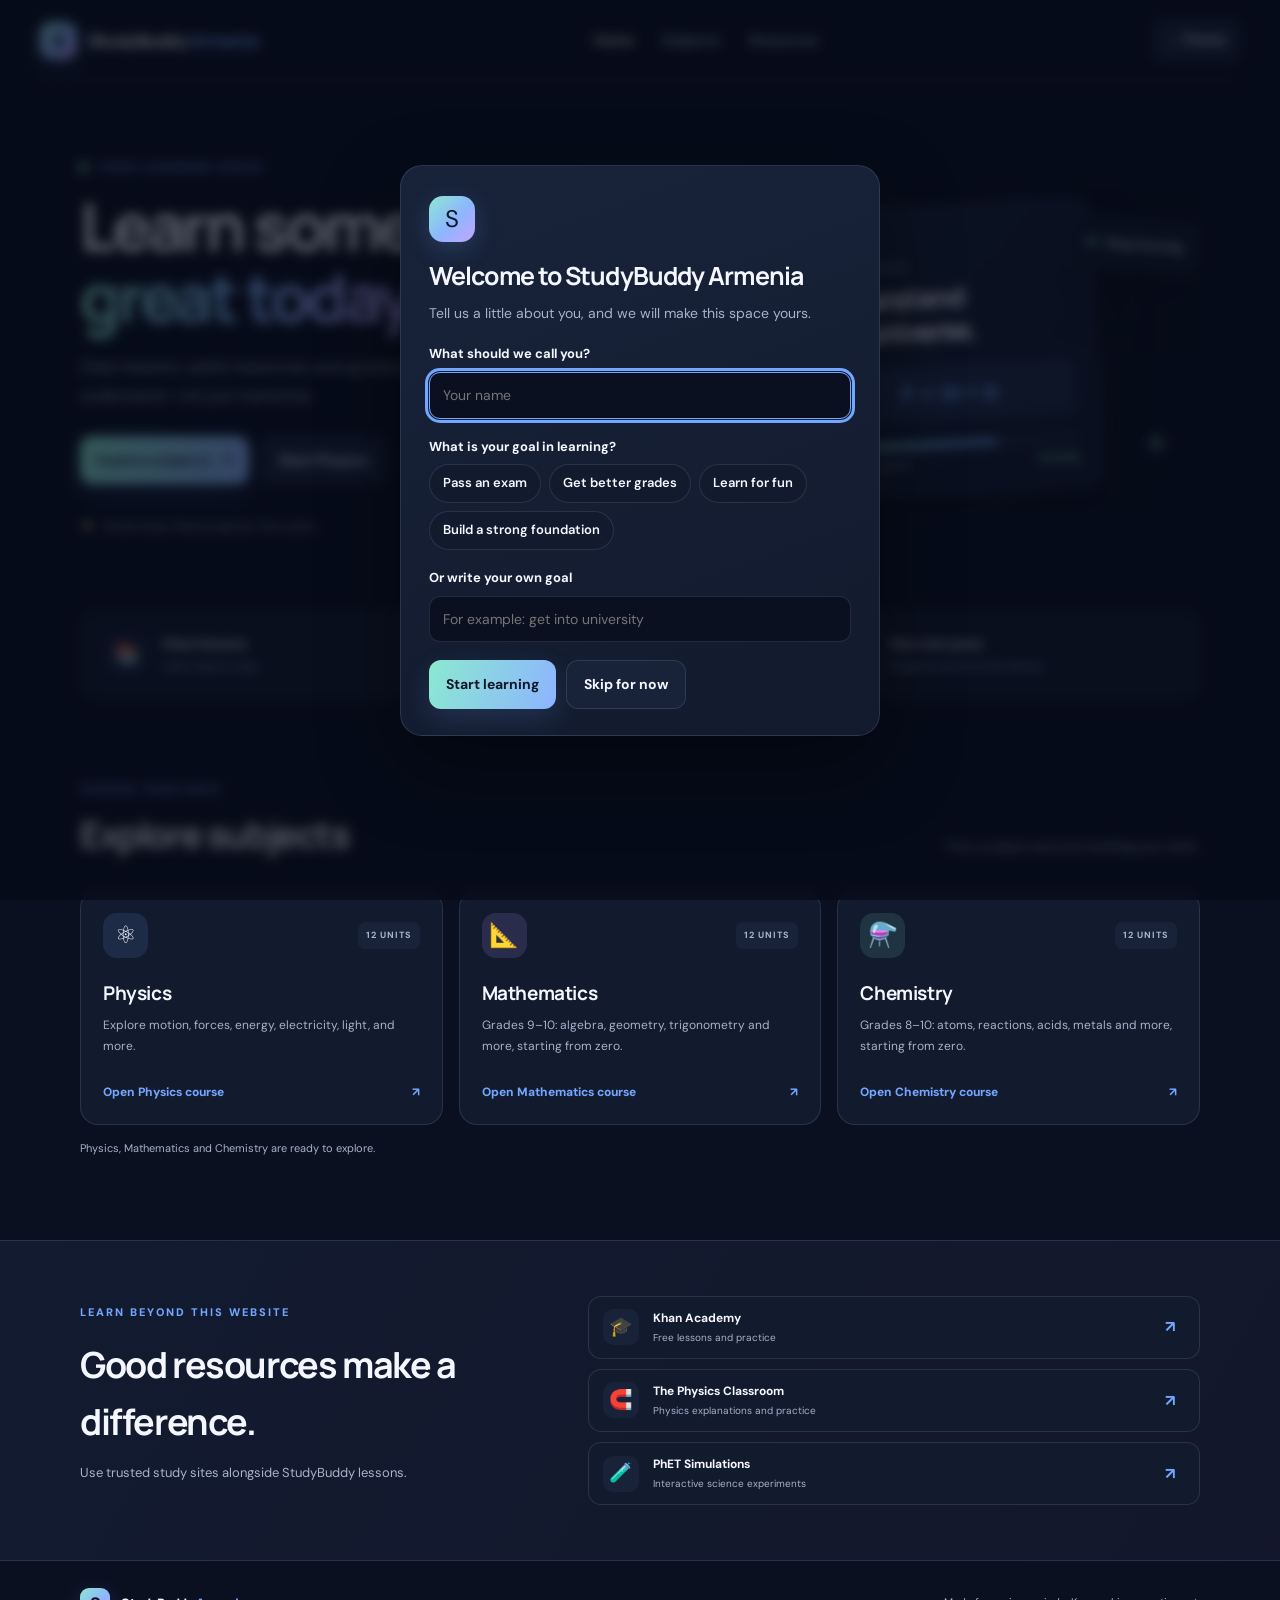
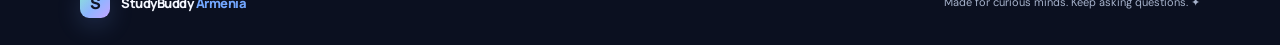
<file: index.html>
<!DOCTYPE html>
<html lang="en">
<head>
  <meta charset="UTF-8">
  <meta name="viewport" content="width=device-width, initial-scale=1.0">
  <meta name="description" content="StudyBuddy Armenia — learn smarter with lessons, practice and study resources.">
  <title>StudyBuddy Armenia | Learn Smarter</title>
  <link rel="stylesheet" href="style.css">
  <script src="script.js" defer></script>
</head>
<body>
  <header class="site-header">
    <a class="brand" href="index.html" aria-label="StudyBuddy Armenia home">
      <span class="brand-mark">S</span>
      <span>StudyBuddy <span class="brand-accent">Armenia</span></span>
    </a>
    <nav class="nav-links" aria-label="Main navigation">
      <a class="active" href="index.html">Home</a>
      <a href="#subjects">Subjects</a>
      <a href="#resources">Resources</a>
    </nav>
    <button class="theme-toggle" id="themeToggle" type="button" aria-label="Toggle light and dark theme">☼ Theme</button>
  </header>

  <main>
    <section class="hero container">
      <div class="hero-copy">
        <p class="welcome-line" id="welcomeLine" hidden><span id="welcomeText"></span> <button class="link-button" id="editProfile" type="button">Edit</button></p>
        <p class="eyebrow"><span class="eyebrow-dot"></span> YOUR LEARNING SPACE</p>
        <h1>Learn something<br><span class="gradient-text">great today.</span></h1>
        <p class="hero-description">Clear lessons, useful resources, and quizzes that help you understand—not just memorize.</p>
        <div class="hero-actions">
          <a class="button button-primary" href="#subjects">Explore subjects <span aria-hidden="true">↗</span></a>
          <a class="button button-secondary" href="physics.html">Start Physics</a>
        </div>
        <div class="hero-proof">
          <span class="proof-icon">✦</span>
          <span>Small steps. Real progress. Your pace.</span>
        </div>
      </div>
      <div class="hero-art" aria-label="Study illustration">
        <div class="orbit orbit-one"></div><div class="orbit orbit-two"></div>
        <div class="floating-note note-top"><span>✦</span> Keep learning</div>
        <div class="study-window">
          <div class="window-dots"><i></i><i></i><i></i></div>
          <div class="mini-label">TODAY'S FOCUS</div>
          <div class="mini-title">Understand<br>the universe.</div>
          <div class="mini-equation">F = m × a</div>
          <div class="mini-progress"><span></span></div>
          <div class="mini-progress-label"><span>Learning progress</span><strong>Growing</strong></div>
        </div>
        <div class="floating-note note-bottom"><span>✓</span> One question at a time</div>
        <div class="sparkle sparkle-one">✦</div><div class="sparkle sparkle-two">✧</div>
      </div>
    </section>

    <section class="stats container" aria-label="StudyBuddy features">
      <div class="stat"><span class="stat-icon">📚</span><div><strong>Clear lessons</strong><span>Learn step by step</span></div></div>
      <div class="stat"><span class="stat-icon">🧠</span><div><strong>Practice quizzes</strong><span>Check your understanding</span></div></div>
      <div class="stat"><span class="stat-icon">🌱</span><div><strong>Your own pace</strong><span>Progress saved on this device</span></div></div>
    </section>

    <section class="section container" id="subjects">
      <div class="section-heading">
        <div><p class="eyebrow">CHOOSE YOUR PATH</p><h2>Explore subjects</h2></div>
        <p class="section-subtitle">Pick a subject and start building your skills.</p>
      </div>
      <div class="subject-grid">
        <a class="subject-card physics-card" href="physics.html">
          <div class="subject-card-top"><span class="subject-icon">⚛</span><span class="subject-tag">12 UNITS</span></div>
          <h3>Physics</h3><p>Explore motion, forces, energy, electricity, light, and more.</p>
          <span class="card-link">Open Physics course <span>↗</span></span>
        </a>
        <a class="subject-card math-card" href="mathematics.html">
          <div class="subject-card-top"><span class="subject-icon">📐</span><span class="subject-tag">12 UNITS</span></div>
          <h3>Mathematics</h3><p>Grades 9–10: algebra, geometry, trigonometry and more, starting from zero.</p>
          <span class="card-link">Open Mathematics course <span>↗</span></span>
        </a>
        <a class="subject-card science-card" href="chemistry.html">
          <div class="subject-card-top"><span class="subject-icon">⚗️</span><span class="subject-tag">12 UNITS</span></div>
          <h3>Chemistry</h3><p>Grades 8–10: atoms, reactions, acids, metals and more, starting from zero.</p>
          <span class="card-link">Open Chemistry course <span>↗</span></span>
        </a>
      </div>
      <p class="small-note">Physics, Mathematics and Chemistry are ready to explore.</p>
    </section>

    <section class="resource-band" id="resources">
      <div class="container resource-band-inner">
        <div><p class="eyebrow">LEARN BEYOND THIS WEBSITE</p><h2>Good resources make a difference.</h2><p>Use trusted study sites alongside StudyBuddy lessons.</p></div>
        <div class="resource-links">
          <a href="https://www.khanacademy.org/science" target="_blank" rel="noopener noreferrer"><span>🎓</span><span><strong>Khan Academy</strong><small>Free lessons and practice</small></span><b>↗</b></a>
          <a href="https://www.physicsclassroom.com/class" target="_blank" rel="noopener noreferrer"><span>🧲</span><span><strong>The Physics Classroom</strong><small>Physics explanations and practice</small></span><b>↗</b></a>
          <a href="https://phet.colorado.edu/en/simulations/browse" target="_blank" rel="noopener noreferrer"><span>🧪</span><span><strong>PhET Simulations</strong><small>Interactive science experiments</small></span><b>↗</b></a>
        </div>
      </div>
    </section>
  </main>

  <footer class="site-footer container"><a class="brand footer-brand" href="index.html"><span class="brand-mark">S</span><span>StudyBuddy <span class="brand-accent">Armenia</span></span></a><p>Made for curious minds. Keep asking questions. ✦</p></footer>
  <dialog class="welcome-dialog" id="welcomeDialog" aria-labelledby="welcomeTitle">
    <form id="welcomeForm" novalidate>
      <span class="brand-mark welcome-mark" aria-hidden="true">S</span>
      <h2 id="welcomeTitle">Welcome to StudyBuddy Armenia</h2>
      <p class="welcome-sub">Tell us a little about you, and we will make this space yours.</p>
      <label class="field-label" for="learnerName">What should we call you?</label>
      <input class="field" id="learnerName" name="name" type="text" maxlength="30" autocomplete="given-name" placeholder="Your name">
      <fieldset class="goal-set"><legend class="field-label">What is your goal in learning?</legend><div class="goal-chips"><label class="goal-chip"><input type="radio" name="goal" value="Pass an exam"><span>Pass an exam</span></label><label class="goal-chip"><input type="radio" name="goal" value="Get better grades"><span>Get better grades</span></label><label class="goal-chip"><input type="radio" name="goal" value="Learn for fun"><span>Learn for fun</span></label><label class="goal-chip"><input type="radio" name="goal" value="Build a strong foundation"><span>Build a strong foundation</span></label></div></fieldset>
      <label class="field-label" for="goalOther">Or write your own goal</label>
      <input class="field" id="goalOther" name="goalOther" type="text" maxlength="80" placeholder="For example: get into university">
      <p class="form-error" id="welcomeError" role="alert" hidden></p>
      <div class="welcome-actions"><button class="button button-primary" type="submit">Start learning</button><button class="button button-secondary" id="skipWelcome" type="button">Skip for now</button></div>
    </form>
  </dialog>
</body>
</html>
</file>
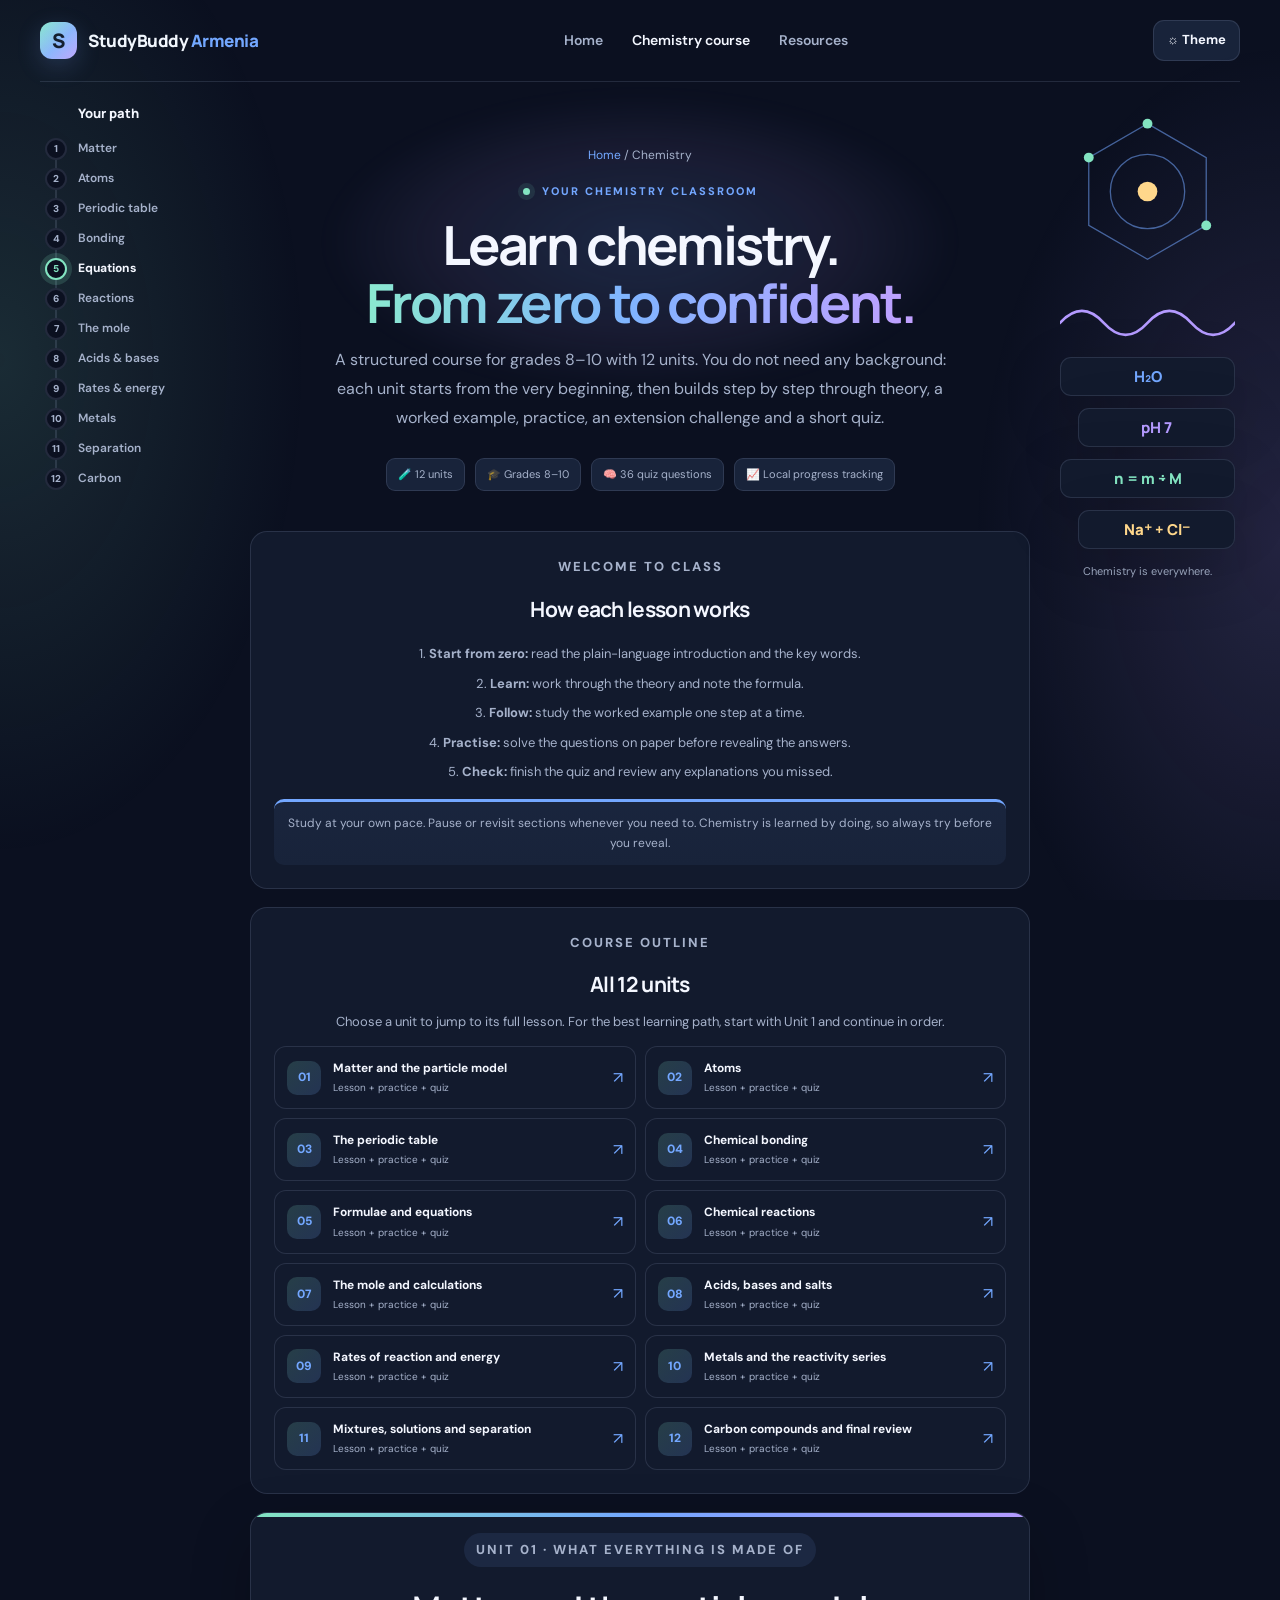
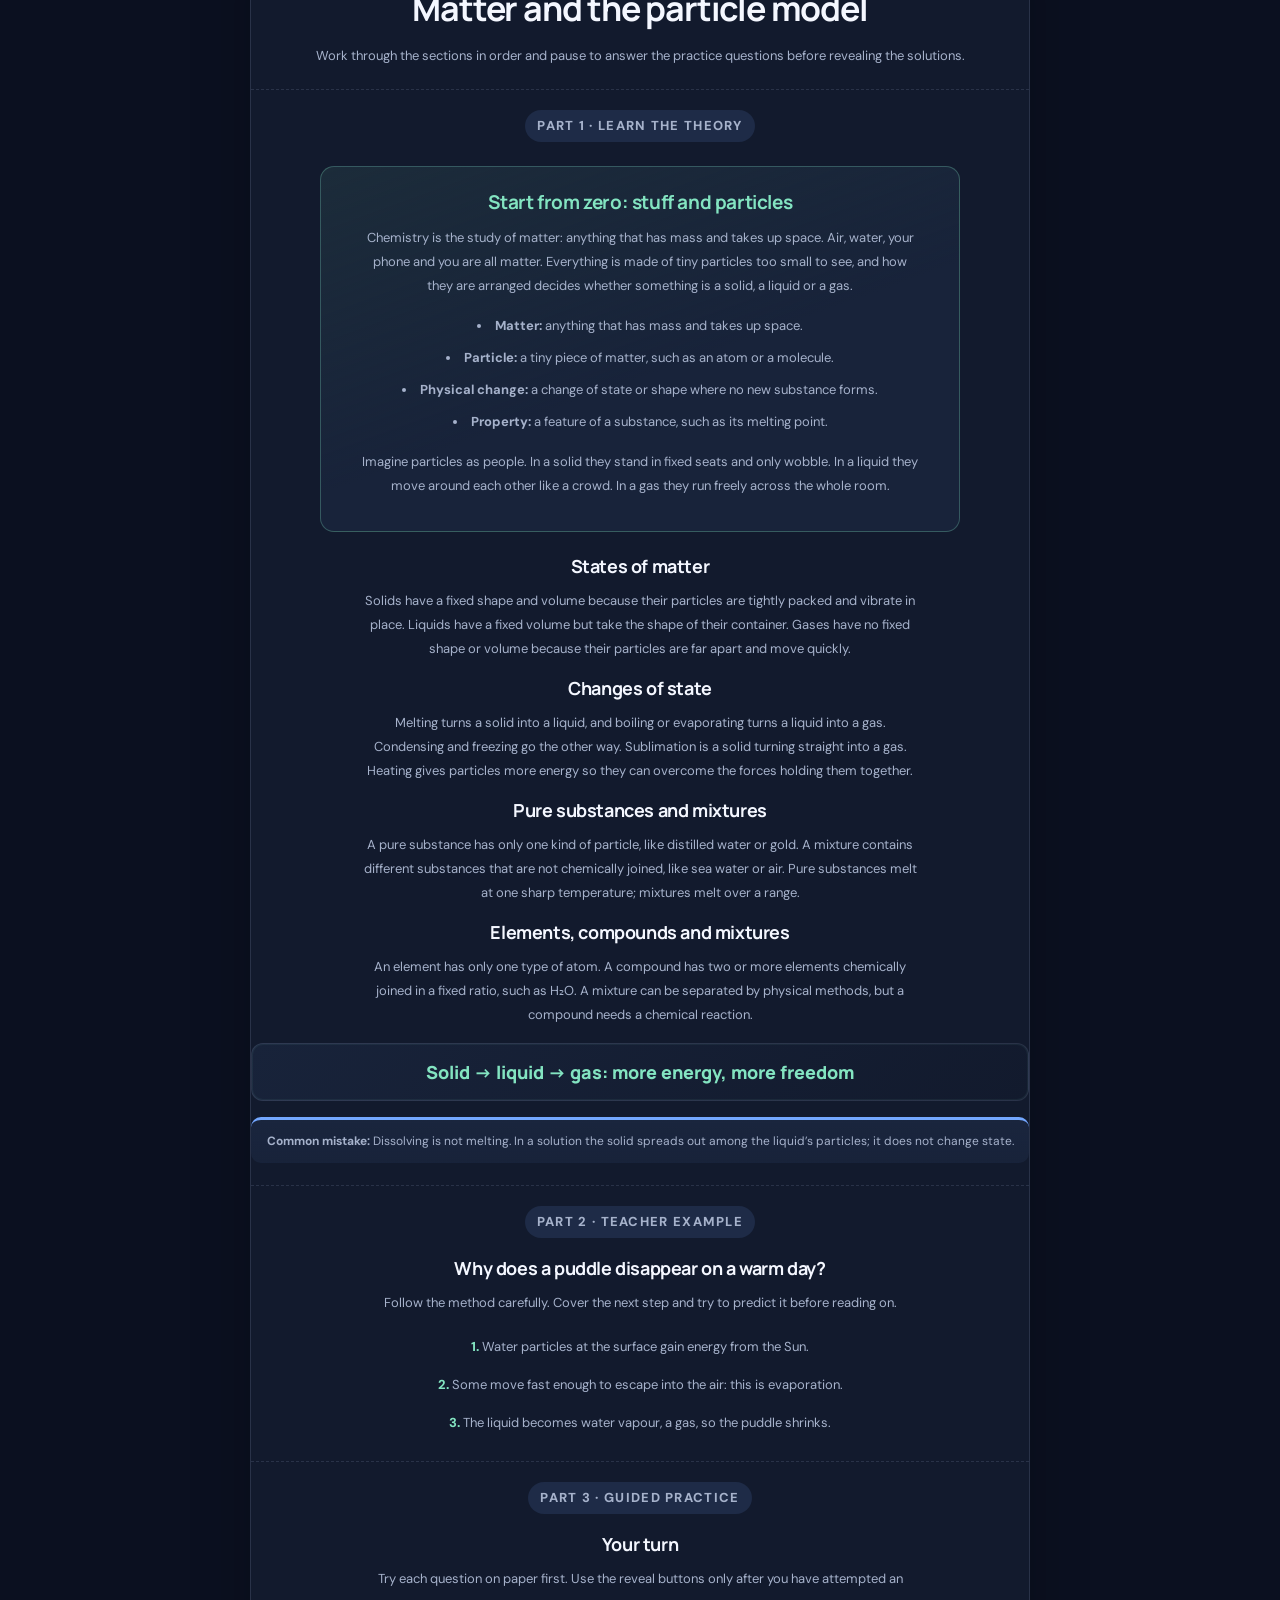
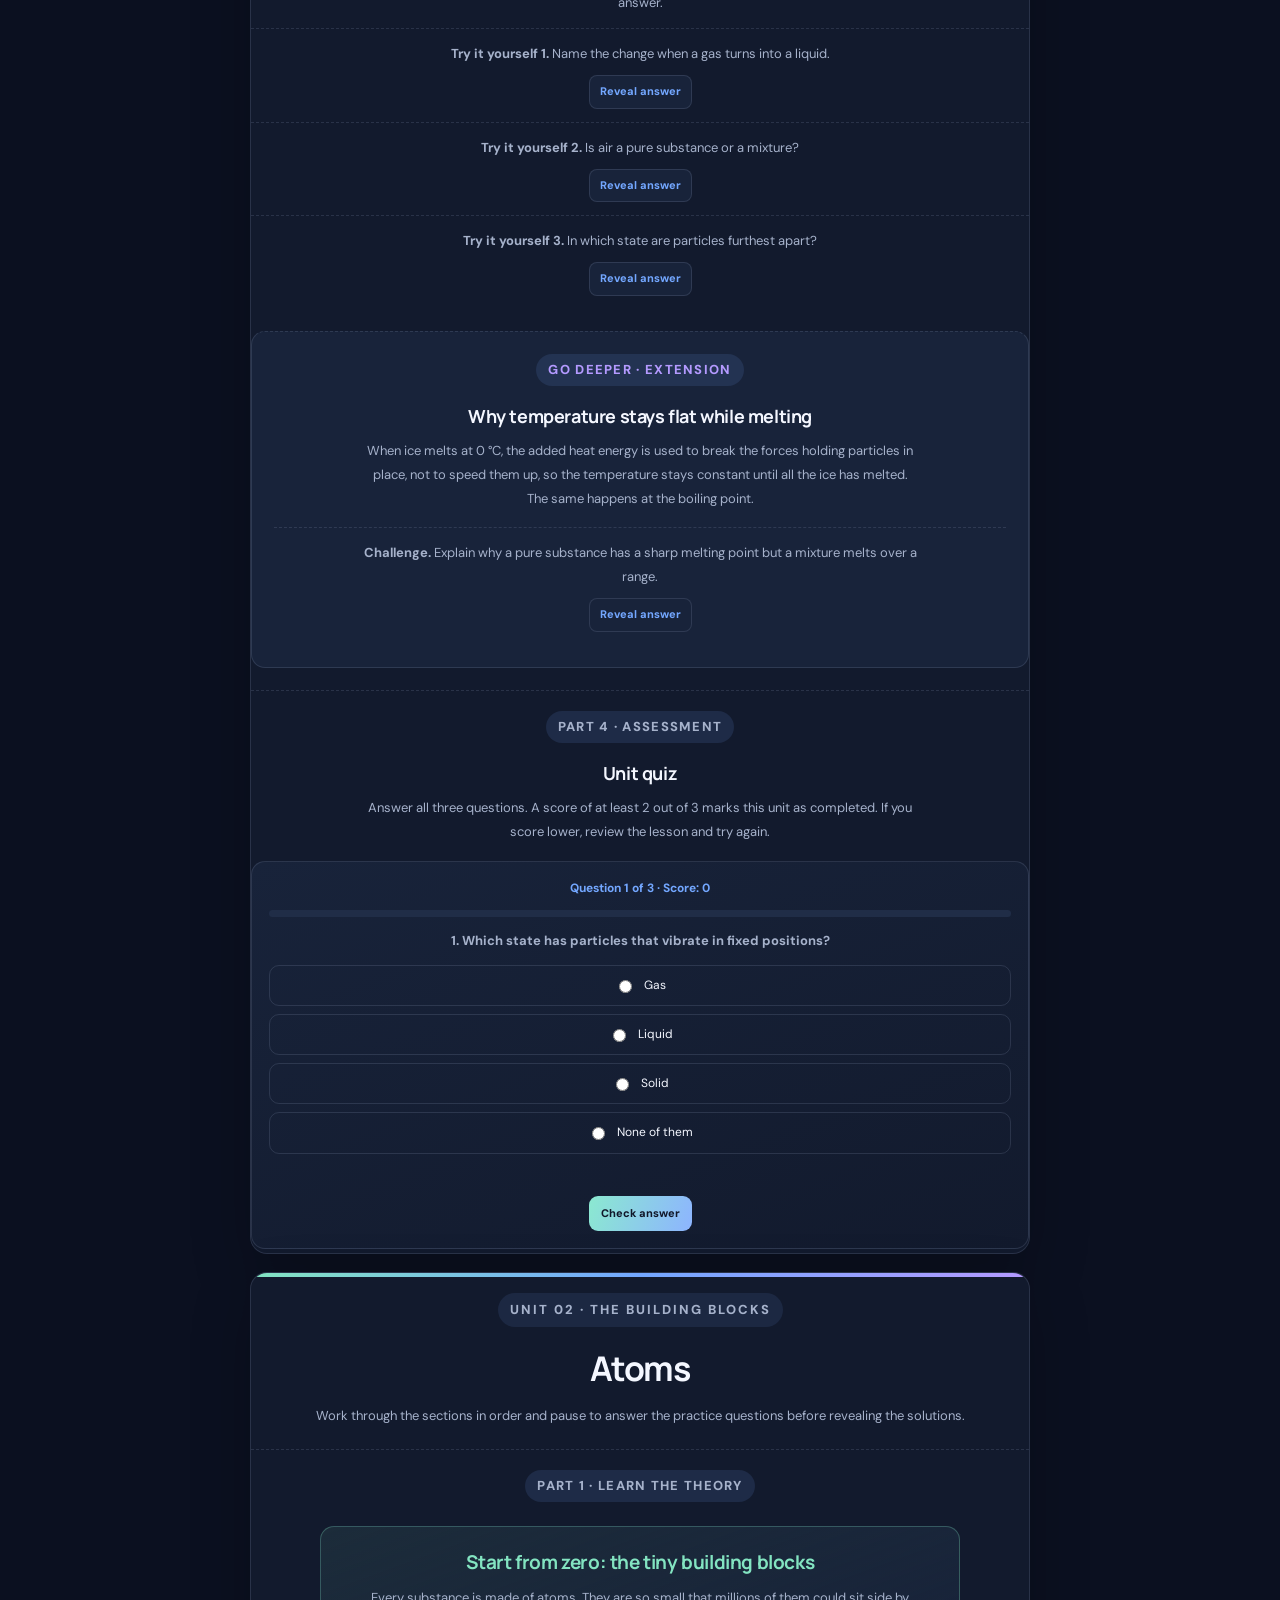
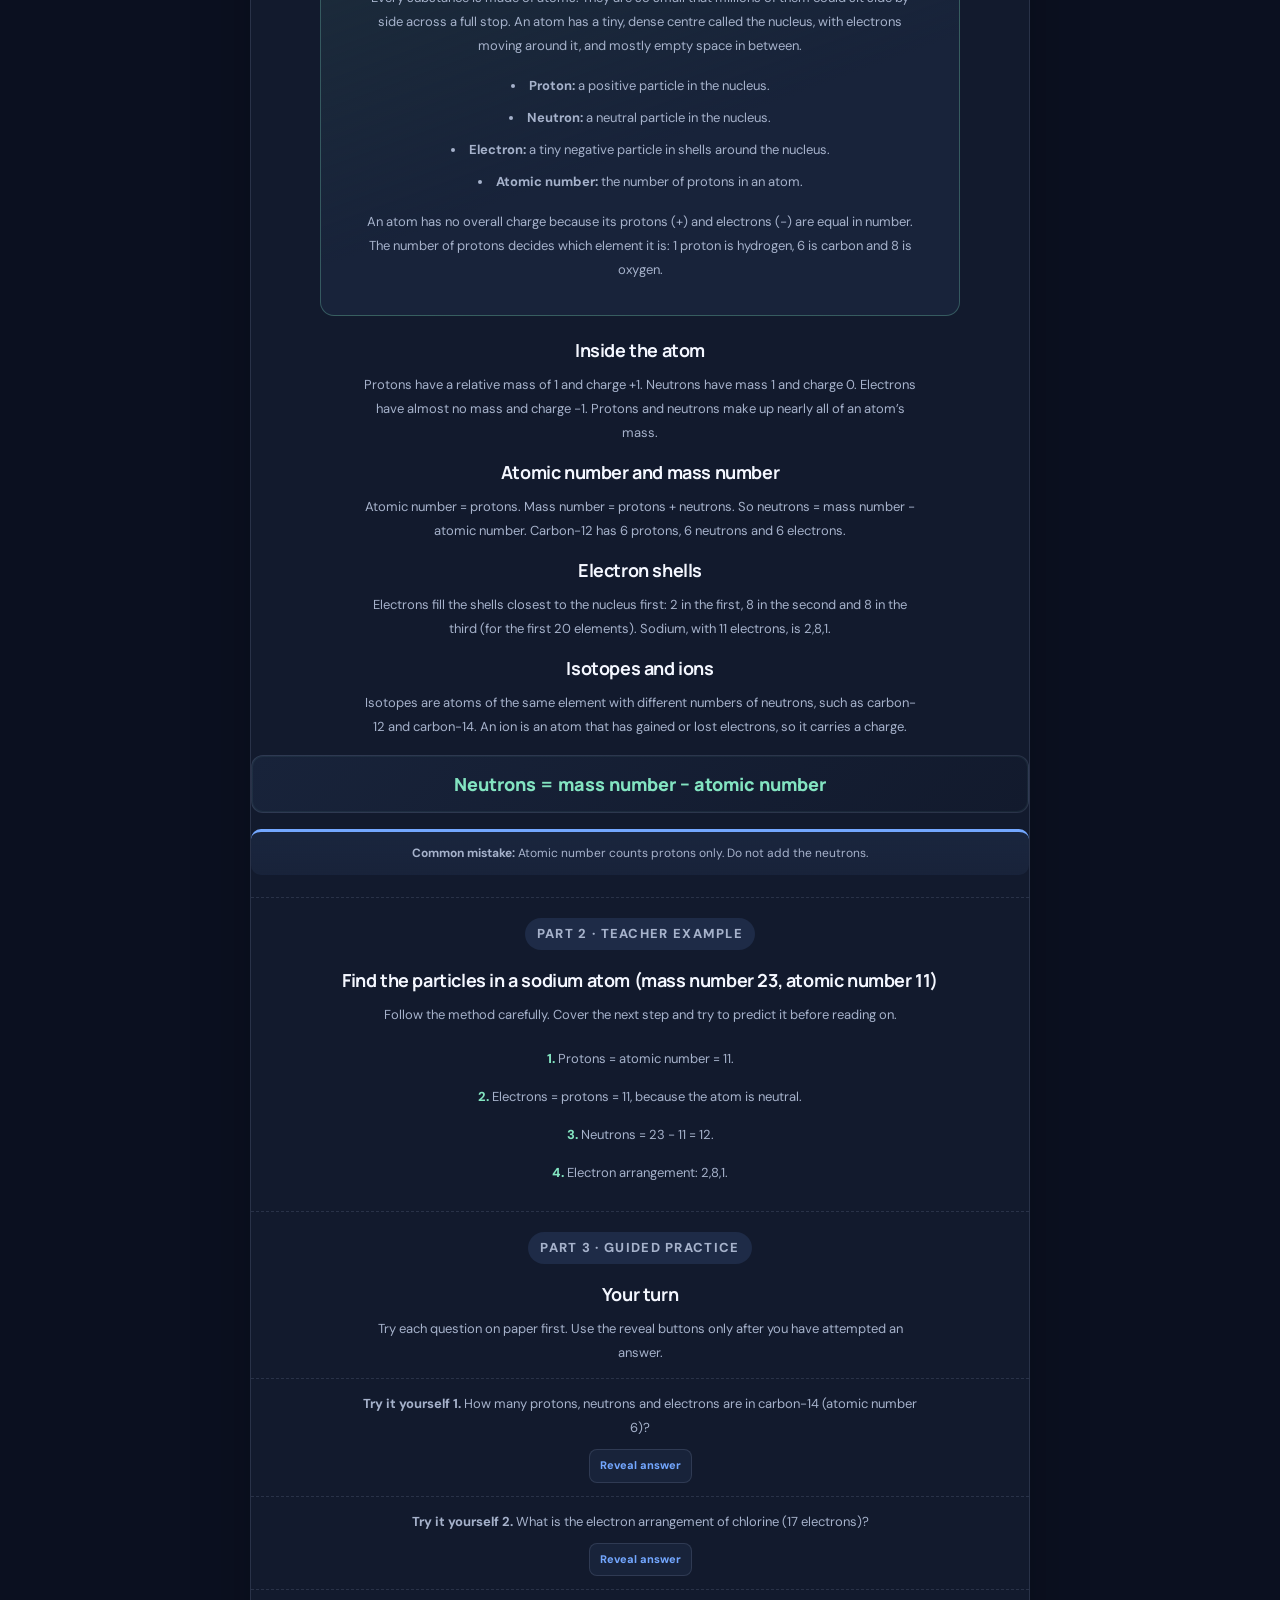
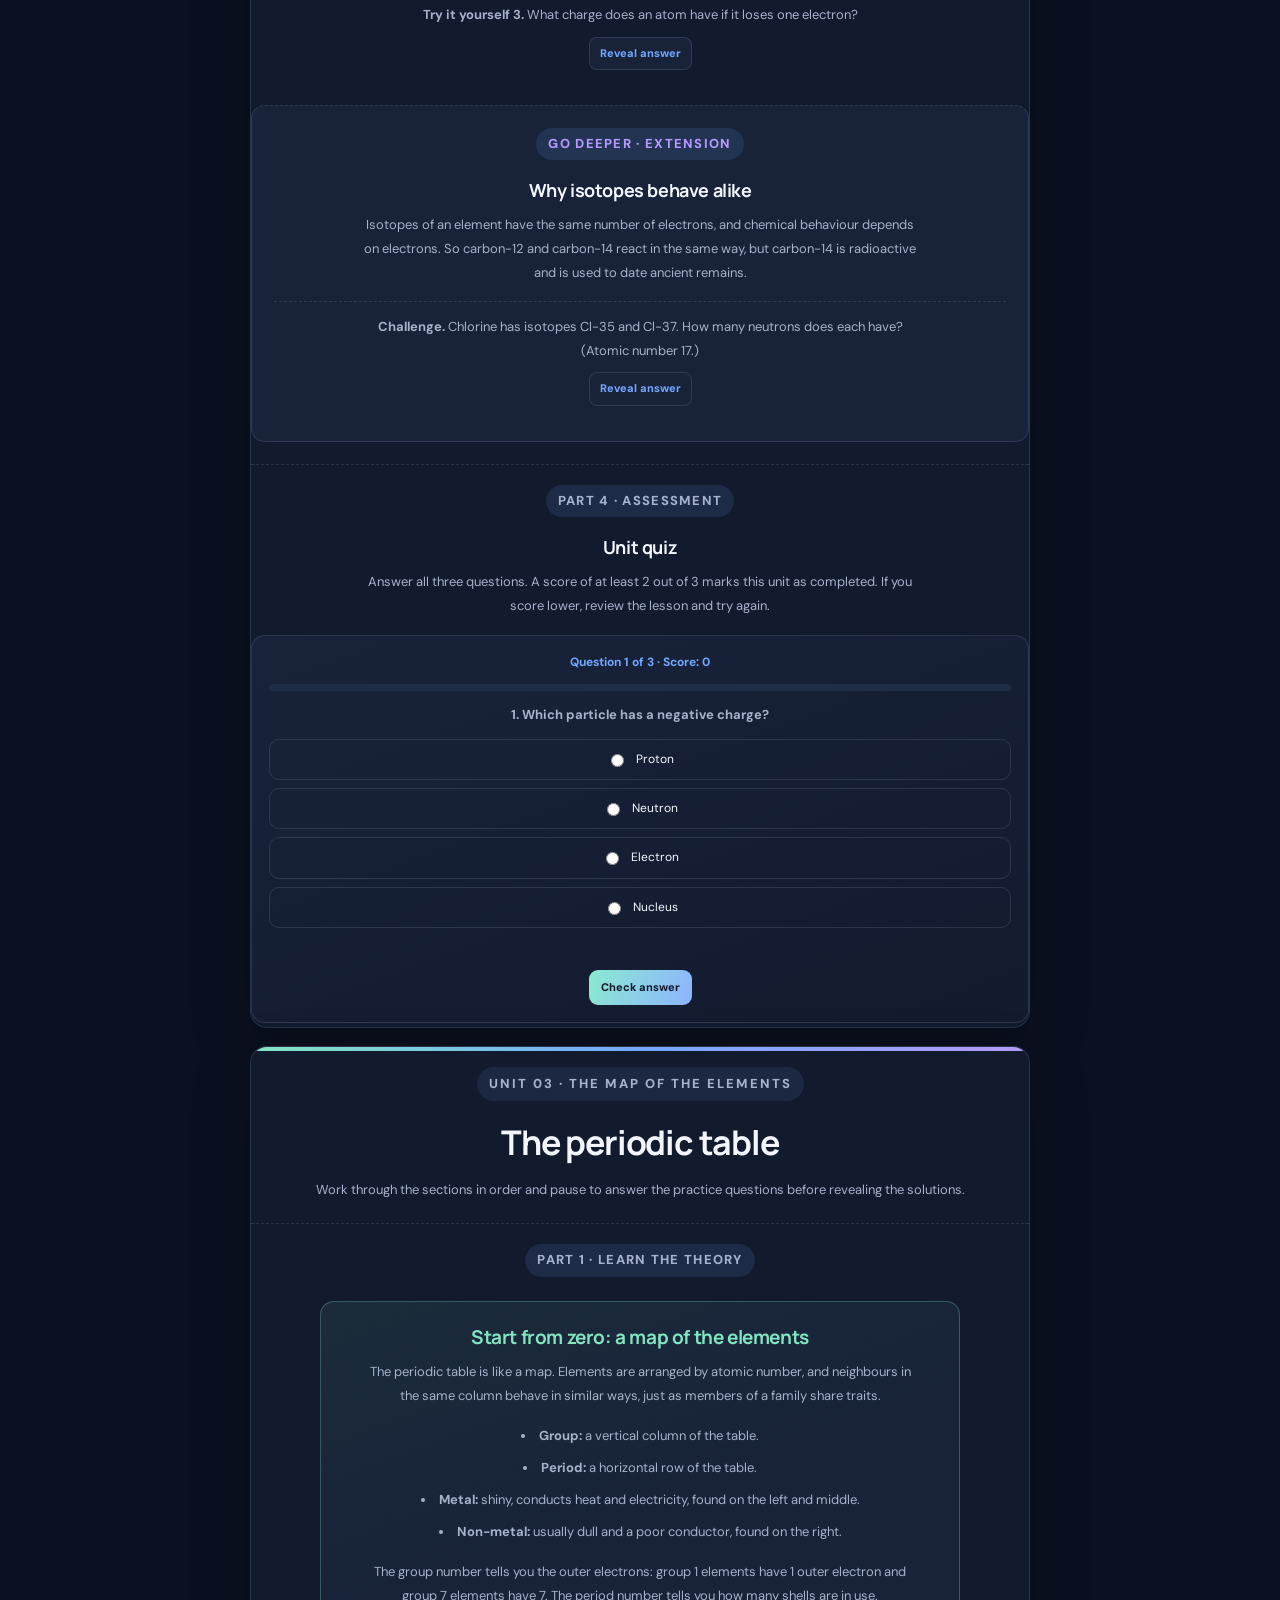
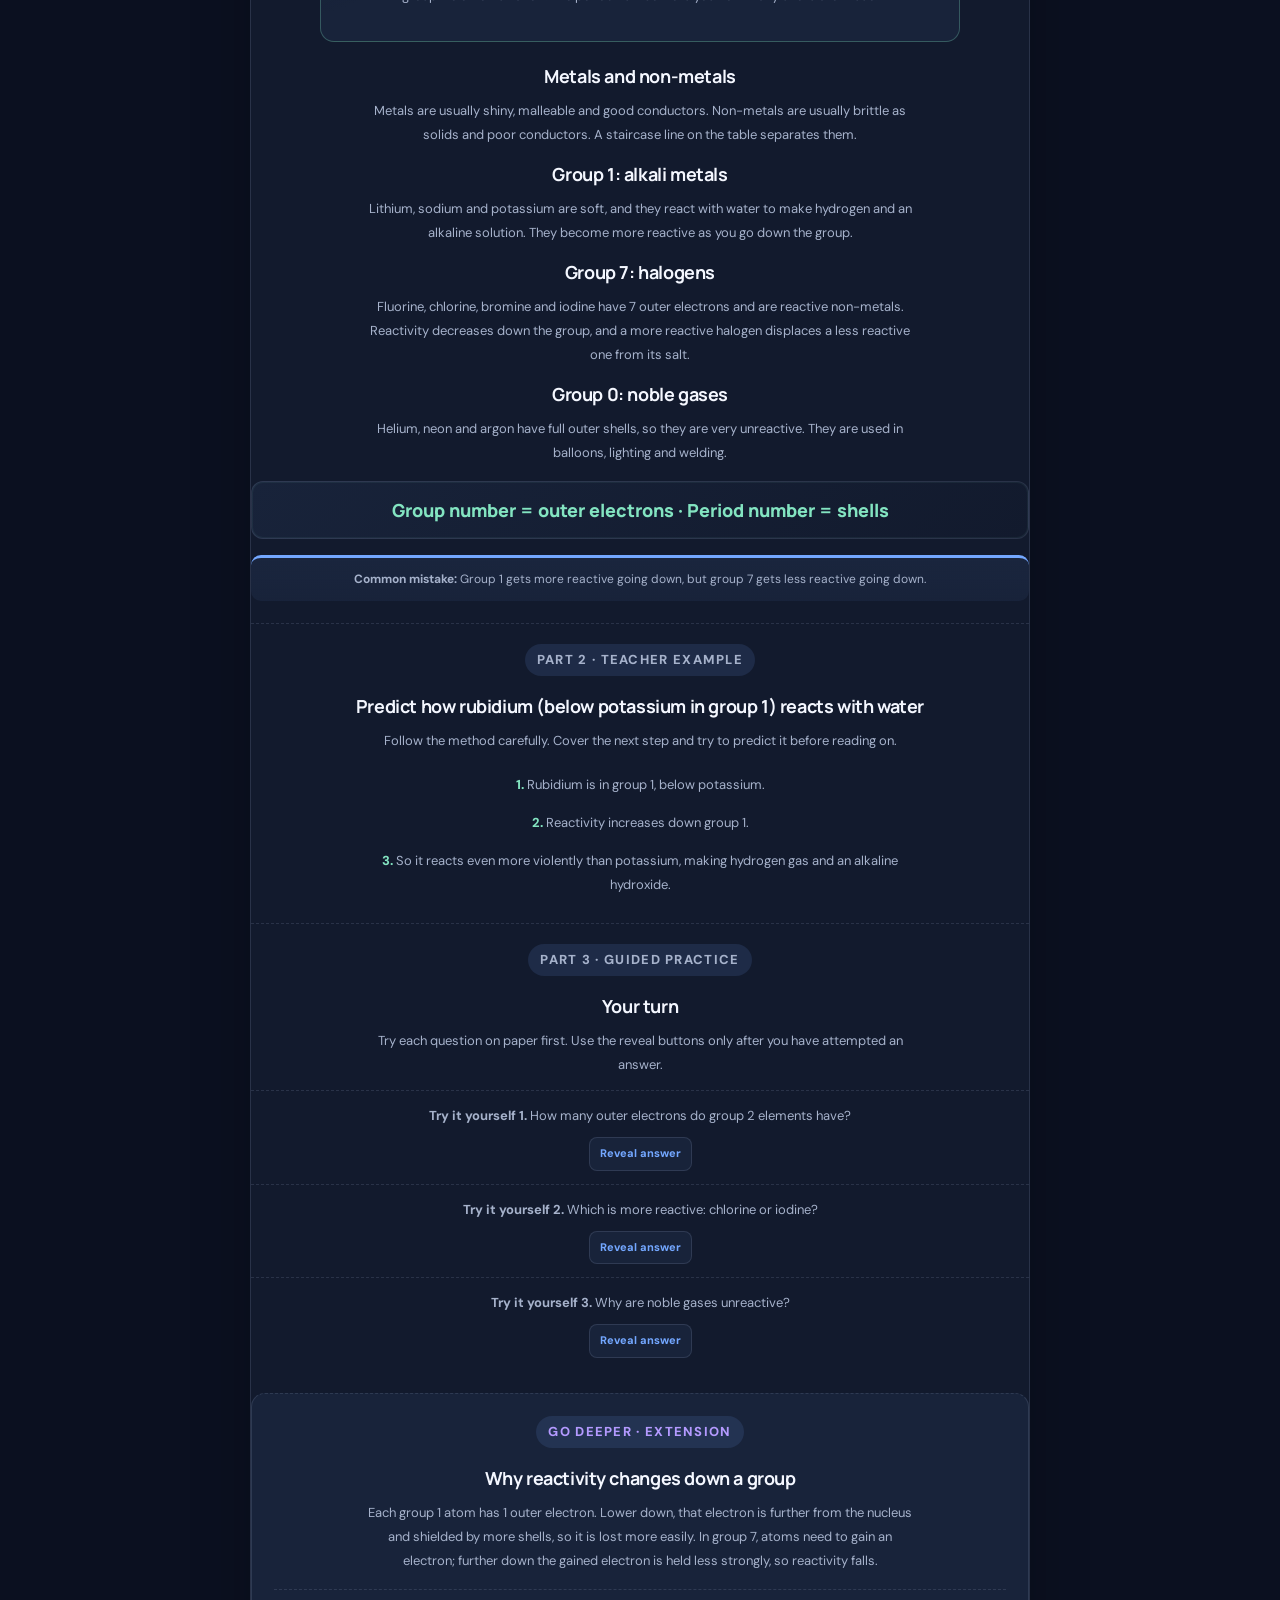
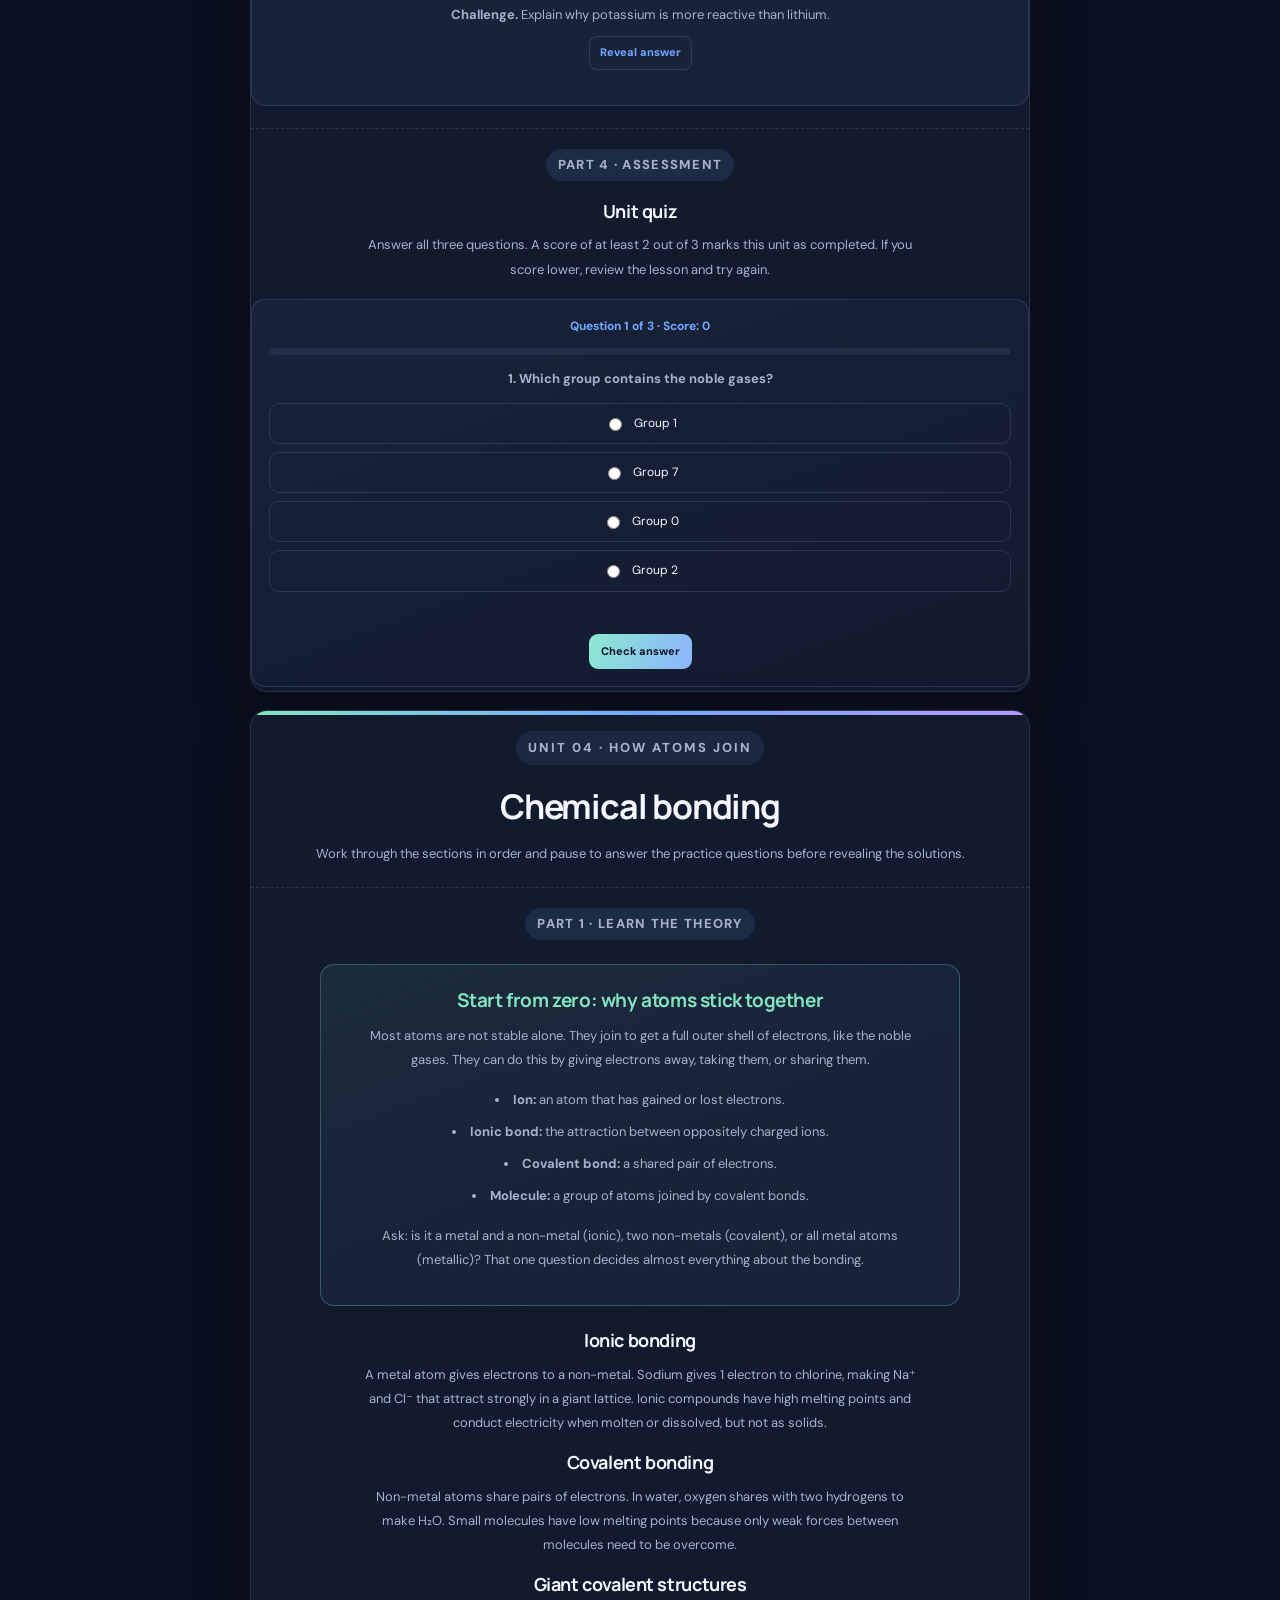
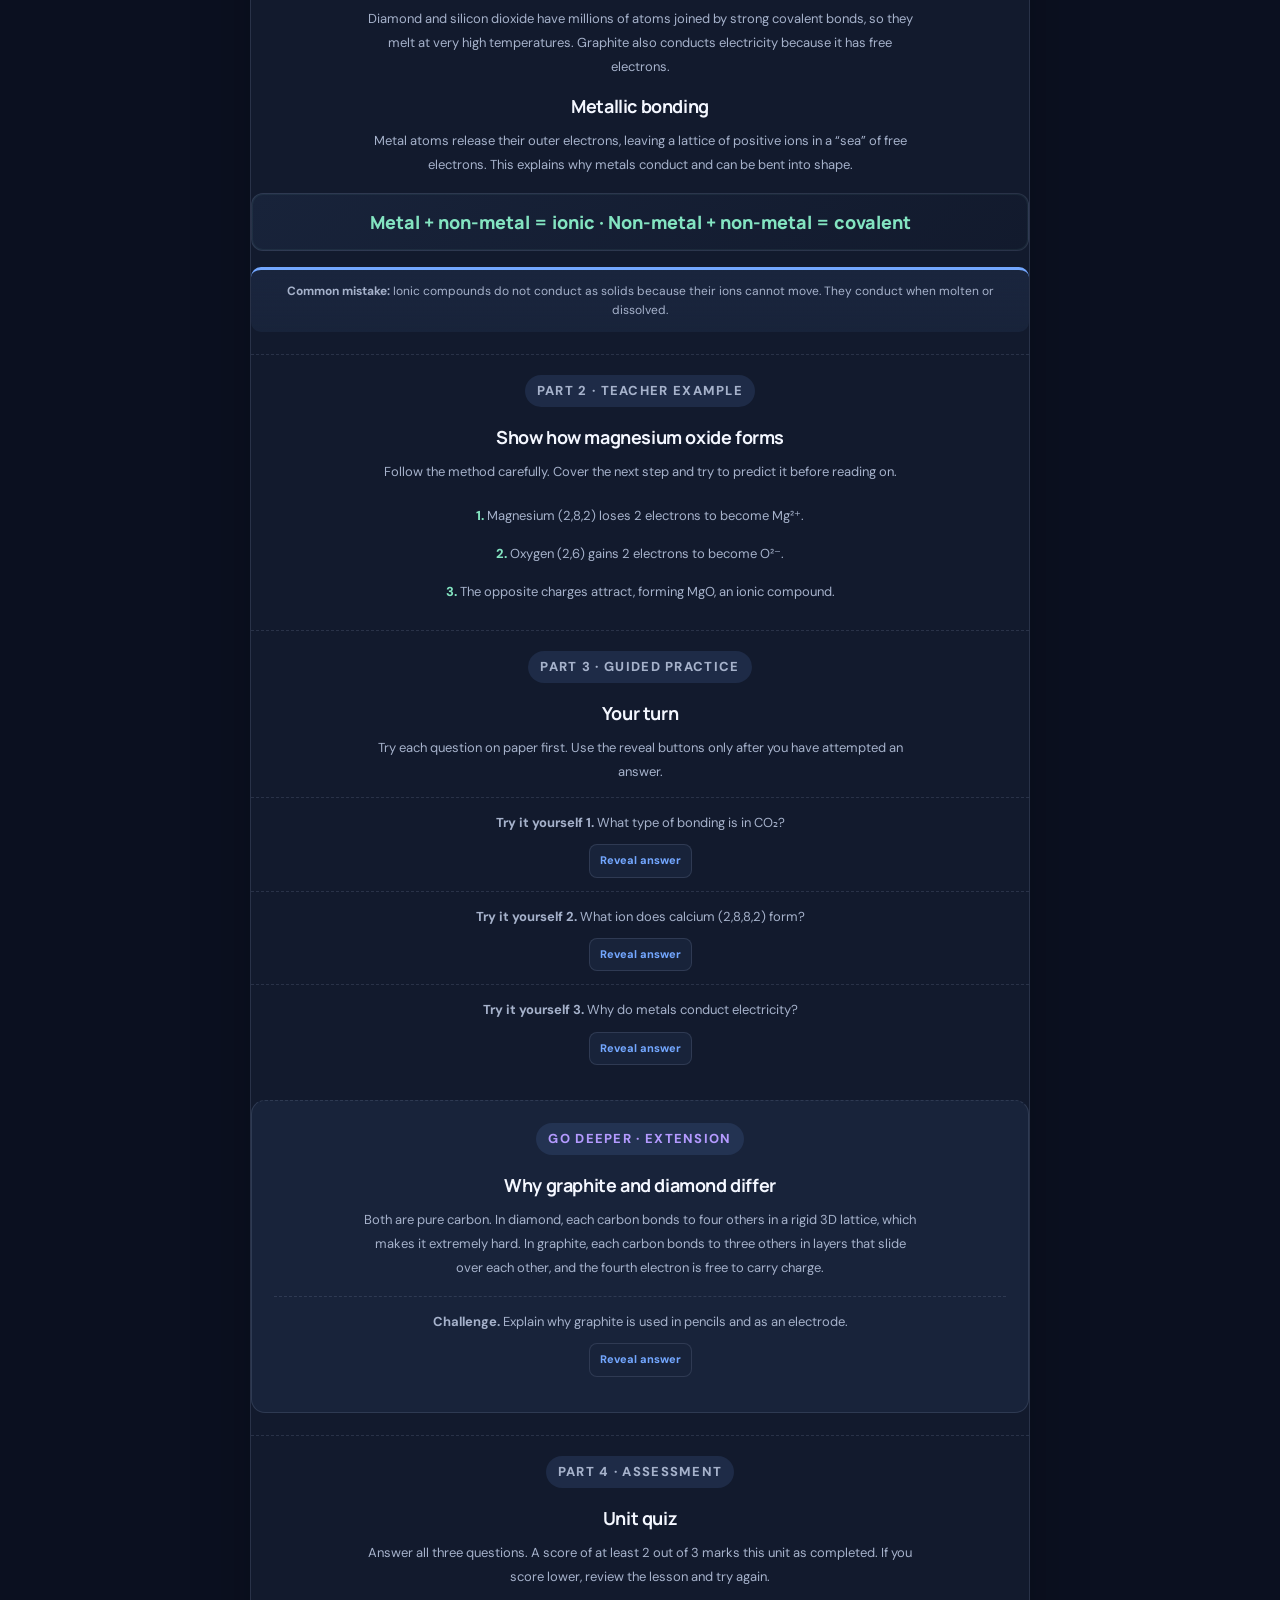
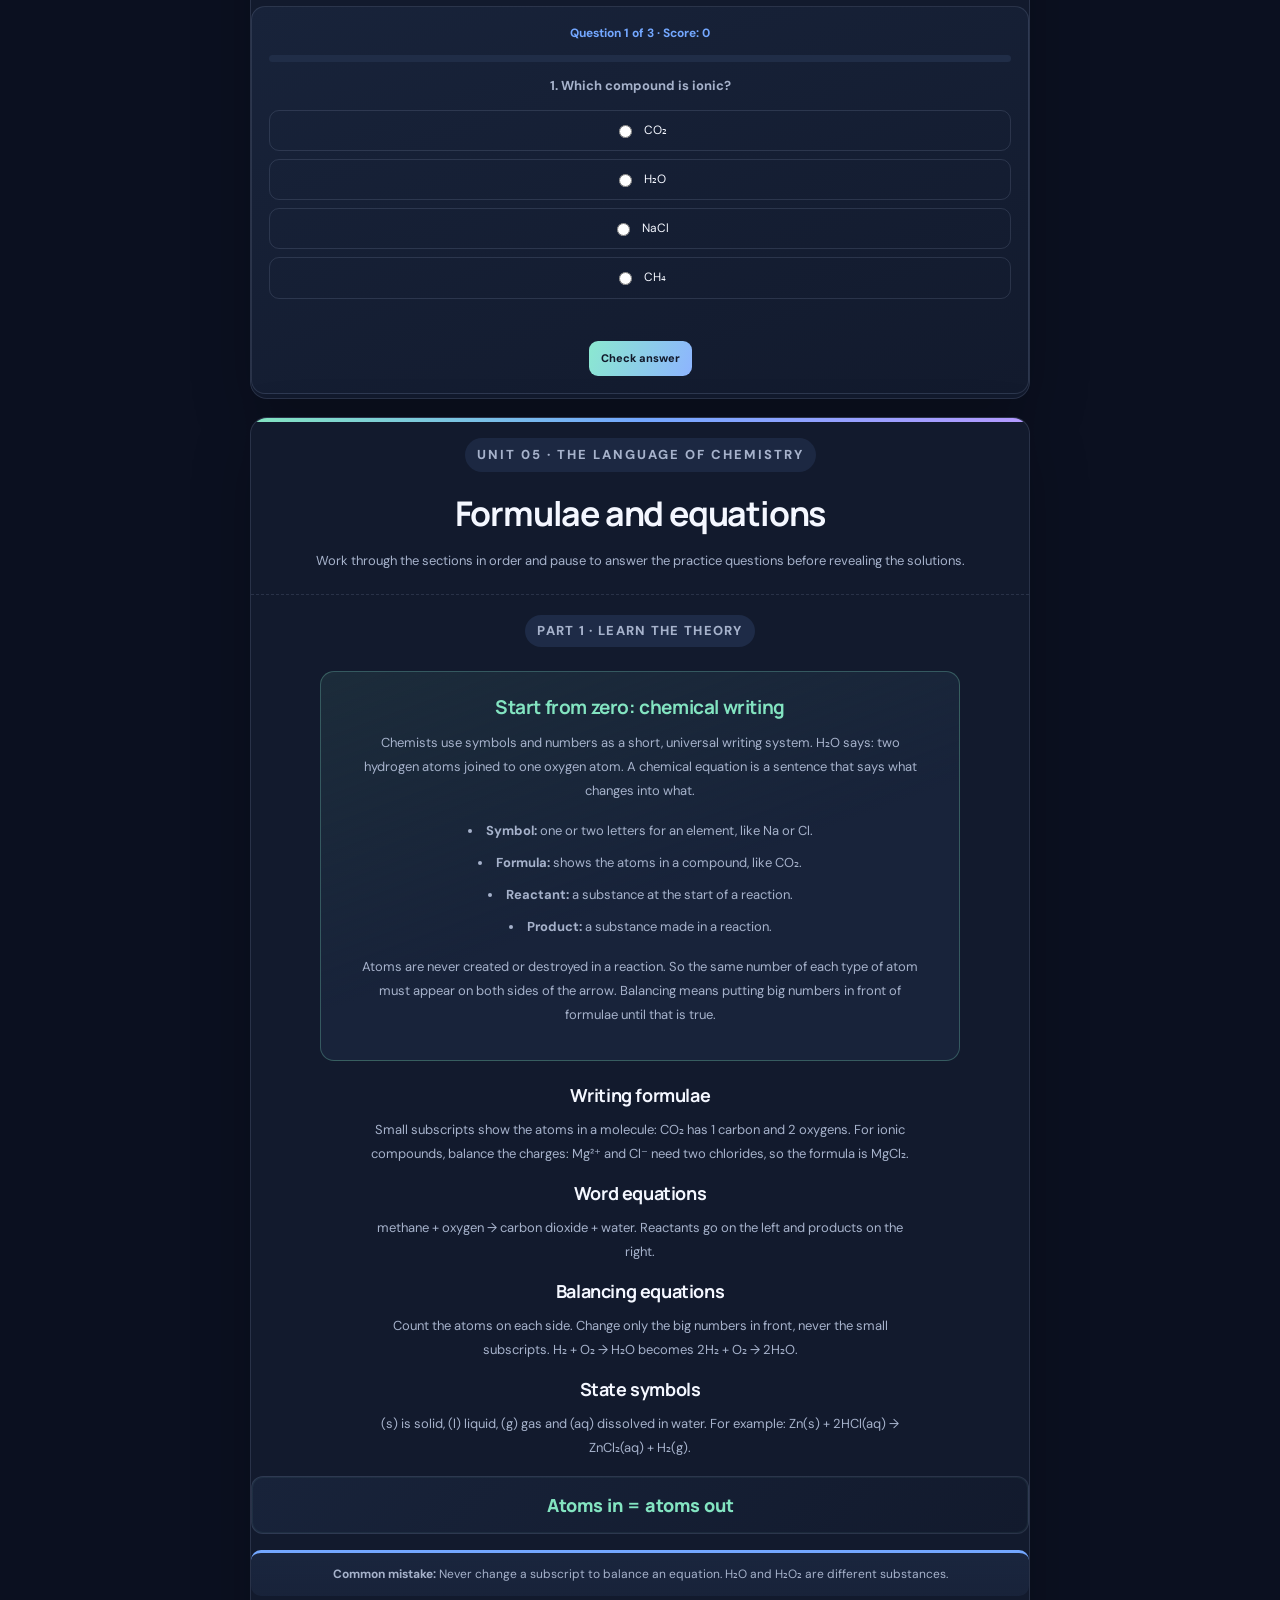
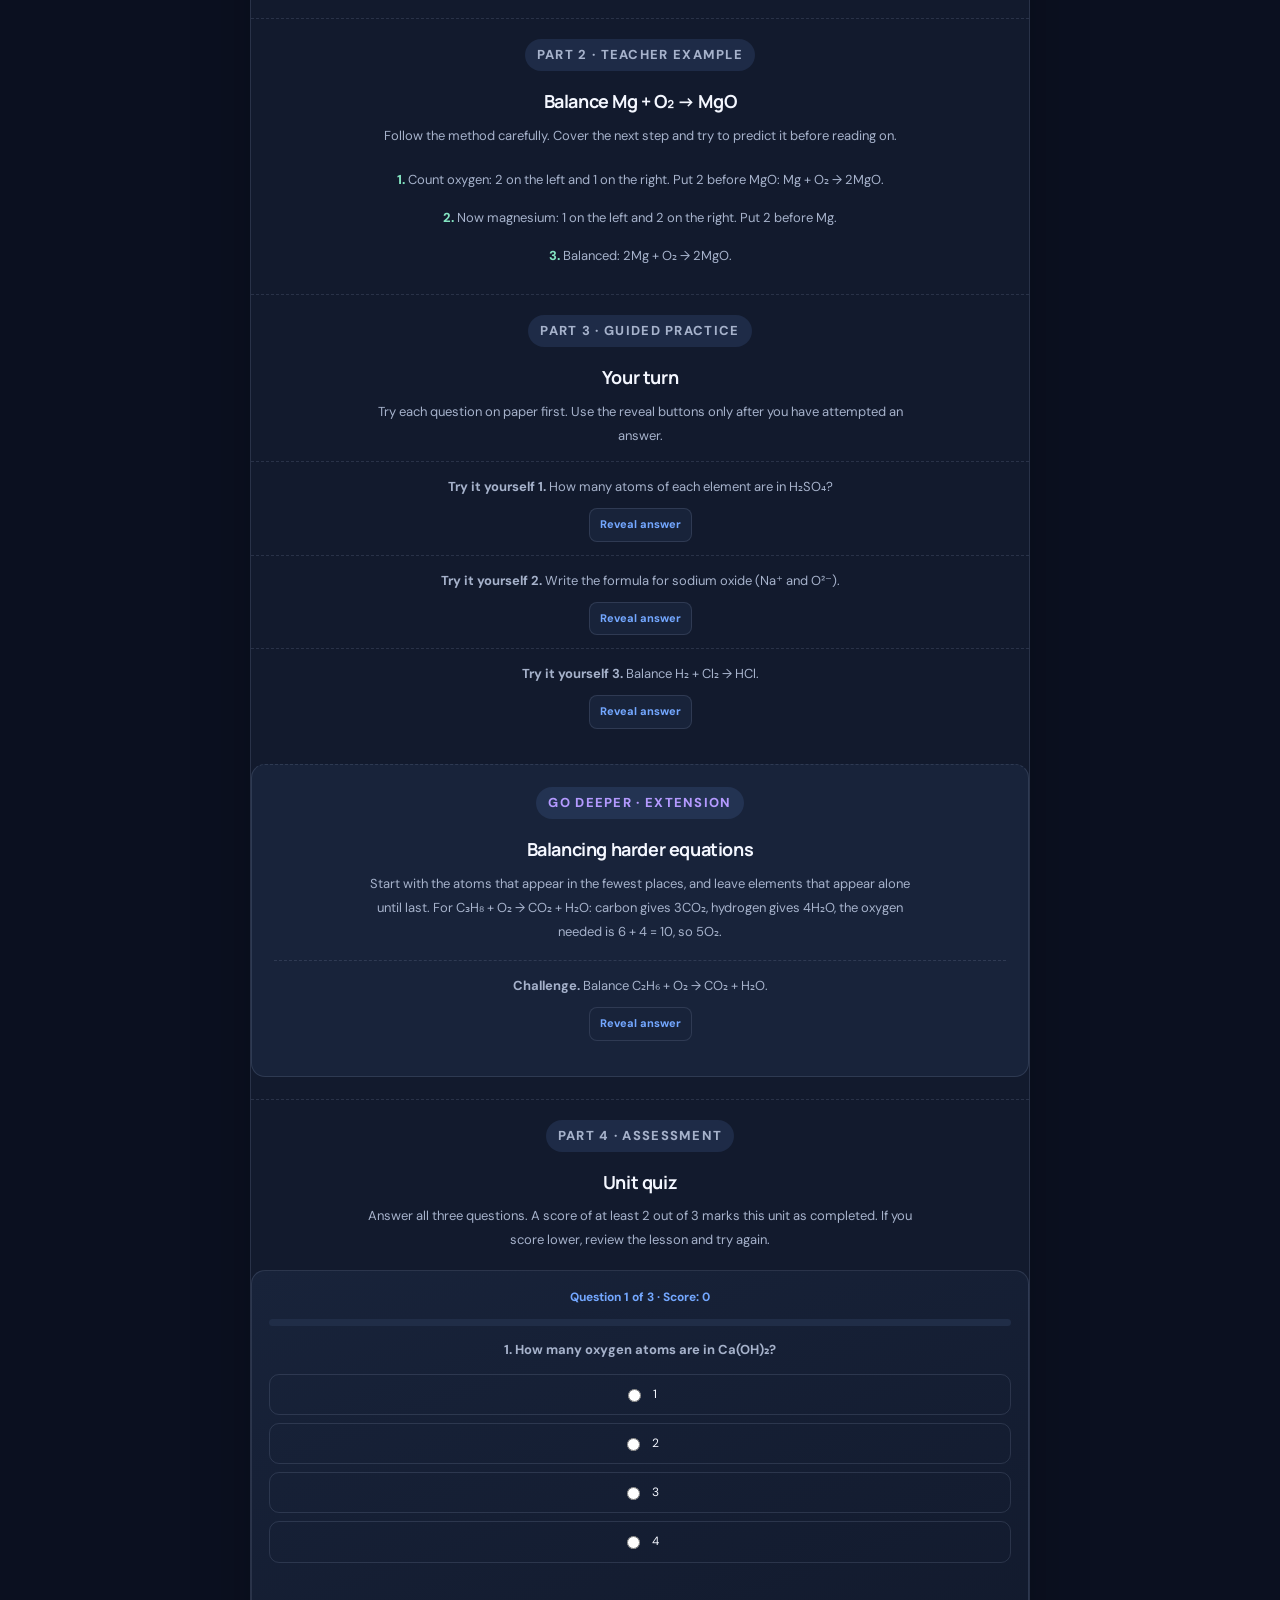
<file: chemistry.html>
<!DOCTYPE html>
<html lang="en">
<head>
  <meta charset="UTF-8">
  <meta name="viewport" content="width=device-width, initial-scale=1.0">
  <meta name="description" content="StudyBuddy Chemistry: a 12-unit grade 8–10 course that starts from zero, with examples, practice, quizzes and free resources.">
  <title>Chemistry Course | StudyBuddy Armenia</title>
  <link rel="stylesheet" href="style.css">
  <script src="script.js" defer></script>
  <script src="chem.js" defer></script>
</head>
<body>
  <div class="side-glow glow-left" aria-hidden="true"></div><div class="side-glow glow-right" aria-hidden="true"></div>
  <aside class="side-rail rail-left" aria-label="Unit tracker"><p class="rail-title">Your path</p><ol class="rail-units"><li><a class="rail-link" href="#lesson-1" data-u="1"><span>1</span>Matter</a></li><li><a class="rail-link" href="#lesson-2" data-u="2"><span>2</span>Atoms</a></li><li><a class="rail-link" href="#lesson-3" data-u="3"><span>3</span>Periodic table</a></li><li><a class="rail-link" href="#lesson-4" data-u="4"><span>4</span>Bonding</a></li><li><a class="rail-link" href="#lesson-5" data-u="5"><span>5</span>Equations</a></li><li><a class="rail-link" href="#lesson-6" data-u="6"><span>6</span>Reactions</a></li><li><a class="rail-link" href="#lesson-7" data-u="7"><span>7</span>The mole</a></li><li><a class="rail-link" href="#lesson-8" data-u="8"><span>8</span>Acids &amp; bases</a></li><li><a class="rail-link" href="#lesson-9" data-u="9"><span>9</span>Rates &amp; energy</a></li><li><a class="rail-link" href="#lesson-10" data-u="10"><span>10</span>Metals</a></li><li><a class="rail-link" href="#lesson-11" data-u="11"><span>11</span>Separation</a></li><li><a class="rail-link" href="#lesson-12" data-u="12"><span>12</span>Carbon</a></li></ol></aside>
  <aside class="side-rail rail-right" aria-hidden="true">
    <svg viewBox="0 0 160 160"><g class="atom-spin"><polygon class="atom-ring" points="80,18 133.7,49 133.7,111 80,142 26.3,111 26.3,49"/><circle class="atom-ring" cx="80" cy="80" r="34"/><circle class="atom-e" cx="80" cy="18" r="4.5"/><circle class="atom-e" cx="133.7" cy="111" r="4.5"/><circle class="atom-e" cx="26.3" cy="49" r="4.5"/></g><circle class="atom-core" cx="80" cy="80" r="9"/></svg>
    <svg viewBox="0 0 160 40" style="margin-top:22px"><defs><clipPath id="waveClip"><rect width="160" height="40"/></clipPath></defs><g clip-path="url(#waveClip)"><path class="wave-path" d="M0 20 Q20 -2 40 20 T80 20 T120 20 T160 20 T200 20 T240 20"/></g></svg>
    <span class="formula-chip">H₂O</span><span class="formula-chip">pH 7</span><span class="formula-chip">n = m ÷ M</span><span class="formula-chip">Na⁺ + Cl⁻</span>
    <p class="rail-caption">Chemistry is everywhere.</p>
  </aside>
  <header class="site-header">
    <a class="brand" href="index.html"><span class="brand-mark">S</span><span>StudyBuddy <span class="brand-accent">Armenia</span></span></a>
    <nav class="nav-links" aria-label="Main navigation"><a href="index.html">Home</a><a class="active" href="#units">Chemistry course</a><a href="#resources">Resources</a></nav>
    <button class="theme-toggle" id="themeToggle" type="button" aria-label="Toggle light and dark theme">☼ Theme</button>
  </header>
  <main class="container">
    <section class="course-hero">
      <div class="breadcrumbs"><a href="index.html">Home</a> / Chemistry</div>
      <p class="eyebrow"><span class="eyebrow-dot"></span> YOUR CHEMISTRY CLASSROOM</p>
      <h1>Learn chemistry.<br><span class="gradient-text">From zero to confident.</span></h1>
      <p class="hero-description">A structured course for grades 8–10 with 12 units. You do not need any background: each unit starts from the very beginning, then builds step by step through theory, a worked example, practice, an extension challenge and a short quiz.</p>
      <div class="course-meta"><span class="meta-pill">🧪 12 units</span><span class="meta-pill">🎓 Grades 8–10</span><span class="meta-pill">🧠 36 quiz questions</span><span class="meta-pill">📈 Local progress tracking</span></div>
    </section>
    <div class="course-layout">
      <div class="course-main">
        <section class="panel" id="start">
          <p class="eyebrow">WELCOME TO CLASS</p><h2>How each lesson works</h2>
          <ol>
            <li><strong>Start from zero:</strong> read the plain-language introduction and the key words.</li>
            <li><strong>Learn:</strong> work through the theory and note the formula.</li>
            <li><strong>Follow:</strong> study the worked example one step at a time.</li>
            <li><strong>Practise:</strong> solve the questions on paper before revealing the answers.</li>
            <li><strong>Check:</strong> finish the quiz and review any explanations you missed.</li>
          </ol>
          <div class="callout">Study at your own pace. Pause or revisit sections whenever you need to. Chemistry is learned by doing, so always try before you reveal.</div>
        </section>
        <section class="panel" id="units">
          <p class="eyebrow">COURSE OUTLINE</p><h2>All 12 units</h2>
          <p>Choose a unit to jump to its full lesson. For the best learning path, start with Unit 1 and continue in order.</p>
          <div class="unit-list"><a class="unit-link" href="#lesson-1"><span class="unit-number">01</span><span><strong>Matter and the particle model</strong><small>Lesson + practice + quiz</small></span><span class="unit-arrow">↗</span></a><a class="unit-link" href="#lesson-2"><span class="unit-number">02</span><span><strong>Atoms</strong><small>Lesson + practice + quiz</small></span><span class="unit-arrow">↗</span></a><a class="unit-link" href="#lesson-3"><span class="unit-number">03</span><span><strong>The periodic table</strong><small>Lesson + practice + quiz</small></span><span class="unit-arrow">↗</span></a><a class="unit-link" href="#lesson-4"><span class="unit-number">04</span><span><strong>Chemical bonding</strong><small>Lesson + practice + quiz</small></span><span class="unit-arrow">↗</span></a><a class="unit-link" href="#lesson-5"><span class="unit-number">05</span><span><strong>Formulae and equations</strong><small>Lesson + practice + quiz</small></span><span class="unit-arrow">↗</span></a><a class="unit-link" href="#lesson-6"><span class="unit-number">06</span><span><strong>Chemical reactions</strong><small>Lesson + practice + quiz</small></span><span class="unit-arrow">↗</span></a><a class="unit-link" href="#lesson-7"><span class="unit-number">07</span><span><strong>The mole and calculations</strong><small>Lesson + practice + quiz</small></span><span class="unit-arrow">↗</span></a><a class="unit-link" href="#lesson-8"><span class="unit-number">08</span><span><strong>Acids, bases and salts</strong><small>Lesson + practice + quiz</small></span><span class="unit-arrow">↗</span></a><a class="unit-link" href="#lesson-9"><span class="unit-number">09</span><span><strong>Rates of reaction and energy</strong><small>Lesson + practice + quiz</small></span><span class="unit-arrow">↗</span></a><a class="unit-link" href="#lesson-10"><span class="unit-number">10</span><span><strong>Metals and the reactivity series</strong><small>Lesson + practice + quiz</small></span><span class="unit-arrow">↗</span></a><a class="unit-link" href="#lesson-11"><span class="unit-number">11</span><span><strong>Mixtures, solutions and separation</strong><small>Lesson + practice + quiz</small></span><span class="unit-arrow">↗</span></a><a class="unit-link" href="#lesson-12"><span class="unit-number">12</span><span><strong>Carbon compounds and final review</strong><small>Lesson + practice + quiz</small></span><span class="unit-arrow">↗</span></a></div>
        </section>
        
    <section class="panel lesson-section full-lesson" id="lesson-1">
      <div class="lesson-topline"><p class="eyebrow">UNIT 01 · WHAT EVERYTHING IS MADE OF</p></div>
      <h2>Matter and the particle model</h2>
      <p class="lesson-intro">Work through the sections in order and pause to answer the practice questions before revealing the solutions.</p>
      <div class="lesson-part">
        <p class="part-label">PART 1 · LEARN THE THEORY</p>
        <div class="zero-start"><h3>Start from zero: stuff and particles</h3><p>Chemistry is the study of matter: anything that has mass and takes up space. Air, water, your phone and you are all matter. Everything is made of tiny particles too small to see, and how they are arranged decides whether something is a solid, a liquid or a gas.</p><ul><li><strong>Matter:</strong> anything that has mass and takes up space.</li><li><strong>Particle:</strong> a tiny piece of matter, such as an atom or a molecule.</li><li><strong>Physical change:</strong> a change of state or shape where no new substance forms.</li><li><strong>Property:</strong> a feature of a substance, such as its melting point.</li></ul><p>Imagine particles as people. In a solid they stand in fixed seats and only wobble. In a liquid they move around each other like a crowd. In a gas they run freely across the whole room.</p></div>
        <h3>States of matter</h3><p>Solids have a fixed shape and volume because their particles are tightly packed and vibrate in place. Liquids have a fixed volume but take the shape of their container. Gases have no fixed shape or volume because their particles are far apart and move quickly.</p><h3>Changes of state</h3><p>Melting turns a solid into a liquid, and boiling or evaporating turns a liquid into a gas. Condensing and freezing go the other way. Sublimation is a solid turning straight into a gas. Heating gives particles more energy so they can overcome the forces holding them together.</p><h3>Pure substances and mixtures</h3><p>A pure substance has only one kind of particle, like distilled water or gold. A mixture contains different substances that are not chemically joined, like sea water or air. Pure substances melt at one sharp temperature; mixtures melt over a range.</p><h3>Elements, compounds and mixtures</h3><p>An element has only one type of atom. A compound has two or more elements chemically joined in a fixed ratio, such as H₂O. A mixture can be separated by physical methods, but a compound needs a chemical reaction.</p>
        <div class="formula">Solid → liquid → gas: more energy, more freedom</div>
        <div class="callout"><strong>Common mistake:</strong> Dissolving is not melting. In a solution the solid spreads out among the liquid’s particles; it does not change state.</div>
      </div>
      <div class="lesson-part">
        <p class="part-label">PART 2 · TEACHER EXAMPLE</p>
        <h3>Why does a puddle disappear on a warm day?</h3>
        <p>Follow the method carefully. Cover the next step and try to predict it before reading on.</p>
        <ol class="worked-steps"><li>Water particles at the surface gain energy from the Sun.</li><li>Some move fast enough to escape into the air: this is evaporation.</li><li>The liquid becomes water vapour, a gas, so the puddle shrinks.</li></ol>
      </div>
      <div class="lesson-part">
        <p class="part-label">PART 3 · GUIDED PRACTICE</p>
        <h3>Your turn</h3>
        <p>Try each question on paper first. Use the reveal buttons only after you have attempted an answer.</p>
        <div class="practice-question"><p><strong>Try it yourself 1.</strong> Name the change when a gas turns into a liquid.</p><button class="reveal-answer" type="button" data-reveal="answer-m1-1" aria-expanded="false">Reveal answer</button><p class="revealed-answer" id="answer-m1-1" hidden>Condensation</p></div><div class="practice-question"><p><strong>Try it yourself 2.</strong> Is air a pure substance or a mixture?</p><button class="reveal-answer" type="button" data-reveal="answer-m1-2" aria-expanded="false">Reveal answer</button><p class="revealed-answer" id="answer-m1-2" hidden>A mixture (mostly nitrogen and oxygen)</p></div><div class="practice-question"><p><strong>Try it yourself 3.</strong> In which state are particles furthest apart?</p><button class="reveal-answer" type="button" data-reveal="answer-m1-3" aria-expanded="false">Reveal answer</button><p class="revealed-answer" id="answer-m1-3" hidden>Gas</p></div>
      </div>
      <div class="lesson-part deeper">
        <p class="part-label">GO DEEPER · EXTENSION</p>
        <h3>Why temperature stays flat while melting</h3><p>When ice melts at 0 °C, the added heat energy is used to break the forces holding particles in place, not to speed them up, so the temperature stays constant until all the ice has melted. The same happens at the boiling point.</p>
        <div class="practice-question challenge"><p><strong>Challenge.</strong> Explain why a pure substance has a sharp melting point but a mixture melts over a range.</p>
          <button class="reveal-answer" type="button" data-reveal="answer-md-1" aria-expanded="false">Reveal answer</button>
          <p class="revealed-answer" id="answer-md-1" hidden>A pure substance has one kind of particle, so all the forces break at the same temperature. In a mixture the particles are held differently, so melting starts and finishes at different temperatures.</p></div>
      </div>
      <div class="lesson-part">
        <p class="part-label">PART 4 · ASSESSMENT</p>
        <h3>Unit quiz</h3>
        <p>Answer all three questions. A score of at least 2 out of 3 marks this unit as completed. If you score lower, review the lesson and try again.</p>
        <div class="quiz-box" data-chem-quiz="1"><div class="quiz-content"></div></div>
      </div>
    </section>
    <section class="panel lesson-section full-lesson" id="lesson-2">
      <div class="lesson-topline"><p class="eyebrow">UNIT 02 · THE BUILDING BLOCKS</p></div>
      <h2>Atoms</h2>
      <p class="lesson-intro">Work through the sections in order and pause to answer the practice questions before revealing the solutions.</p>
      <div class="lesson-part">
        <p class="part-label">PART 1 · LEARN THE THEORY</p>
        <div class="zero-start"><h3>Start from zero: the tiny building blocks</h3><p>Every substance is made of atoms. They are so small that millions of them could sit side by side across a full stop. An atom has a tiny, dense centre called the nucleus, with electrons moving around it, and mostly empty space in between.</p><ul><li><strong>Proton:</strong> a positive particle in the nucleus.</li><li><strong>Neutron:</strong> a neutral particle in the nucleus.</li><li><strong>Electron:</strong> a tiny negative particle in shells around the nucleus.</li><li><strong>Atomic number:</strong> the number of protons in an atom.</li></ul><p>An atom has no overall charge because its protons (+) and electrons (−) are equal in number. The number of protons decides which element it is: 1 proton is hydrogen, 6 is carbon and 8 is oxygen.</p></div>
        <h3>Inside the atom</h3><p>Protons have a relative mass of 1 and charge +1. Neutrons have mass 1 and charge 0. Electrons have almost no mass and charge −1. Protons and neutrons make up nearly all of an atom’s mass.</p><h3>Atomic number and mass number</h3><p>Atomic number = protons. Mass number = protons + neutrons. So neutrons = mass number − atomic number. Carbon-12 has 6 protons, 6 neutrons and 6 electrons.</p><h3>Electron shells</h3><p>Electrons fill the shells closest to the nucleus first: 2 in the first, 8 in the second and 8 in the third (for the first 20 elements). Sodium, with 11 electrons, is 2,8,1.</p><h3>Isotopes and ions</h3><p>Isotopes are atoms of the same element with different numbers of neutrons, such as carbon-12 and carbon-14. An ion is an atom that has gained or lost electrons, so it carries a charge.</p>
        <div class="formula">Neutrons = mass number − atomic number</div>
        <div class="callout"><strong>Common mistake:</strong> Atomic number counts protons only. Do not add the neutrons.</div>
      </div>
      <div class="lesson-part">
        <p class="part-label">PART 2 · TEACHER EXAMPLE</p>
        <h3>Find the particles in a sodium atom (mass number 23, atomic number 11)</h3>
        <p>Follow the method carefully. Cover the next step and try to predict it before reading on.</p>
        <ol class="worked-steps"><li>Protons = atomic number = 11.</li><li>Electrons = protons = 11, because the atom is neutral.</li><li>Neutrons = 23 − 11 = 12.</li><li>Electron arrangement: 2,8,1.</li></ol>
      </div>
      <div class="lesson-part">
        <p class="part-label">PART 3 · GUIDED PRACTICE</p>
        <h3>Your turn</h3>
        <p>Try each question on paper first. Use the reveal buttons only after you have attempted an answer.</p>
        <div class="practice-question"><p><strong>Try it yourself 1.</strong> How many protons, neutrons and electrons are in carbon-14 (atomic number 6)?</p><button class="reveal-answer" type="button" data-reveal="answer-m2-1" aria-expanded="false">Reveal answer</button><p class="revealed-answer" id="answer-m2-1" hidden>6 protons, 8 neutrons, 6 electrons</p></div><div class="practice-question"><p><strong>Try it yourself 2.</strong> What is the electron arrangement of chlorine (17 electrons)?</p><button class="reveal-answer" type="button" data-reveal="answer-m2-2" aria-expanded="false">Reveal answer</button><p class="revealed-answer" id="answer-m2-2" hidden>2,8,7</p></div><div class="practice-question"><p><strong>Try it yourself 3.</strong> What charge does an atom have if it loses one electron?</p><button class="reveal-answer" type="button" data-reveal="answer-m2-3" aria-expanded="false">Reveal answer</button><p class="revealed-answer" id="answer-m2-3" hidden>+1</p></div>
      </div>
      <div class="lesson-part deeper">
        <p class="part-label">GO DEEPER · EXTENSION</p>
        <h3>Why isotopes behave alike</h3><p>Isotopes of an element have the same number of electrons, and chemical behaviour depends on electrons. So carbon-12 and carbon-14 react in the same way, but carbon-14 is radioactive and is used to date ancient remains.</p>
        <div class="practice-question challenge"><p><strong>Challenge.</strong> Chlorine has isotopes Cl-35 and Cl-37. How many neutrons does each have? (Atomic number 17.)</p>
          <button class="reveal-answer" type="button" data-reveal="answer-md-2" aria-expanded="false">Reveal answer</button>
          <p class="revealed-answer" id="answer-md-2" hidden>Cl-35: 35 − 17 = 18 neutrons. Cl-37: 37 − 17 = 20 neutrons.</p></div>
      </div>
      <div class="lesson-part">
        <p class="part-label">PART 4 · ASSESSMENT</p>
        <h3>Unit quiz</h3>
        <p>Answer all three questions. A score of at least 2 out of 3 marks this unit as completed. If you score lower, review the lesson and try again.</p>
        <div class="quiz-box" data-chem-quiz="2"><div class="quiz-content"></div></div>
      </div>
    </section>
    <section class="panel lesson-section full-lesson" id="lesson-3">
      <div class="lesson-topline"><p class="eyebrow">UNIT 03 · THE MAP OF THE ELEMENTS</p></div>
      <h2>The periodic table</h2>
      <p class="lesson-intro">Work through the sections in order and pause to answer the practice questions before revealing the solutions.</p>
      <div class="lesson-part">
        <p class="part-label">PART 1 · LEARN THE THEORY</p>
        <div class="zero-start"><h3>Start from zero: a map of the elements</h3><p>The periodic table is like a map. Elements are arranged by atomic number, and neighbours in the same column behave in similar ways, just as members of a family share traits.</p><ul><li><strong>Group:</strong> a vertical column of the table.</li><li><strong>Period:</strong> a horizontal row of the table.</li><li><strong>Metal:</strong> shiny, conducts heat and electricity, found on the left and middle.</li><li><strong>Non-metal:</strong> usually dull and a poor conductor, found on the right.</li></ul><p>The group number tells you the outer electrons: group 1 elements have 1 outer electron and group 7 elements have 7. The period number tells you how many shells are in use.</p></div>
        <h3>Metals and non-metals</h3><p>Metals are usually shiny, malleable and good conductors. Non-metals are usually brittle as solids and poor conductors. A staircase line on the table separates them.</p><h3>Group 1: alkali metals</h3><p>Lithium, sodium and potassium are soft, and they react with water to make hydrogen and an alkaline solution. They become more reactive as you go down the group.</p><h3>Group 7: halogens</h3><p>Fluorine, chlorine, bromine and iodine have 7 outer electrons and are reactive non-metals. Reactivity decreases down the group, and a more reactive halogen displaces a less reactive one from its salt.</p><h3>Group 0: noble gases</h3><p>Helium, neon and argon have full outer shells, so they are very unreactive. They are used in balloons, lighting and welding.</p>
        <div class="formula">Group number = outer electrons · Period number = shells</div>
        <div class="callout"><strong>Common mistake:</strong> Group 1 gets more reactive going down, but group 7 gets less reactive going down.</div>
      </div>
      <div class="lesson-part">
        <p class="part-label">PART 2 · TEACHER EXAMPLE</p>
        <h3>Predict how rubidium (below potassium in group 1) reacts with water</h3>
        <p>Follow the method carefully. Cover the next step and try to predict it before reading on.</p>
        <ol class="worked-steps"><li>Rubidium is in group 1, below potassium.</li><li>Reactivity increases down group 1.</li><li>So it reacts even more violently than potassium, making hydrogen gas and an alkaline hydroxide.</li></ol>
      </div>
      <div class="lesson-part">
        <p class="part-label">PART 3 · GUIDED PRACTICE</p>
        <h3>Your turn</h3>
        <p>Try each question on paper first. Use the reveal buttons only after you have attempted an answer.</p>
        <div class="practice-question"><p><strong>Try it yourself 1.</strong> How many outer electrons do group 2 elements have?</p><button class="reveal-answer" type="button" data-reveal="answer-m3-1" aria-expanded="false">Reveal answer</button><p class="revealed-answer" id="answer-m3-1" hidden>2</p></div><div class="practice-question"><p><strong>Try it yourself 2.</strong> Which is more reactive: chlorine or iodine?</p><button class="reveal-answer" type="button" data-reveal="answer-m3-2" aria-expanded="false">Reveal answer</button><p class="revealed-answer" id="answer-m3-2" hidden>Chlorine</p></div><div class="practice-question"><p><strong>Try it yourself 3.</strong> Why are noble gases unreactive?</p><button class="reveal-answer" type="button" data-reveal="answer-m3-3" aria-expanded="false">Reveal answer</button><p class="revealed-answer" id="answer-m3-3" hidden>Their outer shells are already full</p></div>
      </div>
      <div class="lesson-part deeper">
        <p class="part-label">GO DEEPER · EXTENSION</p>
        <h3>Why reactivity changes down a group</h3><p>Each group 1 atom has 1 outer electron. Lower down, that electron is further from the nucleus and shielded by more shells, so it is lost more easily. In group 7, atoms need to gain an electron; further down the gained electron is held less strongly, so reactivity falls.</p>
        <div class="practice-question challenge"><p><strong>Challenge.</strong> Explain why potassium is more reactive than lithium.</p>
          <button class="reveal-answer" type="button" data-reveal="answer-md-3" aria-expanded="false">Reveal answer</button>
          <p class="revealed-answer" id="answer-md-3" hidden>Potassium’s outer electron is further from the nucleus and more shielded, so it is lost more easily.</p></div>
      </div>
      <div class="lesson-part">
        <p class="part-label">PART 4 · ASSESSMENT</p>
        <h3>Unit quiz</h3>
        <p>Answer all three questions. A score of at least 2 out of 3 marks this unit as completed. If you score lower, review the lesson and try again.</p>
        <div class="quiz-box" data-chem-quiz="3"><div class="quiz-content"></div></div>
      </div>
    </section>
    <section class="panel lesson-section full-lesson" id="lesson-4">
      <div class="lesson-topline"><p class="eyebrow">UNIT 04 · HOW ATOMS JOIN</p></div>
      <h2>Chemical bonding</h2>
      <p class="lesson-intro">Work through the sections in order and pause to answer the practice questions before revealing the solutions.</p>
      <div class="lesson-part">
        <p class="part-label">PART 1 · LEARN THE THEORY</p>
        <div class="zero-start"><h3>Start from zero: why atoms stick together</h3><p>Most atoms are not stable alone. They join to get a full outer shell of electrons, like the noble gases. They can do this by giving electrons away, taking them, or sharing them.</p><ul><li><strong>Ion:</strong> an atom that has gained or lost electrons.</li><li><strong>Ionic bond:</strong> the attraction between oppositely charged ions.</li><li><strong>Covalent bond:</strong> a shared pair of electrons.</li><li><strong>Molecule:</strong> a group of atoms joined by covalent bonds.</li></ul><p>Ask: is it a metal and a non-metal (ionic), two non-metals (covalent), or all metal atoms (metallic)? That one question decides almost everything about the bonding.</p></div>
        <h3>Ionic bonding</h3><p>A metal atom gives electrons to a non-metal. Sodium gives 1 electron to chlorine, making Na⁺ and Cl⁻ that attract strongly in a giant lattice. Ionic compounds have high melting points and conduct electricity when molten or dissolved, but not as solids.</p><h3>Covalent bonding</h3><p>Non-metal atoms share pairs of electrons. In water, oxygen shares with two hydrogens to make H₂O. Small molecules have low melting points because only weak forces between molecules need to be overcome.</p><h3>Giant covalent structures</h3><p>Diamond and silicon dioxide have millions of atoms joined by strong covalent bonds, so they melt at very high temperatures. Graphite also conducts electricity because it has free electrons.</p><h3>Metallic bonding</h3><p>Metal atoms release their outer electrons, leaving a lattice of positive ions in a “sea” of free electrons. This explains why metals conduct and can be bent into shape.</p>
        <div class="formula">Metal + non-metal = ionic · Non-metal + non-metal = covalent</div>
        <div class="callout"><strong>Common mistake:</strong> Ionic compounds do not conduct as solids because their ions cannot move. They conduct when molten or dissolved.</div>
      </div>
      <div class="lesson-part">
        <p class="part-label">PART 2 · TEACHER EXAMPLE</p>
        <h3>Show how magnesium oxide forms</h3>
        <p>Follow the method carefully. Cover the next step and try to predict it before reading on.</p>
        <ol class="worked-steps"><li>Magnesium (2,8,2) loses 2 electrons to become Mg²⁺.</li><li>Oxygen (2,6) gains 2 electrons to become O²⁻.</li><li>The opposite charges attract, forming MgO, an ionic compound.</li></ol>
      </div>
      <div class="lesson-part">
        <p class="part-label">PART 3 · GUIDED PRACTICE</p>
        <h3>Your turn</h3>
        <p>Try each question on paper first. Use the reveal buttons only after you have attempted an answer.</p>
        <div class="practice-question"><p><strong>Try it yourself 1.</strong> What type of bonding is in CO₂?</p><button class="reveal-answer" type="button" data-reveal="answer-m4-1" aria-expanded="false">Reveal answer</button><p class="revealed-answer" id="answer-m4-1" hidden>Covalent</p></div><div class="practice-question"><p><strong>Try it yourself 2.</strong> What ion does calcium (2,8,8,2) form?</p><button class="reveal-answer" type="button" data-reveal="answer-m4-2" aria-expanded="false">Reveal answer</button><p class="revealed-answer" id="answer-m4-2" hidden>Ca²⁺</p></div><div class="practice-question"><p><strong>Try it yourself 3.</strong> Why do metals conduct electricity?</p><button class="reveal-answer" type="button" data-reveal="answer-m4-3" aria-expanded="false">Reveal answer</button><p class="revealed-answer" id="answer-m4-3" hidden>Their free electrons can move through the lattice</p></div>
      </div>
      <div class="lesson-part deeper">
        <p class="part-label">GO DEEPER · EXTENSION</p>
        <h3>Why graphite and diamond differ</h3><p>Both are pure carbon. In diamond, each carbon bonds to four others in a rigid 3D lattice, which makes it extremely hard. In graphite, each carbon bonds to three others in layers that slide over each other, and the fourth electron is free to carry charge.</p>
        <div class="practice-question challenge"><p><strong>Challenge.</strong> Explain why graphite is used in pencils and as an electrode.</p>
          <button class="reveal-answer" type="button" data-reveal="answer-md-4" aria-expanded="false">Reveal answer</button>
          <p class="revealed-answer" id="answer-md-4" hidden>Its layers slide easily so it leaves marks, and its free electrons let it conduct electricity.</p></div>
      </div>
      <div class="lesson-part">
        <p class="part-label">PART 4 · ASSESSMENT</p>
        <h3>Unit quiz</h3>
        <p>Answer all three questions. A score of at least 2 out of 3 marks this unit as completed. If you score lower, review the lesson and try again.</p>
        <div class="quiz-box" data-chem-quiz="4"><div class="quiz-content"></div></div>
      </div>
    </section>
    <section class="panel lesson-section full-lesson" id="lesson-5">
      <div class="lesson-topline"><p class="eyebrow">UNIT 05 · THE LANGUAGE OF CHEMISTRY</p></div>
      <h2>Formulae and equations</h2>
      <p class="lesson-intro">Work through the sections in order and pause to answer the practice questions before revealing the solutions.</p>
      <div class="lesson-part">
        <p class="part-label">PART 1 · LEARN THE THEORY</p>
        <div class="zero-start"><h3>Start from zero: chemical writing</h3><p>Chemists use symbols and numbers as a short, universal writing system. H₂O says: two hydrogen atoms joined to one oxygen atom. A chemical equation is a sentence that says what changes into what.</p><ul><li><strong>Symbol:</strong> one or two letters for an element, like Na or Cl.</li><li><strong>Formula:</strong> shows the atoms in a compound, like CO₂.</li><li><strong>Reactant:</strong> a substance at the start of a reaction.</li><li><strong>Product:</strong> a substance made in a reaction.</li></ul><p>Atoms are never created or destroyed in a reaction. So the same number of each type of atom must appear on both sides of the arrow. Balancing means putting big numbers in front of formulae until that is true.</p></div>
        <h3>Writing formulae</h3><p>Small subscripts show the atoms in a molecule: CO₂ has 1 carbon and 2 oxygens. For ionic compounds, balance the charges: Mg²⁺ and Cl⁻ need two chlorides, so the formula is MgCl₂.</p><h3>Word equations</h3><p>methane + oxygen → carbon dioxide + water. Reactants go on the left and products on the right.</p><h3>Balancing equations</h3><p>Count the atoms on each side. Change only the big numbers in front, never the small subscripts. H₂ + O₂ → H₂O becomes 2H₂ + O₂ → 2H₂O.</p><h3>State symbols</h3><p>(s) is solid, (l) liquid, (g) gas and (aq) dissolved in water. For example: Zn(s) + 2HCl(aq) → ZnCl₂(aq) + H₂(g).</p>
        <div class="formula">Atoms in = atoms out</div>
        <div class="callout"><strong>Common mistake:</strong> Never change a subscript to balance an equation. H₂O and H₂O₂ are different substances.</div>
      </div>
      <div class="lesson-part">
        <p class="part-label">PART 2 · TEACHER EXAMPLE</p>
        <h3>Balance Mg + O₂ → MgO</h3>
        <p>Follow the method carefully. Cover the next step and try to predict it before reading on.</p>
        <ol class="worked-steps"><li>Count oxygen: 2 on the left and 1 on the right. Put 2 before MgO: Mg + O₂ → 2MgO.</li><li>Now magnesium: 1 on the left and 2 on the right. Put 2 before Mg.</li><li>Balanced: 2Mg + O₂ → 2MgO.</li></ol>
      </div>
      <div class="lesson-part">
        <p class="part-label">PART 3 · GUIDED PRACTICE</p>
        <h3>Your turn</h3>
        <p>Try each question on paper first. Use the reveal buttons only after you have attempted an answer.</p>
        <div class="practice-question"><p><strong>Try it yourself 1.</strong> How many atoms of each element are in H₂SO₄?</p><button class="reveal-answer" type="button" data-reveal="answer-m5-1" aria-expanded="false">Reveal answer</button><p class="revealed-answer" id="answer-m5-1" hidden>2 hydrogen, 1 sulfur, 4 oxygen</p></div><div class="practice-question"><p><strong>Try it yourself 2.</strong> Write the formula for sodium oxide (Na⁺ and O²⁻).</p><button class="reveal-answer" type="button" data-reveal="answer-m5-2" aria-expanded="false">Reveal answer</button><p class="revealed-answer" id="answer-m5-2" hidden>Na₂O</p></div><div class="practice-question"><p><strong>Try it yourself 3.</strong> Balance H₂ + Cl₂ → HCl.</p><button class="reveal-answer" type="button" data-reveal="answer-m5-3" aria-expanded="false">Reveal answer</button><p class="revealed-answer" id="answer-m5-3" hidden>H₂ + Cl₂ → 2HCl</p></div>
      </div>
      <div class="lesson-part deeper">
        <p class="part-label">GO DEEPER · EXTENSION</p>
        <h3>Balancing harder equations</h3><p>Start with the atoms that appear in the fewest places, and leave elements that appear alone until last. For C₃H₈ + O₂ → CO₂ + H₂O: carbon gives 3CO₂, hydrogen gives 4H₂O, the oxygen needed is 6 + 4 = 10, so 5O₂.</p>
        <div class="practice-question challenge"><p><strong>Challenge.</strong> Balance C₂H₆ + O₂ → CO₂ + H₂O.</p>
          <button class="reveal-answer" type="button" data-reveal="answer-md-5" aria-expanded="false">Reveal answer</button>
          <p class="revealed-answer" id="answer-md-5" hidden>2C₂H₆ + 7O₂ → 4CO₂ + 6H₂O.</p></div>
      </div>
      <div class="lesson-part">
        <p class="part-label">PART 4 · ASSESSMENT</p>
        <h3>Unit quiz</h3>
        <p>Answer all three questions. A score of at least 2 out of 3 marks this unit as completed. If you score lower, review the lesson and try again.</p>
        <div class="quiz-box" data-chem-quiz="5"><div class="quiz-content"></div></div>
      </div>
    </section>
    <section class="panel lesson-section full-lesson" id="lesson-6">
      <div class="lesson-topline"><p class="eyebrow">UNIT 06 · WHEN SUBSTANCES CHANGE</p></div>
      <h2>Chemical reactions</h2>
      <p class="lesson-intro">Work through the sections in order and pause to answer the practice questions before revealing the solutions.</p>
      <div class="lesson-part">
        <p class="part-label">PART 1 · LEARN THE THEORY</p>
        <div class="zero-start"><h3>Start from zero: new substances</h3><p>In a chemical reaction, old substances disappear and new ones appear. Burning wood, rusting iron and baking a cake are chemical reactions. The atoms are the same, but they are rearranged.</p><ul><li><strong>Reaction:</strong> a change that makes new substances.</li><li><strong>Combustion:</strong> burning a fuel in oxygen.</li><li><strong>Oxidation:</strong> gaining oxygen.</li><li><strong>Catalyst:</strong> speeds up a reaction without being used up.</li></ul><p>Look for clues: gas bubbles, a colour change, a solid forming, a temperature change, or light. These suggest a new substance has formed, but only a chemical test can be sure.</p></div>
        <h3>Signs of a reaction</h3><p>Bubbles, a colour change, a solid appearing (a precipitate), a temperature change, light or a new smell. Physical changes like melting do not make new substances.</p><h3>Combustion</h3><p>A fuel burns in oxygen and releases energy. Complete combustion of a hydrocarbon makes carbon dioxide and water. With too little oxygen you get carbon monoxide or soot, and carbon monoxide is poisonous.</p><h3>Decomposition and displacement</h3><p>Heating can break a compound down: CaCO₃ → CaO + CO₂. In displacement, a more reactive element replaces a less reactive one: Zn + CuSO₄ → ZnSO₄ + Cu.</p><h3>Conservation of mass</h3><p>The total mass of reactants equals the total mass of products because no atoms are lost. In an open container a gas can escape, making it look as though mass disappeared.</p>
        <div class="formula">Mass of reactants = mass of products</div>
        <div class="callout"><strong>Common mistake:</strong> Mass is not lost when something burns. The gases formed escape into the air.</div>
      </div>
      <div class="lesson-part">
        <p class="part-label">PART 2 · TEACHER EXAMPLE</p>
        <h3>24 g of magnesium burns with 16 g of oxygen. What mass of magnesium oxide forms?</h3>
        <p>Follow the method carefully. Cover the next step and try to predict it before reading on.</p>
        <ol class="worked-steps"><li>Mass is conserved.</li><li>Reactants: 24 + 16 = 40 g.</li><li>Mass of magnesium oxide = 40 g.</li></ol>
      </div>
      <div class="lesson-part">
        <p class="part-label">PART 3 · GUIDED PRACTICE</p>
        <h3>Your turn</h3>
        <p>Try each question on paper first. Use the reveal buttons only after you have attempted an answer.</p>
        <div class="practice-question"><p><strong>Try it yourself 1.</strong> Name the products of complete combustion of methane.</p><button class="reveal-answer" type="button" data-reveal="answer-m6-1" aria-expanded="false">Reveal answer</button><p class="revealed-answer" id="answer-m6-1" hidden>Carbon dioxide and water</p></div><div class="practice-question"><p><strong>Try it yourself 2.</strong> Which is a chemical change: ice melting or wood burning?</p><button class="reveal-answer" type="button" data-reveal="answer-m6-2" aria-expanded="false">Reveal answer</button><p class="revealed-answer" id="answer-m6-2" hidden>Wood burning</p></div><div class="practice-question"><p><strong>Try it yourself 3.</strong> Why is incomplete combustion dangerous?</p><button class="reveal-answer" type="button" data-reveal="answer-m6-3" aria-expanded="false">Reveal answer</button><p class="revealed-answer" id="answer-m6-3" hidden>It makes carbon monoxide, a poisonous gas</p></div>
      </div>
      <div class="lesson-part deeper">
        <p class="part-label">GO DEEPER · EXTENSION</p>
        <h3>Oxidation and reduction</h3><p>Oxidation is gaining oxygen (or losing electrons) and reduction is losing oxygen (or gaining electrons). They always happen together and are called redox. In 2Mg + O₂ → 2MgO, magnesium is oxidised and oxygen is reduced.</p>
        <div class="practice-question challenge"><p><strong>Challenge.</strong> In CuO + H₂ → Cu + H₂O, which substance is reduced?</p>
          <button class="reveal-answer" type="button" data-reveal="answer-md-6" aria-expanded="false">Reveal answer</button>
          <p class="revealed-answer" id="answer-md-6" hidden>Copper oxide is reduced, because it loses oxygen to become copper.</p></div>
      </div>
      <div class="lesson-part">
        <p class="part-label">PART 4 · ASSESSMENT</p>
        <h3>Unit quiz</h3>
        <p>Answer all three questions. A score of at least 2 out of 3 marks this unit as completed. If you score lower, review the lesson and try again.</p>
        <div class="quiz-box" data-chem-quiz="6"><div class="quiz-content"></div></div>
      </div>
    </section>
    <section class="panel lesson-section full-lesson" id="lesson-7">
      <div class="lesson-topline"><p class="eyebrow">UNIT 07 · COUNTING ATOMS BY WEIGHING</p></div>
      <h2>The mole and calculations</h2>
      <p class="lesson-intro">Work through the sections in order and pause to answer the practice questions before revealing the solutions.</p>
      <div class="lesson-part">
        <p class="part-label">PART 1 · LEARN THE THEORY</p>
        <div class="zero-start"><h3>Start from zero: counting by weighing</h3><p>You cannot count atoms one by one, so chemists count them by weighing, like counting rice by weighing a bag. One mole is a huge fixed number of particles: 6.02 × 10²³, called Avogadro’s number. A dozen is 12; a mole is 6.02 × 10²³.</p><ul><li><strong>Mole:</strong> the amount containing 6.02 × 10²³ particles.</li><li><strong>Relative atomic mass (Aᵣ):</strong> the mass of an atom, found on the periodic table.</li><li><strong>Relative formula mass (Mᵣ):</strong> the sum of the Aᵣ values in a formula.</li><li><strong>Molar mass:</strong> the mass of 1 mole, in g/mol.</li></ul><p>The molar mass in g/mol is the same number as the Mᵣ. So 1 mole of carbon (Aᵣ = 12) weighs 12 g, and 1 mole of water (Mᵣ = 18) weighs 18 g.</p></div>
        <h3>Relative formula mass</h3><p>Add up the Aᵣ of every atom in the formula. For CO₂ with C = 12 and O = 16: 12 + 16 + 16 = 44.</p><h3>Moles and mass</h3><p>moles = mass ÷ molar mass. For 88 g of CO₂: 88 ÷ 44 = 2 mol.</p><h3>Rearranging</h3><p>mass = moles × molar mass, and molar mass = mass ÷ moles. A formula triangle helps you pick the right form.</p><h3>Percentage composition</h3><p>% of an element = (Aᵣ × number of atoms) ÷ Mᵣ × 100. In water, hydrogen is (2 × 1) ÷ 18 × 100 ≈ 11.1%.</p><h3>Reacting masses</h3><p>The equation shows mole ratios. 2H₂ + O₂ → 2H₂O means 2 mol of hydrogen reacts with 1 mol of oxygen.</p>
        <div class="formula">moles = mass ÷ molar mass</div>
        <div class="callout"><strong>Common mistake:</strong> Use the molar mass of the whole formula, not one element, and keep the unit g/mol.</div>
      </div>
      <div class="lesson-part">
        <p class="part-label">PART 2 · TEACHER EXAMPLE</p>
        <h3>How many moles are in 36 g of water? (H = 1, O = 16)</h3>
        <p>Follow the method carefully. Cover the next step and try to predict it before reading on.</p>
        <ol class="worked-steps"><li>Molar mass of H₂O = 2 × 1 + 16 = 18 g/mol.</li><li>moles = 36 ÷ 18.</li><li>Answer: 2 mol.</li></ol>
      </div>
      <div class="lesson-part">
        <p class="part-label">PART 3 · GUIDED PRACTICE</p>
        <h3>Your turn</h3>
        <p>Try each question on paper first. Use the reveal buttons only after you have attempted an answer.</p>
        <div class="practice-question"><p><strong>Try it yourself 1.</strong> Find the Mᵣ of NaOH (Na = 23, O = 16, H = 1).</p><button class="reveal-answer" type="button" data-reveal="answer-m7-1" aria-expanded="false">Reveal answer</button><p class="revealed-answer" id="answer-m7-1" hidden>40</p></div><div class="practice-question"><p><strong>Try it yourself 2.</strong> What is the mass of 3 mol of CO₂ (M = 44 g/mol)?</p><button class="reveal-answer" type="button" data-reveal="answer-m7-2" aria-expanded="false">Reveal answer</button><p class="revealed-answer" id="answer-m7-2" hidden>132 g</p></div><div class="practice-question"><p><strong>Try it yourself 3.</strong> How many moles are in 12 g of carbon (Aᵣ = 12)?</p><button class="reveal-answer" type="button" data-reveal="answer-m7-3" aria-expanded="false">Reveal answer</button><p class="revealed-answer" id="answer-m7-3" hidden>1 mol</p></div>
      </div>
      <div class="lesson-part deeper">
        <p class="part-label">GO DEEPER · EXTENSION</p>
        <h3>Predicting mass from an equation</h3><p>2Mg + O₂ → 2MgO. 2 mol of Mg (48 g) makes 2 mol of MgO (80 g). So 24 g of Mg makes 40 g of MgO. Scale the masses using the ratio from the balanced equation.</p>
        <div class="practice-question challenge"><p><strong>Challenge.</strong> What mass of MgO is made from 12 g of magnesium? (Mg = 24, O = 16.)</p>
          <button class="reveal-answer" type="button" data-reveal="answer-md-7" aria-expanded="false">Reveal answer</button>
          <p class="revealed-answer" id="answer-md-7" hidden>12 g Mg = 0.5 mol, which makes 0.5 mol MgO = 0.5 × 40 = 20 g.</p></div>
      </div>
      <div class="lesson-part">
        <p class="part-label">PART 4 · ASSESSMENT</p>
        <h3>Unit quiz</h3>
        <p>Answer all three questions. A score of at least 2 out of 3 marks this unit as completed. If you score lower, review the lesson and try again.</p>
        <div class="quiz-box" data-chem-quiz="7"><div class="quiz-content"></div></div>
      </div>
    </section>
    <section class="panel lesson-section full-lesson" id="lesson-8">
      <div class="lesson-topline"><p class="eyebrow">UNIT 08 · FROM LEMONS TO SOAP</p></div>
      <h2>Acids, bases and salts</h2>
      <p class="lesson-intro">Work through the sections in order and pause to answer the practice questions before revealing the solutions.</p>
      <div class="lesson-part">
        <p class="part-label">PART 1 · LEARN THE THEORY</p>
        <div class="zero-start"><h3>Start from zero: sour and slippery</h3><p>Acids taste sour, like lemon juice and vinegar. Bases and alkalis feel slippery, like soap. The pH scale measures how acidic or alkaline something is. Never taste chemicals in a lab; these are only everyday examples.</p><ul><li><strong>Acid:</strong> a substance that releases H⁺ ions in water.</li><li><strong>Alkali:</strong> a base that dissolves in water, releasing OH⁻ ions.</li><li><strong>Indicator:</strong> a dye that changes colour in acid or alkali.</li><li><strong>pH:</strong> a scale from 0 to 14 for acidity.</li></ul><p>pH 7 is neutral, like pure water. Below 7 is acidic, and the lower the number the stronger the acid. Above 7 is alkaline.</p></div>
        <h3>Indicators and pH</h3><p>Litmus is red in acid and blue in alkali. Universal indicator shows a rainbow: red for strong acid, green for neutral and purple for strong alkali.</p><h3>Neutralisation</h3><p>acid + alkali → salt + water. For example HCl + NaOH → NaCl + H₂O. The key change is H⁺ + OH⁻ → H₂O.</p><h3>Acids with metals and carbonates</h3><p>acid + metal → salt + hydrogen. acid + carbonate → salt + water + carbon dioxide. Carbon dioxide turns limewater cloudy.</p><h3>Naming salts</h3><p>Hydrochloric acid makes chlorides, sulfuric acid makes sulfates and nitric acid makes nitrates. Zinc and sulfuric acid make zinc sulfate.</p>
        <div class="formula">acid + base → salt + water</div>
        <div class="callout"><strong>Common mistake:</strong> pH 3 is not “slightly” acidic. Each pH step is ten times stronger, so pH 3 is far more acidic than pH 6.</div>
      </div>
      <div class="lesson-part">
        <p class="part-label">PART 2 · TEACHER EXAMPLE</p>
        <h3>Name the products when hydrochloric acid reacts with calcium carbonate</h3>
        <p>Follow the method carefully. Cover the next step and try to predict it before reading on.</p>
        <ol class="worked-steps"><li>Acid + carbonate → salt + water + carbon dioxide.</li><li>The salt from hydrochloric acid is a chloride: calcium chloride.</li><li>Products: calcium chloride, water and carbon dioxide.</li></ol>
      </div>
      <div class="lesson-part">
        <p class="part-label">PART 3 · GUIDED PRACTICE</p>
        <h3>Your turn</h3>
        <p>Try each question on paper first. Use the reveal buttons only after you have attempted an answer.</p>
        <div class="practice-question"><p><strong>Try it yourself 1.</strong> What colour does litmus turn in alkali?</p><button class="reveal-answer" type="button" data-reveal="answer-m8-1" aria-expanded="false">Reveal answer</button><p class="revealed-answer" id="answer-m8-1" hidden>Blue</p></div><div class="practice-question"><p><strong>Try it yourself 2.</strong> What salt forms from sulfuric acid and magnesium oxide?</p><button class="reveal-answer" type="button" data-reveal="answer-m8-2" aria-expanded="false">Reveal answer</button><p class="revealed-answer" id="answer-m8-2" hidden>Magnesium sulfate</p></div><div class="practice-question"><p><strong>Try it yourself 3.</strong> A solution has pH 12. Is it acidic or alkaline?</p><button class="reveal-answer" type="button" data-reveal="answer-m8-3" aria-expanded="false">Reveal answer</button><p class="revealed-answer" id="answer-m8-3" hidden>Strongly alkaline</p></div>
      </div>
      <div class="lesson-part deeper">
        <p class="part-label">GO DEEPER · EXTENSION</p>
        <h3>Strong and weak acids</h3><p>A strong acid, such as hydrochloric acid, ionises fully in water. A weak acid, such as the ethanoic acid in vinegar, ionises only partly. Strength is not concentration: concentration is how much acid is dissolved, and strength is how much of it ionises.</p>
        <div class="practice-question challenge"><p><strong>Challenge.</strong> Can a dilute strong acid and a concentrated weak acid exist? Explain.</p>
          <button class="reveal-answer" type="button" data-reveal="answer-md-8" aria-expanded="false">Reveal answer</button>
          <p class="revealed-answer" id="answer-md-8" hidden>Yes. Strength is about ionisation and concentration is about how much acid is present, so the two are independent.</p></div>
      </div>
      <div class="lesson-part">
        <p class="part-label">PART 4 · ASSESSMENT</p>
        <h3>Unit quiz</h3>
        <p>Answer all three questions. A score of at least 2 out of 3 marks this unit as completed. If you score lower, review the lesson and try again.</p>
        <div class="quiz-box" data-chem-quiz="8"><div class="quiz-content"></div></div>
      </div>
    </section>
    <section class="panel lesson-section full-lesson" id="lesson-9">
      <div class="lesson-topline"><p class="eyebrow">UNIT 09 · HOW FAST, HOW HOT</p></div>
      <h2>Rates of reaction and energy</h2>
      <p class="lesson-intro">Work through the sections in order and pause to answer the practice questions before revealing the solutions.</p>
      <div class="lesson-part">
        <p class="part-label">PART 1 · LEARN THE THEORY</p>
        <div class="zero-start"><h3>Start from zero: speed and heat of reactions</h3><p>Some reactions are explosive and some take years. A reaction cannot happen unless particles crash into each other with enough energy. The more often and the harder they collide, the faster the reaction.</p><ul><li><strong>Rate:</strong> how fast reactants are used up or products are made.</li><li><strong>Collision:</strong> two particles hitting each other.</li><li><strong>Catalyst:</strong> speeds up a reaction without being used up.</li><li><strong>Activation energy:</strong> the minimum energy needed to start a reaction.</li></ul><p>To speed up a reaction, increase the number of successful collisions per second. You can raise the temperature, increase the concentration, increase the surface area or add a catalyst.</p></div>
        <h3>Collision theory</h3><p>Particles must collide with at least the activation energy to react. Not every collision is successful.</p><h3>Factors affecting rate</h3><p>Higher temperature: particles move faster and collide harder and more often. Higher concentration or pressure: more particles in the same space. Smaller pieces: a larger surface area. A catalyst gives an easier route with a lower activation energy.</p><h3>Measuring rate</h3><p>rate = amount of product formed ÷ time. On a graph, a steeper line means a faster reaction, and the curve flattens when a reactant has run out.</p><h3>Energy changes</h3><p>Exothermic reactions release energy, so the temperature rises (combustion, neutralisation). Endothermic reactions absorb energy, so the temperature falls (thermal decomposition). Breaking bonds takes energy and making bonds releases it.</p>
        <div class="formula">rate = amount of product ÷ time</div>
        <div class="callout"><strong>Common mistake:</strong> A catalyst is not used up and does not change how much product forms. It only speeds up the reaction.</div>
      </div>
      <div class="lesson-part">
        <p class="part-label">PART 2 · TEACHER EXAMPLE</p>
        <h3>Why does powdered marble react faster than marble chips with acid?</h3>
        <p>Follow the method carefully. Cover the next step and try to predict it before reading on.</p>
        <ol class="worked-steps"><li>Powder has a much larger surface area.</li><li>More particles are exposed to the acid at once.</li><li>So there are more collisions per second and the rate increases.</li></ol>
      </div>
      <div class="lesson-part">
        <p class="part-label">PART 3 · GUIDED PRACTICE</p>
        <h3>Your turn</h3>
        <p>Try each question on paper first. Use the reveal buttons only after you have attempted an answer.</p>
        <div class="practice-question"><p><strong>Try it yourself 1.</strong> How does raising the temperature affect the rate?</p><button class="reveal-answer" type="button" data-reveal="answer-m9-1" aria-expanded="false">Reveal answer</button><p class="revealed-answer" id="answer-m9-1" hidden>It increases the rate</p></div><div class="practice-question"><p><strong>Try it yourself 2.</strong> A reaction gets hot. Is it exothermic or endothermic?</p><button class="reveal-answer" type="button" data-reveal="answer-m9-2" aria-expanded="false">Reveal answer</button><p class="revealed-answer" id="answer-m9-2" hidden>Exothermic</p></div><div class="practice-question"><p><strong>Try it yourself 3.</strong> What does a catalyst do to the activation energy?</p><button class="reveal-answer" type="button" data-reveal="answer-m9-3" aria-expanded="false">Reveal answer</button><p class="revealed-answer" id="answer-m9-3" hidden>Lowers it</p></div>
      </div>
      <div class="lesson-part deeper">
        <p class="part-label">GO DEEPER · EXTENSION</p>
        <h3>Reading a rate graph</h3><p>On a graph of gas volume against time, the gradient at any point is the rate. The reaction is fastest at the start when the reactant concentration is highest, so the curve is steepest there and levels off when one reactant is used up.</p>
        <div class="practice-question challenge"><p><strong>Challenge.</strong> At what point on the curve is the rate zero, and why?</p>
          <button class="reveal-answer" type="button" data-reveal="answer-md-9" aria-expanded="false">Reveal answer</button>
          <p class="revealed-answer" id="answer-md-9" hidden>Where the curve is flat, because one reactant has been used up and no more product forms.</p></div>
      </div>
      <div class="lesson-part">
        <p class="part-label">PART 4 · ASSESSMENT</p>
        <h3>Unit quiz</h3>
        <p>Answer all three questions. A score of at least 2 out of 3 marks this unit as completed. If you score lower, review the lesson and try again.</p>
        <div class="quiz-box" data-chem-quiz="9"><div class="quiz-content"></div></div>
      </div>
    </section>
    <section class="panel lesson-section full-lesson" id="lesson-10">
      <div class="lesson-topline"><p class="eyebrow">UNIT 10 · WHICH METAL WINS</p></div>
      <h2>Metals and the reactivity series</h2>
      <p class="lesson-intro">Work through the sections in order and pause to answer the practice questions before revealing the solutions.</p>
      <div class="lesson-part">
        <p class="part-label">PART 1 · LEARN THE THEORY</p>
        <div class="zero-start"><h3>Start from zero: ranking metals</h3><p>Some metals, like potassium, react violently with water, while gold stays shiny for thousands of years. The reactivity series ranks metals from most to least reactive, and it predicts which reactions will happen.</p><ul><li><strong>Reactivity series:</strong> a list of metals from most to least reactive.</li><li><strong>Displacement:</strong> a more reactive metal pushing a less reactive one out of its compound.</li><li><strong>Ore:</strong> rock containing enough metal to be worth extracting.</li><li><strong>Corrosion:</strong> slow damage to a metal by air and water.</li></ul><p>Learn the order: potassium, sodium, calcium, magnesium, aluminium, (carbon), zinc, iron, copper, silver, gold. Metals higher up lose electrons more easily and react more strongly.</p></div>
        <h3>Reactions of metals</h3><p>Very reactive metals react with water to give a hydroxide and hydrogen. Less reactive ones react with acids. Copper, silver and gold do not react with dilute acids.</p><h3>Displacement</h3><p>Iron + copper sulfate → iron sulfate + copper. The iron is more reactive, so it takes the place of copper. A less reactive metal cannot displace a more reactive one.</p><h3>Extracting metals</h3><p>Metals below carbon, such as iron, are extracted by heating the ore with carbon: Fe₂O₃ + 3CO → 2Fe + 3CO₂. Metals above carbon, such as aluminium, need electrolysis.</p><h3>Rusting</h3><p>Iron rusts when it is exposed to both oxygen and water. Prevent it with paint, oil, galvanising (a zinc coating) or sacrificial protection.</p>
        <div class="formula">More reactive metal displaces less reactive metal</div>
        <div class="callout"><strong>Common mistake:</strong> Carbon cannot extract metals above it in the series. Aluminium needs electrolysis.</div>
      </div>
      <div class="lesson-part">
        <p class="part-label">PART 2 · TEACHER EXAMPLE</p>
        <h3>Will zinc react with copper sulfate solution?</h3>
        <p>Follow the method carefully. Cover the next step and try to predict it before reading on.</p>
        <ol class="worked-steps"><li>Zinc is above copper in the reactivity series.</li><li>So zinc displaces copper.</li><li>Zn + CuSO₄ → ZnSO₄ + Cu: copper metal forms and the blue colour fades.</li></ol>
      </div>
      <div class="lesson-part">
        <p class="part-label">PART 3 · GUIDED PRACTICE</p>
        <h3>Your turn</h3>
        <p>Try each question on paper first. Use the reveal buttons only after you have attempted an answer.</p>
        <div class="practice-question"><p><strong>Try it yourself 1.</strong> Which is more reactive: magnesium or iron?</p><button class="reveal-answer" type="button" data-reveal="answer-m10-1" aria-expanded="false">Reveal answer</button><p class="revealed-answer" id="answer-m10-1" hidden>Magnesium</p></div><div class="practice-question"><p><strong>Try it yourself 2.</strong> Name two things iron needs to rust.</p><button class="reveal-answer" type="button" data-reveal="answer-m10-2" aria-expanded="false">Reveal answer</button><p class="revealed-answer" id="answer-m10-2" hidden>Oxygen and water</p></div><div class="practice-question"><p><strong>Try it yourself 3.</strong> How is iron extracted from its ore?</p><button class="reveal-answer" type="button" data-reveal="answer-m10-3" aria-expanded="false">Reveal answer</button><p class="revealed-answer" id="answer-m10-3" hidden>By heating with carbon (or carbon monoxide) in a blast furnace</p></div>
      </div>
      <div class="lesson-part deeper">
        <p class="part-label">GO DEEPER · EXTENSION</p>
        <h3>Electrolysis</h3><p>Electrolysis uses electricity to break down molten or dissolved ionic compounds. Positive ions go to the negative electrode (cathode) and gain electrons. Negative ions go to the positive electrode (anode) and lose electrons. Molten aluminium oxide gives aluminium at the cathode and oxygen at the anode.</p>
        <div class="practice-question challenge"><p><strong>Challenge.</strong> In molten sodium chloride, what forms at each electrode?</p>
          <button class="reveal-answer" type="button" data-reveal="answer-md-10" aria-expanded="false">Reveal answer</button>
          <p class="revealed-answer" id="answer-md-10" hidden>Sodium at the cathode (negative) and chlorine at the anode (positive).</p></div>
      </div>
      <div class="lesson-part">
        <p class="part-label">PART 4 · ASSESSMENT</p>
        <h3>Unit quiz</h3>
        <p>Answer all three questions. A score of at least 2 out of 3 marks this unit as completed. If you score lower, review the lesson and try again.</p>
        <div class="quiz-box" data-chem-quiz="10"><div class="quiz-content"></div></div>
      </div>
    </section>
    <section class="panel lesson-section full-lesson" id="lesson-11">
      <div class="lesson-topline"><p class="eyebrow">UNIT 11 · SEPARATE WHAT IS MIXED</p></div>
      <h2>Mixtures, solutions and separation</h2>
      <p class="lesson-intro">Work through the sections in order and pause to answer the practice questions before revealing the solutions.</p>
      <div class="lesson-part">
        <p class="part-label">PART 1 · LEARN THE THEORY</p>
        <div class="zero-start"><h3>Start from zero: sorting mixtures</h3><p>A mixture can be separated because its substances are not chemically joined. To choose a method, ask: what is different about the substances? Their size, their boiling point, or how well they dissolve?</p><ul><li><strong>Solute:</strong> the substance that dissolves.</li><li><strong>Solvent:</strong> the liquid it dissolves in.</li><li><strong>Solution:</strong> a solute dissolved in a solvent.</li><li><strong>Insoluble:</strong> does not dissolve.</li></ul><p>Match the method to the difference. An insoluble solid in a liquid: filtration. A dissolved solid: evaporation or crystallisation. Liquids with different boiling points: distillation. Different dyes: chromatography.</p></div>
        <h3>Filtration and evaporation</h3><p>Filtration removes an insoluble solid, like sand from water. Evaporating the liquid leaves a dissolved solid behind, like salt from sea water.</p><h3>Distillation</h3><p>Simple distillation separates a solvent from a solution: boil it, cool the vapour in a condenser and collect the pure liquid. Fractional distillation separates liquids with different boiling points, such as crude oil.</p><h3>Chromatography</h3><p>Dyes separate on paper because they dissolve in the solvent and stick to the paper by different amounts. Rf = distance moved by the substance ÷ distance moved by the solvent.</p><h3>Solubility and concentration</h3><p>Solubility is the maximum mass that dissolves in 100 g of solvent at a given temperature. Most solids dissolve more when it is hotter. Concentration = mass ÷ volume, in g/dm³.</p>
        <div class="formula">Rf = distance moved by substance ÷ distance moved by solvent</div>
        <div class="callout"><strong>Common mistake:</strong> Evaporation leaves the solute behind. Distillation collects the solvent.</div>
      </div>
      <div class="lesson-part">
        <p class="part-label">PART 2 · TEACHER EXAMPLE</p>
        <h3>Separate a mixture of sand, salt and water</h3>
        <p>Follow the method carefully. Cover the next step and try to predict it before reading on.</p>
        <ol class="worked-steps"><li>Filter it: the sand stays on the paper.</li><li>Evaporate the filtrate to leave the salt, or distil it to keep the pure water too.</li><li>Result: sand, salt and water are separated.</li></ol>
      </div>
      <div class="lesson-part">
        <p class="part-label">PART 3 · GUIDED PRACTICE</p>
        <h3>Your turn</h3>
        <p>Try each question on paper first. Use the reveal buttons only after you have attempted an answer.</p>
        <div class="practice-question"><p><strong>Try it yourself 1.</strong> Which method separates two liquids with different boiling points?</p><button class="reveal-answer" type="button" data-reveal="answer-m11-1" aria-expanded="false">Reveal answer</button><p class="revealed-answer" id="answer-m11-1" hidden>Fractional distillation</p></div><div class="practice-question"><p><strong>Try it yourself 2.</strong> A solution has 10 g of salt in 2 dm³. What is the concentration?</p><button class="reveal-answer" type="button" data-reveal="answer-m11-2" aria-expanded="false">Reveal answer</button><p class="revealed-answer" id="answer-m11-2" hidden>5 g/dm³</p></div><div class="practice-question"><p><strong>Try it yourself 3.</strong> A dye moved 3 cm and the solvent moved 6 cm. Find Rf.</p><button class="reveal-answer" type="button" data-reveal="answer-m11-3" aria-expanded="false">Reveal answer</button><p class="revealed-answer" id="answer-m11-3" hidden>0.5</p></div>
      </div>
      <div class="lesson-part deeper">
        <p class="part-label">GO DEEPER · EXTENSION</p>
        <h3>Pure or not? Using chromatography</h3><p>A pure substance gives one spot in chromatography, while a mixture gives several. Comparing Rf values with known substances helps identify them, because each substance has a characteristic Rf in a given solvent.</p>
        <div class="practice-question challenge"><p><strong>Challenge.</strong> A sample gives three spots. Is it pure, and how can you identify the substances?</p>
          <button class="reveal-answer" type="button" data-reveal="answer-md-11" aria-expanded="false">Reveal answer</button>
          <p class="revealed-answer" id="answer-md-11" hidden>It is a mixture of at least three substances. Compare each spot’s Rf value with known substances run in the same solvent.</p></div>
      </div>
      <div class="lesson-part">
        <p class="part-label">PART 4 · ASSESSMENT</p>
        <h3>Unit quiz</h3>
        <p>Answer all three questions. A score of at least 2 out of 3 marks this unit as completed. If you score lower, review the lesson and try again.</p>
        <div class="quiz-box" data-chem-quiz="11"><div class="quiz-content"></div></div>
      </div>
    </section>
    <section class="panel lesson-section full-lesson" id="lesson-12">
      <div class="lesson-topline"><p class="eyebrow">UNIT 12 · THE CHEMISTRY OF FUELS AND PLASTICS</p></div>
      <h2>Carbon compounds and final review</h2>
      <p class="lesson-intro">Work through the sections in order and pause to answer the practice questions before revealing the solutions.</p>
      <div class="lesson-part">
        <p class="part-label">PART 1 · LEARN THE THEORY</p>
        <div class="zero-start"><h3>Start from zero: why carbon is special</h3><p>Carbon atoms can join to each other in long chains and rings, which makes millions of different compounds, from petrol to plastics to molecules in your body. Compounds of only carbon and hydrogen are called hydrocarbons.</p><ul><li><strong>Hydrocarbon:</strong> a compound of only carbon and hydrogen.</li><li><strong>Alkane:</strong> a hydrocarbon with only single bonds.</li><li><strong>Alkene:</strong> a hydrocarbon with a C=C double bond.</li><li><strong>Polymer:</strong> a very long molecule made of many repeating units.</li></ul><p>Alkanes follow CₙH₂ₙ₊₂: methane CH₄, ethane C₂H₆, propane C₃H₈, butane C₄H₁₀. Alkenes follow CₙH₂ₙ: ethene C₂H₄, propene C₃H₆.</p></div>
        <h3>Crude oil and fractions</h3><p>Crude oil is a mixture of hydrocarbons separated by fractional distillation. Short chains have low boiling points and are used as fuels like petrol. Long chains are thick and are used for bitumen.</p><h3>Cracking</h3><p>Large hydrocarbons are broken into smaller, more useful ones, producing alkenes: C₁₀H₂₂ → C₈H₁₈ + C₂H₄.</p><h3>Alkenes and polymers</h3><p>Alkenes are unsaturated and turn bromine water colourless, but alkanes do not. Many ethene molecules join to form poly(ethene) by addition polymerisation.</p><h3>Your revision toolkit</h3><p>Learn formulae and ionic charges, check that equations balance, show units in calculations, and link every explanation to particles and electrons.</p>
        <div class="formula">Alkanes: CₙH₂ₙ₊₂ · Alkenes: CₙH₂ₙ</div>
        <div class="callout"><strong>Common mistake:</strong> In the bromine water test, alkenes turn it colourless but alkanes leave it orange.</div>
      </div>
      <div class="lesson-part">
        <p class="part-label">PART 2 · TEACHER EXAMPLE</p>
        <h3>Write the formula of the alkane with 5 carbon atoms</h3>
        <p>Follow the method carefully. Cover the next step and try to predict it before reading on.</p>
        <ol class="worked-steps"><li>Use CₙH₂ₙ₊₂ with n = 5.</li><li>Hydrogens = 2 × 5 + 2 = 12.</li><li>Formula: C₅H₁₂ (pentane).</li></ol>
      </div>
      <div class="lesson-part">
        <p class="part-label">PART 3 · GUIDED PRACTICE</p>
        <h3>Your turn</h3>
        <p>Try each question on paper first. Use the reveal buttons only after you have attempted an answer.</p>
        <div class="practice-question"><p><strong>Try it yourself 1.</strong> What is the formula of propane?</p><button class="reveal-answer" type="button" data-reveal="answer-m12-1" aria-expanded="false">Reveal answer</button><p class="revealed-answer" id="answer-m12-1" hidden>C₃H₈</p></div><div class="practice-question"><p><strong>Try it yourself 2.</strong> How do you test for an alkene?</p><button class="reveal-answer" type="button" data-reveal="answer-m12-2" aria-expanded="false">Reveal answer</button><p class="revealed-answer" id="answer-m12-2" hidden>Shake with bromine water: it turns from orange to colourless</p></div><div class="practice-question"><p><strong>Try it yourself 3.</strong> Give one reason why cracking is useful.</p><button class="reveal-answer" type="button" data-reveal="answer-m12-3" aria-expanded="false">Reveal answer</button><p class="revealed-answer" id="answer-m12-3" hidden>It turns long, less useful hydrocarbons into short, more useful ones and alkenes</p></div>
      </div>
      <div class="lesson-part deeper">
        <p class="part-label">GO DEEPER · EXTENSION</p>
        <h3>Problems with plastics</h3><p>Most plastics are made from crude oil and do not rot, because microbes cannot break their strong C–C bonds. They stay in the environment for a very long time, so recycling, reusing and developing biodegradable polymers all matter.</p>
        <div class="practice-question challenge"><p><strong>Challenge.</strong> Why do plastics cause waste problems?</p>
          <button class="reveal-answer" type="button" data-reveal="answer-md-12" aria-expanded="false">Reveal answer</button>
          <p class="revealed-answer" id="answer-md-12" hidden>They are not biodegradable, so they remain in the environment for hundreds of years.</p></div>
      </div>
      <div class="lesson-part">
        <p class="part-label">PART 4 · ASSESSMENT</p>
        <h3>Unit quiz</h3>
        <p>Answer all three questions. A score of at least 2 out of 3 marks this unit as completed. If you score lower, review the lesson and try again.</p>
        <div class="quiz-box" data-chem-quiz="12"><div class="quiz-content"></div></div>
      </div>
    </section>
        <section class="panel" id="overall-progress">
          <p class="eyebrow">YOUR PROGRESS</p><h2>Chemistry course progress</h2>
          <p>Complete a unit quiz with at least 2 correct answers out of 3 to mark it complete. Your progress is stored in this browser on this device only.</p>
          <div class="progress-track"><div class="progress-fill" id="chemProgressFill"></div></div>
          <p class="quiz-score" id="chemProgressText">0 of 12 units completed</p>
          <button class="button button-secondary" type="button" id="resetChemProgress">Reset chemistry progress</button>
        </section>
      </div>
      <aside class="course-sidebar">
        <section class="panel" id="resources">
          <p class="eyebrow">EXTRA LEARNING</p><h2>Study resources</h2>
          <p>Use these free resources to see another explanation or practise more.</p>
          <a class="resource-card" href="https://www.khanacademy.org/science/chemistry" target="_blank" rel="noopener noreferrer"><strong>🎓 Khan Academy Chemistry</strong><span>Free lessons and practice for every topic</span></a>
          <a class="resource-card" href="https://phet.colorado.edu/en/simulations/filter?subjects=chemistry&type=html" target="_blank" rel="noopener noreferrer"><strong>🧪 PhET chemistry simulations</strong><span>Build atoms and molecules and watch reactions</span></a>
          <a class="resource-card" href="https://ptable.com/" target="_blank" rel="noopener noreferrer"><strong>⚛ Interactive periodic table</strong><span>Explore every element</span></a>
          <a class="resource-card" href="https://www.chemguide.co.uk/" target="_blank" rel="noopener noreferrer"><strong>📘 Chemguide</strong><span>Clear explanations at school level</span></a>
          <div class="callout">To find help for a unit, search the resource for its topic, for example “balancing equations” or “reactivity series”.</div>
        </section>
        <section class="panel">
          <p class="eyebrow">STUDY SKILL</p><h2>Make your own mistakes</h2>
          <p>When you get a question wrong, do not just read the answer. Find the exact line where your working went off track, then redo the question without looking.</p>
        </section>
      </aside>
    </div>
    <div class="page-bottom"><a class="back-home" href="index.html">← Back to the homepage</a></div>
  </main>
  <footer class="site-footer container"><a class="brand footer-brand" href="index.html"><span class="brand-mark">S</span><span>StudyBuddy <span class="brand-accent">Armenia</span></span></a><p>Made for curious minds. Keep asking questions. ✦</p></footer>
</body>
</html>
</file>
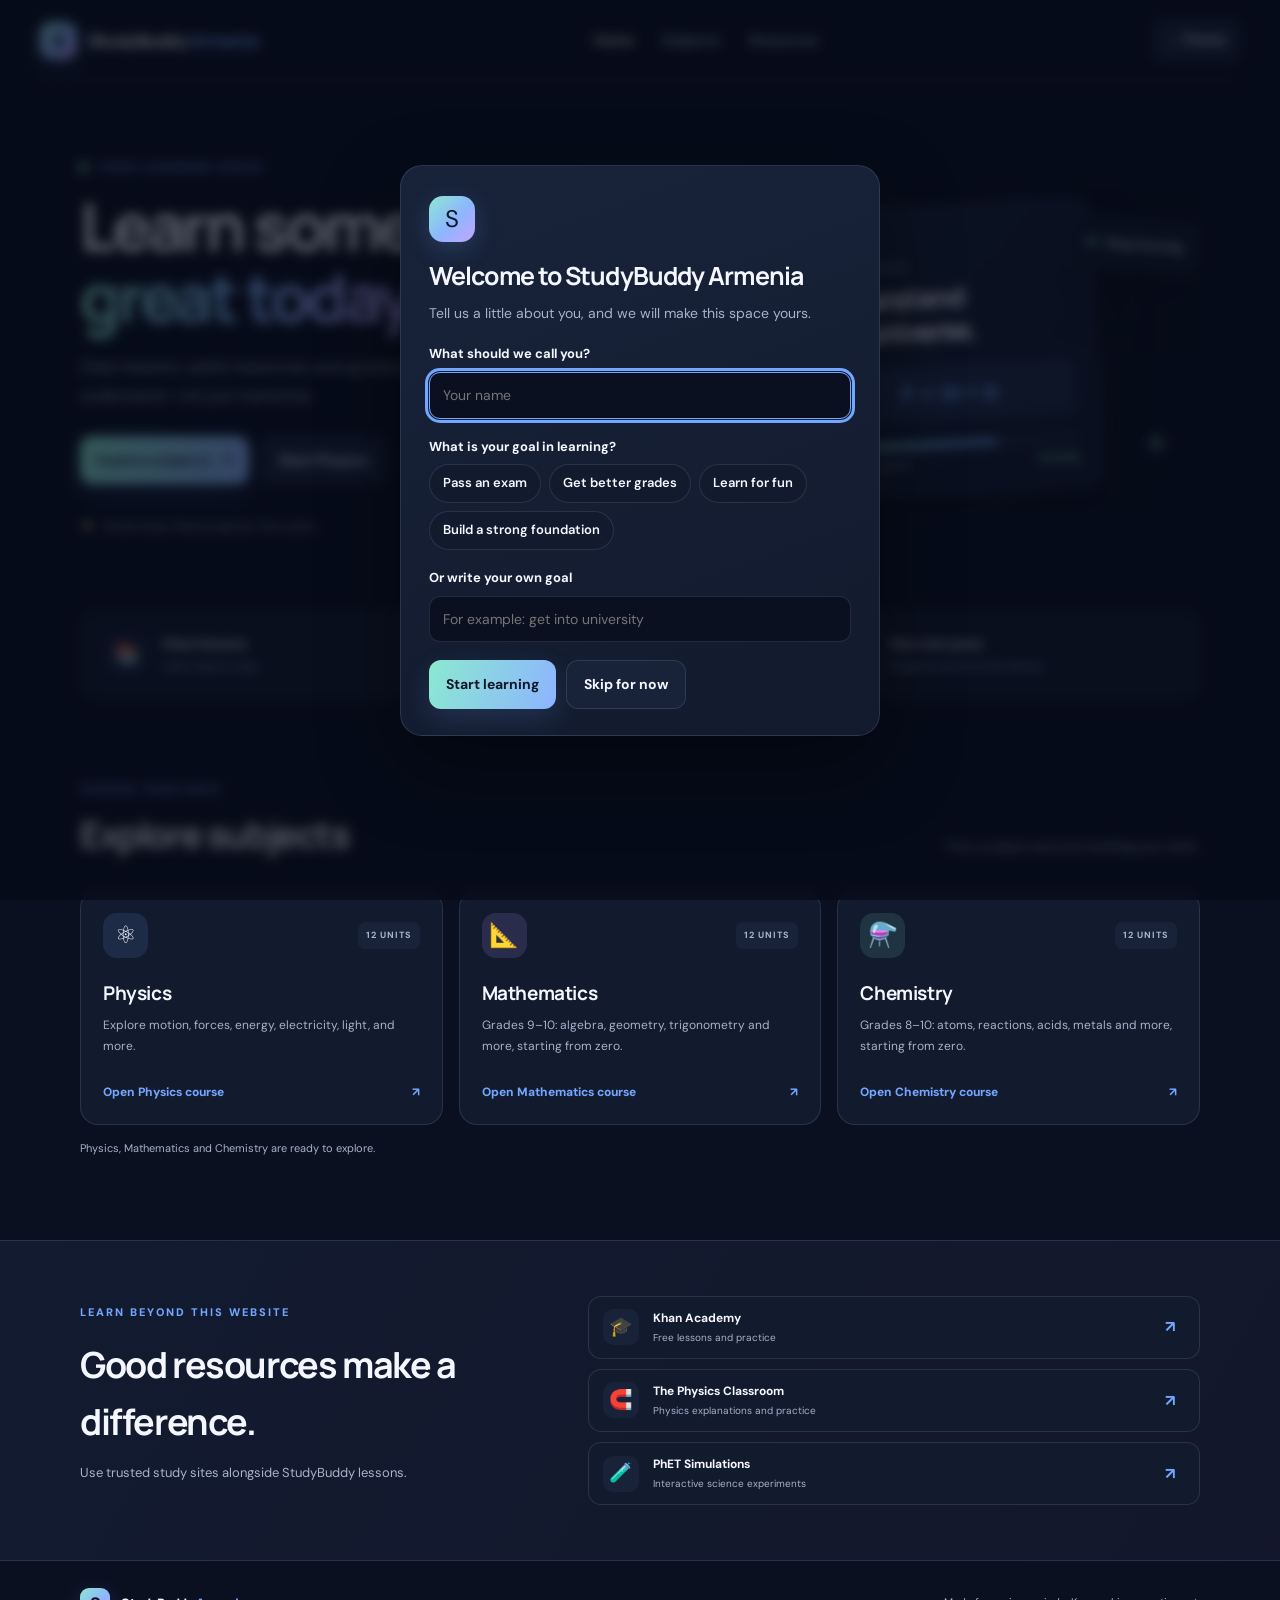
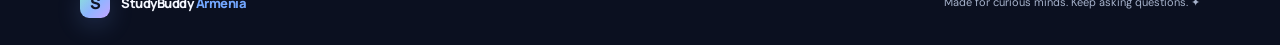
<file: main.html>
<!DOCTYPE html>
<html lang="en">
<head>
  <meta charset="UTF-8">
  <meta name="viewport" content="width=device-width, initial-scale=1.0">
  <meta name="description" content="StudyBuddy Armenia — learn smarter with lessons, practice and study resources.">
  <title>StudyBuddy Armenia | Learn Smarter</title>
  <link rel="stylesheet" href="main.css">
  <script src="main.js" defer></script>
</head>
<body>
  <header class="site-header">
    <a class="brand" href="main.html" aria-label="StudyBuddy Armenia home">
      <span class="brand-mark">S</span>
      <span>StudyBuddy <span class="brand-accent">Armenia</span></span>
    </a>
    <nav class="nav-links" aria-label="Main navigation">
      <a class="active" href="main.html">Home</a>
      <a href="#subjects">Subjects</a>
      <a href="#resources">Resources</a>
    </nav>
    <button class="theme-toggle" id="themeToggle" type="button" aria-label="Toggle light and dark theme">☼ Theme</button>
  </header>

  <main>
    <section class="hero container">
      <div class="hero-copy">
        <p class="welcome-line" id="welcomeLine" hidden><span id="welcomeText"></span> <button class="link-button" id="editProfile" type="button">Edit</button></p>
        <p class="eyebrow"><span class="eyebrow-dot"></span> YOUR LEARNING SPACE</p>
        <h1>Learn something<br><span class="gradient-text">great today.</span></h1>
        <p class="hero-description">Clear lessons, useful resources, and quizzes that help you understand—not just memorize.</p>
        <div class="hero-actions">
          <a class="button button-primary" href="#subjects">Explore subjects <span aria-hidden="true">↗</span></a>
          <a class="button button-secondary" href="physics.html">Start Physics</a>
        </div>
        <div class="hero-proof">
          <span class="proof-icon">✦</span>
          <span>Small steps. Real progress. Your pace.</span>
        </div>
      </div>
      <div class="hero-art" aria-label="Study illustration">
        <div class="orbit orbit-one"></div><div class="orbit orbit-two"></div>
        <div class="floating-note note-top"><span>✦</span> Keep learning</div>
        <div class="study-window">
          <div class="window-dots"><i></i><i></i><i></i></div>
          <div class="mini-label">TODAY'S FOCUS</div>
          <div class="mini-title">Understand<br>the universe.</div>
          <div class="mini-equation">F = m × a</div>
          <div class="mini-progress"><span></span></div>
          <div class="mini-progress-label"><span>Learning progress</span><strong>Growing</strong></div>
        </div>
        <div class="floating-note note-bottom"><span>✓</span> One question at a time</div>
        <div class="sparkle sparkle-one">✦</div><div class="sparkle sparkle-two">✧</div>
      </div>
    </section>

    <section class="stats container" aria-label="StudyBuddy features">
      <div class="stat"><span class="stat-icon">📚</span><div><strong>Clear lessons</strong><span>Learn step by step</span></div></div>
      <div class="stat"><span class="stat-icon">🧠</span><div><strong>Practice quizzes</strong><span>Check your understanding</span></div></div>
      <div class="stat"><span class="stat-icon">🌱</span><div><strong>Your own pace</strong><span>Progress saved on this device</span></div></div>
    </section>

    <section class="section container" id="subjects">
      <div class="section-heading">
        <div><p class="eyebrow">CHOOSE YOUR PATH</p><h2>Explore subjects</h2></div>
        <p class="section-subtitle">Pick a subject and start building your skills.</p>
      </div>
      <div class="subject-grid">
        <a class="subject-card physics-card" href="physics.html">
          <div class="subject-card-top"><span class="subject-icon">⚛</span><span class="subject-tag">12 UNITS</span></div>
          <h3>Physics</h3><p>Explore motion, forces, energy, electricity, light, and more.</p>
          <span class="card-link">Open Physics course <span>↗</span></span>
        </a>
        <a class="subject-card math-card" href="mathematics.html">
          <div class="subject-card-top"><span class="subject-icon">📐</span><span class="subject-tag">12 UNITS</span></div>
          <h3>Mathematics</h3><p>Grades 9–10: algebra, geometry, trigonometry and more, starting from zero.</p>
          <span class="card-link">Open Mathematics course <span>↗</span></span>
        </a>
        <a class="subject-card science-card" href="chemistry.html">
          <div class="subject-card-top"><span class="subject-icon">⚗️</span><span class="subject-tag">12 UNITS</span></div>
          <h3>Chemistry</h3><p>Grades 8–10: atoms, reactions, acids, metals and more, starting from zero.</p>
          <span class="card-link">Open Chemistry course <span>↗</span></span>
        </a>
      </div>
      <p class="small-note">Physics, Mathematics and Chemistry are ready to explore.</p>
    </section>

    <section class="resource-band" id="resources">
      <div class="container resource-band-inner">
        <div><p class="eyebrow">LEARN BEYOND THIS WEBSITE</p><h2>Good resources make a difference.</h2><p>Use trusted study sites alongside StudyBuddy lessons.</p></div>
        <div class="resource-links">
          <a href="https://www.khanacademy.org/science" target="_blank" rel="noopener noreferrer"><span>🎓</span><span><strong>Khan Academy</strong><small>Free lessons and practice</small></span><b>↗</b></a>
          <a href="https://www.physicsclassroom.com/class" target="_blank" rel="noopener noreferrer"><span>🧲</span><span><strong>The Physics Classroom</strong><small>Physics explanations and practice</small></span><b>↗</b></a>
          <a href="https://phet.colorado.edu/en/simulations/browse" target="_blank" rel="noopener noreferrer"><span>🧪</span><span><strong>PhET Simulations</strong><small>Interactive science experiments</small></span><b>↗</b></a>
        </div>
      </div>
    </section>
  </main>

  <footer class="site-footer container"><a class="brand footer-brand" href="main.html"><span class="brand-mark">S</span><span>StudyBuddy <span class="brand-accent">Armenia</span></span></a><p>Made for curious minds. Keep asking questions. ✦</p></footer>
  <dialog class="welcome-dialog" id="welcomeDialog" aria-labelledby="welcomeTitle">
    <form id="welcomeForm" novalidate>
      <span class="brand-mark welcome-mark" aria-hidden="true">S</span>
      <h2 id="welcomeTitle">Welcome to StudyBuddy Armenia</h2>
      <p class="welcome-sub">Tell us a little about you, and we will make this space yours.</p>
      <label class="field-label" for="learnerName">What should we call you?</label>
      <input class="field" id="learnerName" name="name" type="text" maxlength="30" autocomplete="given-name" placeholder="Your name">
      <fieldset class="goal-set"><legend class="field-label">What is your goal in learning?</legend><div class="goal-chips"><label class="goal-chip"><input type="radio" name="goal" value="Pass an exam"><span>Pass an exam</span></label><label class="goal-chip"><input type="radio" name="goal" value="Get better grades"><span>Get better grades</span></label><label class="goal-chip"><input type="radio" name="goal" value="Learn for fun"><span>Learn for fun</span></label><label class="goal-chip"><input type="radio" name="goal" value="Build a strong foundation"><span>Build a strong foundation</span></label></div></fieldset>
      <label class="field-label" for="goalOther">Or write your own goal</label>
      <input class="field" id="goalOther" name="goalOther" type="text" maxlength="80" placeholder="For example: get into university">
      <p class="form-error" id="welcomeError" role="alert" hidden></p>
      <div class="welcome-actions"><button class="button button-primary" type="submit">Start learning</button><button class="button button-secondary" id="skipWelcome" type="button">Skip for now</button></div>
    </form>
  </dialog>
</body>
</html>
</file>
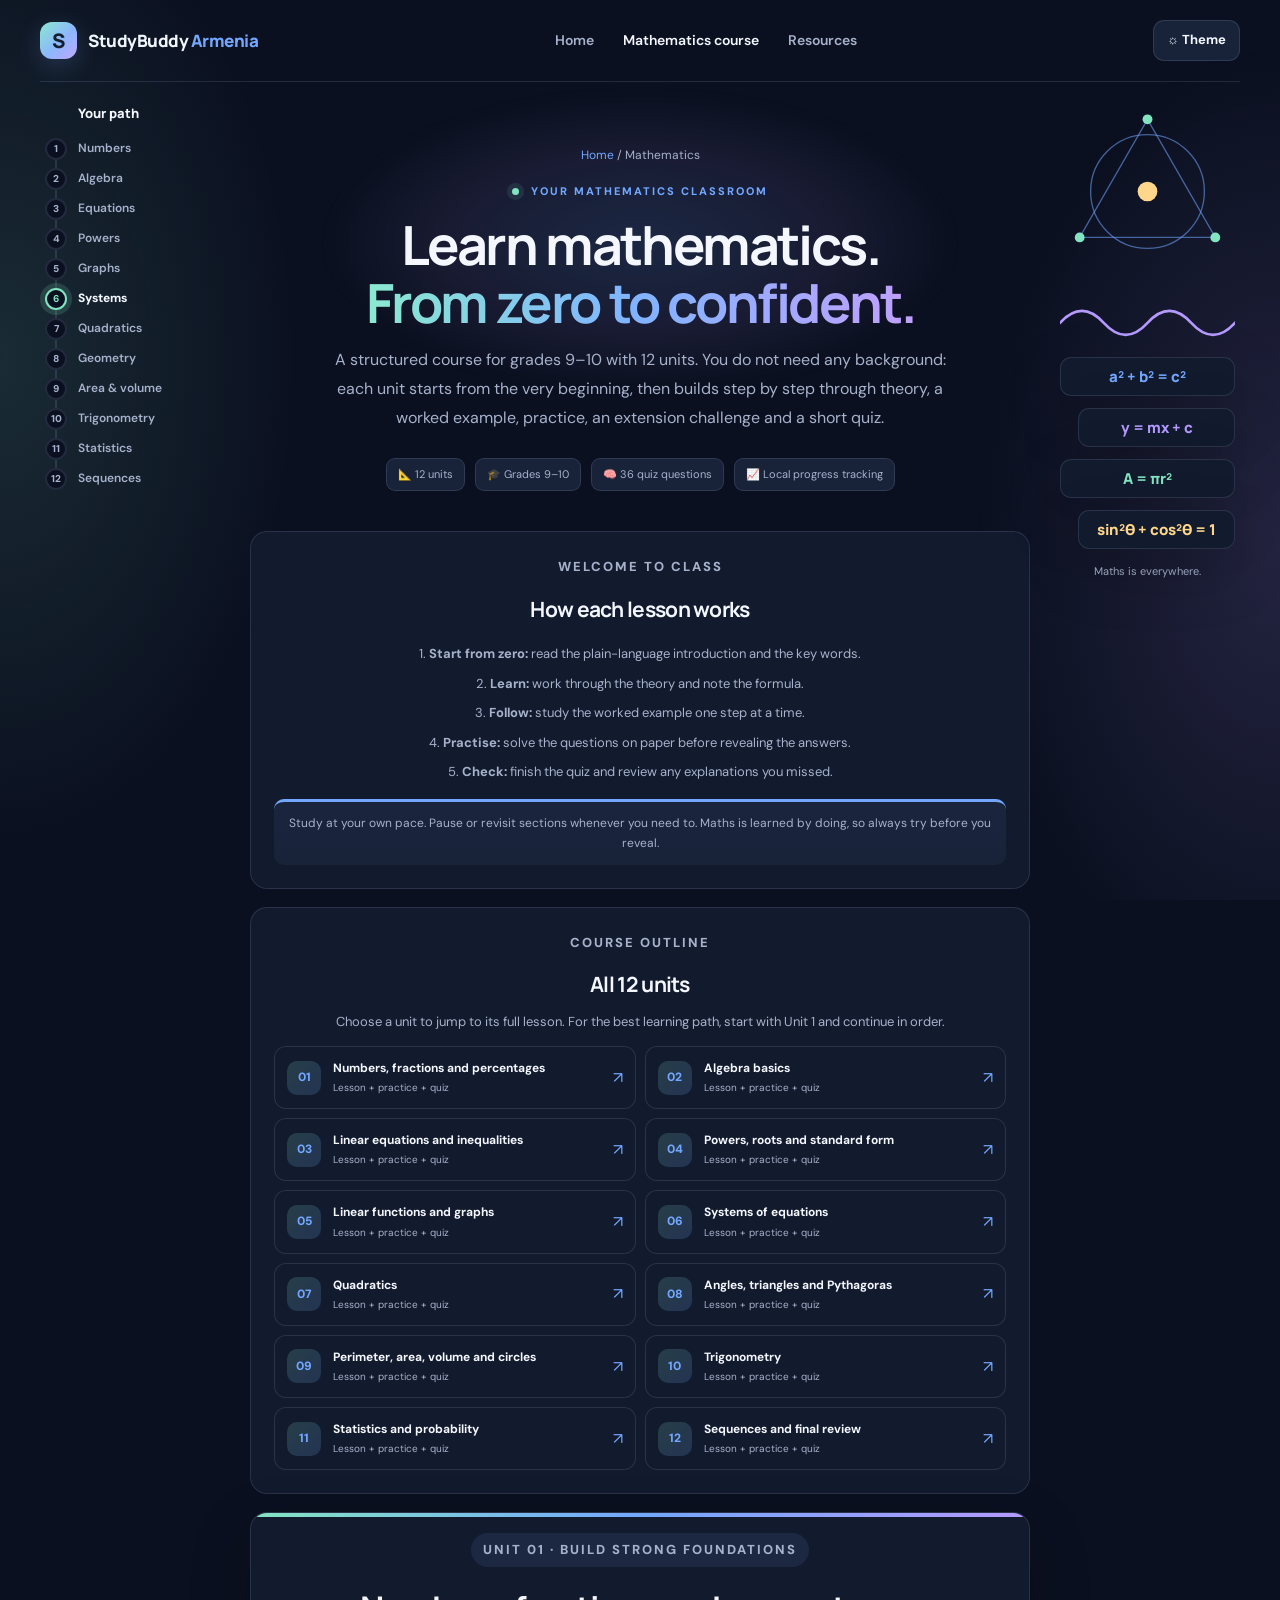
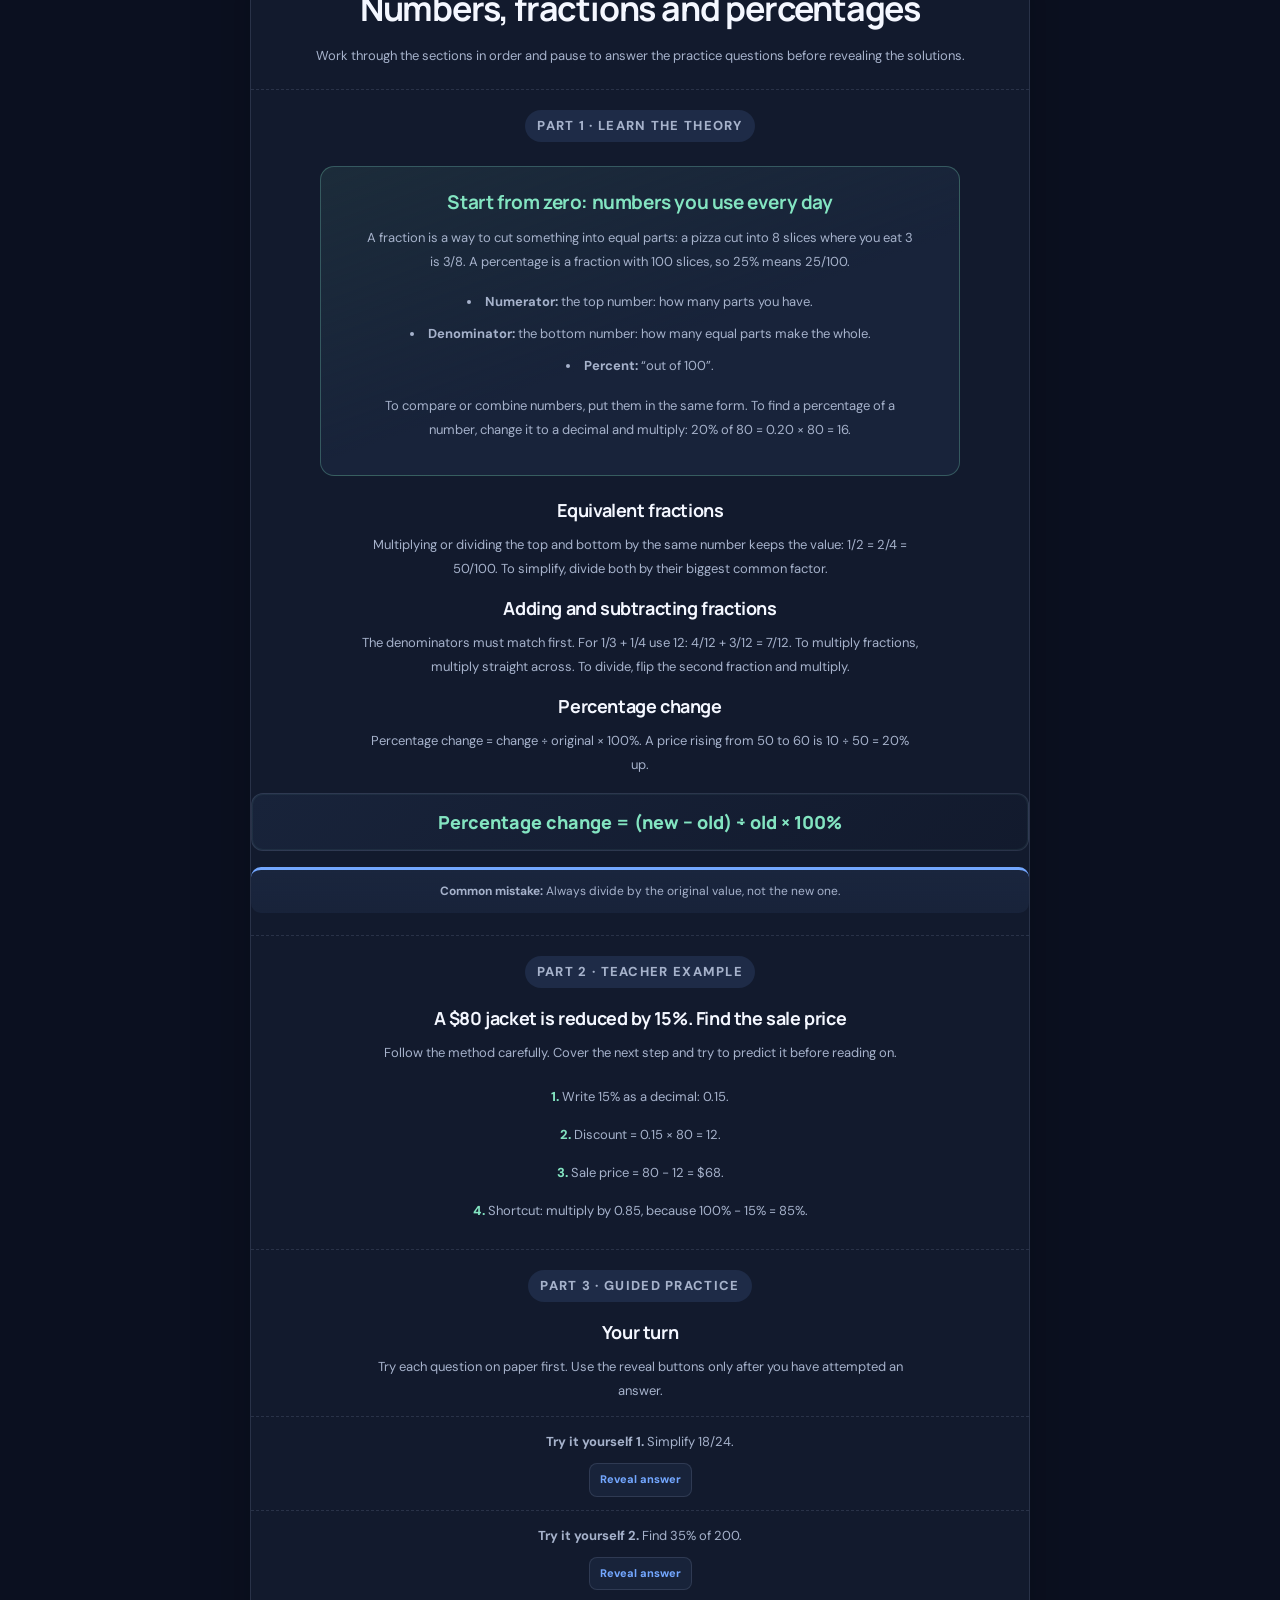
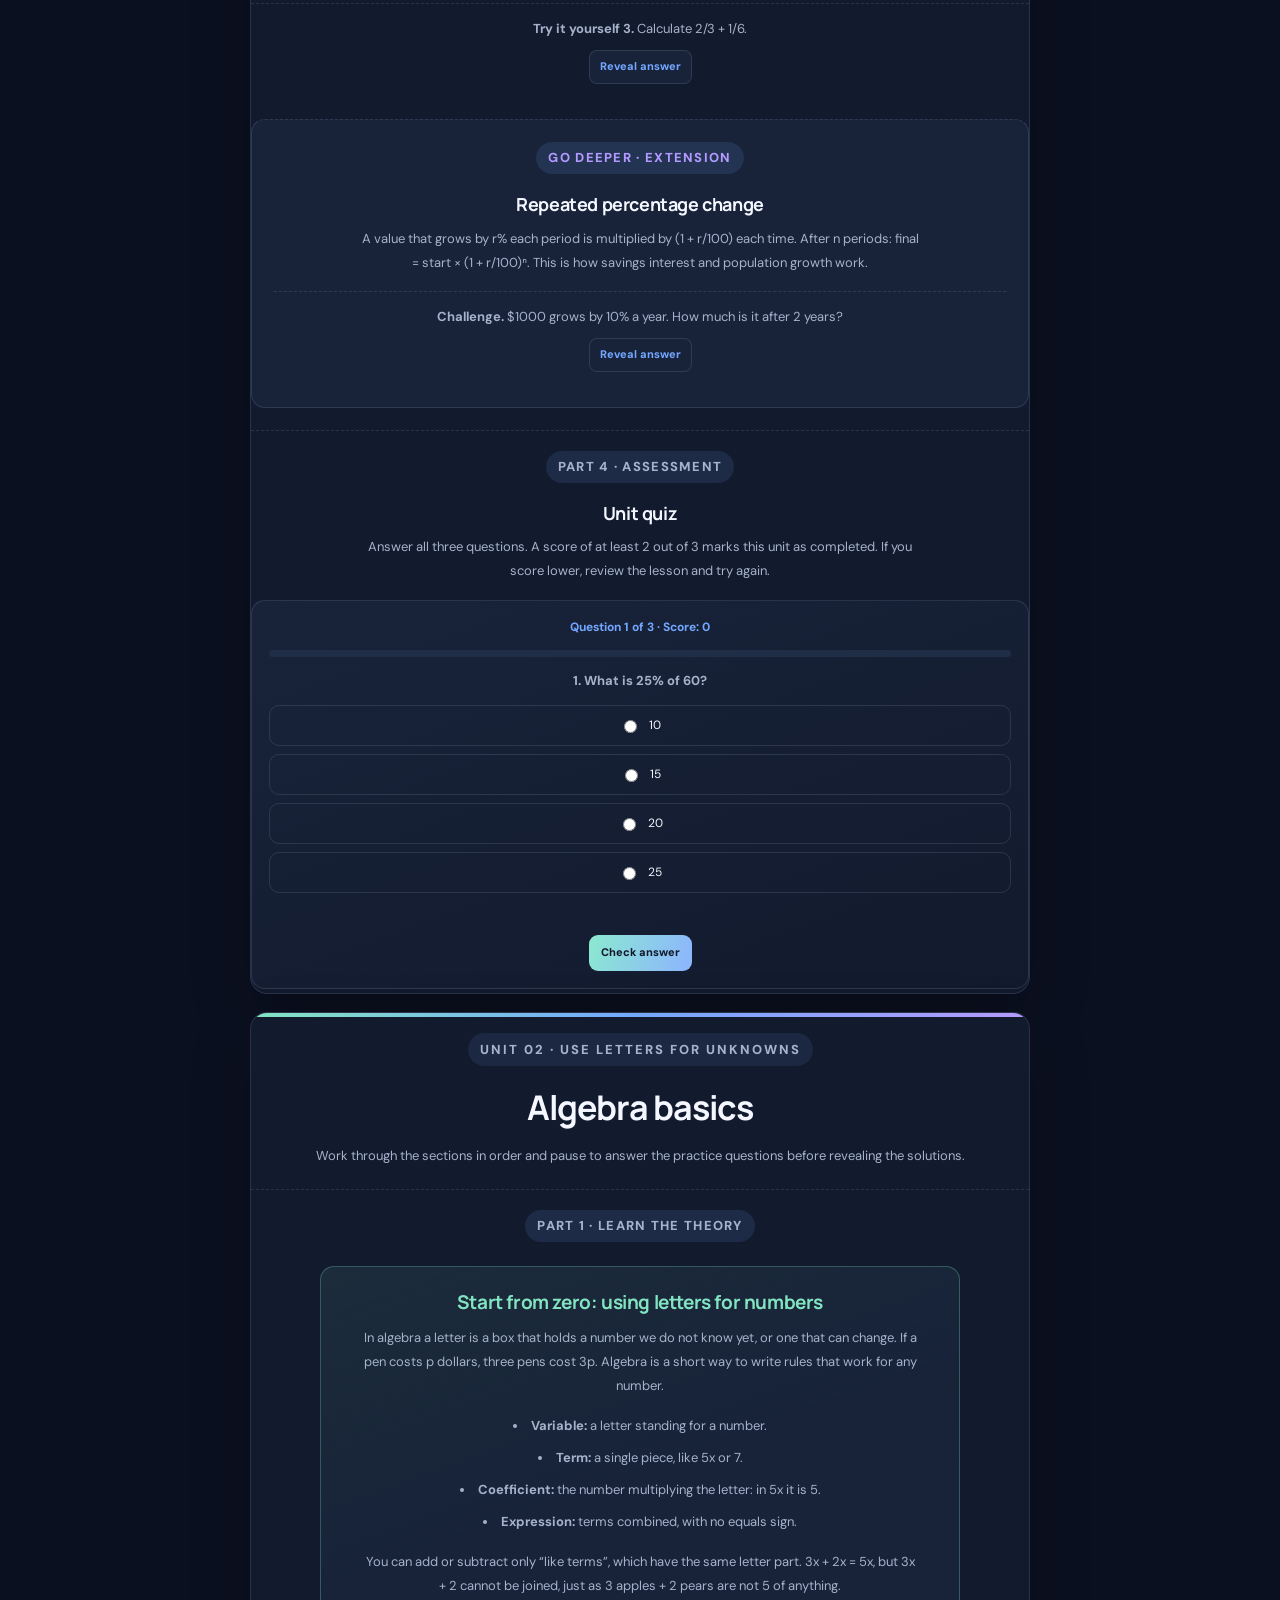
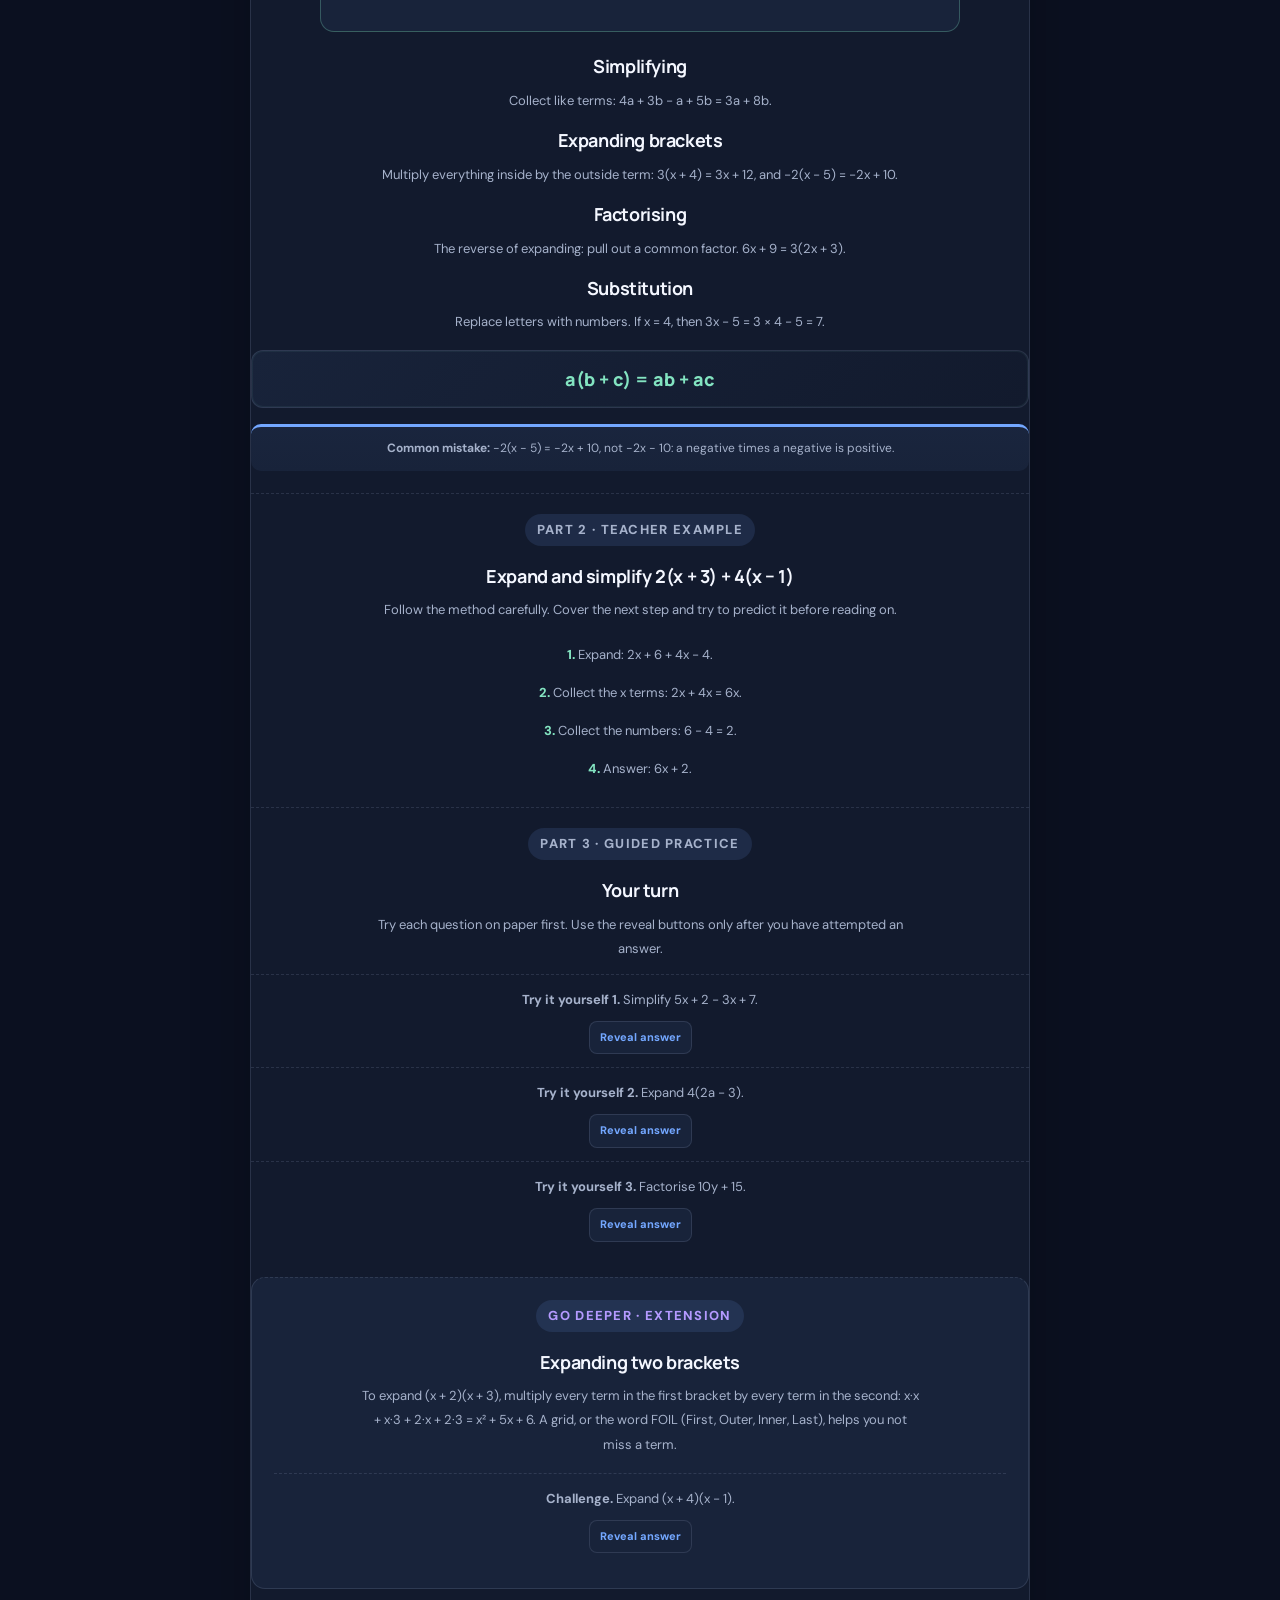
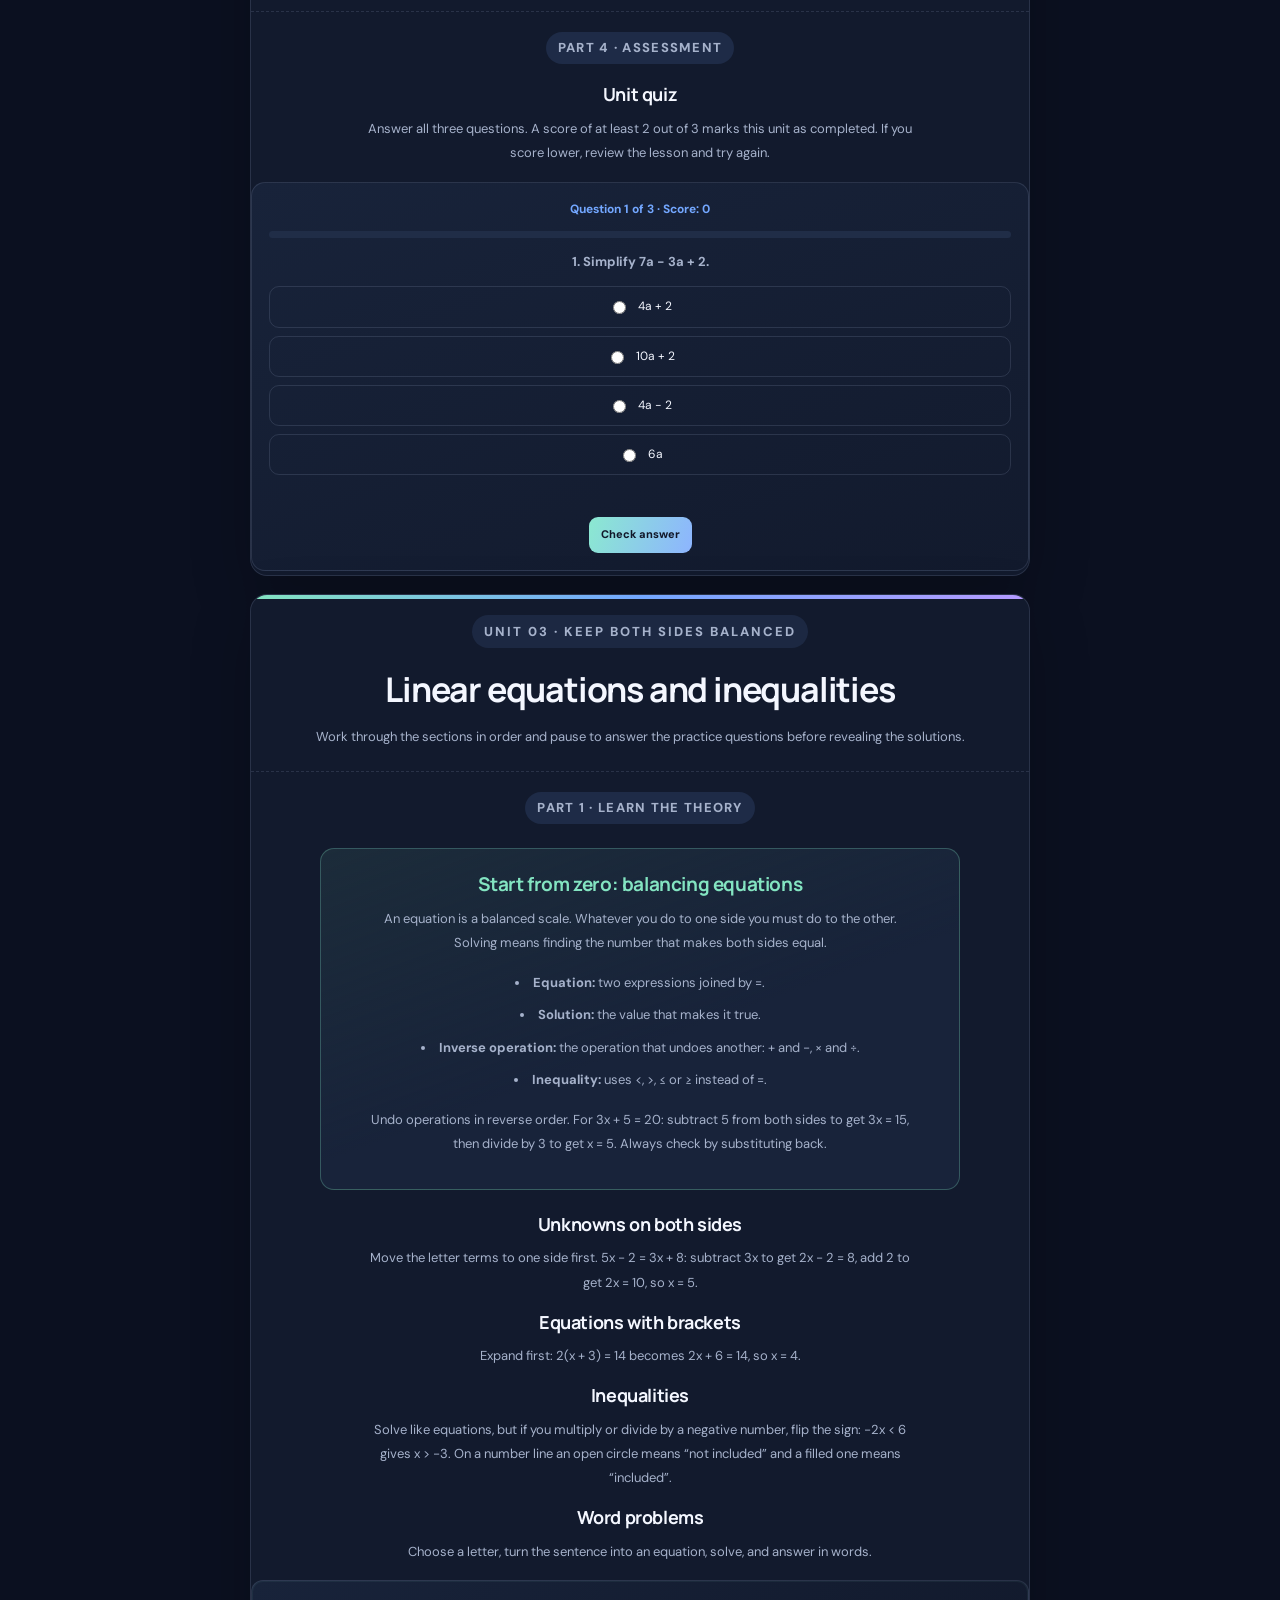
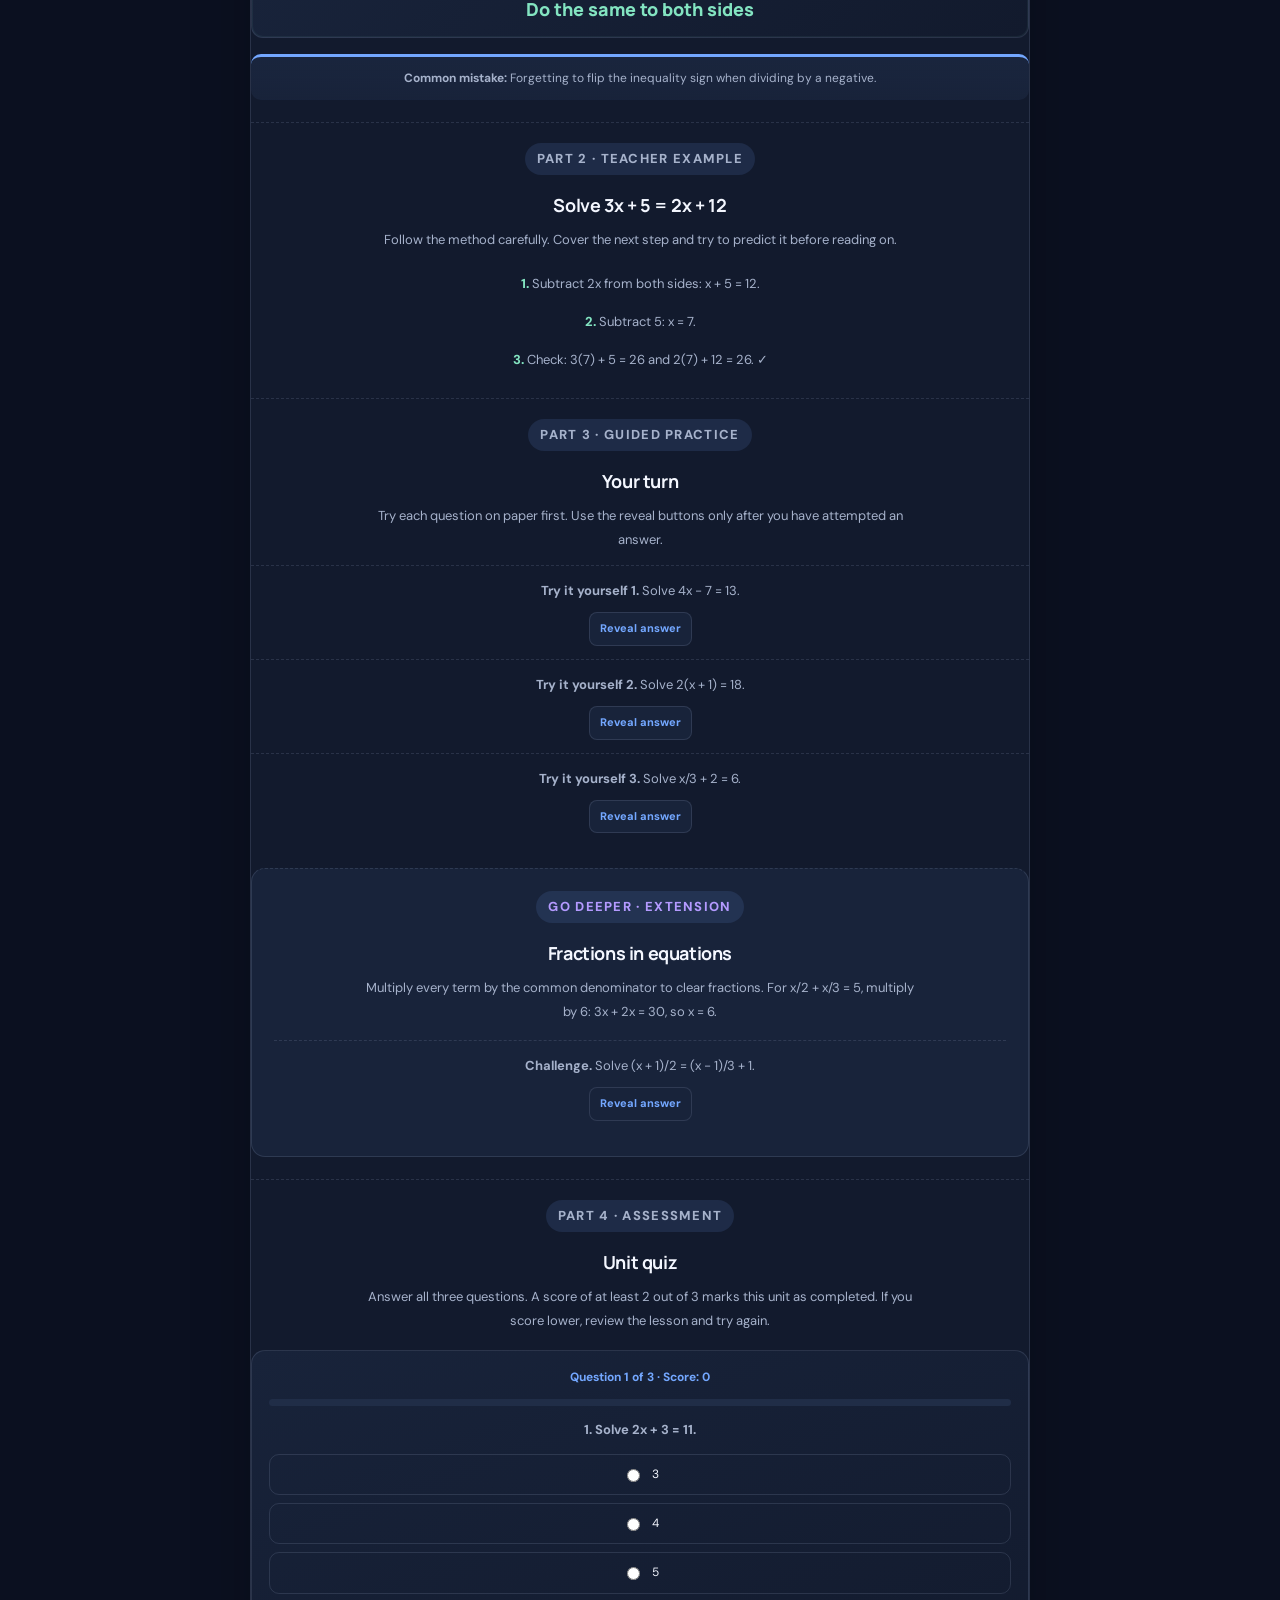
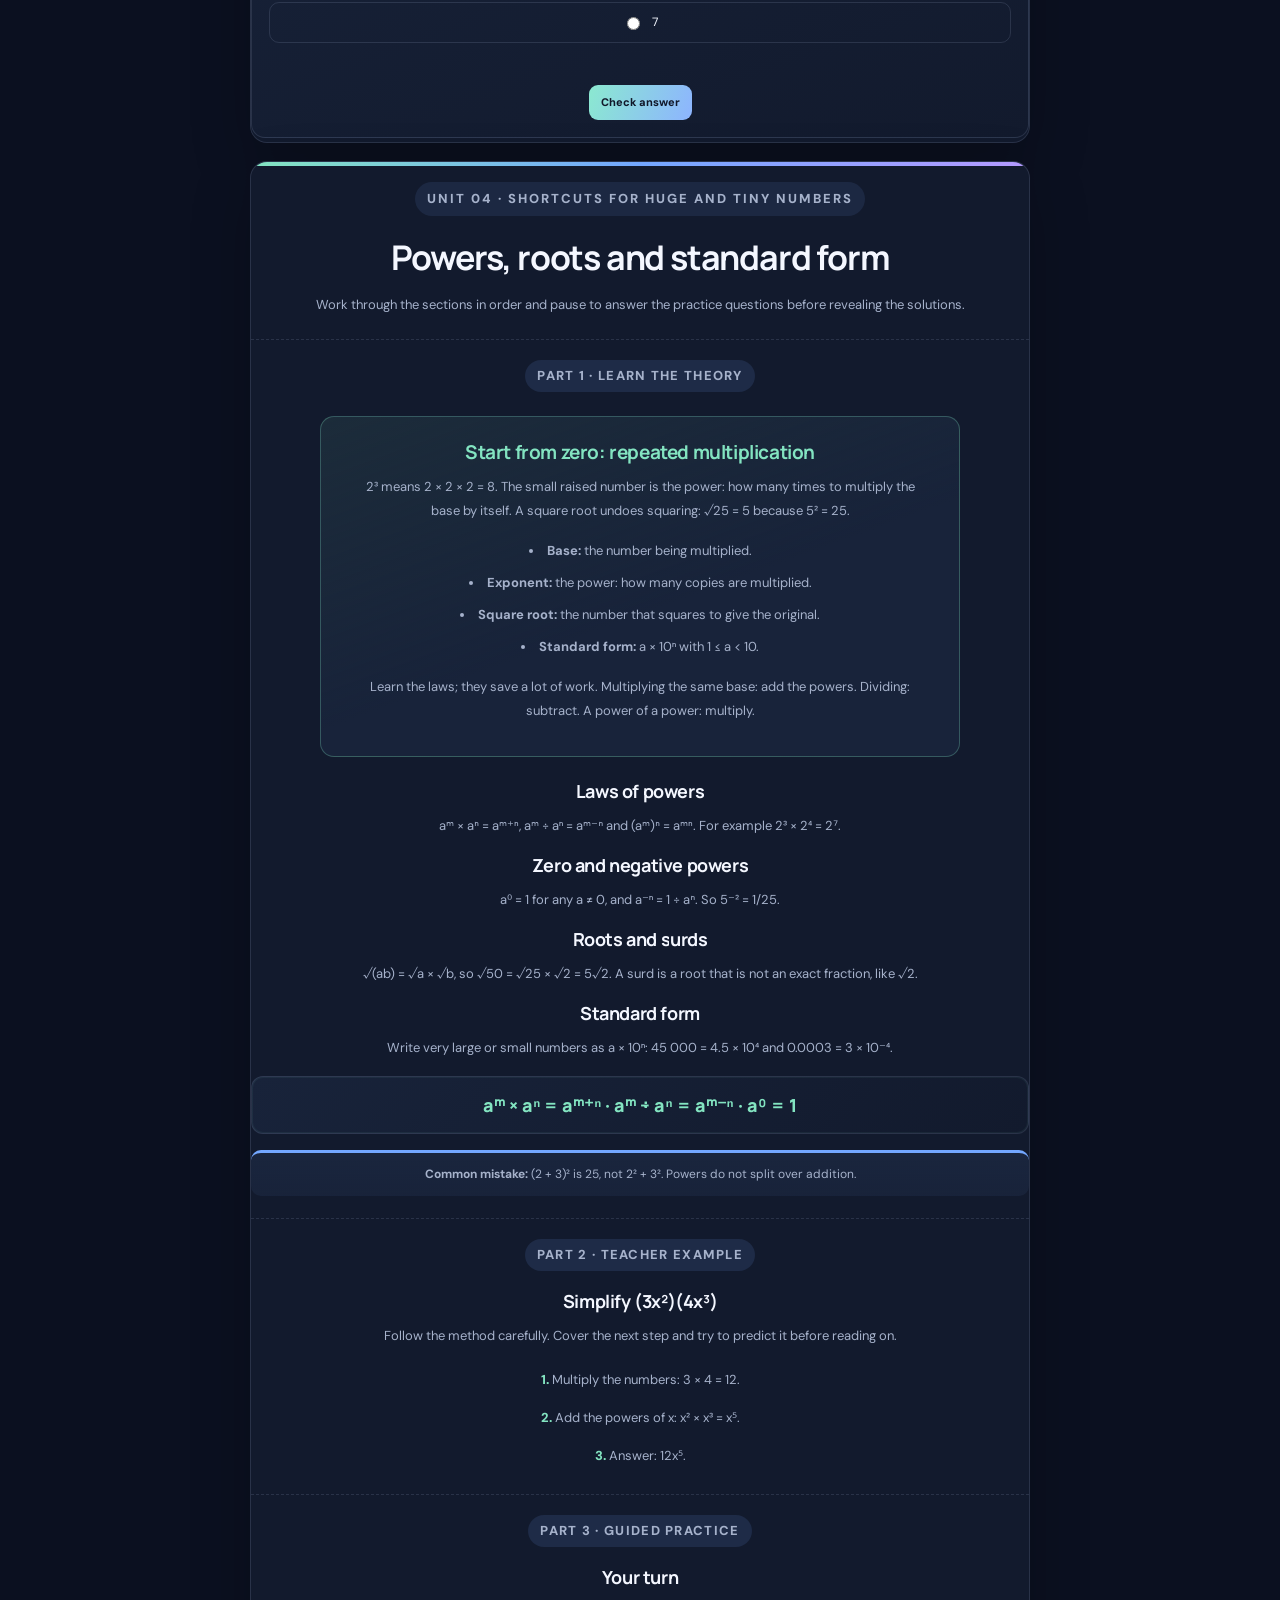
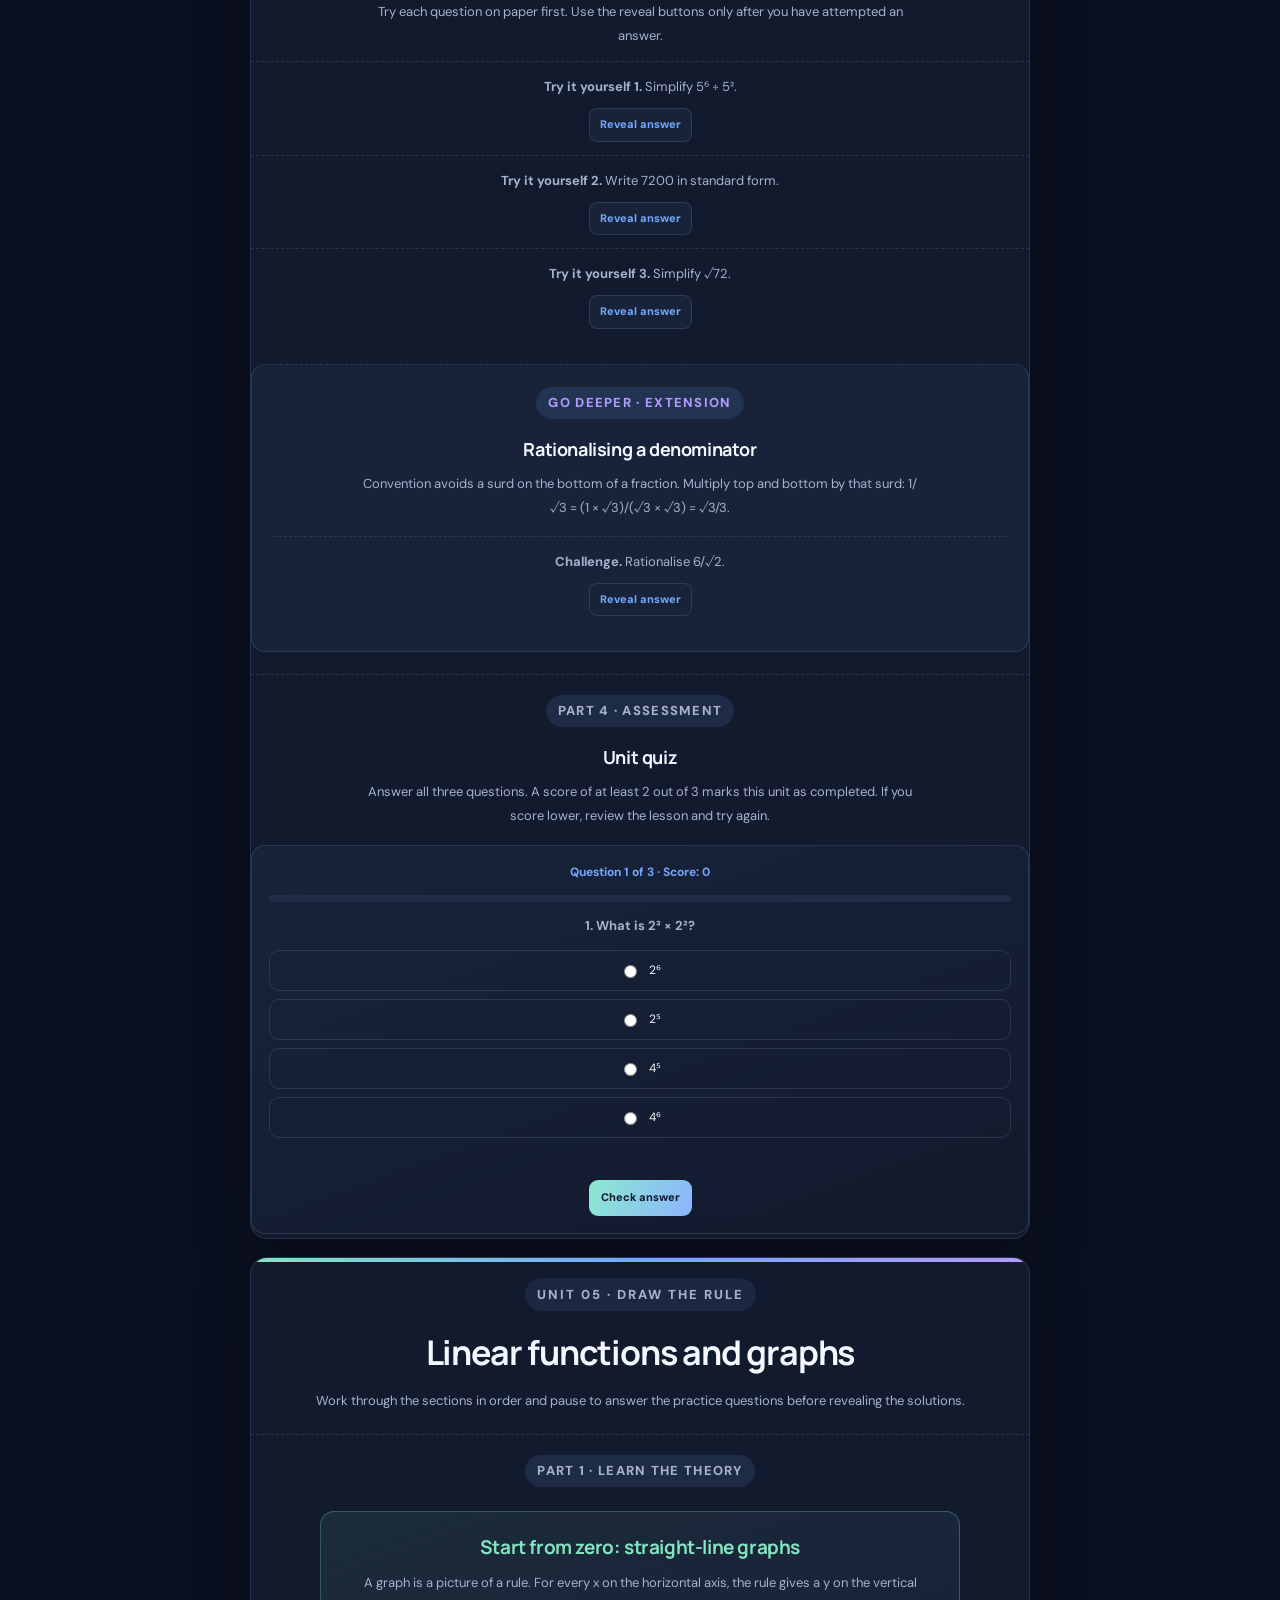
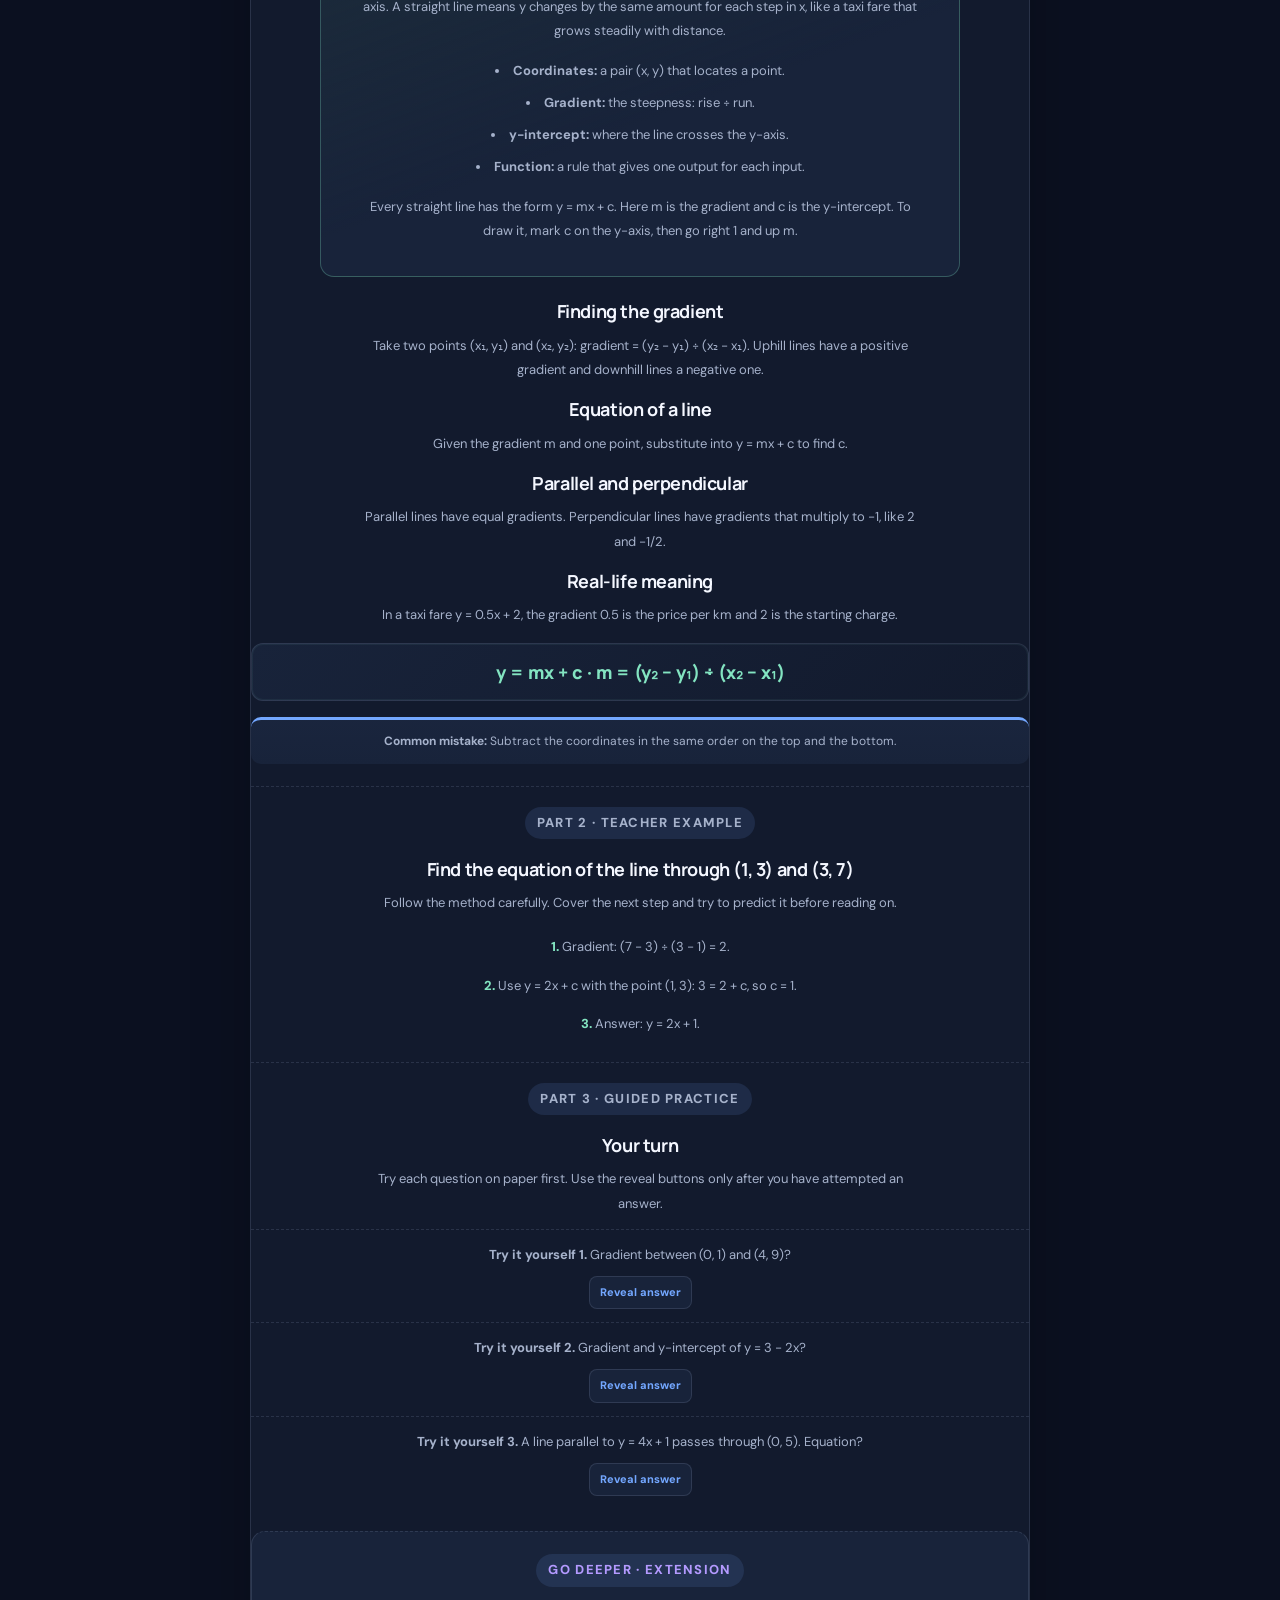
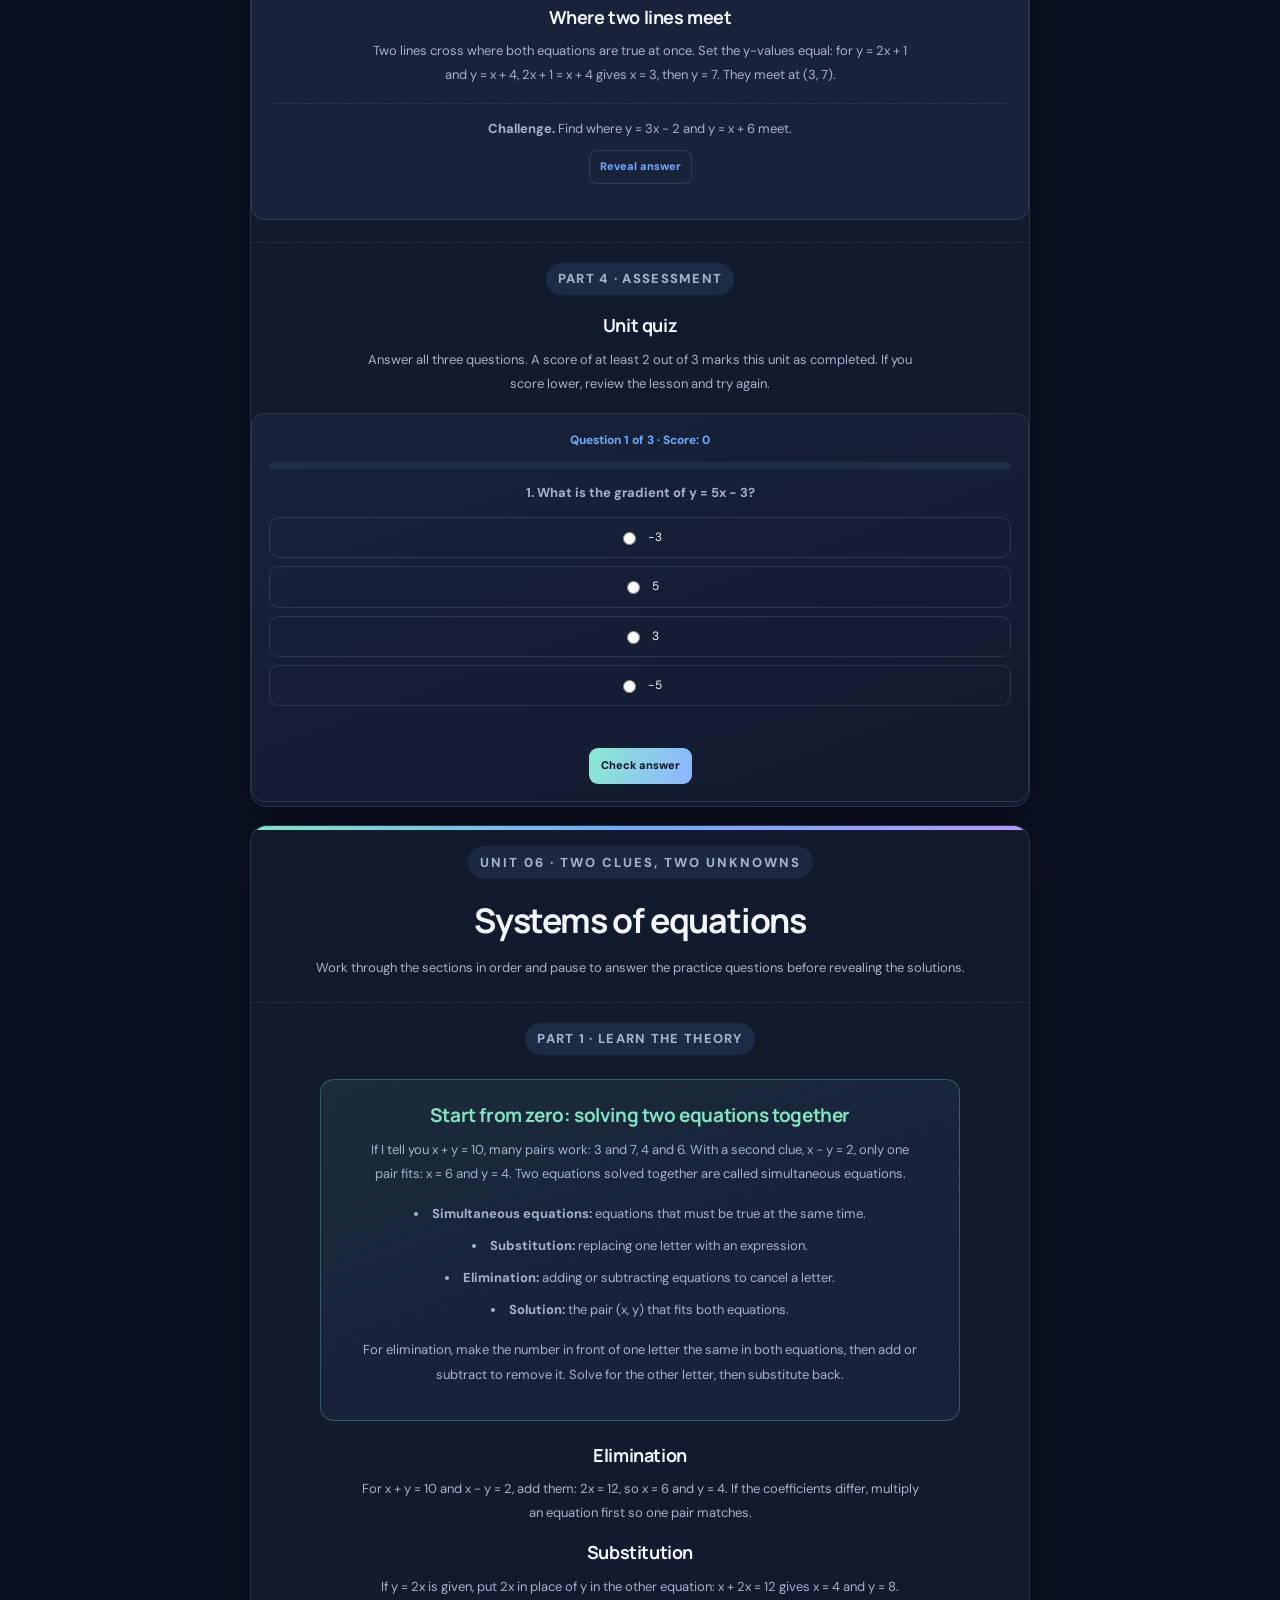
<file: mathematics.html>
<!DOCTYPE html>
<html lang="en">
<head>
  <meta charset="UTF-8">
  <meta name="viewport" content="width=device-width, initial-scale=1.0">
  <meta name="description" content="StudyBuddy Mathematics: a 12-unit grade 9–10 course that starts from zero, with examples, practice, quizzes and free resources.">
  <title>Mathematics Course | StudyBuddy Armenia</title>
  <link rel="stylesheet" href="style.css">
  <script src="script.js" defer></script>
  <script src="math.js" defer></script>
</head>
<body>
  <div class="side-glow glow-left" aria-hidden="true"></div><div class="side-glow glow-right" aria-hidden="true"></div>
  <aside class="side-rail rail-left" aria-label="Unit tracker"><p class="rail-title">Your path</p><ol class="rail-units"><li><a class="rail-link" href="#lesson-1" data-u="1"><span>1</span>Numbers</a></li><li><a class="rail-link" href="#lesson-2" data-u="2"><span>2</span>Algebra</a></li><li><a class="rail-link" href="#lesson-3" data-u="3"><span>3</span>Equations</a></li><li><a class="rail-link" href="#lesson-4" data-u="4"><span>4</span>Powers</a></li><li><a class="rail-link" href="#lesson-5" data-u="5"><span>5</span>Graphs</a></li><li><a class="rail-link" href="#lesson-6" data-u="6"><span>6</span>Systems</a></li><li><a class="rail-link" href="#lesson-7" data-u="7"><span>7</span>Quadratics</a></li><li><a class="rail-link" href="#lesson-8" data-u="8"><span>8</span>Geometry</a></li><li><a class="rail-link" href="#lesson-9" data-u="9"><span>9</span>Area &amp; volume</a></li><li><a class="rail-link" href="#lesson-10" data-u="10"><span>10</span>Trigonometry</a></li><li><a class="rail-link" href="#lesson-11" data-u="11"><span>11</span>Statistics</a></li><li><a class="rail-link" href="#lesson-12" data-u="12"><span>12</span>Sequences</a></li></ol></aside>
  <aside class="side-rail rail-right" aria-hidden="true">
    <svg viewBox="0 0 160 160"><g class="atom-spin"><polygon class="atom-ring" points="80,14 142,122 18,122"/><circle class="atom-ring" cx="80" cy="80" r="52"/><circle class="atom-e" cx="80" cy="14" r="4.5"/><circle class="atom-e" cx="142" cy="122" r="4.5"/><circle class="atom-e" cx="18" cy="122" r="4.5"/></g><circle class="atom-core" cx="80" cy="80" r="9"/></svg>
    <svg viewBox="0 0 160 40" style="margin-top:22px"><defs><clipPath id="waveClip"><rect width="160" height="40"/></clipPath></defs><g clip-path="url(#waveClip)"><path class="wave-path" d="M0 20 Q20 -2 40 20 T80 20 T120 20 T160 20 T200 20 T240 20"/></g></svg>
    <span class="formula-chip">a² + b² = c²</span><span class="formula-chip">y = mx + c</span><span class="formula-chip">A = πr²</span><span class="formula-chip">sin²θ + cos²θ = 1</span>
    <p class="rail-caption">Maths is everywhere.</p>
  </aside>
  <header class="site-header">
    <a class="brand" href="index.html"><span class="brand-mark">S</span><span>StudyBuddy <span class="brand-accent">Armenia</span></span></a>
    <nav class="nav-links" aria-label="Main navigation"><a href="index.html">Home</a><a class="active" href="#units">Mathematics course</a><a href="#resources">Resources</a></nav>
    <button class="theme-toggle" id="themeToggle" type="button" aria-label="Toggle light and dark theme">☼ Theme</button>
  </header>
  <main class="container">
    <section class="course-hero">
      <div class="breadcrumbs"><a href="index.html">Home</a> / Mathematics</div>
      <p class="eyebrow"><span class="eyebrow-dot"></span> YOUR MATHEMATICS CLASSROOM</p>
      <h1>Learn mathematics.<br><span class="gradient-text">From zero to confident.</span></h1>
      <p class="hero-description">A structured course for grades 9–10 with 12 units. You do not need any background: each unit starts from the very beginning, then builds step by step through theory, a worked example, practice, an extension challenge and a short quiz.</p>
      <div class="course-meta"><span class="meta-pill">📐 12 units</span><span class="meta-pill">🎓 Grades 9–10</span><span class="meta-pill">🧠 36 quiz questions</span><span class="meta-pill">📈 Local progress tracking</span></div>
    </section>
    <div class="course-layout">
      <div class="course-main">
        <section class="panel" id="start">
          <p class="eyebrow">WELCOME TO CLASS</p><h2>How each lesson works</h2>
          <ol>
            <li><strong>Start from zero:</strong> read the plain-language introduction and the key words.</li>
            <li><strong>Learn:</strong> work through the theory and note the formula.</li>
            <li><strong>Follow:</strong> study the worked example one step at a time.</li>
            <li><strong>Practise:</strong> solve the questions on paper before revealing the answers.</li>
            <li><strong>Check:</strong> finish the quiz and review any explanations you missed.</li>
          </ol>
          <div class="callout">Study at your own pace. Pause or revisit sections whenever you need to. Maths is learned by doing, so always try before you reveal.</div>
        </section>
        <section class="panel" id="units">
          <p class="eyebrow">COURSE OUTLINE</p><h2>All 12 units</h2>
          <p>Choose a unit to jump to its full lesson. For the best learning path, start with Unit 1 and continue in order.</p>
          <div class="unit-list"><a class="unit-link" href="#lesson-1"><span class="unit-number">01</span><span><strong>Numbers, fractions and percentages</strong><small>Lesson + practice + quiz</small></span><span class="unit-arrow">↗</span></a><a class="unit-link" href="#lesson-2"><span class="unit-number">02</span><span><strong>Algebra basics</strong><small>Lesson + practice + quiz</small></span><span class="unit-arrow">↗</span></a><a class="unit-link" href="#lesson-3"><span class="unit-number">03</span><span><strong>Linear equations and inequalities</strong><small>Lesson + practice + quiz</small></span><span class="unit-arrow">↗</span></a><a class="unit-link" href="#lesson-4"><span class="unit-number">04</span><span><strong>Powers, roots and standard form</strong><small>Lesson + practice + quiz</small></span><span class="unit-arrow">↗</span></a><a class="unit-link" href="#lesson-5"><span class="unit-number">05</span><span><strong>Linear functions and graphs</strong><small>Lesson + practice + quiz</small></span><span class="unit-arrow">↗</span></a><a class="unit-link" href="#lesson-6"><span class="unit-number">06</span><span><strong>Systems of equations</strong><small>Lesson + practice + quiz</small></span><span class="unit-arrow">↗</span></a><a class="unit-link" href="#lesson-7"><span class="unit-number">07</span><span><strong>Quadratics</strong><small>Lesson + practice + quiz</small></span><span class="unit-arrow">↗</span></a><a class="unit-link" href="#lesson-8"><span class="unit-number">08</span><span><strong>Angles, triangles and Pythagoras</strong><small>Lesson + practice + quiz</small></span><span class="unit-arrow">↗</span></a><a class="unit-link" href="#lesson-9"><span class="unit-number">09</span><span><strong>Perimeter, area, volume and circles</strong><small>Lesson + practice + quiz</small></span><span class="unit-arrow">↗</span></a><a class="unit-link" href="#lesson-10"><span class="unit-number">10</span><span><strong>Trigonometry</strong><small>Lesson + practice + quiz</small></span><span class="unit-arrow">↗</span></a><a class="unit-link" href="#lesson-11"><span class="unit-number">11</span><span><strong>Statistics and probability</strong><small>Lesson + practice + quiz</small></span><span class="unit-arrow">↗</span></a><a class="unit-link" href="#lesson-12"><span class="unit-number">12</span><span><strong>Sequences and final review</strong><small>Lesson + practice + quiz</small></span><span class="unit-arrow">↗</span></a></div>
        </section>
        
    <section class="panel lesson-section full-lesson" id="lesson-1">
      <div class="lesson-topline"><p class="eyebrow">UNIT 01 · BUILD STRONG FOUNDATIONS</p></div>
      <h2>Numbers, fractions and percentages</h2>
      <p class="lesson-intro">Work through the sections in order and pause to answer the practice questions before revealing the solutions.</p>
      <div class="lesson-part">
        <p class="part-label">PART 1 · LEARN THE THEORY</p>
        <div class="zero-start"><h3>Start from zero: numbers you use every day</h3><p>A fraction is a way to cut something into equal parts: a pizza cut into 8 slices where you eat 3 is 3/8. A percentage is a fraction with 100 slices, so 25% means 25/100.</p><ul><li><strong>Numerator:</strong> the top number: how many parts you have.</li><li><strong>Denominator:</strong> the bottom number: how many equal parts make the whole.</li><li><strong>Percent:</strong> “out of 100”.</li></ul><p>To compare or combine numbers, put them in the same form. To find a percentage of a number, change it to a decimal and multiply: 20% of 80 = 0.20 × 80 = 16.</p></div>
        <h3>Equivalent fractions</h3><p>Multiplying or dividing the top and bottom by the same number keeps the value: 1/2 = 2/4 = 50/100. To simplify, divide both by their biggest common factor.</p><h3>Adding and subtracting fractions</h3><p>The denominators must match first. For 1/3 + 1/4 use 12: 4/12 + 3/12 = 7/12. To multiply fractions, multiply straight across. To divide, flip the second fraction and multiply.</p><h3>Percentage change</h3><p>Percentage change = change ÷ original × 100%. A price rising from 50 to 60 is 10 ÷ 50 = 20% up.</p>
        <div class="formula">Percentage change = (new − old) ÷ old × 100%</div>
        <div class="callout"><strong>Common mistake:</strong> Always divide by the original value, not the new one.</div>
      </div>
      <div class="lesson-part">
        <p class="part-label">PART 2 · TEACHER EXAMPLE</p>
        <h3>A $80 jacket is reduced by 15%. Find the sale price</h3>
        <p>Follow the method carefully. Cover the next step and try to predict it before reading on.</p>
        <ol class="worked-steps"><li>Write 15% as a decimal: 0.15.</li><li>Discount = 0.15 × 80 = 12.</li><li>Sale price = 80 − 12 = $68.</li><li>Shortcut: multiply by 0.85, because 100% − 15% = 85%.</li></ol>
      </div>
      <div class="lesson-part">
        <p class="part-label">PART 3 · GUIDED PRACTICE</p>
        <h3>Your turn</h3>
        <p>Try each question on paper first. Use the reveal buttons only after you have attempted an answer.</p>
        <div class="practice-question"><p><strong>Try it yourself 1.</strong> Simplify 18/24.</p><button class="reveal-answer" type="button" data-reveal="answer-m1-1" aria-expanded="false">Reveal answer</button><p class="revealed-answer" id="answer-m1-1" hidden>3/4</p></div><div class="practice-question"><p><strong>Try it yourself 2.</strong> Find 35% of 200.</p><button class="reveal-answer" type="button" data-reveal="answer-m1-2" aria-expanded="false">Reveal answer</button><p class="revealed-answer" id="answer-m1-2" hidden>70</p></div><div class="practice-question"><p><strong>Try it yourself 3.</strong> Calculate 2/3 + 1/6.</p><button class="reveal-answer" type="button" data-reveal="answer-m1-3" aria-expanded="false">Reveal answer</button><p class="revealed-answer" id="answer-m1-3" hidden>4/6 + 1/6 = 5/6</p></div>
      </div>
      <div class="lesson-part deeper">
        <p class="part-label">GO DEEPER · EXTENSION</p>
        <h3>Repeated percentage change</h3><p>A value that grows by r% each period is multiplied by (1 + r/100) each time. After n periods: final = start × (1 + r/100)ⁿ. This is how savings interest and population growth work.</p>
        <div class="practice-question challenge"><p><strong>Challenge.</strong> $1000 grows by 10% a year. How much is it after 2 years?</p>
          <button class="reveal-answer" type="button" data-reveal="answer-md-1" aria-expanded="false">Reveal answer</button>
          <p class="revealed-answer" id="answer-md-1" hidden>1000 × 1.1 × 1.1 = $1210, not $1200.</p></div>
      </div>
      <div class="lesson-part">
        <p class="part-label">PART 4 · ASSESSMENT</p>
        <h3>Unit quiz</h3>
        <p>Answer all three questions. A score of at least 2 out of 3 marks this unit as completed. If you score lower, review the lesson and try again.</p>
        <div class="quiz-box" data-math-quiz="1"><div class="quiz-content"></div></div>
      </div>
    </section>
    <section class="panel lesson-section full-lesson" id="lesson-2">
      <div class="lesson-topline"><p class="eyebrow">UNIT 02 · USE LETTERS FOR UNKNOWNS</p></div>
      <h2>Algebra basics</h2>
      <p class="lesson-intro">Work through the sections in order and pause to answer the practice questions before revealing the solutions.</p>
      <div class="lesson-part">
        <p class="part-label">PART 1 · LEARN THE THEORY</p>
        <div class="zero-start"><h3>Start from zero: using letters for numbers</h3><p>In algebra a letter is a box that holds a number we do not know yet, or one that can change. If a pen costs p dollars, three pens cost 3p. Algebra is a short way to write rules that work for any number.</p><ul><li><strong>Variable:</strong> a letter standing for a number.</li><li><strong>Term:</strong> a single piece, like 5x or 7.</li><li><strong>Coefficient:</strong> the number multiplying the letter: in 5x it is 5.</li><li><strong>Expression:</strong> terms combined, with no equals sign.</li></ul><p>You can add or subtract only “like terms”, which have the same letter part. 3x + 2x = 5x, but 3x + 2 cannot be joined, just as 3 apples + 2 pears are not 5 of anything.</p></div>
        <h3>Simplifying</h3><p>Collect like terms: 4a + 3b − a + 5b = 3a + 8b.</p><h3>Expanding brackets</h3><p>Multiply everything inside by the outside term: 3(x + 4) = 3x + 12, and −2(x − 5) = −2x + 10.</p><h3>Factorising</h3><p>The reverse of expanding: pull out a common factor. 6x + 9 = 3(2x + 3).</p><h3>Substitution</h3><p>Replace letters with numbers. If x = 4, then 3x − 5 = 3 × 4 − 5 = 7.</p>
        <div class="formula">a(b + c) = ab + ac</div>
        <div class="callout"><strong>Common mistake:</strong> −2(x − 5) = −2x + 10, not −2x − 10: a negative times a negative is positive.</div>
      </div>
      <div class="lesson-part">
        <p class="part-label">PART 2 · TEACHER EXAMPLE</p>
        <h3>Expand and simplify 2(x + 3) + 4(x − 1)</h3>
        <p>Follow the method carefully. Cover the next step and try to predict it before reading on.</p>
        <ol class="worked-steps"><li>Expand: 2x + 6 + 4x − 4.</li><li>Collect the x terms: 2x + 4x = 6x.</li><li>Collect the numbers: 6 − 4 = 2.</li><li>Answer: 6x + 2.</li></ol>
      </div>
      <div class="lesson-part">
        <p class="part-label">PART 3 · GUIDED PRACTICE</p>
        <h3>Your turn</h3>
        <p>Try each question on paper first. Use the reveal buttons only after you have attempted an answer.</p>
        <div class="practice-question"><p><strong>Try it yourself 1.</strong> Simplify 5x + 2 − 3x + 7.</p><button class="reveal-answer" type="button" data-reveal="answer-m2-1" aria-expanded="false">Reveal answer</button><p class="revealed-answer" id="answer-m2-1" hidden>2x + 9</p></div><div class="practice-question"><p><strong>Try it yourself 2.</strong> Expand 4(2a − 3).</p><button class="reveal-answer" type="button" data-reveal="answer-m2-2" aria-expanded="false">Reveal answer</button><p class="revealed-answer" id="answer-m2-2" hidden>8a − 12</p></div><div class="practice-question"><p><strong>Try it yourself 3.</strong> Factorise 10y + 15.</p><button class="reveal-answer" type="button" data-reveal="answer-m2-3" aria-expanded="false">Reveal answer</button><p class="revealed-answer" id="answer-m2-3" hidden>5(2y + 3)</p></div>
      </div>
      <div class="lesson-part deeper">
        <p class="part-label">GO DEEPER · EXTENSION</p>
        <h3>Expanding two brackets</h3><p>To expand (x + 2)(x + 3), multiply every term in the first bracket by every term in the second: x·x + x·3 + 2·x + 2·3 = x² + 5x + 6. A grid, or the word FOIL (First, Outer, Inner, Last), helps you not miss a term.</p>
        <div class="practice-question challenge"><p><strong>Challenge.</strong> Expand (x + 4)(x − 1).</p>
          <button class="reveal-answer" type="button" data-reveal="answer-md-2" aria-expanded="false">Reveal answer</button>
          <p class="revealed-answer" id="answer-md-2" hidden>x² − x + 4x − 4 = x² + 3x − 4.</p></div>
      </div>
      <div class="lesson-part">
        <p class="part-label">PART 4 · ASSESSMENT</p>
        <h3>Unit quiz</h3>
        <p>Answer all three questions. A score of at least 2 out of 3 marks this unit as completed. If you score lower, review the lesson and try again.</p>
        <div class="quiz-box" data-math-quiz="2"><div class="quiz-content"></div></div>
      </div>
    </section>
    <section class="panel lesson-section full-lesson" id="lesson-3">
      <div class="lesson-topline"><p class="eyebrow">UNIT 03 · KEEP BOTH SIDES BALANCED</p></div>
      <h2>Linear equations and inequalities</h2>
      <p class="lesson-intro">Work through the sections in order and pause to answer the practice questions before revealing the solutions.</p>
      <div class="lesson-part">
        <p class="part-label">PART 1 · LEARN THE THEORY</p>
        <div class="zero-start"><h3>Start from zero: balancing equations</h3><p>An equation is a balanced scale. Whatever you do to one side you must do to the other. Solving means finding the number that makes both sides equal.</p><ul><li><strong>Equation:</strong> two expressions joined by =.</li><li><strong>Solution:</strong> the value that makes it true.</li><li><strong>Inverse operation:</strong> the operation that undoes another: + and −, × and ÷.</li><li><strong>Inequality:</strong> uses &lt;, &gt;, ≤ or ≥ instead of =.</li></ul><p>Undo operations in reverse order. For 3x + 5 = 20: subtract 5 from both sides to get 3x = 15, then divide by 3 to get x = 5. Always check by substituting back.</p></div>
        <h3>Unknowns on both sides</h3><p>Move the letter terms to one side first. 5x − 2 = 3x + 8: subtract 3x to get 2x − 2 = 8, add 2 to get 2x = 10, so x = 5.</p><h3>Equations with brackets</h3><p>Expand first: 2(x + 3) = 14 becomes 2x + 6 = 14, so x = 4.</p><h3>Inequalities</h3><p>Solve like equations, but if you multiply or divide by a negative number, flip the sign: −2x &lt; 6 gives x &gt; −3. On a number line an open circle means “not included” and a filled one means “included”.</p><h3>Word problems</h3><p>Choose a letter, turn the sentence into an equation, solve, and answer in words.</p>
        <div class="formula">Do the same to both sides</div>
        <div class="callout"><strong>Common mistake:</strong> Forgetting to flip the inequality sign when dividing by a negative.</div>
      </div>
      <div class="lesson-part">
        <p class="part-label">PART 2 · TEACHER EXAMPLE</p>
        <h3>Solve 3x + 5 = 2x + 12</h3>
        <p>Follow the method carefully. Cover the next step and try to predict it before reading on.</p>
        <ol class="worked-steps"><li>Subtract 2x from both sides: x + 5 = 12.</li><li>Subtract 5: x = 7.</li><li>Check: 3(7) + 5 = 26 and 2(7) + 12 = 26. ✓</li></ol>
      </div>
      <div class="lesson-part">
        <p class="part-label">PART 3 · GUIDED PRACTICE</p>
        <h3>Your turn</h3>
        <p>Try each question on paper first. Use the reveal buttons only after you have attempted an answer.</p>
        <div class="practice-question"><p><strong>Try it yourself 1.</strong> Solve 4x − 7 = 13.</p><button class="reveal-answer" type="button" data-reveal="answer-m3-1" aria-expanded="false">Reveal answer</button><p class="revealed-answer" id="answer-m3-1" hidden>x = 5</p></div><div class="practice-question"><p><strong>Try it yourself 2.</strong> Solve 2(x + 1) = 18.</p><button class="reveal-answer" type="button" data-reveal="answer-m3-2" aria-expanded="false">Reveal answer</button><p class="revealed-answer" id="answer-m3-2" hidden>x = 8</p></div><div class="practice-question"><p><strong>Try it yourself 3.</strong> Solve x/3 + 2 = 6.</p><button class="reveal-answer" type="button" data-reveal="answer-m3-3" aria-expanded="false">Reveal answer</button><p class="revealed-answer" id="answer-m3-3" hidden>x = 12</p></div>
      </div>
      <div class="lesson-part deeper">
        <p class="part-label">GO DEEPER · EXTENSION</p>
        <h3>Fractions in equations</h3><p>Multiply every term by the common denominator to clear fractions. For x/2 + x/3 = 5, multiply by 6: 3x + 2x = 30, so x = 6.</p>
        <div class="practice-question challenge"><p><strong>Challenge.</strong> Solve (x + 1)/2 = (x − 1)/3 + 1.</p>
          <button class="reveal-answer" type="button" data-reveal="answer-md-3" aria-expanded="false">Reveal answer</button>
          <p class="revealed-answer" id="answer-md-3" hidden>Multiply by 6: 3(x + 1) = 2(x − 1) + 6, so 3x + 3 = 2x + 4 and x = 1.</p></div>
      </div>
      <div class="lesson-part">
        <p class="part-label">PART 4 · ASSESSMENT</p>
        <h3>Unit quiz</h3>
        <p>Answer all three questions. A score of at least 2 out of 3 marks this unit as completed. If you score lower, review the lesson and try again.</p>
        <div class="quiz-box" data-math-quiz="3"><div class="quiz-content"></div></div>
      </div>
    </section>
    <section class="panel lesson-section full-lesson" id="lesson-4">
      <div class="lesson-topline"><p class="eyebrow">UNIT 04 · SHORTCUTS FOR HUGE AND TINY NUMBERS</p></div>
      <h2>Powers, roots and standard form</h2>
      <p class="lesson-intro">Work through the sections in order and pause to answer the practice questions before revealing the solutions.</p>
      <div class="lesson-part">
        <p class="part-label">PART 1 · LEARN THE THEORY</p>
        <div class="zero-start"><h3>Start from zero: repeated multiplication</h3><p>2³ means 2 × 2 × 2 = 8. The small raised number is the power: how many times to multiply the base by itself. A square root undoes squaring: √25 = 5 because 5² = 25.</p><ul><li><strong>Base:</strong> the number being multiplied.</li><li><strong>Exponent:</strong> the power: how many copies are multiplied.</li><li><strong>Square root:</strong> the number that squares to give the original.</li><li><strong>Standard form:</strong> a × 10ⁿ with 1 ≤ a &lt; 10.</li></ul><p>Learn the laws; they save a lot of work. Multiplying the same base: add the powers. Dividing: subtract. A power of a power: multiply.</p></div>
        <h3>Laws of powers</h3><p>aᵐ × aⁿ = aᵐ⁺ⁿ, aᵐ ÷ aⁿ = aᵐ⁻ⁿ and (aᵐ)ⁿ = aᵐⁿ. For example 2³ × 2⁴ = 2⁷.</p><h3>Zero and negative powers</h3><p>a⁰ = 1 for any a ≠ 0, and a⁻ⁿ = 1 ÷ aⁿ. So 5⁻² = 1/25.</p><h3>Roots and surds</h3><p>√(ab) = √a × √b, so √50 = √25 × √2 = 5√2. A surd is a root that is not an exact fraction, like √2.</p><h3>Standard form</h3><p>Write very large or small numbers as a × 10ⁿ: 45 000 = 4.5 × 10⁴ and 0.0003 = 3 × 10⁻⁴.</p>
        <div class="formula">aᵐ × aⁿ = aᵐ⁺ⁿ · aᵐ ÷ aⁿ = aᵐ⁻ⁿ · a⁰ = 1</div>
        <div class="callout"><strong>Common mistake:</strong> (2 + 3)² is 25, not 2² + 3². Powers do not split over addition.</div>
      </div>
      <div class="lesson-part">
        <p class="part-label">PART 2 · TEACHER EXAMPLE</p>
        <h3>Simplify (3x²)(4x³)</h3>
        <p>Follow the method carefully. Cover the next step and try to predict it before reading on.</p>
        <ol class="worked-steps"><li>Multiply the numbers: 3 × 4 = 12.</li><li>Add the powers of x: x² × x³ = x⁵.</li><li>Answer: 12x⁵.</li></ol>
      </div>
      <div class="lesson-part">
        <p class="part-label">PART 3 · GUIDED PRACTICE</p>
        <h3>Your turn</h3>
        <p>Try each question on paper first. Use the reveal buttons only after you have attempted an answer.</p>
        <div class="practice-question"><p><strong>Try it yourself 1.</strong> Simplify 5⁶ ÷ 5².</p><button class="reveal-answer" type="button" data-reveal="answer-m4-1" aria-expanded="false">Reveal answer</button><p class="revealed-answer" id="answer-m4-1" hidden>5⁴</p></div><div class="practice-question"><p><strong>Try it yourself 2.</strong> Write 7200 in standard form.</p><button class="reveal-answer" type="button" data-reveal="answer-m4-2" aria-expanded="false">Reveal answer</button><p class="revealed-answer" id="answer-m4-2" hidden>7.2 × 10³</p></div><div class="practice-question"><p><strong>Try it yourself 3.</strong> Simplify √72.</p><button class="reveal-answer" type="button" data-reveal="answer-m4-3" aria-expanded="false">Reveal answer</button><p class="revealed-answer" id="answer-m4-3" hidden>√36 × √2 = 6√2</p></div>
      </div>
      <div class="lesson-part deeper">
        <p class="part-label">GO DEEPER · EXTENSION</p>
        <h3>Rationalising a denominator</h3><p>Convention avoids a surd on the bottom of a fraction. Multiply top and bottom by that surd: 1/√3 = (1 × √3)/(√3 × √3) = √3/3.</p>
        <div class="practice-question challenge"><p><strong>Challenge.</strong> Rationalise 6/√2.</p>
          <button class="reveal-answer" type="button" data-reveal="answer-md-4" aria-expanded="false">Reveal answer</button>
          <p class="revealed-answer" id="answer-md-4" hidden>6√2 ÷ 2 = 3√2.</p></div>
      </div>
      <div class="lesson-part">
        <p class="part-label">PART 4 · ASSESSMENT</p>
        <h3>Unit quiz</h3>
        <p>Answer all three questions. A score of at least 2 out of 3 marks this unit as completed. If you score lower, review the lesson and try again.</p>
        <div class="quiz-box" data-math-quiz="4"><div class="quiz-content"></div></div>
      </div>
    </section>
    <section class="panel lesson-section full-lesson" id="lesson-5">
      <div class="lesson-topline"><p class="eyebrow">UNIT 05 · DRAW THE RULE</p></div>
      <h2>Linear functions and graphs</h2>
      <p class="lesson-intro">Work through the sections in order and pause to answer the practice questions before revealing the solutions.</p>
      <div class="lesson-part">
        <p class="part-label">PART 1 · LEARN THE THEORY</p>
        <div class="zero-start"><h3>Start from zero: straight-line graphs</h3><p>A graph is a picture of a rule. For every x on the horizontal axis, the rule gives a y on the vertical axis. A straight line means y changes by the same amount for each step in x, like a taxi fare that grows steadily with distance.</p><ul><li><strong>Coordinates:</strong> a pair (x, y) that locates a point.</li><li><strong>Gradient:</strong> the steepness: rise ÷ run.</li><li><strong>y-intercept:</strong> where the line crosses the y-axis.</li><li><strong>Function:</strong> a rule that gives one output for each input.</li></ul><p>Every straight line has the form y = mx + c. Here m is the gradient and c is the y-intercept. To draw it, mark c on the y-axis, then go right 1 and up m.</p></div>
        <h3>Finding the gradient</h3><p>Take two points (x₁, y₁) and (x₂, y₂): gradient = (y₂ − y₁) ÷ (x₂ − x₁). Uphill lines have a positive gradient and downhill lines a negative one.</p><h3>Equation of a line</h3><p>Given the gradient m and one point, substitute into y = mx + c to find c.</p><h3>Parallel and perpendicular</h3><p>Parallel lines have equal gradients. Perpendicular lines have gradients that multiply to −1, like 2 and −1/2.</p><h3>Real-life meaning</h3><p>In a taxi fare y = 0.5x + 2, the gradient 0.5 is the price per km and 2 is the starting charge.</p>
        <div class="formula">y = mx + c · m = (y₂ − y₁) ÷ (x₂ − x₁)</div>
        <div class="callout"><strong>Common mistake:</strong> Subtract the coordinates in the same order on the top and the bottom.</div>
      </div>
      <div class="lesson-part">
        <p class="part-label">PART 2 · TEACHER EXAMPLE</p>
        <h3>Find the equation of the line through (1, 3) and (3, 7)</h3>
        <p>Follow the method carefully. Cover the next step and try to predict it before reading on.</p>
        <ol class="worked-steps"><li>Gradient: (7 − 3) ÷ (3 − 1) = 2.</li><li>Use y = 2x + c with the point (1, 3): 3 = 2 + c, so c = 1.</li><li>Answer: y = 2x + 1.</li></ol>
      </div>
      <div class="lesson-part">
        <p class="part-label">PART 3 · GUIDED PRACTICE</p>
        <h3>Your turn</h3>
        <p>Try each question on paper first. Use the reveal buttons only after you have attempted an answer.</p>
        <div class="practice-question"><p><strong>Try it yourself 1.</strong> Gradient between (0, 1) and (4, 9)?</p><button class="reveal-answer" type="button" data-reveal="answer-m5-1" aria-expanded="false">Reveal answer</button><p class="revealed-answer" id="answer-m5-1" hidden>2</p></div><div class="practice-question"><p><strong>Try it yourself 2.</strong> Gradient and y-intercept of y = 3 − 2x?</p><button class="reveal-answer" type="button" data-reveal="answer-m5-2" aria-expanded="false">Reveal answer</button><p class="revealed-answer" id="answer-m5-2" hidden>Gradient −2, intercept 3</p></div><div class="practice-question"><p><strong>Try it yourself 3.</strong> A line parallel to y = 4x + 1 passes through (0, 5). Equation?</p><button class="reveal-answer" type="button" data-reveal="answer-m5-3" aria-expanded="false">Reveal answer</button><p class="revealed-answer" id="answer-m5-3" hidden>y = 4x + 5</p></div>
      </div>
      <div class="lesson-part deeper">
        <p class="part-label">GO DEEPER · EXTENSION</p>
        <h3>Where two lines meet</h3><p>Two lines cross where both equations are true at once. Set the y-values equal: for y = 2x + 1 and y = x + 4, 2x + 1 = x + 4 gives x = 3, then y = 7. They meet at (3, 7).</p>
        <div class="practice-question challenge"><p><strong>Challenge.</strong> Find where y = 3x − 2 and y = x + 6 meet.</p>
          <button class="reveal-answer" type="button" data-reveal="answer-md-5" aria-expanded="false">Reveal answer</button>
          <p class="revealed-answer" id="answer-md-5" hidden>3x − 2 = x + 6, so 2x = 8, x = 4 and y = 10. The point is (4, 10).</p></div>
      </div>
      <div class="lesson-part">
        <p class="part-label">PART 4 · ASSESSMENT</p>
        <h3>Unit quiz</h3>
        <p>Answer all three questions. A score of at least 2 out of 3 marks this unit as completed. If you score lower, review the lesson and try again.</p>
        <div class="quiz-box" data-math-quiz="5"><div class="quiz-content"></div></div>
      </div>
    </section>
    <section class="panel lesson-section full-lesson" id="lesson-6">
      <div class="lesson-topline"><p class="eyebrow">UNIT 06 · TWO CLUES, TWO UNKNOWNS</p></div>
      <h2>Systems of equations</h2>
      <p class="lesson-intro">Work through the sections in order and pause to answer the practice questions before revealing the solutions.</p>
      <div class="lesson-part">
        <p class="part-label">PART 1 · LEARN THE THEORY</p>
        <div class="zero-start"><h3>Start from zero: solving two equations together</h3><p>If I tell you x + y = 10, many pairs work: 3 and 7, 4 and 6. With a second clue, x − y = 2, only one pair fits: x = 6 and y = 4. Two equations solved together are called simultaneous equations.</p><ul><li><strong>Simultaneous equations:</strong> equations that must be true at the same time.</li><li><strong>Substitution:</strong> replacing one letter with an expression.</li><li><strong>Elimination:</strong> adding or subtracting equations to cancel a letter.</li><li><strong>Solution:</strong> the pair (x, y) that fits both equations.</li></ul><p>For elimination, make the number in front of one letter the same in both equations, then add or subtract to remove it. Solve for the other letter, then substitute back.</p></div>
        <h3>Elimination</h3><p>For x + y = 10 and x − y = 2, add them: 2x = 12, so x = 6 and y = 4. If the coefficients differ, multiply an equation first so one pair matches.</p><h3>Substitution</h3><p>If y = 2x is given, put 2x in place of y in the other equation: x + 2x = 12 gives x = 4 and y = 8.</p><h3>Graphs</h3><p>Each equation is a line and the solution is where they cross. Parallel lines never cross, so they have no solution.</p><h3>Word problems</h3><p>Name two unknowns, write two equations from the story, and solve them.</p>
        <div class="formula">Eliminate one letter, solve, substitute back</div>
        <div class="callout"><strong>Common mistake:</strong> Find both letters and check the answer in both equations.</div>
      </div>
      <div class="lesson-part">
        <p class="part-label">PART 2 · TEACHER EXAMPLE</p>
        <h3>Solve 2x + y = 11 and x + y = 7</h3>
        <p>Follow the method carefully. Cover the next step and try to predict it before reading on.</p>
        <ol class="worked-steps"><li>Subtract the second equation from the first: x = 4.</li><li>Substitute: 4 + y = 7, so y = 3.</li><li>Check: 2(4) + 3 = 11. ✓</li></ol>
      </div>
      <div class="lesson-part">
        <p class="part-label">PART 3 · GUIDED PRACTICE</p>
        <h3>Your turn</h3>
        <p>Try each question on paper first. Use the reveal buttons only after you have attempted an answer.</p>
        <div class="practice-question"><p><strong>Try it yourself 1.</strong> Solve x + y = 9 and x − y = 1.</p><button class="reveal-answer" type="button" data-reveal="answer-m6-1" aria-expanded="false">Reveal answer</button><p class="revealed-answer" id="answer-m6-1" hidden>x = 5, y = 4</p></div><div class="practice-question"><p><strong>Try it yourself 2.</strong> Solve y = x + 2 and 2x + y = 11.</p><button class="reveal-answer" type="button" data-reveal="answer-m6-2" aria-expanded="false">Reveal answer</button><p class="revealed-answer" id="answer-m6-2" hidden>3x + 2 = 11, so x = 3 and y = 5</p></div><div class="practice-question"><p><strong>Try it yourself 3.</strong> 2 adult and 1 child ticket cost 20; 1 adult and 1 child ticket cost 14. Adult price?</p><button class="reveal-answer" type="button" data-reveal="answer-m6-3" aria-expanded="false">Reveal answer</button><p class="revealed-answer" id="answer-m6-3" hidden>Subtract: adult = 6 (child = 8)</p></div>
      </div>
      <div class="lesson-part deeper">
        <p class="part-label">GO DEEPER · EXTENSION</p>
        <h3>Multiplying before eliminating</h3><p>For 2x + 3y = 12 and 3x + 2y = 13, multiply the first by 3 and the second by 2: 6x + 9y = 36 and 6x + 4y = 26. Subtract: 5y = 10, so y = 2 and x = 3.</p>
        <div class="practice-question challenge"><p><strong>Challenge.</strong> Solve 3x + 2y = 16 and x + 4y = 12.</p>
          <button class="reveal-answer" type="button" data-reveal="answer-md-6" aria-expanded="false">Reveal answer</button>
          <p class="revealed-answer" id="answer-md-6" hidden>Multiply the second by 3: 3x + 12y = 36. Subtract the first: 10y = 20, so y = 2 and x = 4.</p></div>
      </div>
      <div class="lesson-part">
        <p class="part-label">PART 4 · ASSESSMENT</p>
        <h3>Unit quiz</h3>
        <p>Answer all three questions. A score of at least 2 out of 3 marks this unit as completed. If you score lower, review the lesson and try again.</p>
        <div class="quiz-box" data-math-quiz="6"><div class="quiz-content"></div></div>
      </div>
    </section>
    <section class="panel lesson-section full-lesson" id="lesson-7">
      <div class="lesson-topline"><p class="eyebrow">UNIT 07 · EQUATIONS WITH A SQUARE</p></div>
      <h2>Quadratics</h2>
      <p class="lesson-intro">Work through the sections in order and pause to answer the practice questions before revealing the solutions.</p>
      <div class="lesson-part">
        <p class="part-label">PART 1 · LEARN THE THEORY</p>
        <div class="zero-start"><h3>Start from zero: curves and squares</h3><p>A quadratic has an x² term. Its graph is a curve called a parabola, like the path of a thrown ball. Because of the square, a quadratic equation can have up to two solutions.</p><ul><li><strong>Quadratic:</strong> an expression of the form ax² + bx + c.</li><li><strong>Root:</strong> an x-value that makes it equal zero.</li><li><strong>Factorising:</strong> writing it as a product of brackets.</li><li><strong>Discriminant:</strong> b² − 4ac: it tells you how many solutions there are.</li></ul><p>If two numbers multiply to zero, one of them must be zero. So factorise to get (x + p)(x + q) = 0, then x = −p or x = −q.</p></div>
        <h3>Factorising x² + bx + c</h3><p>Find two numbers that multiply to c and add to b. For x² + 5x + 6 the numbers are 2 and 3, so it factorises to (x + 2)(x + 3).</p><h3>Solving by factorising</h3><p>Move everything to one side so it equals zero, factorise, then set each bracket to zero.</p><h3>The quadratic formula</h3><p>For ax² + bx + c = 0, x = (−b ± √(b² − 4ac)) ÷ 2a. Use it when factorising is hard.</p><h3>The discriminant</h3><p>If b² − 4ac &gt; 0 there are two solutions, if it equals 0 there is one, and if it is below 0 there are none.</p>
        <div class="formula">x = (−b ± √(b² − 4ac)) ÷ 2a</div>
        <div class="callout"><strong>Common mistake:</strong> Make the equation equal zero before you factorise.</div>
      </div>
      <div class="lesson-part">
        <p class="part-label">PART 2 · TEACHER EXAMPLE</p>
        <h3>Solve x² − 5x + 6 = 0</h3>
        <p>Follow the method carefully. Cover the next step and try to predict it before reading on.</p>
        <ol class="worked-steps"><li>Find numbers that multiply to 6 and add to −5: −2 and −3.</li><li>Factorise: (x − 2)(x − 3) = 0.</li><li>So x = 2 or x = 3.</li></ol>
      </div>
      <div class="lesson-part">
        <p class="part-label">PART 3 · GUIDED PRACTICE</p>
        <h3>Your turn</h3>
        <p>Try each question on paper first. Use the reveal buttons only after you have attempted an answer.</p>
        <div class="practice-question"><p><strong>Try it yourself 1.</strong> Factorise x² + 7x + 12.</p><button class="reveal-answer" type="button" data-reveal="answer-m7-1" aria-expanded="false">Reveal answer</button><p class="revealed-answer" id="answer-m7-1" hidden>(x + 3)(x + 4)</p></div><div class="practice-question"><p><strong>Try it yourself 2.</strong> Solve x² = 9x.</p><button class="reveal-answer" type="button" data-reveal="answer-m7-2" aria-expanded="false">Reveal answer</button><p class="revealed-answer" id="answer-m7-2" hidden>x(x − 9) = 0, so x = 0 or 9</p></div><div class="practice-question"><p><strong>Try it yourself 3.</strong> Solve x² − 4 = 0.</p><button class="reveal-answer" type="button" data-reveal="answer-m7-3" aria-expanded="false">Reveal answer</button><p class="revealed-answer" id="answer-m7-3" hidden>x = 2 or −2</p></div>
      </div>
      <div class="lesson-part deeper">
        <p class="part-label">GO DEEPER · EXTENSION</p>
        <h3>Completing the square</h3><p>The graph of y = x² − 6x + 5 can be written y = (x − 3)² − 4, so its lowest point (the vertex) is (3, −4). Writing x² + bx as (x + b/2)² − (b/2)² is called completing the square.</p>
        <div class="practice-question challenge"><p><strong>Challenge.</strong> Use the formula to solve x² + 2x − 3 = 0.</p>
          <button class="reveal-answer" type="button" data-reveal="answer-md-7" aria-expanded="false">Reveal answer</button>
          <p class="revealed-answer" id="answer-md-7" hidden>Discriminant = 4 + 12 = 16, so x = (−2 ± 4) ÷ 2: x = 1 or x = −3.</p></div>
      </div>
      <div class="lesson-part">
        <p class="part-label">PART 4 · ASSESSMENT</p>
        <h3>Unit quiz</h3>
        <p>Answer all three questions. A score of at least 2 out of 3 marks this unit as completed. If you score lower, review the lesson and try again.</p>
        <div class="quiz-box" data-math-quiz="7"><div class="quiz-content"></div></div>
      </div>
    </section>
    <section class="panel lesson-section full-lesson" id="lesson-8">
      <div class="lesson-topline"><p class="eyebrow">UNIT 08 · THE RULES OF SHAPE</p></div>
      <h2>Angles, triangles and Pythagoras</h2>
      <p class="lesson-intro">Work through the sections in order and pause to answer the practice questions before revealing the solutions.</p>
      <div class="lesson-part">
        <p class="part-label">PART 1 · LEARN THE THEORY</p>
        <div class="zero-start"><h3>Start from zero: shapes and their rules</h3><p>Geometry is the maths of shape and space. Its power is in rules: once you know one angle, rules let you find others without measuring.</p><ul><li><strong>Angle:</strong> a turn measured in degrees (°).</li><li><strong>Parallel lines:</strong> lines that never meet, always the same distance apart.</li><li><strong>Hypotenuse:</strong> the longest side of a right-angled triangle, opposite the right angle.</li><li><strong>Congruent:</strong> exactly the same shape and size.</li></ul><p>Start every problem by marking what you know on the diagram. Then look for the rule that connects what you know to what you want.</p></div>
        <h3>Angle rules</h3><p>Angles on a straight line add to 180°, around a point to 360°, and in a triangle to 180°. Vertically opposite angles are equal.</p><h3>Parallel lines</h3><p>A line crossing parallel lines makes equal corresponding angles and equal alternate angles (a Z shape). Co-interior angles (a C shape) add to 180°.</p><h3>Polygons</h3><p>The angles of a quadrilateral add to 360°. For an n-sided polygon, the interior angles add to (n − 2) × 180°.</p><h3>Pythagoras’ theorem</h3><p>In a right-angled triangle, a² + b² = c², where c is the hypotenuse. If a triangle’s sides fit this rule, it has a right angle.</p>
        <div class="formula">a² + b² = c² · interior angles = (n − 2) × 180°</div>
        <div class="callout"><strong>Common mistake:</strong> Only use Pythagoras in right-angled triangles, and find c² before taking the square root.</div>
      </div>
      <div class="lesson-part">
        <p class="part-label">PART 2 · TEACHER EXAMPLE</p>
        <h3>A 5 m ladder reaches 4 m up a wall. How far is its foot from the wall?</h3>
        <p>Follow the method carefully. Cover the next step and try to predict it before reading on.</p>
        <ol class="worked-steps"><li>The ladder is the hypotenuse: c = 5. One side is 4.</li><li>a² + 4² = 5², so a² = 25 − 16 = 9.</li><li>a = 3 m.</li></ol>
      </div>
      <div class="lesson-part">
        <p class="part-label">PART 3 · GUIDED PRACTICE</p>
        <h3>Your turn</h3>
        <p>Try each question on paper first. Use the reveal buttons only after you have attempted an answer.</p>
        <div class="practice-question"><p><strong>Try it yourself 1.</strong> Two angles of a triangle are 50° and 65°. Find the third.</p><button class="reveal-answer" type="button" data-reveal="answer-m8-1" aria-expanded="false">Reveal answer</button><p class="revealed-answer" id="answer-m8-1" hidden>65°</p></div><div class="practice-question"><p><strong>Try it yourself 2.</strong> Sum of the interior angles of a hexagon?</p><button class="reveal-answer" type="button" data-reveal="answer-m8-2" aria-expanded="false">Reveal answer</button><p class="revealed-answer" id="answer-m8-2" hidden>(6 − 2) × 180° = 720°</p></div><div class="practice-question"><p><strong>Try it yourself 3.</strong> A right triangle has shorter sides 6 and 8. Find the hypotenuse.</p><button class="reveal-answer" type="button" data-reveal="answer-m8-3" aria-expanded="false">Reveal answer</button><p class="revealed-answer" id="answer-m8-3" hidden>10</p></div>
      </div>
      <div class="lesson-part deeper">
        <p class="part-label">GO DEEPER · EXTENSION</p>
        <h3>Similar shapes and scale factors</h3><p>Similar shapes have equal angles and sides in the same ratio, called the scale factor k. Lengths scale by k, areas by k² and volumes by k³. A model one tenth of the real height has one hundredth of its surface area.</p>
        <div class="practice-question challenge"><p><strong>Challenge.</strong> Two similar triangles have scale factor 3. The small one has area 4 cm². Find the large area.</p>
          <button class="reveal-answer" type="button" data-reveal="answer-md-8" aria-expanded="false">Reveal answer</button>
          <p class="revealed-answer" id="answer-md-8" hidden>Area scales by 3² = 9, so 4 × 9 = 36 cm².</p></div>
      </div>
      <div class="lesson-part">
        <p class="part-label">PART 4 · ASSESSMENT</p>
        <h3>Unit quiz</h3>
        <p>Answer all three questions. A score of at least 2 out of 3 marks this unit as completed. If you score lower, review the lesson and try again.</p>
        <div class="quiz-box" data-math-quiz="8"><div class="quiz-content"></div></div>
      </div>
    </section>
    <section class="panel lesson-section full-lesson" id="lesson-9">
      <div class="lesson-topline"><p class="eyebrow">UNIT 09 · MEASURE SPACE</p></div>
      <h2>Perimeter, area, volume and circles</h2>
      <p class="lesson-intro">Work through the sections in order and pause to answer the practice questions before revealing the solutions.</p>
      <div class="lesson-part">
        <p class="part-label">PART 1 · LEARN THE THEORY</p>
        <div class="zero-start"><h3>Start from zero: measuring space</h3><p>Perimeter is the distance around a shape, like a fence. Area is the surface inside it, like grass to cover, measured in square units. Volume is the space inside a 3D object, measured in cubic units.</p><ul><li><strong>Perimeter:</strong> total length around the edge.</li><li><strong>Area:</strong> surface inside, in cm², m² and so on.</li><li><strong>Volume:</strong> space inside, in cm³, m³ and so on.</li><li><strong>Radius:</strong> the distance from the centre of a circle to its edge; the diameter is twice the radius.</li></ul><p>Always write the unit: squared for area, cubed for volume. For circles use π ≈ 3.14, or the π button on your calculator.</p></div>
        <h3>Area formulas</h3><p>Rectangle: l × w. Triangle: ½ × base × height. Parallelogram: base × height. Trapezium: ½(a + b)h.</p><h3>Circles</h3><p>Circumference C = 2πr = πd and area A = πr². With r = 5: C ≈ 31.4 and A ≈ 78.5.</p><h3>Prisms and cylinders</h3><p>Volume = base area × height. A cylinder with r = 3 and h = 10 has V = π × 3² × 10 = 90π ≈ 283.</p><h3>Cones, pyramids, spheres</h3><p>Cone and pyramid: V = ⅓ × base area × height. Sphere: V = 4/3 πr³ and surface area 4πr².</p>
        <div class="formula">A = πr² · C = 2πr · V = base area × height</div>
        <div class="callout"><strong>Common mistake:</strong> Using the diameter where the formula needs the radius.</div>
      </div>
      <div class="lesson-part">
        <p class="part-label">PART 2 · TEACHER EXAMPLE</p>
        <h3>Find the area of a circle with diameter 10 cm</h3>
        <p>Follow the method carefully. Cover the next step and try to predict it before reading on.</p>
        <ol class="worked-steps"><li>Radius = 10 ÷ 2 = 5 cm.</li><li>A = πr² = π × 25.</li><li>A ≈ 78.5 cm².</li></ol>
      </div>
      <div class="lesson-part">
        <p class="part-label">PART 3 · GUIDED PRACTICE</p>
        <h3>Your turn</h3>
        <p>Try each question on paper first. Use the reveal buttons only after you have attempted an answer.</p>
        <div class="practice-question"><p><strong>Try it yourself 1.</strong> Area of a triangle with base 8 and height 5.</p><button class="reveal-answer" type="button" data-reveal="answer-m9-1" aria-expanded="false">Reveal answer</button><p class="revealed-answer" id="answer-m9-1" hidden>20</p></div><div class="practice-question"><p><strong>Try it yourself 2.</strong> Circumference of a circle with radius 7 (π ≈ 3.14).</p><button class="reveal-answer" type="button" data-reveal="answer-m9-2" aria-expanded="false">Reveal answer</button><p class="revealed-answer" id="answer-m9-2" hidden>43.96, about 44</p></div><div class="practice-question"><p><strong>Try it yourself 3.</strong> Volume of a box 4 × 3 × 2.</p><button class="reveal-answer" type="button" data-reveal="answer-m9-3" aria-expanded="false">Reveal answer</button><p class="revealed-answer" id="answer-m9-3" hidden>24</p></div>
      </div>
      <div class="lesson-part deeper">
        <p class="part-label">GO DEEPER · EXTENSION</p>
        <h3>Composite shapes and surface area</h3><p>Split a complicated shape into simple ones, find each area, then add or subtract. The surface area of a cuboid is its six faces: 2(lw + lh + wh). For a 4 × 3 × 2 box that is 2(12 + 8 + 6) = 52.</p>
        <div class="practice-question challenge"><p><strong>Challenge.</strong> A 10 × 6 rectangle has a circular hole of radius 2 cut out. Find the remaining area.</p>
          <button class="reveal-answer" type="button" data-reveal="answer-md-9" aria-expanded="false">Reveal answer</button>
          <p class="revealed-answer" id="answer-md-9" hidden>60 − 4π ≈ 60 − 12.57 = 47.43.</p></div>
      </div>
      <div class="lesson-part">
        <p class="part-label">PART 4 · ASSESSMENT</p>
        <h3>Unit quiz</h3>
        <p>Answer all three questions. A score of at least 2 out of 3 marks this unit as completed. If you score lower, review the lesson and try again.</p>
        <div class="quiz-box" data-math-quiz="9"><div class="quiz-content"></div></div>
      </div>
    </section>
    <section class="panel lesson-section full-lesson" id="lesson-10">
      <div class="lesson-topline"><p class="eyebrow">UNIT 10 · ANGLES AND SIDES</p></div>
      <h2>Trigonometry</h2>
      <p class="lesson-intro">Work through the sections in order and pause to answer the practice questions before revealing the solutions.</p>
      <div class="lesson-part">
        <p class="part-label">PART 1 · LEARN THE THEORY</p>
        <div class="zero-start"><h3>Start from zero: angles and sides of right-angled triangles</h3><p>If you know an angle of a right-angled triangle, the ratios of its sides never change, however big the triangle is. Trigonometry gives these fixed ratios names so you can find missing sides and angles.</p><ul><li><strong>Hypotenuse:</strong> the longest side, opposite the right angle.</li><li><strong>Opposite:</strong> the side facing your chosen angle.</li><li><strong>Adjacent:</strong> the side touching your angle, other than the hypotenuse.</li><li><strong>Ratio:</strong> a comparison of two lengths by division.</li></ul><p>Label the triangle first: hypotenuse, opposite and adjacent, relative to your angle. Then use SOH CAH TOA to pick the right ratio.</p></div>
        <h3>SOH CAH TOA</h3><p>sin θ = opposite ÷ hypotenuse, cos θ = adjacent ÷ hypotenuse, tan θ = opposite ÷ adjacent.</p><h3>Finding a side</h3><p>Choose the ratio containing the two sides involved. With an angle of 30° and hypotenuse 10, the opposite side x satisfies sin 30° = x ÷ 10, so x = 5.</p><h3>Finding an angle</h3><p>Use the inverse button. If tan θ = 0.75, then θ = tan⁻¹(0.75) ≈ 36.9°. Make sure your calculator is in degree mode.</p><h3>Real-life uses</h3><p>Heights of trees, slopes of roofs and angles of elevation are all solved with right-angled triangles.</p>
        <div class="formula">sin θ = O ÷ H · cos θ = A ÷ H · tan θ = O ÷ A</div>
        <div class="callout"><strong>Common mistake:</strong> A calculator in radian mode gives wrong answers. Set it to degrees.</div>
      </div>
      <div class="lesson-part">
        <p class="part-label">PART 2 · TEACHER EXAMPLE</p>
        <h3>A 10 m ladder makes 60° with the ground. How high does it reach?</h3>
        <p>Follow the method carefully. Cover the next step and try to predict it before reading on.</p>
        <ol class="worked-steps"><li>The ladder is the hypotenuse and the height is opposite the angle, so use sin.</li><li>sin 60° = h ÷ 10, so h = 10 × sin 60°.</li><li>h ≈ 8.66 m.</li></ol>
      </div>
      <div class="lesson-part">
        <p class="part-label">PART 3 · GUIDED PRACTICE</p>
        <h3>Your turn</h3>
        <p>Try each question on paper first. Use the reveal buttons only after you have attempted an answer.</p>
        <div class="practice-question"><p><strong>Try it yourself 1.</strong> Opposite = 3 and hypotenuse = 6. Find sin θ.</p><button class="reveal-answer" type="button" data-reveal="answer-m10-1" aria-expanded="false">Reveal answer</button><p class="revealed-answer" id="answer-m10-1" hidden>0.5</p></div><div class="practice-question"><p><strong>Try it yourself 2.</strong> Find θ if opposite = 4 and adjacent = 4.</p><button class="reveal-answer" type="button" data-reveal="answer-m10-2" aria-expanded="false">Reveal answer</button><p class="revealed-answer" id="answer-m10-2" hidden>45°</p></div><div class="practice-question"><p><strong>Try it yourself 3.</strong> Which ratio uses the adjacent and the hypotenuse?</p><button class="reveal-answer" type="button" data-reveal="answer-m10-3" aria-expanded="false">Reveal answer</button><p class="revealed-answer" id="answer-m10-3" hidden>cos</p></div>
      </div>
      <div class="lesson-part deeper">
        <p class="part-label">GO DEEPER · EXTENSION</p>
        <h3>Exact values and a key identity</h3><p>Some angles have exact values: sin 30° = 1/2, cos 60° = 1/2, tan 45° = 1 and sin 45° = √2/2. For every angle, sin²θ + cos²θ = 1, which follows from Pythagoras.</p>
        <div class="practice-question challenge"><p><strong>Challenge.</strong> If cos θ = 0.6 for an acute angle, find sin θ.</p>
          <button class="reveal-answer" type="button" data-reveal="answer-md-10" aria-expanded="false">Reveal answer</button>
          <p class="revealed-answer" id="answer-md-10" hidden>sin²θ = 1 − 0.36 = 0.64, so sin θ = 0.8.</p></div>
      </div>
      <div class="lesson-part">
        <p class="part-label">PART 4 · ASSESSMENT</p>
        <h3>Unit quiz</h3>
        <p>Answer all three questions. A score of at least 2 out of 3 marks this unit as completed. If you score lower, review the lesson and try again.</p>
        <div class="quiz-box" data-math-quiz="10"><div class="quiz-content"></div></div>
      </div>
    </section>
    <section class="panel lesson-section full-lesson" id="lesson-11">
      <div class="lesson-topline"><p class="eyebrow">UNIT 11 · MAKE SENSE OF DATA AND CHANCE</p></div>
      <h2>Statistics and probability</h2>
      <p class="lesson-intro">Work through the sections in order and pause to answer the practice questions before revealing the solutions.</p>
      <div class="lesson-part">
        <p class="part-label">PART 1 · LEARN THE THEORY</p>
        <div class="zero-start"><h3>Start from zero: data and chance</h3><p>Statistics turns lists of numbers into answers. Probability measures how likely something is, from 0 (impossible) to 1 (certain).</p><ul><li><strong>Mean:</strong> add all the values, then divide by how many.</li><li><strong>Median:</strong> the middle value after sorting.</li><li><strong>Mode:</strong> the most common value.</li><li><strong>Range:</strong> largest minus smallest.</li></ul><p>Pick the average that fits the data. If one extreme value drags the mean away from the rest, the median is usually fairer.</p></div>
        <h3>Averages</h3><p>For 2, 3, 3, 5, 12: mean = 25 ÷ 5 = 5, median = 3, mode = 3 and range = 10. The outlier 12 pulls the mean up.</p><h3>Charts and spread</h3><p>Bar charts compare categories, histograms show how continuous data is spread, and scatter graphs show whether two variables are related.</p><h3>Probability</h3><p>P(event) = favourable outcomes ÷ total outcomes. A fair die gives P(even) = 3/6 = 1/2. Also P(not A) = 1 − P(A).</p><h3>Combined events</h3><p>For independent events, multiply: P(two heads) = 1/2 × 1/2 = 1/4. For events that cannot both happen, add. Tree diagrams help organise this.</p>
        <div class="formula">P(event) = favourable ÷ total · P(A and B) = P(A) × P(B)</div>
        <div class="callout"><strong>Common mistake:</strong> Sort the data before finding the median.</div>
      </div>
      <div class="lesson-part">
        <p class="part-label">PART 2 · TEACHER EXAMPLE</p>
        <h3>A bag has 3 red and 5 blue balls. A ball is taken and put back, twice. Find P(two reds).</h3>
        <p>Follow the method carefully. Cover the next step and try to predict it before reading on.</p>
        <ol class="worked-steps"><li>P(red) = 3/8 each time.</li><li>The draws are independent, so multiply: 3/8 × 3/8.</li><li>Answer: 9/64.</li></ol>
      </div>
      <div class="lesson-part">
        <p class="part-label">PART 3 · GUIDED PRACTICE</p>
        <h3>Your turn</h3>
        <p>Try each question on paper first. Use the reveal buttons only after you have attempted an answer.</p>
        <div class="practice-question"><p><strong>Try it yourself 1.</strong> Median of 7, 2, 9, 4, 5.</p><button class="reveal-answer" type="button" data-reveal="answer-m11-1" aria-expanded="false">Reveal answer</button><p class="revealed-answer" id="answer-m11-1" hidden>5 (sorted: 2, 4, 5, 7, 9)</p></div><div class="practice-question"><p><strong>Try it yourself 2.</strong> P(rolling more than 4 on a die).</p><button class="reveal-answer" type="button" data-reveal="answer-m11-2" aria-expanded="false">Reveal answer</button><p class="revealed-answer" id="answer-m11-2" hidden>2/6 = 1/3</p></div><div class="practice-question"><p><strong>Try it yourself 3.</strong> Mean of 4, 8, 6, 10.</p><button class="reveal-answer" type="button" data-reveal="answer-m11-3" aria-expanded="false">Reveal answer</button><p class="revealed-answer" id="answer-m11-3" hidden>7</p></div>
      </div>
      <div class="lesson-part deeper">
        <p class="part-label">GO DEEPER · EXTENSION</p>
        <h3>Without replacement</h3><p>If the first ball is not put back, the second probability changes. With 3 red and 5 blue, P(two reds) = 3/8 × 2/7 = 6/56 = 3/28. For dependent events, update the totals after each pick.</p>
        <div class="practice-question challenge"><p><strong>Challenge.</strong> A bag has 4 red and 6 blue balls. Two are taken without replacement. Find P(both blue).</p>
          <button class="reveal-answer" type="button" data-reveal="answer-md-11" aria-expanded="false">Reveal answer</button>
          <p class="revealed-answer" id="answer-md-11" hidden>6/10 × 5/9 = 30/90 = 1/3.</p></div>
      </div>
      <div class="lesson-part">
        <p class="part-label">PART 4 · ASSESSMENT</p>
        <h3>Unit quiz</h3>
        <p>Answer all three questions. A score of at least 2 out of 3 marks this unit as completed. If you score lower, review the lesson and try again.</p>
        <div class="quiz-box" data-math-quiz="11"><div class="quiz-content"></div></div>
      </div>
    </section>
    <section class="panel lesson-section full-lesson" id="lesson-12">
      <div class="lesson-topline"><p class="eyebrow">UNIT 12 · FIND THE PATTERN</p></div>
      <h2>Sequences and final review</h2>
      <p class="lesson-intro">Work through the sections in order and pause to answer the practice questions before revealing the solutions.</p>
      <div class="lesson-part">
        <p class="part-label">PART 1 · LEARN THE THEORY</p>
        <div class="zero-start"><h3>Start from zero: patterns and putting it all together</h3><p>A sequence is a list of numbers that follows a rule, like 3, 7, 11, 15. To use it, find the rule and write it as a formula that gives any term.</p><ul><li><strong>Term:</strong> one number in the sequence.</li><li><strong>nth term:</strong> a formula giving the term in position n.</li><li><strong>Arithmetic sequence:</strong> adds the same amount each time.</li><li><strong>Common difference:</strong> the amount added each time.</li></ul><p>For an arithmetic sequence, find the common difference d. The nth term is dn + c, where c = first term − d.</p></div>
        <h3>Arithmetic sequences</h3><p>3, 7, 11, 15 has d = 4, so the nth term is 4n − 1. The 20th term is 4(20) − 1 = 79.</p><h3>Geometric sequences</h3><p>Multiply by the same ratio each time: 2, 6, 18, 54 has ratio 3 and nth term 2 × 3ⁿ⁻¹.</p><h3>Quadratic sequences</h3><p>If the second differences are constant, the nth term contains n². For 2, 6, 12, 20 the differences are 4, 6, 8, the second difference is 2, and the nth term is n² + n.</p><h3>Your revision toolkit</h3><p>Estimate first, check units, test answers by substituting, and draw a diagram when stuck.</p>
        <div class="formula">nth term = a + (n − 1)d</div>
        <div class="callout"><strong>Common mistake:</strong> Do not assume a pattern from two terms. Check at least three.</div>
      </div>
      <div class="lesson-part">
        <p class="part-label">PART 2 · TEACHER EXAMPLE</p>
        <h3>Find the nth term of 5, 8, 11, 14</h3>
        <p>Follow the method carefully. Cover the next step and try to predict it before reading on.</p>
        <ol class="worked-steps"><li>Common difference d = 3.</li><li>The nth term is 3n + c. The first term gives 5 = 3(1) + c, so c = 2.</li><li>nth term = 3n + 2.</li></ol>
      </div>
      <div class="lesson-part">
        <p class="part-label">PART 3 · GUIDED PRACTICE</p>
        <h3>Your turn</h3>
        <p>Try each question on paper first. Use the reveal buttons only after you have attempted an answer.</p>
        <div class="practice-question"><p><strong>Try it yourself 1.</strong> Next two terms of 2, 5, 8.</p><button class="reveal-answer" type="button" data-reveal="answer-m12-1" aria-expanded="false">Reveal answer</button><p class="revealed-answer" id="answer-m12-1" hidden>11, 14</p></div><div class="practice-question"><p><strong>Try it yourself 2.</strong> 10th term of 4n − 3.</p><button class="reveal-answer" type="button" data-reveal="answer-m12-2" aria-expanded="false">Reveal answer</button><p class="revealed-answer" id="answer-m12-2" hidden>37</p></div><div class="practice-question"><p><strong>Try it yourself 3.</strong> Ratio of 5, 10, 20, 40.</p><button class="reveal-answer" type="button" data-reveal="answer-m12-3" aria-expanded="false">Reveal answer</button><p class="revealed-answer" id="answer-m12-3" hidden>2</p></div>
      </div>
      <div class="lesson-part deeper">
        <p class="part-label">GO DEEPER · EXTENSION</p>
        <h3>The sum of an arithmetic sequence</h3><p>To add 1 + 2 + … + 100, pair the first and last: 1 + 100 = 101, and there are 50 pairs, so the total is 5050. In general, sum = n/2 × (first + last).</p>
        <div class="practice-question challenge"><p><strong>Challenge.</strong> Find 3 + 7 + 11 + … + 39.</p>
          <button class="reveal-answer" type="button" data-reveal="answer-md-12" aria-expanded="false">Reveal answer</button>
          <p class="revealed-answer" id="answer-md-12" hidden>There are 10 terms (3 + 4(n − 1) = 39 gives n = 10). Sum = 10/2 × (3 + 39) = 210.</p></div>
      </div>
      <div class="lesson-part">
        <p class="part-label">PART 4 · ASSESSMENT</p>
        <h3>Unit quiz</h3>
        <p>Answer all three questions. A score of at least 2 out of 3 marks this unit as completed. If you score lower, review the lesson and try again.</p>
        <div class="quiz-box" data-math-quiz="12"><div class="quiz-content"></div></div>
      </div>
    </section>
        <section class="panel" id="overall-progress">
          <p class="eyebrow">YOUR PROGRESS</p><h2>Mathematics course progress</h2>
          <p>Complete a unit quiz with at least 2 correct answers out of 3 to mark it complete. Your progress is stored in this browser on this device only.</p>
          <div class="progress-track"><div class="progress-fill" id="mathProgressFill"></div></div>
          <p class="quiz-score" id="mathProgressText">0 of 12 units completed</p>
          <button class="button button-secondary" type="button" id="resetMathProgress">Reset mathematics progress</button>
        </section>
      </div>
      <aside class="course-sidebar">
        <section class="panel" id="resources">
          <p class="eyebrow">EXTRA LEARNING</p><h2>Study resources</h2>
          <p>Use these free resources to see another explanation or practise more.</p>
          <a class="resource-card" href="https://www.khanacademy.org/math" target="_blank" rel="noopener noreferrer"><strong>🎓 Khan Academy Math</strong><span>Free lessons and practice for every topic</span></a>
          <a class="resource-card" href="https://www.desmos.com/calculator" target="_blank" rel="noopener noreferrer"><strong>📈 Desmos graphing calculator</strong><span>Draw lines and curves and see them change</span></a>
          <a class="resource-card" href="https://www.geogebra.org/" target="_blank" rel="noopener noreferrer"><strong>📐 GeoGebra</strong><span>Interactive geometry and algebra tools</span></a>
          <a class="resource-card" href="https://www.mathsisfun.com/" target="_blank" rel="noopener noreferrer"><strong>🧮 Maths Is Fun</strong><span>Simple explanations with examples</span></a>
          <div class="callout">To find help for a unit, search the resource for its topic, for example “quadratic formula” or “Pythagoras theorem”.</div>
        </section>
        <section class="panel">
          <p class="eyebrow">STUDY SKILL</p><h2>Make your own mistakes</h2>
          <p>When you get a question wrong, do not just read the answer. Find the exact line where your working went off track, then redo the question without looking.</p>
        </section>
      </aside>
    </div>
    <div class="page-bottom"><a class="back-home" href="index.html">← Back to the homepage</a></div>
  </main>
  <footer class="site-footer container"><a class="brand footer-brand" href="index.html"><span class="brand-mark">S</span><span>StudyBuddy <span class="brand-accent">Armenia</span></span></a><p>Made for curious minds. Keep asking questions. ✦</p></footer>
</body>
</html>
</file>
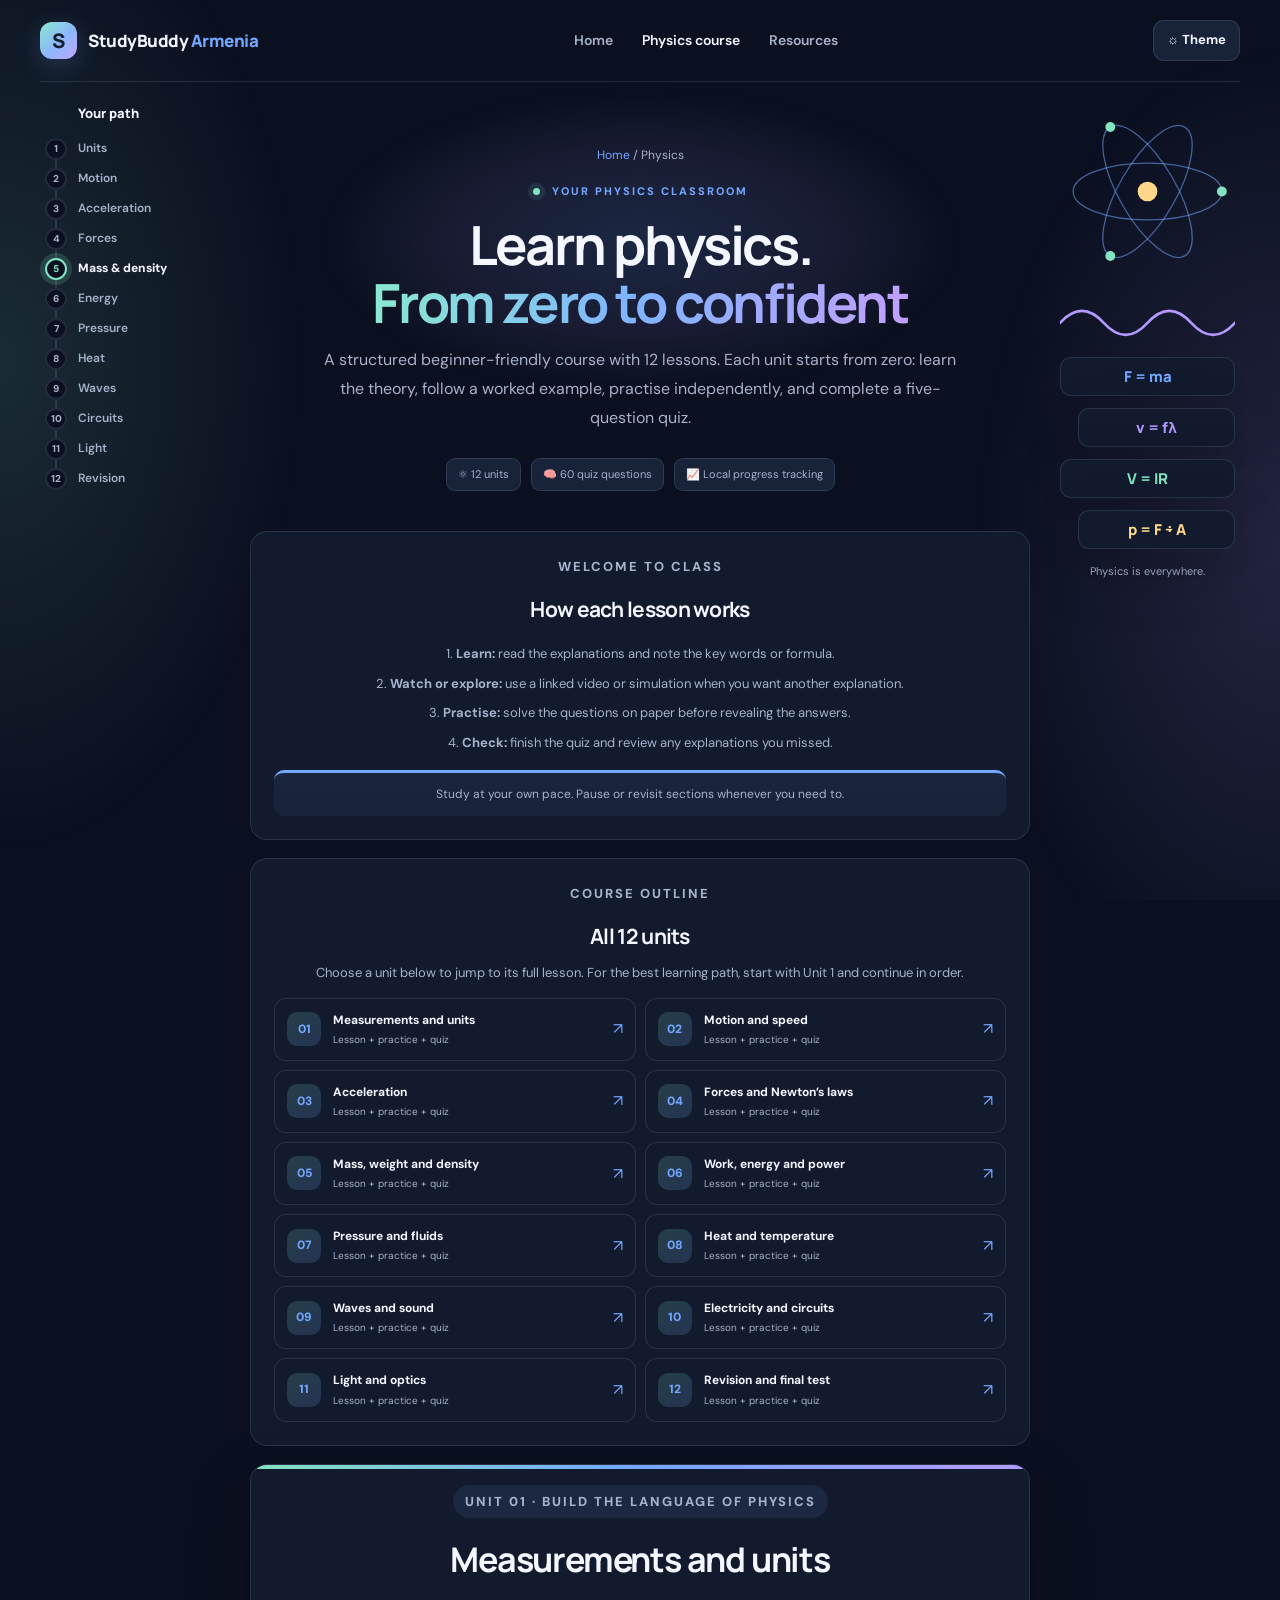
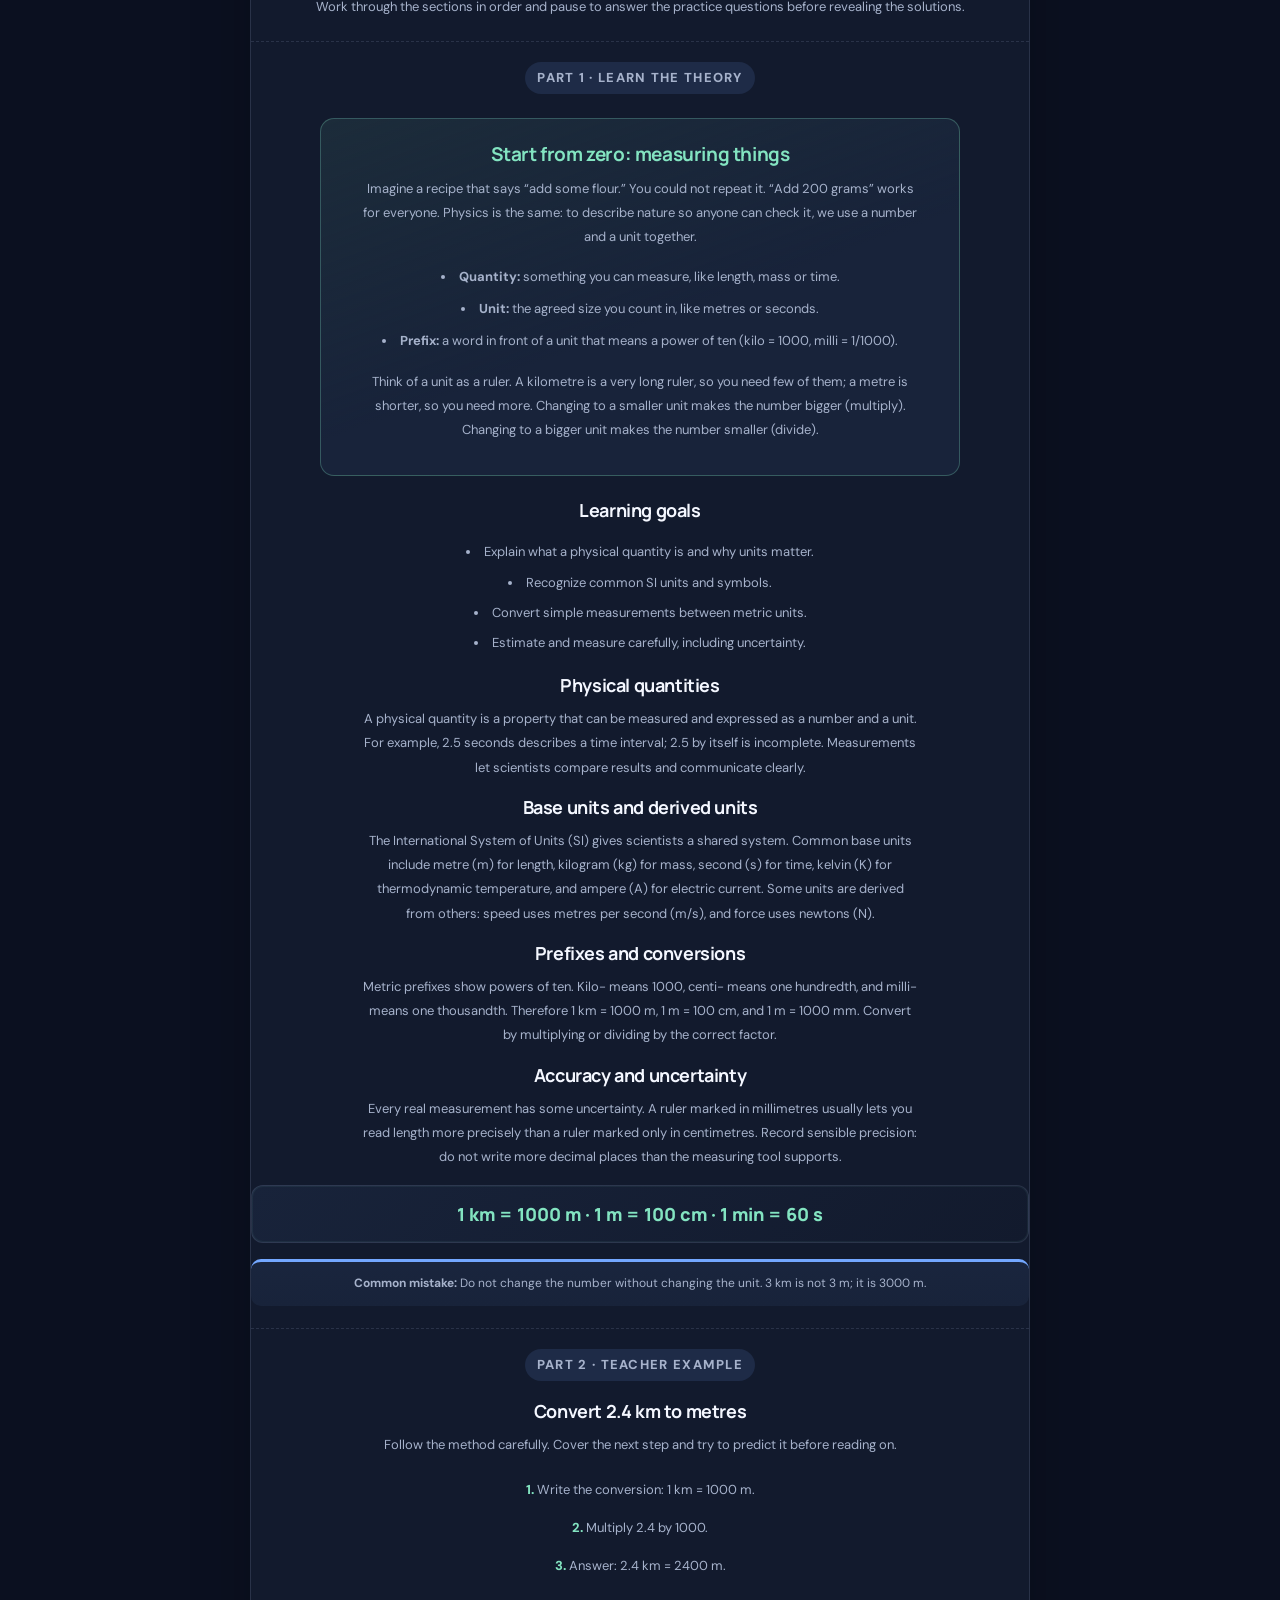
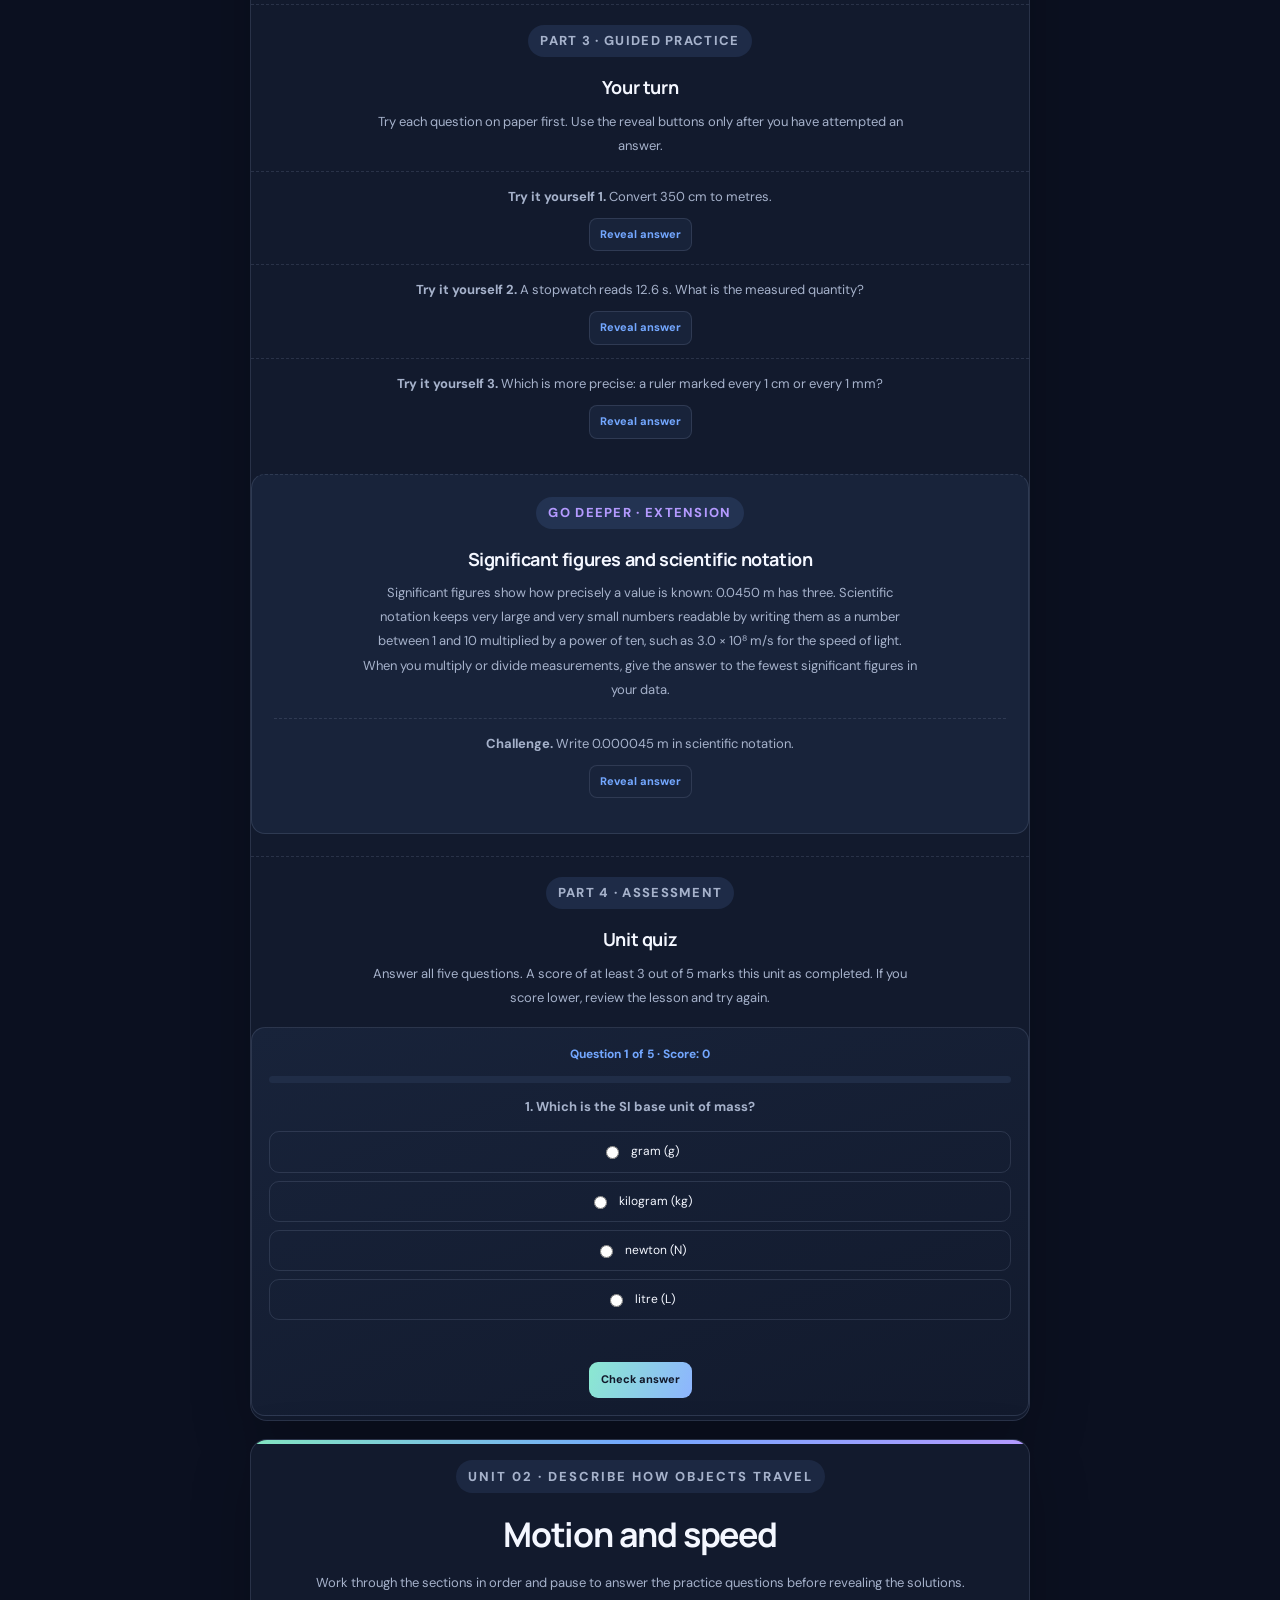
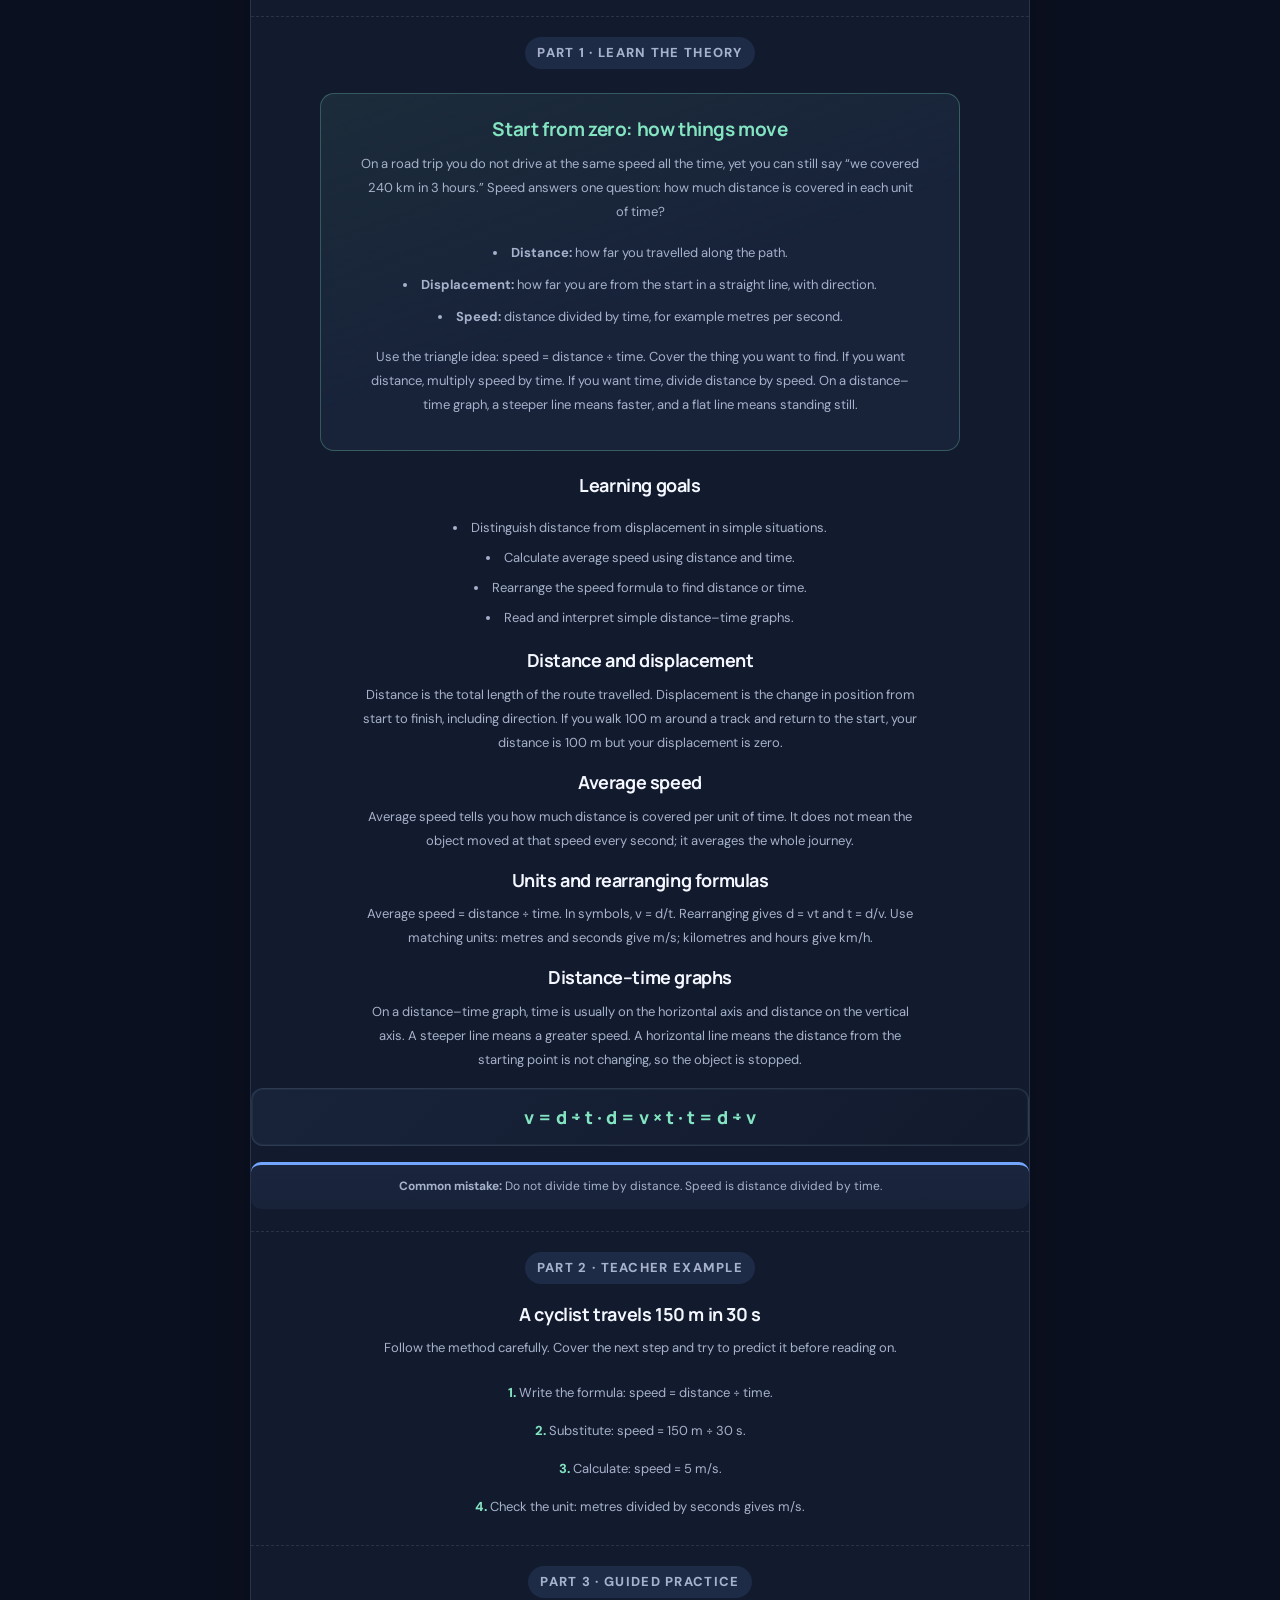
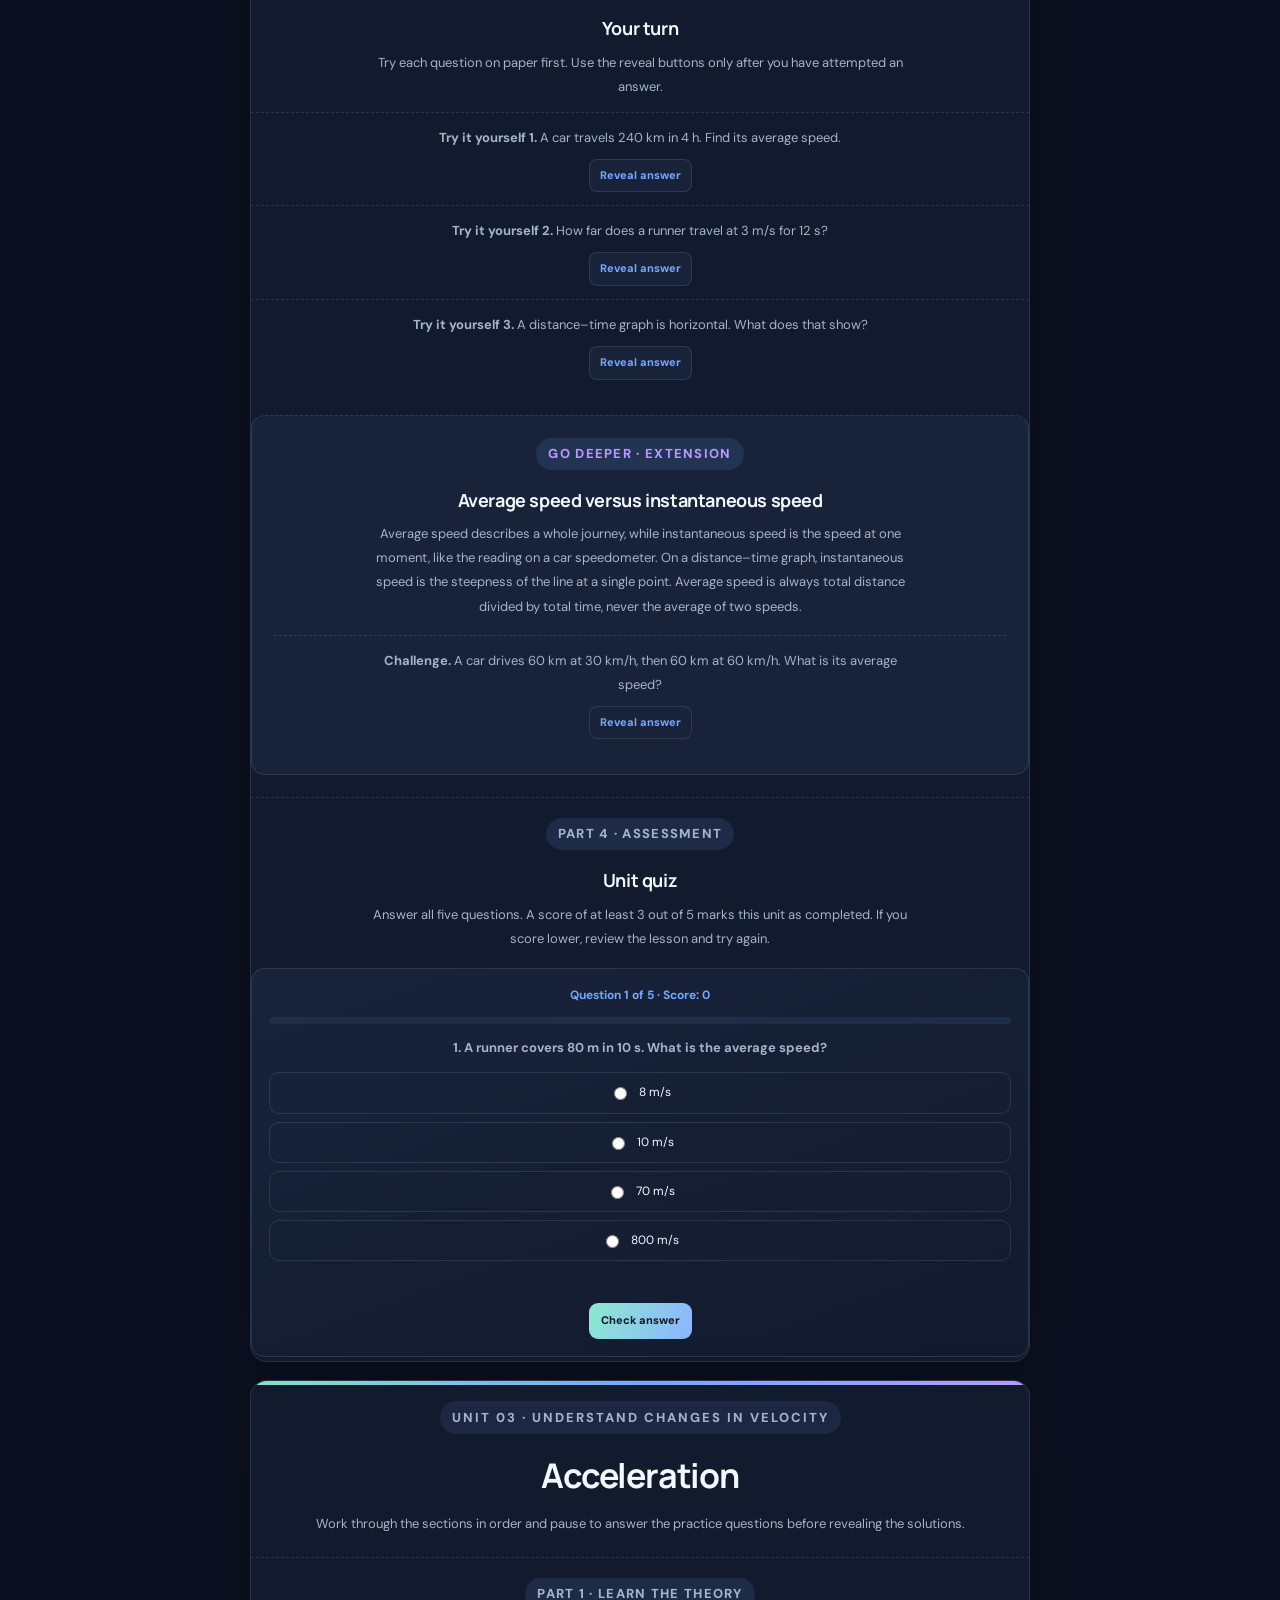
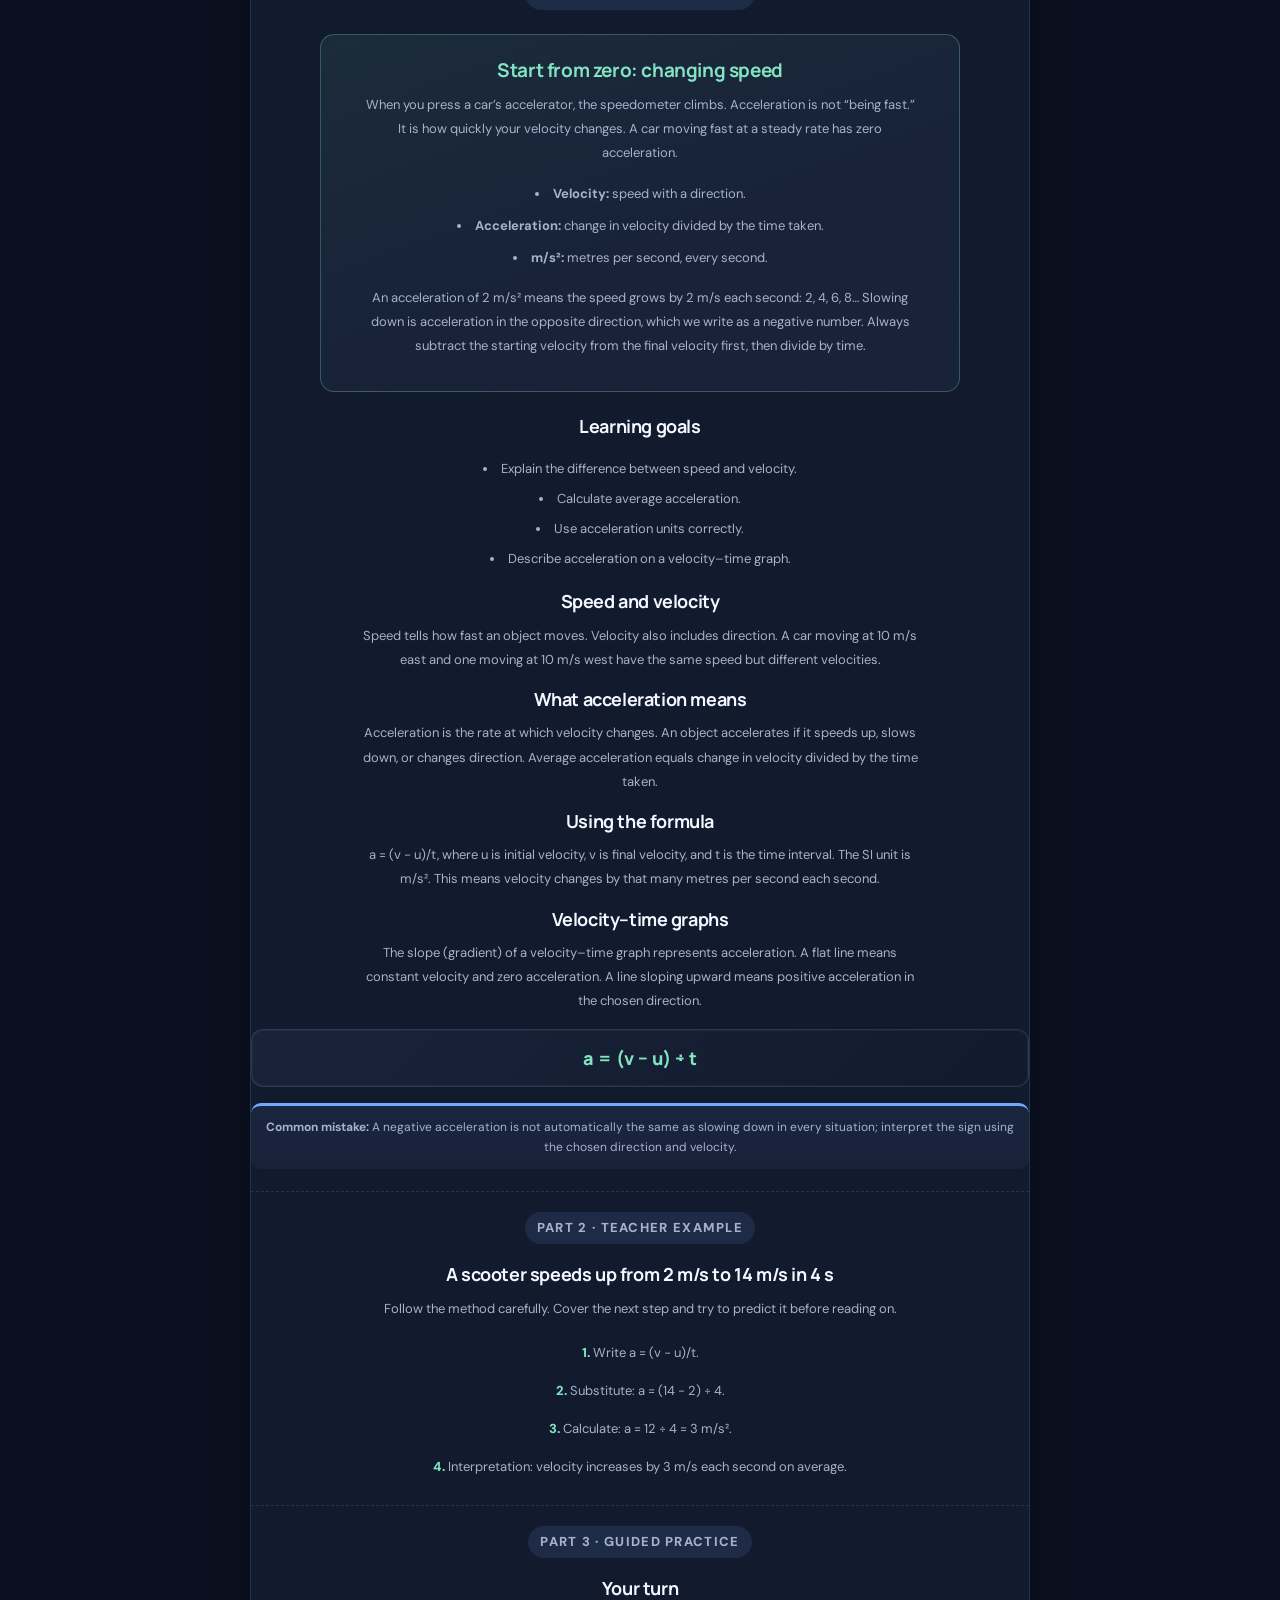
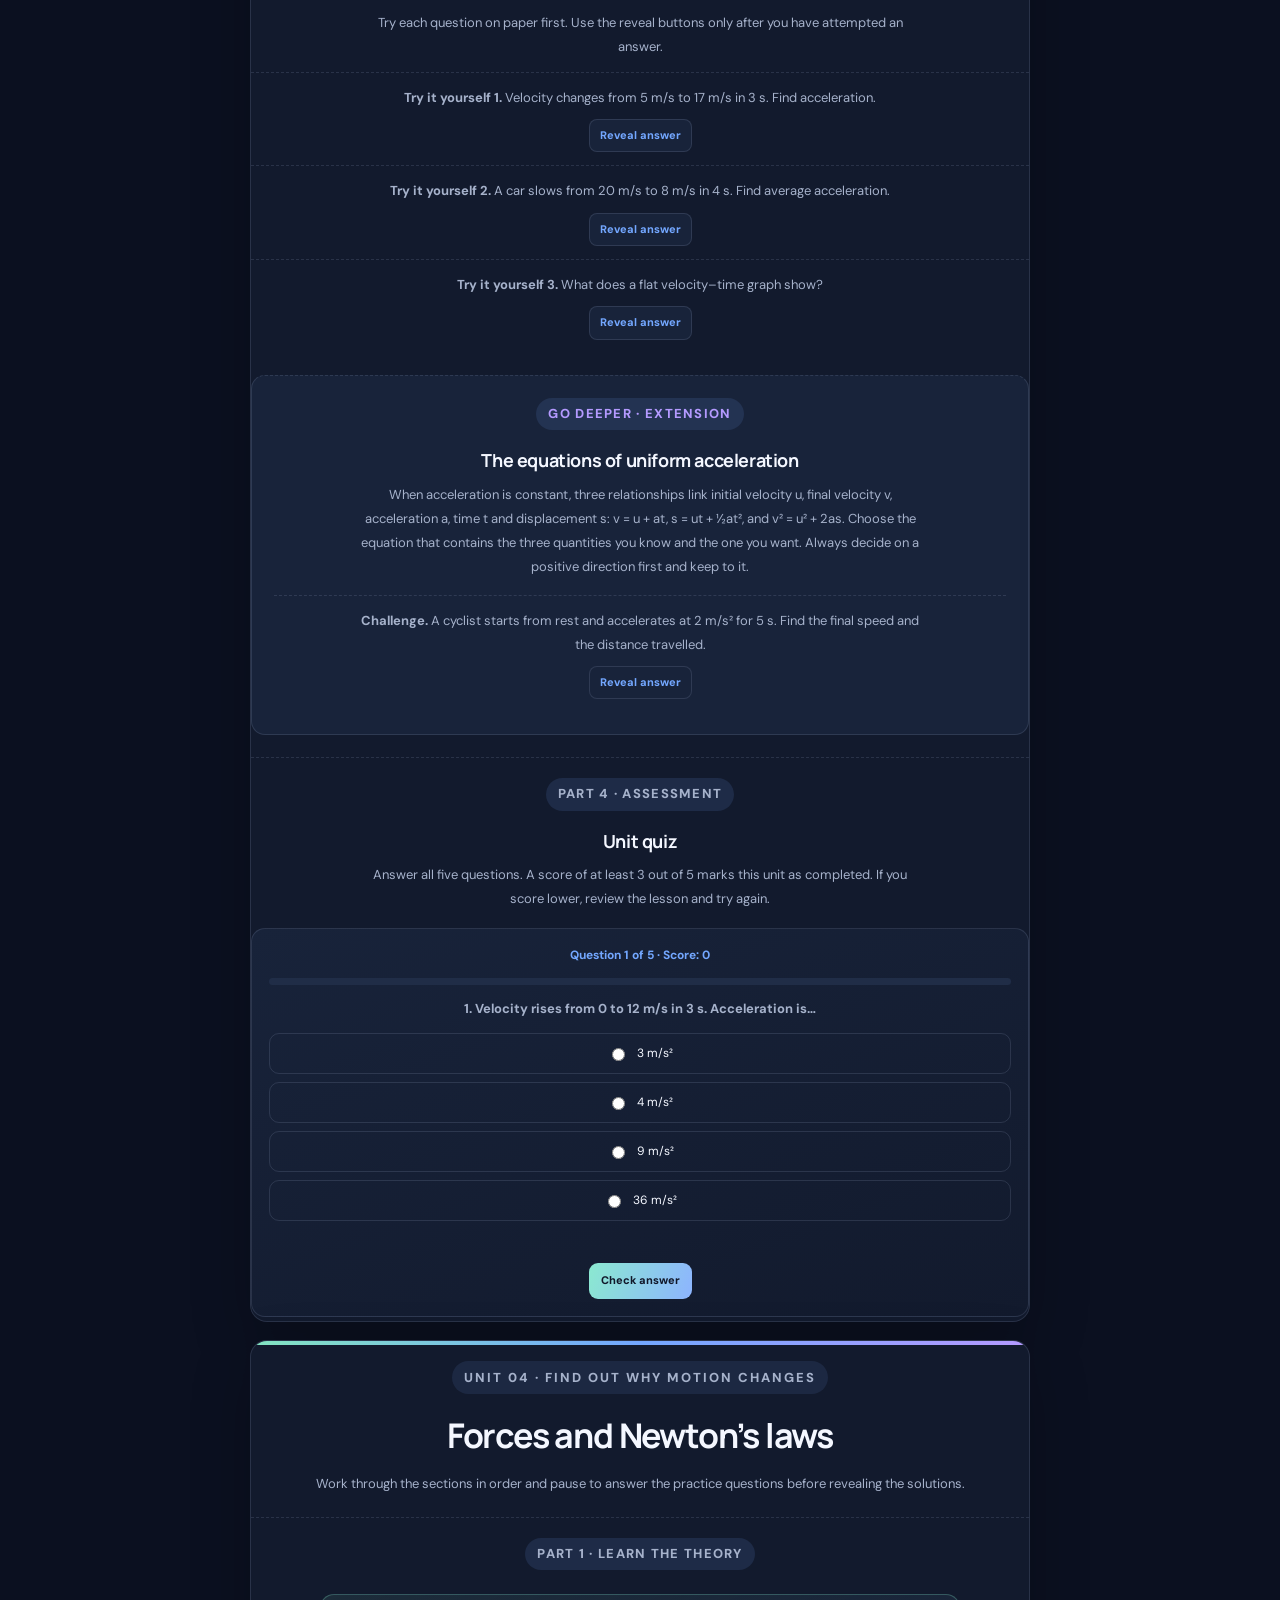
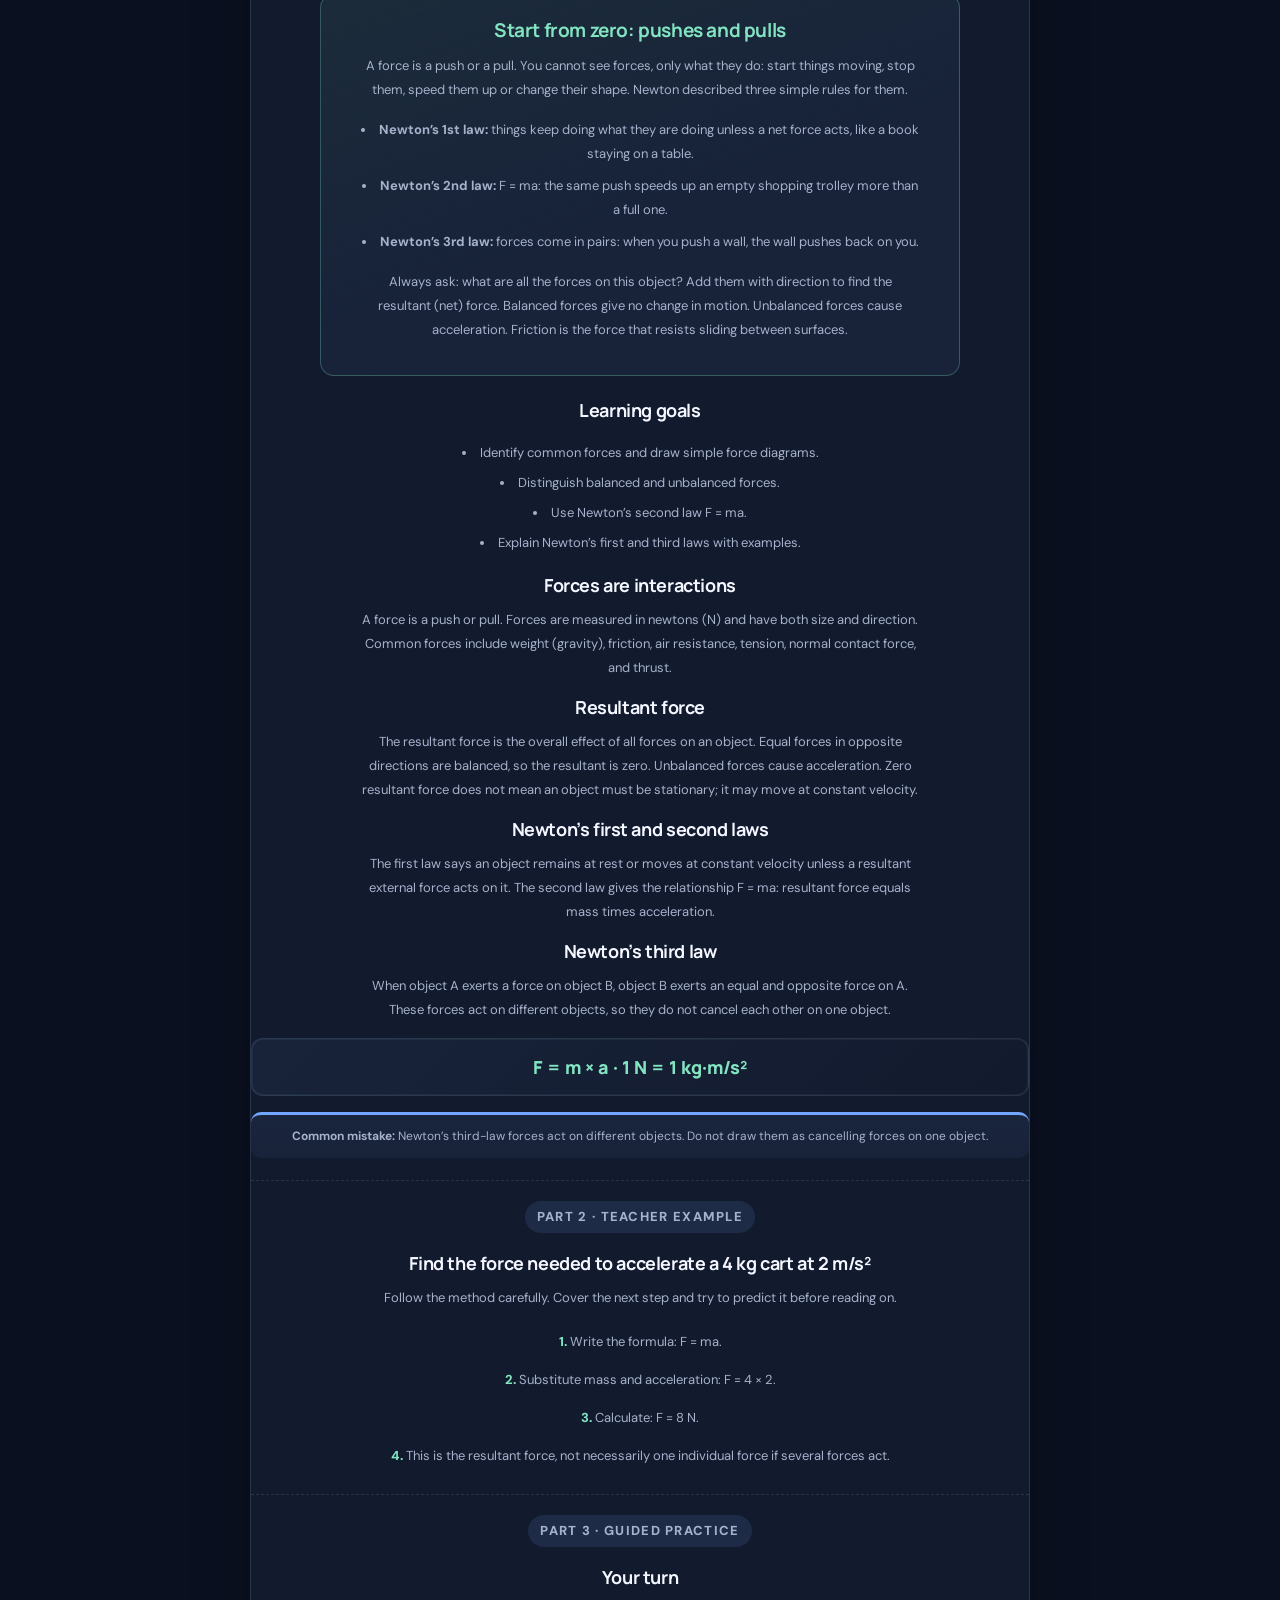
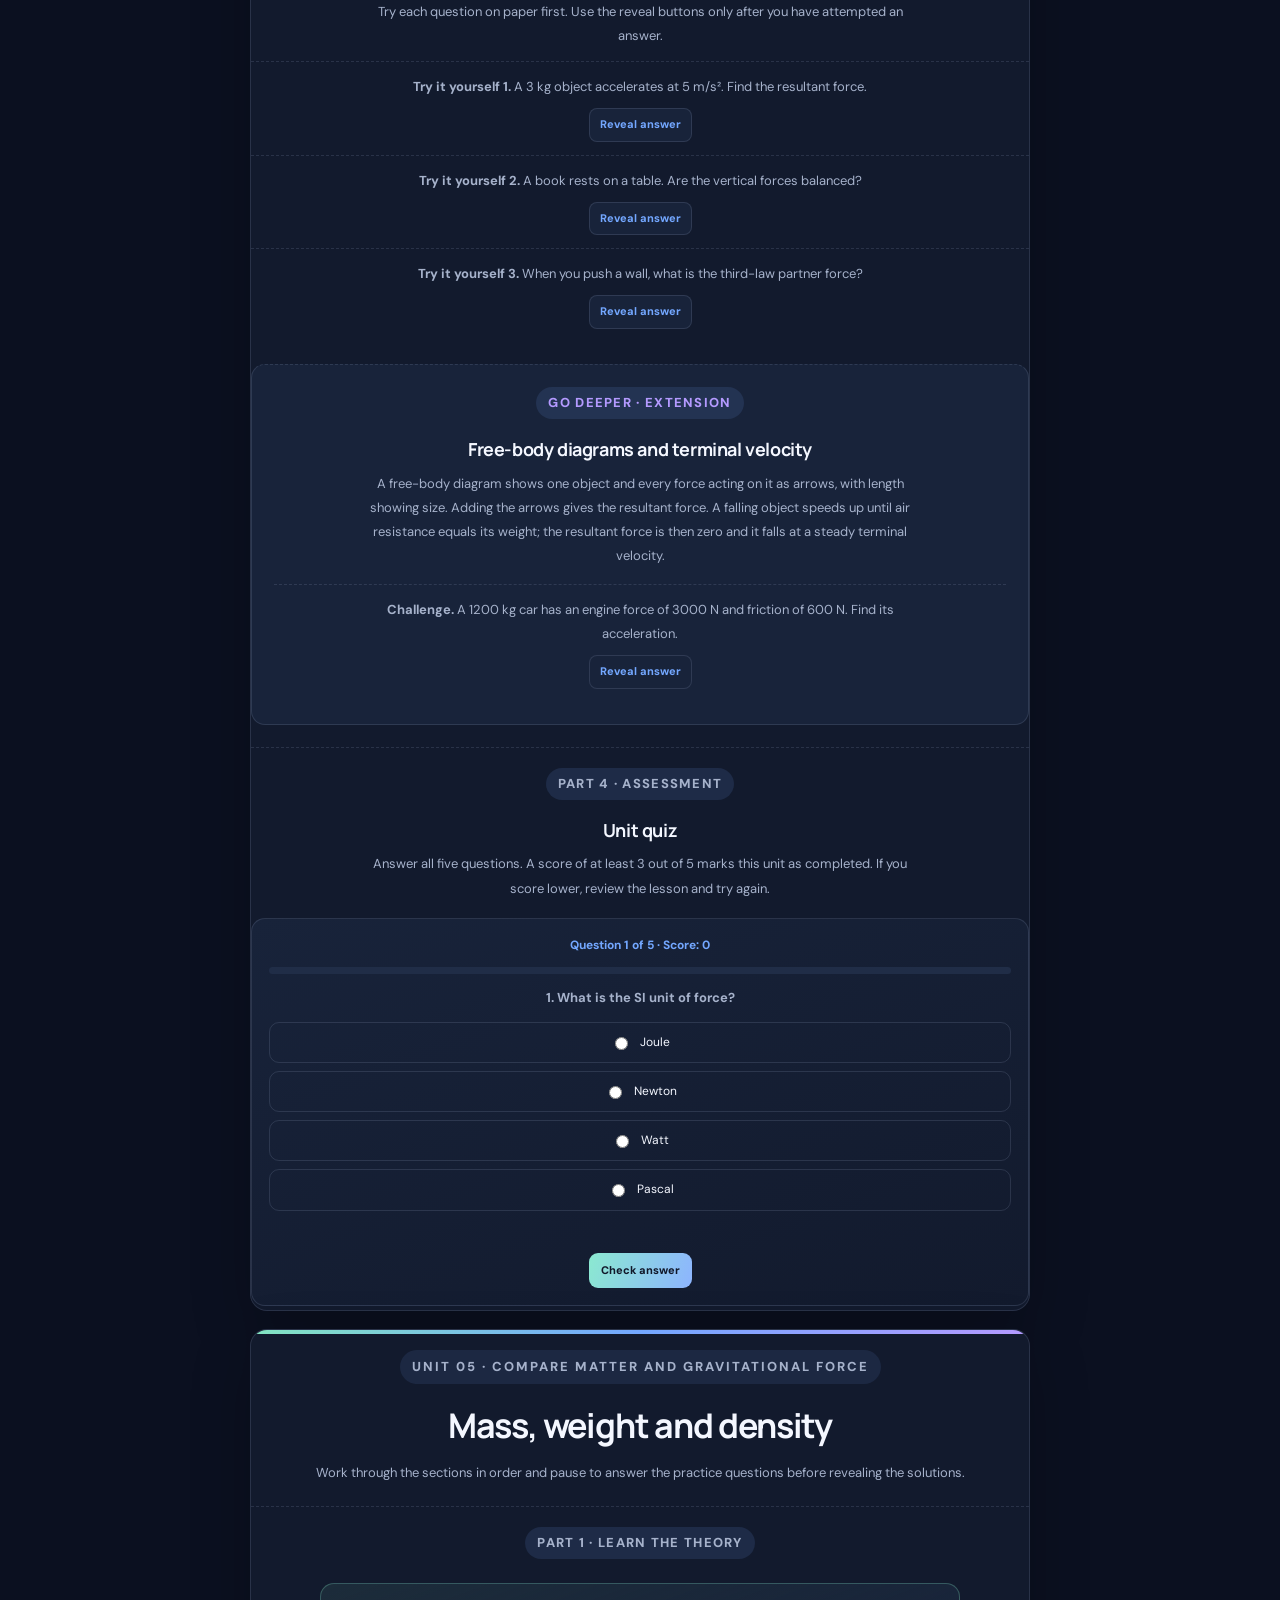
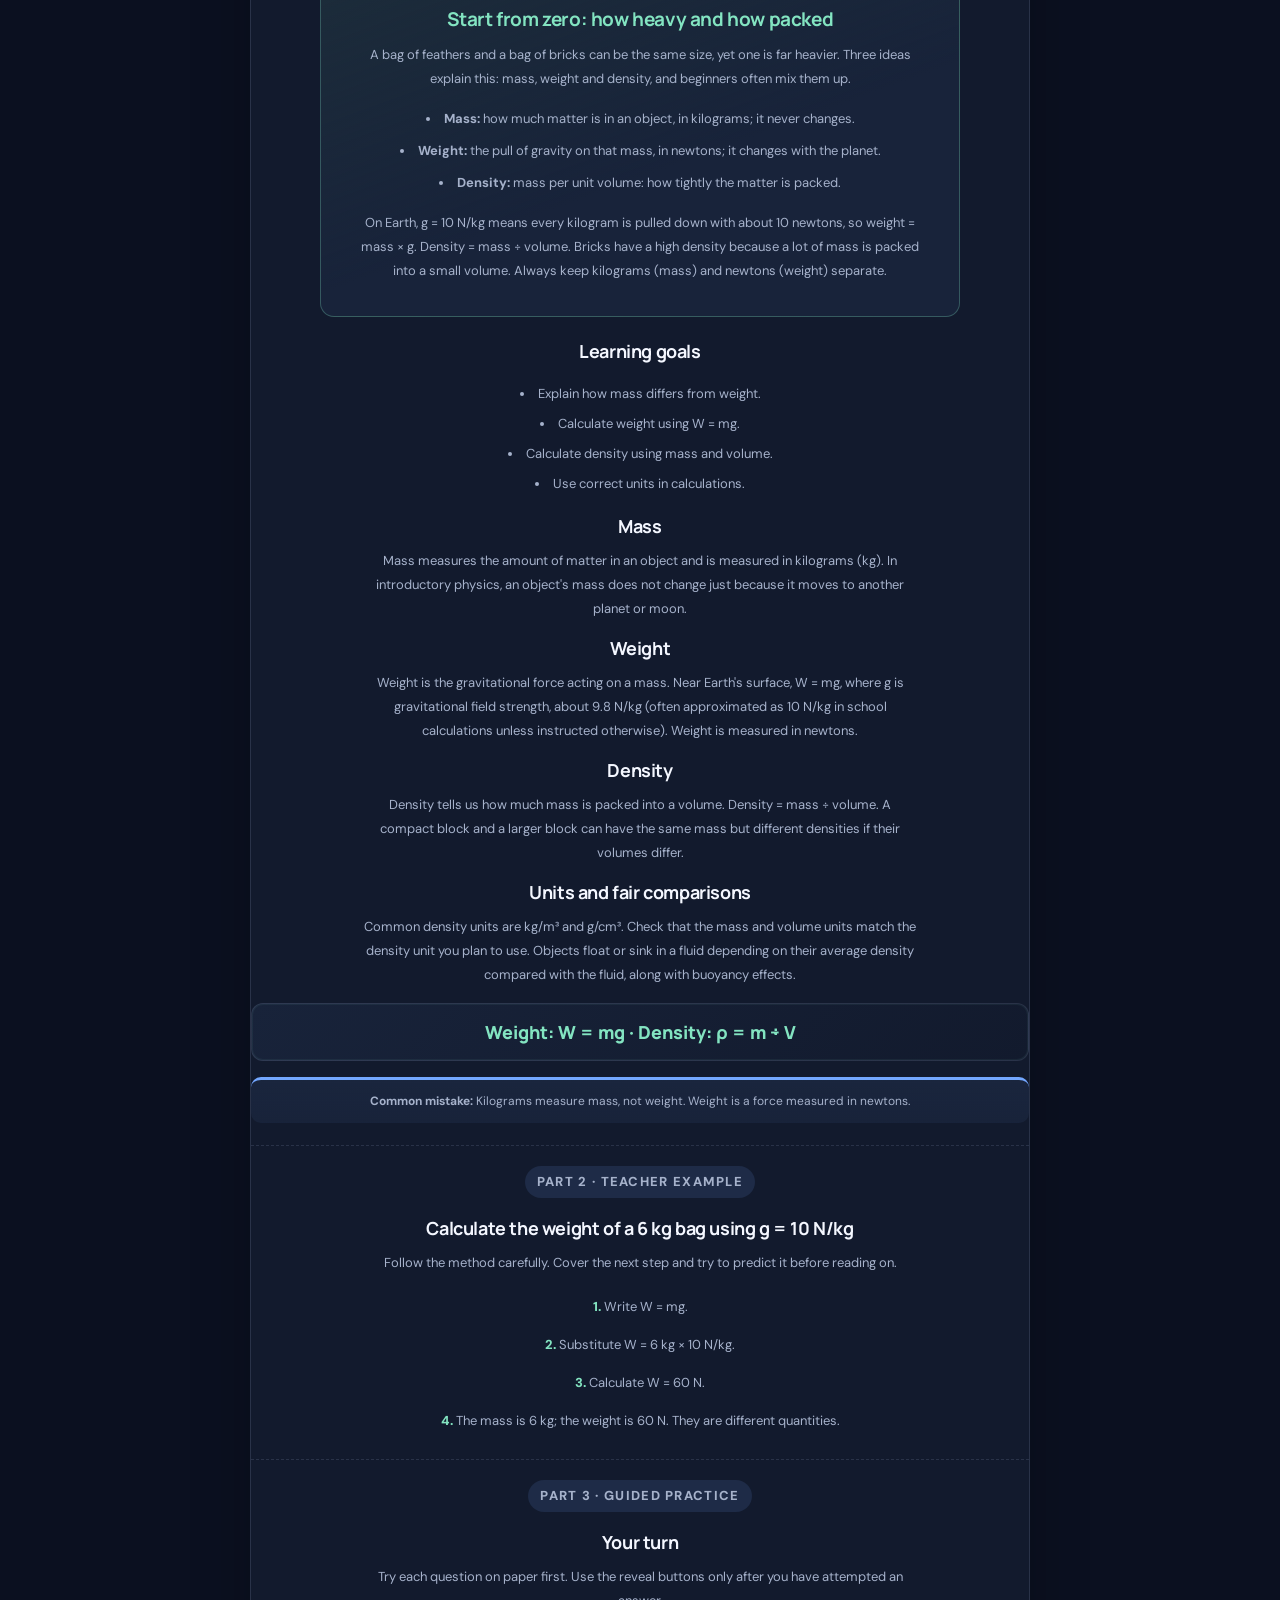
<file: physics.html>
<!DOCTYPE html>
<html lang="en">
<head>
  <meta charset="UTF-8">
  <meta name="viewport" content="width=device-width, initial-scale=1.0">
  <meta name="description" content="StudyBuddy Physics: a 12-unit course with beginner-friendly lessons, examples, practice, quizzes and free resources.">
  <title>Physics Course | StudyBuddy Armenia</title>
  <link rel="stylesheet" href="style.css">
  <script src="script.js" defer></script>
</head>
<body>
  <div class="side-glow glow-left" aria-hidden="true"></div><div class="side-glow glow-right" aria-hidden="true"></div>
  <aside class="side-rail rail-left" aria-label="Unit tracker"><p class="rail-title">Your path</p><ol class="rail-units"><li><a class="rail-link" href="#unit-1" data-u="1"><span>1</span>Units</a></li><li><a class="rail-link" href="#unit-2" data-u="2"><span>2</span>Motion</a></li><li><a class="rail-link" href="#unit-3" data-u="3"><span>3</span>Acceleration</a></li><li><a class="rail-link" href="#unit-4" data-u="4"><span>4</span>Forces</a></li><li><a class="rail-link" href="#unit-5" data-u="5"><span>5</span>Mass & density</a></li><li><a class="rail-link" href="#unit-6" data-u="6"><span>6</span>Energy</a></li><li><a class="rail-link" href="#unit-7" data-u="7"><span>7</span>Pressure</a></li><li><a class="rail-link" href="#unit-8" data-u="8"><span>8</span>Heat</a></li><li><a class="rail-link" href="#unit-9" data-u="9"><span>9</span>Waves</a></li><li><a class="rail-link" href="#unit-10" data-u="10"><span>10</span>Circuits</a></li><li><a class="rail-link" href="#unit-11" data-u="11"><span>11</span>Light</a></li><li><a class="rail-link" href="#unit-12" data-u="12"><span>12</span>Revision</a></li></ol></aside>
  <aside class="side-rail rail-right" aria-hidden="true">
    <svg viewBox="0 0 160 160"><g class="atom-spin"><ellipse class="atom-ring" cx="80" cy="80" rx="68" ry="26"/><ellipse class="atom-ring" cx="80" cy="80" rx="68" ry="26" transform="rotate(60 80 80)"/><ellipse class="atom-ring" cx="80" cy="80" rx="68" ry="26" transform="rotate(120 80 80)"/><circle class="atom-e" cx="148" cy="80" r="4.5"/><circle class="atom-e" cx="46" cy="21" r="4.5"/><circle class="atom-e" cx="46" cy="139" r="4.5"/></g><circle class="atom-core" cx="80" cy="80" r="9"/></svg>
    <svg viewBox="0 0 160 40" style="margin-top:22px"><defs><clipPath id="waveClip"><rect width="160" height="40"/></clipPath></defs><g clip-path="url(#waveClip)"><path class="wave-path" d="M0 20 Q20 -2 40 20 T80 20 T120 20 T160 20 T200 20 T240 20"/></g></svg>
    <span class="formula-chip">F = ma</span><span class="formula-chip">v = fλ</span><span class="formula-chip">V = IR</span><span class="formula-chip">p = F ÷ A</span>
    <p class="rail-caption">Physics is everywhere.</p>
  </aside>
  <header class="site-header">
    <a class="brand" href="index.html"><span class="brand-mark">S</span><span>StudyBuddy <span class="brand-accent">Armenia</span></span></a>
    <nav class="nav-links" aria-label="Main navigation"><a href="index.html">Home</a><a class="active" href="#units">Physics course</a><a href="#resources">Resources</a></nav>
    <button class="theme-toggle" id="themeToggle" type="button" aria-label="Toggle light and dark theme">☼ Theme</button>
  </header>
  <main class="container">
    <section class="course-hero">
      <div class="breadcrumbs"><a href="index.html">Home</a> / Physics</div>
      <p class="eyebrow"><span class="eyebrow-dot"></span> YOUR PHYSICS CLASSROOM</p>
      <h1>Learn physics.<br><span class="gradient-text">From zero to confident</span></h1>
      <p class="hero-description">A structured beginner-friendly course with 12 lessons. Each unit starts from zero: learn the theory, follow a worked example, practise independently, and complete a five-question quiz.</p>
      <div class="course-meta"><span class="meta-pill">⚛ 12 units</span><span class="meta-pill">🧠 60 quiz questions</span><span class="meta-pill">📈 Local progress tracking</span></div>
    </section>
    <div class="course-layout">
      <div class="course-main">
        <section class="panel" id="start">
          <p class="eyebrow">WELCOME TO CLASS</p><h2>How each lesson works</h2>
          <ol>
            <li><strong>Learn:</strong> read the explanations and note the key words or formula.</li>
            <li><strong>Watch or explore:</strong> use a linked video or simulation when you want another explanation.</li>
            <li><strong>Practise:</strong> solve the questions on paper before revealing the answers.</li>
            <li><strong>Check:</strong> finish the quiz and review any explanations you missed.</li>
          </ol>
          <div class="callout">Study at your own pace. Pause or revisit sections whenever you need to.</div>
        </section>
        <section class="panel" id="units">
          <p class="eyebrow">COURSE OUTLINE</p><h2>All 12 units</h2>
          <p>Choose a unit below to jump to its full lesson. For the best learning path, start with Unit 1 and continue in order.</p>
          <div class="unit-list"><a class="unit-link" href="#unit-1"><span class="unit-number">01</span><span><strong>Measurements and units</strong><small>Lesson + practice + quiz</small></span><span class="unit-arrow">↗</span></a>
<a class="unit-link" href="#unit-2"><span class="unit-number">02</span><span><strong>Motion and speed</strong><small>Lesson + practice + quiz</small></span><span class="unit-arrow">↗</span></a>
<a class="unit-link" href="#unit-3"><span class="unit-number">03</span><span><strong>Acceleration</strong><small>Lesson + practice + quiz</small></span><span class="unit-arrow">↗</span></a>
<a class="unit-link" href="#unit-4"><span class="unit-number">04</span><span><strong>Forces and Newton’s laws</strong><small>Lesson + practice + quiz</small></span><span class="unit-arrow">↗</span></a>
<a class="unit-link" href="#unit-5"><span class="unit-number">05</span><span><strong>Mass, weight and density</strong><small>Lesson + practice + quiz</small></span><span class="unit-arrow">↗</span></a>
<a class="unit-link" href="#unit-6"><span class="unit-number">06</span><span><strong>Work, energy and power</strong><small>Lesson + practice + quiz</small></span><span class="unit-arrow">↗</span></a>
<a class="unit-link" href="#unit-7"><span class="unit-number">07</span><span><strong>Pressure and fluids</strong><small>Lesson + practice + quiz</small></span><span class="unit-arrow">↗</span></a>
<a class="unit-link" href="#unit-8"><span class="unit-number">08</span><span><strong>Heat and temperature</strong><small>Lesson + practice + quiz</small></span><span class="unit-arrow">↗</span></a>
<a class="unit-link" href="#unit-9"><span class="unit-number">09</span><span><strong>Waves and sound</strong><small>Lesson + practice + quiz</small></span><span class="unit-arrow">↗</span></a>
<a class="unit-link" href="#unit-10"><span class="unit-number">10</span><span><strong>Electricity and circuits</strong><small>Lesson + practice + quiz</small></span><span class="unit-arrow">↗</span></a>
<a class="unit-link" href="#unit-11"><span class="unit-number">11</span><span><strong>Light and optics</strong><small>Lesson + practice + quiz</small></span><span class="unit-arrow">↗</span></a>
<a class="unit-link" href="#unit-12"><span class="unit-number">12</span><span><strong>Revision and final test</strong><small>Lesson + practice + quiz</small></span><span class="unit-arrow">↗</span></a></div>
        </section>
        
    <section class="panel lesson-section full-lesson" id="unit-1">
      <div class="lesson-topline"><p class="eyebrow">UNIT 01 · BUILD THE LANGUAGE OF PHYSICS</p></div>
      <h2>Measurements and units</h2>
      <p class="lesson-intro">Work through the sections in order and pause to answer the practice questions before revealing the solutions.</p>
      <div class="lesson-part">
        <p class="part-label">PART 1 · LEARN THE THEORY</p>
        <div class="zero-start"><h3>Start from zero: measuring things</h3><p>Imagine a recipe that says “add some flour.” You could not repeat it. “Add 200 grams” works for everyone. Physics is the same: to describe nature so anyone can check it, we use a number and a unit together.</p><ul><li><strong>Quantity:</strong> something you can measure, like length, mass or time.</li><li><strong>Unit:</strong> the agreed size you count in, like metres or seconds.</li><li><strong>Prefix:</strong> a word in front of a unit that means a power of ten (kilo = 1000, milli = 1/1000).</li></ul><p>Think of a unit as a ruler. A kilometre is a very long ruler, so you need few of them; a metre is shorter, so you need more. Changing to a smaller unit makes the number bigger (multiply). Changing to a bigger unit makes the number smaller (divide).</p></div>
        <h3>Learning goals</h3><ul><li>Explain what a physical quantity is and why units matter.</li>
<li>Recognize common SI units and symbols.</li>
<li>Convert simple measurements between metric units.</li>
<li>Estimate and measure carefully, including uncertainty.</li></ul>
        <h3>Physical quantities</h3><p>A physical quantity is a property that can be measured and expressed as a number and a unit. For example, 2.5 seconds describes a time interval; 2.5 by itself is incomplete. Measurements let scientists compare results and communicate clearly.</p>
<h3>Base units and derived units</h3><p>The International System of Units (SI) gives scientists a shared system. Common base units include metre (m) for length, kilogram (kg) for mass, second (s) for time, kelvin (K) for thermodynamic temperature, and ampere (A) for electric current. Some units are derived from others: speed uses metres per second (m/s), and force uses newtons (N).</p>
<h3>Prefixes and conversions</h3><p>Metric prefixes show powers of ten. Kilo- means 1000, centi- means one hundredth, and milli- means one thousandth. Therefore 1 km = 1000 m, 1 m = 100 cm, and 1 m = 1000 mm. Convert by multiplying or dividing by the correct factor.</p>
<h3>Accuracy and uncertainty</h3><p>Every real measurement has some uncertainty. A ruler marked in millimetres usually lets you read length more precisely than a ruler marked only in centimetres. Record sensible precision: do not write more decimal places than the measuring tool supports.</p>
        <div class="formula">1 km = 1000 m · 1 m = 100 cm · 1 min = 60 s</div>
        <div class="callout"><strong>Common mistake:</strong> Do not change the number without changing the unit. 3 km is not 3 m; it is 3000 m.</div>
      </div>
      <div class="lesson-part">
        <p class="part-label">PART 2 · TEACHER EXAMPLE</p>
        <h3>Convert 2.4 km to metres</h3>
        <p>Follow the method carefully. Cover the next step and try to predict it before reading on.</p>
        <ol class="worked-steps"><li>Write the conversion: 1 km = 1000 m.</li>
<li>Multiply 2.4 by 1000.</li>
<li>Answer: 2.4 km = 2400 m.</li></ol>
      </div>
      <div class="lesson-part">
        <p class="part-label">PART 3 · GUIDED PRACTICE</p>
        <h3>Your turn</h3>
        <p>Try each question on paper first. Use the reveal buttons only after you have attempted an answer.</p>
        <div class="practice-question">
          <p><strong>Try it yourself 1.</strong> Convert 350 cm to metres.</p>
          <button class="reveal-answer" type="button" data-reveal="answer-1-1" aria-expanded="false">Reveal answer</button>
          <p class="revealed-answer" id="answer-1-1" hidden>3.5 m</p>
        </div>
<div class="practice-question">
          <p><strong>Try it yourself 2.</strong> A stopwatch reads 12.6 s. What is the measured quantity?</p>
          <button class="reveal-answer" type="button" data-reveal="answer-1-2" aria-expanded="false">Reveal answer</button>
          <p class="revealed-answer" id="answer-1-2" hidden>Time</p>
        </div>
<div class="practice-question">
          <p><strong>Try it yourself 3.</strong> Which is more precise: a ruler marked every 1 cm or every 1 mm?</p>
          <button class="reveal-answer" type="button" data-reveal="answer-1-3" aria-expanded="false">Reveal answer</button>
          <p class="revealed-answer" id="answer-1-3" hidden>The ruler marked every 1 mm, because it has finer divisions.</p>
        </div>
      </div>
      <div class="lesson-part deeper">
        <p class="part-label">GO DEEPER · EXTENSION</p>
        <h3>Significant figures and scientific notation</h3>
        <p>Significant figures show how precisely a value is known: 0.0450 m has three. Scientific notation keeps very large and very small numbers readable by writing them as a number between 1 and 10 multiplied by a power of ten, such as 3.0 × 10⁸ m/s for the speed of light. When you multiply or divide measurements, give the answer to the fewest significant figures in your data.</p>
        <div class="practice-question challenge">
          <p><strong>Challenge.</strong> Write 0.000045 m in scientific notation.</p>
          <button class="reveal-answer" type="button" data-reveal="answer-d-1" aria-expanded="false">Reveal answer</button>
          <p class="revealed-answer" id="answer-d-1" hidden>4.5 × 10⁻⁵ m</p>
        </div>
      </div>
      <div class="lesson-part">
        <p class="part-label">PART 4 · ASSESSMENT</p>
        <h3>Unit quiz</h3>
        <p>Answer all five questions. A score of at least 3 out of 5 marks this unit as completed. If you score lower, review the lesson and try again.</p>
        <div class="quiz-box" data-quiz="unit1"><div class="quiz-content"></div></div>
      </div>
    </section>

    <section class="panel lesson-section full-lesson" id="unit-2">
      <div class="lesson-topline"><p class="eyebrow">UNIT 02 · DESCRIBE HOW OBJECTS TRAVEL</p></div>
      <h2>Motion and speed</h2>
      <p class="lesson-intro">Work through the sections in order and pause to answer the practice questions before revealing the solutions.</p>
      <div class="lesson-part">
        <p class="part-label">PART 1 · LEARN THE THEORY</p>
        <div class="zero-start"><h3>Start from zero: how things move</h3><p>On a road trip you do not drive at the same speed all the time, yet you can still say “we covered 240 km in 3 hours.” Speed answers one question: how much distance is covered in each unit of time?</p><ul><li><strong>Distance:</strong> how far you travelled along the path.</li><li><strong>Displacement:</strong> how far you are from the start in a straight line, with direction.</li><li><strong>Speed:</strong> distance divided by time, for example metres per second.</li></ul><p>Use the triangle idea: speed = distance ÷ time. Cover the thing you want to find. If you want distance, multiply speed by time. If you want time, divide distance by speed. On a distance–time graph, a steeper line means faster, and a flat line means standing still.</p></div>
        <h3>Learning goals</h3><ul><li>Distinguish distance from displacement in simple situations.</li>
<li>Calculate average speed using distance and time.</li>
<li>Rearrange the speed formula to find distance or time.</li>
<li>Read and interpret simple distance–time graphs.</li></ul>
        <h3>Distance and displacement</h3><p>Distance is the total length of the route travelled. Displacement is the change in position from start to finish, including direction. If you walk 100 m around a track and return to the start, your distance is 100 m but your displacement is zero.</p>
<h3>Average speed</h3><p>Average speed tells you how much distance is covered per unit of time. It does not mean the object moved at that speed every second; it averages the whole journey.</p>
<h3>Units and rearranging formulas</h3><p>Average speed = distance ÷ time. In symbols, v = d/t. Rearranging gives d = vt and t = d/v. Use matching units: metres and seconds give m/s; kilometres and hours give km/h.</p>
<h3>Distance–time graphs</h3><p>On a distance–time graph, time is usually on the horizontal axis and distance on the vertical axis. A steeper line means a greater speed. A horizontal line means the distance from the starting point is not changing, so the object is stopped.</p>
        <div class="formula">v = d ÷ t · d = v × t · t = d ÷ v</div>
        <div class="callout"><strong>Common mistake:</strong> Do not divide time by distance. Speed is distance divided by time.</div>
      </div>
      <div class="lesson-part">
        <p class="part-label">PART 2 · TEACHER EXAMPLE</p>
        <h3>A cyclist travels 150 m in 30 s</h3>
        <p>Follow the method carefully. Cover the next step and try to predict it before reading on.</p>
        <ol class="worked-steps"><li>Write the formula: speed = distance ÷ time.</li>
<li>Substitute: speed = 150 m ÷ 30 s.</li>
<li>Calculate: speed = 5 m/s.</li>
<li>Check the unit: metres divided by seconds gives m/s.</li></ol>
      </div>
      <div class="lesson-part">
        <p class="part-label">PART 3 · GUIDED PRACTICE</p>
        <h3>Your turn</h3>
        <p>Try each question on paper first. Use the reveal buttons only after you have attempted an answer.</p>
        <div class="practice-question">
          <p><strong>Try it yourself 1.</strong> A car travels 240 km in 4 h. Find its average speed.</p>
          <button class="reveal-answer" type="button" data-reveal="answer-2-1" aria-expanded="false">Reveal answer</button>
          <p class="revealed-answer" id="answer-2-1" hidden>60 km/h</p>
        </div>
<div class="practice-question">
          <p><strong>Try it yourself 2.</strong> How far does a runner travel at 3 m/s for 12 s?</p>
          <button class="reveal-answer" type="button" data-reveal="answer-2-2" aria-expanded="false">Reveal answer</button>
          <p class="revealed-answer" id="answer-2-2" hidden>36 m</p>
        </div>
<div class="practice-question">
          <p><strong>Try it yourself 3.</strong> A distance–time graph is horizontal. What does that show?</p>
          <button class="reveal-answer" type="button" data-reveal="answer-2-3" aria-expanded="false">Reveal answer</button>
          <p class="revealed-answer" id="answer-2-3" hidden>The object is stopped; its distance from the starting point is not changing.</p>
        </div>
      </div>
      <div class="lesson-part deeper">
        <p class="part-label">GO DEEPER · EXTENSION</p>
        <h3>Average speed versus instantaneous speed</h3>
        <p>Average speed describes a whole journey, while instantaneous speed is the speed at one moment, like the reading on a car speedometer. On a distance–time graph, instantaneous speed is the steepness of the line at a single point. Average speed is always total distance divided by total time, never the average of two speeds.</p>
        <div class="practice-question challenge">
          <p><strong>Challenge.</strong> A car drives 60 km at 30 km/h, then 60 km at 60 km/h. What is its average speed?</p>
          <button class="reveal-answer" type="button" data-reveal="answer-d-2" aria-expanded="false">Reveal answer</button>
          <p class="revealed-answer" id="answer-d-2" hidden>Total distance 120 km. Time = 2 h + 1 h = 3 h. Average speed = 120 ÷ 3 = 40 km/h (not 45 km/h).</p>
        </div>
      </div>
      <div class="lesson-part">
        <p class="part-label">PART 4 · ASSESSMENT</p>
        <h3>Unit quiz</h3>
        <p>Answer all five questions. A score of at least 3 out of 5 marks this unit as completed. If you score lower, review the lesson and try again.</p>
        <div class="quiz-box" data-quiz="unit2"><div class="quiz-content"></div></div>
      </div>
    </section>

    <section class="panel lesson-section full-lesson" id="unit-3">
      <div class="lesson-topline"><p class="eyebrow">UNIT 03 · UNDERSTAND CHANGES IN VELOCITY</p></div>
      <h2>Acceleration</h2>
      <p class="lesson-intro">Work through the sections in order and pause to answer the practice questions before revealing the solutions.</p>
      <div class="lesson-part">
        <p class="part-label">PART 1 · LEARN THE THEORY</p>
        <div class="zero-start"><h3>Start from zero: changing speed</h3><p>When you press a car’s accelerator, the speedometer climbs. Acceleration is not “being fast.” It is how quickly your velocity changes. A car moving fast at a steady rate has zero acceleration.</p><ul><li><strong>Velocity:</strong> speed with a direction.</li><li><strong>Acceleration:</strong> change in velocity divided by the time taken.</li><li><strong>m/s²:</strong> metres per second, every second.</li></ul><p>An acceleration of 2 m/s² means the speed grows by 2 m/s each second: 2, 4, 6, 8… Slowing down is acceleration in the opposite direction, which we write as a negative number. Always subtract the starting velocity from the final velocity first, then divide by time.</p></div>
        <h3>Learning goals</h3><ul><li>Explain the difference between speed and velocity.</li>
<li>Calculate average acceleration.</li>
<li>Use acceleration units correctly.</li>
<li>Describe acceleration on a velocity–time graph.</li></ul>
        <h3>Speed and velocity</h3><p>Speed tells how fast an object moves. Velocity also includes direction. A car moving at 10 m/s east and one moving at 10 m/s west have the same speed but different velocities.</p>
<h3>What acceleration means</h3><p>Acceleration is the rate at which velocity changes. An object accelerates if it speeds up, slows down, or changes direction. Average acceleration equals change in velocity divided by the time taken.</p>
<h3>Using the formula</h3><p>a = (v − u)/t, where u is initial velocity, v is final velocity, and t is the time interval. The SI unit is m/s². This means velocity changes by that many metres per second each second.</p>
<h3>Velocity–time graphs</h3><p>The slope (gradient) of a velocity–time graph represents acceleration. A flat line means constant velocity and zero acceleration. A line sloping upward means positive acceleration in the chosen direction.</p>
        <div class="formula">a = (v − u) ÷ t</div>
        <div class="callout"><strong>Common mistake:</strong> A negative acceleration is not automatically the same as slowing down in every situation; interpret the sign using the chosen direction and velocity.</div>
      </div>
      <div class="lesson-part">
        <p class="part-label">PART 2 · TEACHER EXAMPLE</p>
        <h3>A scooter speeds up from 2 m/s to 14 m/s in 4 s</h3>
        <p>Follow the method carefully. Cover the next step and try to predict it before reading on.</p>
        <ol class="worked-steps"><li>Write a = (v − u)/t.</li>
<li>Substitute: a = (14 − 2) ÷ 4.</li>
<li>Calculate: a = 12 ÷ 4 = 3 m/s².</li>
<li>Interpretation: velocity increases by 3 m/s each second on average.</li></ol>
      </div>
      <div class="lesson-part">
        <p class="part-label">PART 3 · GUIDED PRACTICE</p>
        <h3>Your turn</h3>
        <p>Try each question on paper first. Use the reveal buttons only after you have attempted an answer.</p>
        <div class="practice-question">
          <p><strong>Try it yourself 1.</strong> Velocity changes from 5 m/s to 17 m/s in 3 s. Find acceleration.</p>
          <button class="reveal-answer" type="button" data-reveal="answer-3-1" aria-expanded="false">Reveal answer</button>
          <p class="revealed-answer" id="answer-3-1" hidden>4 m/s²</p>
        </div>
<div class="practice-question">
          <p><strong>Try it yourself 2.</strong> A car slows from 20 m/s to 8 m/s in 4 s. Find average acceleration.</p>
          <button class="reveal-answer" type="button" data-reveal="answer-3-2" aria-expanded="false">Reveal answer</button>
          <p class="revealed-answer" id="answer-3-2" hidden>−3 m/s² (opposite the chosen positive direction)</p>
        </div>
<div class="practice-question">
          <p><strong>Try it yourself 3.</strong> What does a flat velocity–time graph show?</p>
          <button class="reveal-answer" type="button" data-reveal="answer-3-3" aria-expanded="false">Reveal answer</button>
          <p class="revealed-answer" id="answer-3-3" hidden>Constant velocity and zero acceleration.</p>
        </div>
      </div>
      <div class="lesson-part deeper">
        <p class="part-label">GO DEEPER · EXTENSION</p>
        <h3>The equations of uniform acceleration</h3>
        <p>When acceleration is constant, three relationships link initial velocity u, final velocity v, acceleration a, time t and displacement s: v = u + at, s = ut + ½at², and v² = u² + 2as. Choose the equation that contains the three quantities you know and the one you want. Always decide on a positive direction first and keep to it.</p>
        <div class="practice-question challenge">
          <p><strong>Challenge.</strong> A cyclist starts from rest and accelerates at 2 m/s² for 5 s. Find the final speed and the distance travelled.</p>
          <button class="reveal-answer" type="button" data-reveal="answer-d-3" aria-expanded="false">Reveal answer</button>
          <p class="revealed-answer" id="answer-d-3" hidden>v = 0 + 2 × 5 = 10 m/s. s = ½ × 2 × 5² = 25 m.</p>
        </div>
      </div>
      <div class="lesson-part">
        <p class="part-label">PART 4 · ASSESSMENT</p>
        <h3>Unit quiz</h3>
        <p>Answer all five questions. A score of at least 3 out of 5 marks this unit as completed. If you score lower, review the lesson and try again.</p>
        <div class="quiz-box" data-quiz="unit3"><div class="quiz-content"></div></div>
      </div>
    </section>

    <section class="panel lesson-section full-lesson" id="unit-4">
      <div class="lesson-topline"><p class="eyebrow">UNIT 04 · FIND OUT WHY MOTION CHANGES</p></div>
      <h2>Forces and Newton’s laws</h2>
      <p class="lesson-intro">Work through the sections in order and pause to answer the practice questions before revealing the solutions.</p>
      <div class="lesson-part">
        <p class="part-label">PART 1 · LEARN THE THEORY</p>
        <div class="zero-start"><h3>Start from zero: pushes and pulls</h3><p>A force is a push or a pull. You cannot see forces, only what they do: start things moving, stop them, speed them up or change their shape. Newton described three simple rules for them.</p><ul><li><strong>Newton’s 1st law:</strong> things keep doing what they are doing unless a net force acts, like a book staying on a table.</li><li><strong>Newton’s 2nd law:</strong> F = ma: the same push speeds up an empty shopping trolley more than a full one.</li><li><strong>Newton’s 3rd law:</strong> forces come in pairs: when you push a wall, the wall pushes back on you.</li></ul><p>Always ask: what are all the forces on this object? Add them with direction to find the resultant (net) force. Balanced forces give no change in motion. Unbalanced forces cause acceleration. Friction is the force that resists sliding between surfaces.</p></div>
        <h3>Learning goals</h3><ul><li>Identify common forces and draw simple force diagrams.</li>
<li>Distinguish balanced and unbalanced forces.</li>
<li>Use Newton’s second law F = ma.</li>
<li>Explain Newton’s first and third laws with examples.</li></ul>
        <h3>Forces are interactions</h3><p>A force is a push or pull. Forces are measured in newtons (N) and have both size and direction. Common forces include weight (gravity), friction, air resistance, tension, normal contact force, and thrust.</p>
<h3>Resultant force</h3><p>The resultant force is the overall effect of all forces on an object. Equal forces in opposite directions are balanced, so the resultant is zero. Unbalanced forces cause acceleration. Zero resultant force does not mean an object must be stationary; it may move at constant velocity.</p>
<h3>Newton’s first and second laws</h3><p>The first law says an object remains at rest or moves at constant velocity unless a resultant external force acts on it. The second law gives the relationship F = ma: resultant force equals mass times acceleration.</p>
<h3>Newton’s third law</h3><p>When object A exerts a force on object B, object B exerts an equal and opposite force on A. These forces act on different objects, so they do not cancel each other on one object.</p>
        <div class="formula">F = m × a · 1 N = 1 kg·m/s²</div>
        <div class="callout"><strong>Common mistake:</strong> Newton’s third-law forces act on different objects. Do not draw them as cancelling forces on one object.</div>
      </div>
      <div class="lesson-part">
        <p class="part-label">PART 2 · TEACHER EXAMPLE</p>
        <h3>Find the force needed to accelerate a 4 kg cart at 2 m/s²</h3>
        <p>Follow the method carefully. Cover the next step and try to predict it before reading on.</p>
        <ol class="worked-steps"><li>Write the formula: F = ma.</li>
<li>Substitute mass and acceleration: F = 4 × 2.</li>
<li>Calculate: F = 8 N.</li>
<li>This is the resultant force, not necessarily one individual force if several forces act.</li></ol>
      </div>
      <div class="lesson-part">
        <p class="part-label">PART 3 · GUIDED PRACTICE</p>
        <h3>Your turn</h3>
        <p>Try each question on paper first. Use the reveal buttons only after you have attempted an answer.</p>
        <div class="practice-question">
          <p><strong>Try it yourself 1.</strong> A 3 kg object accelerates at 5 m/s². Find the resultant force.</p>
          <button class="reveal-answer" type="button" data-reveal="answer-4-1" aria-expanded="false">Reveal answer</button>
          <p class="revealed-answer" id="answer-4-1" hidden>15 N</p>
        </div>
<div class="practice-question">
          <p><strong>Try it yourself 2.</strong> A book rests on a table. Are the vertical forces balanced?</p>
          <button class="reveal-answer" type="button" data-reveal="answer-4-2" aria-expanded="false">Reveal answer</button>
          <p class="revealed-answer" id="answer-4-2" hidden>Yes. The table’s upward normal force balances the book’s weight if it remains at rest.</p>
        </div>
<div class="practice-question">
          <p><strong>Try it yourself 3.</strong> When you push a wall, what is the third-law partner force?</p>
          <button class="reveal-answer" type="button" data-reveal="answer-4-3" aria-expanded="false">Reveal answer</button>
          <p class="revealed-answer" id="answer-4-3" hidden>The wall pushes back on you with an equal-sized force in the opposite direction.</p>
        </div>
      </div>
      <div class="lesson-part deeper">
        <p class="part-label">GO DEEPER · EXTENSION</p>
        <h3>Free-body diagrams and terminal velocity</h3>
        <p>A free-body diagram shows one object and every force acting on it as arrows, with length showing size. Adding the arrows gives the resultant force. A falling object speeds up until air resistance equals its weight; the resultant force is then zero and it falls at a steady terminal velocity.</p>
        <div class="practice-question challenge">
          <p><strong>Challenge.</strong> A 1200 kg car has an engine force of 3000 N and friction of 600 N. Find its acceleration.</p>
          <button class="reveal-answer" type="button" data-reveal="answer-d-4" aria-expanded="false">Reveal answer</button>
          <p class="revealed-answer" id="answer-d-4" hidden>Resultant = 3000 − 600 = 2400 N. a = F ÷ m = 2400 ÷ 1200 = 2 m/s².</p>
        </div>
      </div>
      <div class="lesson-part">
        <p class="part-label">PART 4 · ASSESSMENT</p>
        <h3>Unit quiz</h3>
        <p>Answer all five questions. A score of at least 3 out of 5 marks this unit as completed. If you score lower, review the lesson and try again.</p>
        <div class="quiz-box" data-quiz="unit4"><div class="quiz-content"></div></div>
      </div>
    </section>

    <section class="panel lesson-section full-lesson" id="unit-5">
      <div class="lesson-topline"><p class="eyebrow">UNIT 05 · COMPARE MATTER AND GRAVITATIONAL FORCE</p></div>
      <h2>Mass, weight and density</h2>
      <p class="lesson-intro">Work through the sections in order and pause to answer the practice questions before revealing the solutions.</p>
      <div class="lesson-part">
        <p class="part-label">PART 1 · LEARN THE THEORY</p>
        <div class="zero-start"><h3>Start from zero: how heavy and how packed</h3><p>A bag of feathers and a bag of bricks can be the same size, yet one is far heavier. Three ideas explain this: mass, weight and density, and beginners often mix them up.</p><ul><li><strong>Mass:</strong> how much matter is in an object, in kilograms; it never changes.</li><li><strong>Weight:</strong> the pull of gravity on that mass, in newtons; it changes with the planet.</li><li><strong>Density:</strong> mass per unit volume: how tightly the matter is packed.</li></ul><p>On Earth, g = 10 N/kg means every kilogram is pulled down with about 10 newtons, so weight = mass × g. Density = mass ÷ volume. Bricks have a high density because a lot of mass is packed into a small volume. Always keep kilograms (mass) and newtons (weight) separate.</p></div>
        <h3>Learning goals</h3><ul><li>Explain how mass differs from weight.</li>
<li>Calculate weight using W = mg.</li>
<li>Calculate density using mass and volume.</li>
<li>Use correct units in calculations.</li></ul>
        <h3>Mass</h3><p>Mass measures the amount of matter in an object and is measured in kilograms (kg). In introductory physics, an object&#x27;s mass does not change just because it moves to another planet or moon.</p>
<h3>Weight</h3><p>Weight is the gravitational force acting on a mass. Near Earth&#x27;s surface, W = mg, where g is gravitational field strength, about 9.8 N/kg (often approximated as 10 N/kg in school calculations unless instructed otherwise). Weight is measured in newtons.</p>
<h3>Density</h3><p>Density tells us how much mass is packed into a volume. Density = mass ÷ volume. A compact block and a larger block can have the same mass but different densities if their volumes differ.</p>
<h3>Units and fair comparisons</h3><p>Common density units are kg/m³ and g/cm³. Check that the mass and volume units match the density unit you plan to use. Objects float or sink in a fluid depending on their average density compared with the fluid, along with buoyancy effects.</p>
        <div class="formula">Weight: W = mg · Density: ρ = m ÷ V</div>
        <div class="callout"><strong>Common mistake:</strong> Kilograms measure mass, not weight. Weight is a force measured in newtons.</div>
      </div>
      <div class="lesson-part">
        <p class="part-label">PART 2 · TEACHER EXAMPLE</p>
        <h3>Calculate the weight of a 6 kg bag using g = 10 N/kg</h3>
        <p>Follow the method carefully. Cover the next step and try to predict it before reading on.</p>
        <ol class="worked-steps"><li>Write W = mg.</li>
<li>Substitute W = 6 kg × 10 N/kg.</li>
<li>Calculate W = 60 N.</li>
<li>The mass is 6 kg; the weight is 60 N. They are different quantities.</li></ol>
      </div>
      <div class="lesson-part">
        <p class="part-label">PART 3 · GUIDED PRACTICE</p>
        <h3>Your turn</h3>
        <p>Try each question on paper first. Use the reveal buttons only after you have attempted an answer.</p>
        <div class="practice-question">
          <p><strong>Try it yourself 1.</strong> Find the weight of a 3 kg object using g = 10 N/kg.</p>
          <button class="reveal-answer" type="button" data-reveal="answer-5-1" aria-expanded="false">Reveal answer</button>
          <p class="revealed-answer" id="answer-5-1" hidden>30 N</p>
        </div>
<div class="practice-question">
          <p><strong>Try it yourself 2.</strong> A sample has mass 200 g and volume 50 cm³. Find its density.</p>
          <button class="reveal-answer" type="button" data-reveal="answer-5-2" aria-expanded="false">Reveal answer</button>
          <p class="revealed-answer" id="answer-5-2" hidden>4 g/cm³</p>
        </div>
<div class="practice-question">
          <p><strong>Try it yourself 3.</strong> What happens to mass when an object is taken to the Moon?</p>
          <button class="reveal-answer" type="button" data-reveal="answer-5-3" aria-expanded="false">Reveal answer</button>
          <p class="revealed-answer" id="answer-5-3" hidden>Its mass stays the same; its weight changes because the Moon&#x27;s gravity is different.</p>
        </div>
      </div>
      <div class="lesson-part deeper">
        <p class="part-label">GO DEEPER · EXTENSION</p>
        <h3>Why weight changes but mass does not</h3>
        <p>Weight is W = mg, and g depends on where you are: about 10 N/kg on Earth and about 1.6 N/kg on the Moon. Density also explains floating and sinking. An object floats in a fluid when its average density is lower than the fluid's, which is why a steel ship floats even though solid steel sinks.</p>
        <div class="practice-question challenge">
          <p><strong>Challenge.</strong> An astronaut has a mass of 50 kg. What is their weight on the Moon, where g = 1.6 N/kg?</p>
          <button class="reveal-answer" type="button" data-reveal="answer-d-5" aria-expanded="false">Reveal answer</button>
          <p class="revealed-answer" id="answer-d-5" hidden>W = mg = 50 × 1.6 = 80 N.</p>
        </div>
      </div>
      <div class="lesson-part">
        <p class="part-label">PART 4 · ASSESSMENT</p>
        <h3>Unit quiz</h3>
        <p>Answer all five questions. A score of at least 3 out of 5 marks this unit as completed. If you score lower, review the lesson and try again.</p>
        <div class="quiz-box" data-quiz="unit5"><div class="quiz-content"></div></div>
      </div>
    </section>

    <section class="panel lesson-section full-lesson" id="unit-6">
      <div class="lesson-topline"><p class="eyebrow">UNIT 06 · TRACK ENERGY TRANSFERS</p></div>
      <h2>Work, energy and power</h2>
      <p class="lesson-intro">Work through the sections in order and pause to answer the practice questions before revealing the solutions.</p>
      <div class="lesson-part">
        <p class="part-label">PART 1 · LEARN THE THEORY</p>
        <div class="zero-start"><h3>Start from zero: energy, work and power</h3><p>Energy is the ability to make things happen: heat a room, lift a box, light a lamp. It cannot be made or destroyed, only moved between stores. Work is the energy transferred when a force moves something.</p><ul><li><strong>Work:</strong> force × distance moved in the direction of the force, in joules.</li><li><strong>Power:</strong> how fast energy is transferred, in watts (1 W = 1 J per second).</li><li><strong>Efficiency:</strong> the fraction of input energy that does the job you wanted.</li></ul><p>Carry ten boxes upstairs slowly or quickly: the work is the same, but the quick trip needs more power. No machine is 100% efficient because some energy always spreads out as heat. Efficiency = useful output ÷ total input.</p></div>
        <h3>Learning goals</h3><ul><li>Describe work as energy transferred by a force.</li>
<li>Calculate work done in simple cases.</li>
<li>Recognize kinetic and gravitational potential energy.</li>
<li>Calculate power as the rate of energy transfer.</li></ul>
        <h3>Work done</h3><p>In a simple case, work is done when a force moves an object in the direction of that force. Work done = force × distance moved in the force&#x27;s direction. The unit is the joule (J), equal to one newton metre.</p>
<h3>Energy stores and transfers</h3><p>Kinetic energy is associated with motion. Gravitational potential energy is associated with an object&#x27;s position in a gravitational field. Energy can also be stored chemically, thermally, elastically, and in other forms. Energy is transferred between stores; it is not created or destroyed.</p>
<h3>Power</h3><p>Power tells how quickly work is done or energy is transferred. Power = energy transferred ÷ time. One watt (W) is one joule per second. Two devices may transfer the same energy, but the more powerful one does so in less time.</p>
<h3>Efficiency</h3><p>Not all input energy becomes useful output energy. Efficiency = useful output energy ÷ total input energy × 100%. Energy that spreads into the surroundings is often described as dissipated.</p>
        <div class="formula">Work = force × distance · Power = energy ÷ time</div>
        <div class="callout"><strong>Common mistake:</strong> Power is not the same as energy. Energy is measured in joules; power is measured in watts.</div>
      </div>
      <div class="lesson-part">
        <p class="part-label">PART 2 · TEACHER EXAMPLE</p>
        <h3>A 10 N force pushes a box 4 m</h3>
        <p>Follow the method carefully. Cover the next step and try to predict it before reading on.</p>
        <ol class="worked-steps"><li>Use work = force × distance.</li>
<li>Substitute: W = 10 N × 4 m.</li>
<li>Work done = 40 J.</li>
<li>If that work is done in 5 s, average power = 40 J ÷ 5 s = 8 W.</li></ol>
      </div>
      <div class="lesson-part">
        <p class="part-label">PART 3 · GUIDED PRACTICE</p>
        <h3>Your turn</h3>
        <p>Try each question on paper first. Use the reveal buttons only after you have attempted an answer.</p>
        <div class="practice-question">
          <p><strong>Try it yourself 1.</strong> A 12 N force moves a trolley 3 m in the force&#x27;s direction. Find work done.</p>
          <button class="reveal-answer" type="button" data-reveal="answer-6-1" aria-expanded="false">Reveal answer</button>
          <p class="revealed-answer" id="answer-6-1" hidden>36 J</p>
        </div>
<div class="practice-question">
          <p><strong>Try it yourself 2.</strong> A machine transfers 600 J in 20 s. Find its power.</p>
          <button class="reveal-answer" type="button" data-reveal="answer-6-2" aria-expanded="false">Reveal answer</button>
          <p class="revealed-answer" id="answer-6-2" hidden>30 W</p>
        </div>
<div class="practice-question">
          <p><strong>Try it yourself 3.</strong> Name one energy store an object has because it is moving.</p>
          <button class="reveal-answer" type="button" data-reveal="answer-6-3" aria-expanded="false">Reveal answer</button>
          <p class="revealed-answer" id="answer-6-3" hidden>Kinetic energy.</p>
        </div>
      </div>
      <div class="lesson-part deeper">
        <p class="part-label">GO DEEPER · EXTENSION</p>
        <h3>Kinetic energy, gravitational energy and conservation</h3>
        <p>Moving objects store kinetic energy, KE = ½mv². Raised objects store gravitational potential energy, GPE = mgh. Energy is never created or destroyed, only transferred between stores. When an object falls without friction, GPE lost equals KE gained, so you can find its speed from its height.</p>
        <div class="practice-question challenge">
          <p><strong>Challenge.</strong> A 2 kg ball is dropped from 5 m (g = 10 N/kg). Find its GPE at the start and its speed just before landing.</p>
          <button class="reveal-answer" type="button" data-reveal="answer-d-6" aria-expanded="false">Reveal answer</button>
          <p class="revealed-answer" id="answer-d-6" hidden>GPE = 2 × 10 × 5 = 100 J. All of it becomes KE: ½ × 2 × v² = 100, so v² = 100 and v = 10 m/s.</p>
        </div>
      </div>
      <div class="lesson-part">
        <p class="part-label">PART 4 · ASSESSMENT</p>
        <h3>Unit quiz</h3>
        <p>Answer all five questions. A score of at least 3 out of 5 marks this unit as completed. If you score lower, review the lesson and try again.</p>
        <div class="quiz-box" data-quiz="unit6"><div class="quiz-content"></div></div>
      </div>
    </section>

    <section class="panel lesson-section full-lesson" id="unit-7">
      <div class="lesson-topline"><p class="eyebrow">UNIT 07 · UNDERSTAND FORCE OVER AREA</p></div>
      <h2>Pressure and fluids</h2>
      <p class="lesson-intro">Work through the sections in order and pause to answer the practice questions before revealing the solutions.</p>
      <div class="lesson-part">
        <p class="part-label">PART 1 · LEARN THE THEORY</p>
        <div class="zero-start"><h3>Start from zero: pressure</h3><p>A person wearing snowshoes stays on top of snow, but someone in high heels sinks. Their weight is similar, yet the force is spread over different areas. Pressure measures how concentrated a force is.</p><ul><li><strong>Pressure:</strong> force ÷ area, measured in pascals (Pa).</li><li><strong>Fluid:</strong> a liquid or a gas, anything that can flow.</li><li><strong>Atmospheric pressure:</strong> the weight of the air above us pressing on everything.</li></ul><p>Smaller area means higher pressure, which is why knives are sharp. In liquids, pressure grows with depth, which is why your ears feel it when diving. In gases, pressure comes from billions of tiny particles bouncing off the container walls.</p></div>
        <h3>Learning goals</h3><ul><li>Calculate pressure using P = F/A.</li>
<li>Explain why contact area affects pressure.</li>
<li>Describe how liquid pressure changes with depth.</li>
<li>Recognize pressure in gases and everyday situations.</li></ul>
        <h3>Pressure in solids</h3><p>Pressure describes how much force acts per unit area. Pressure = force ÷ area. Its SI unit is the pascal (Pa), equal to one newton per square metre (N/m²).</p>
<h3>Why area matters</h3><p>For the same force, a smaller contact area creates greater pressure. A sharp knife has a narrow edge, so the force is concentrated over a small area. Snowshoes spread a person&#x27;s weight over a larger area and reduce pressure on snow.</p>
<h3>Pressure in liquids</h3><p>Liquid pressure increases with depth because deeper points have more liquid above them. At the same depth in the same stationary liquid, pressure is the same in every direction. Liquid pressure also depends on the liquid&#x27;s density and gravitational field strength.</p>
<h3>Gas pressure</h3><p>Gas particles move randomly and collide with container walls. These collisions exert force over the wall area, creating pressure. Heating a gas in a sealed rigid container can increase pressure because particles move faster and collide more often and more forcefully.</p>
        <div class="formula">Pressure = force ÷ area (P = F/A)</div>
        <div class="callout"><strong>Common mistake:</strong> When calculating pressure, divide force by area—not multiply. Make sure area is in square metres for pressure in pascals.</div>
      </div>
      <div class="lesson-part">
        <p class="part-label">PART 2 · TEACHER EXAMPLE</p>
        <h3>A 100 N force acts on an area of 2 m²</h3>
        <p>Follow the method carefully. Cover the next step and try to predict it before reading on.</p>
        <ol class="worked-steps"><li>Use P = F/A.</li>
<li>Substitute P = 100 N ÷ 2 m².</li>
<li>Pressure = 50 Pa.</li>
<li>If the same force acted on 1 m², the pressure would be 100 Pa—twice as large.</li></ol>
      </div>
      <div class="lesson-part">
        <p class="part-label">PART 3 · GUIDED PRACTICE</p>
        <h3>Your turn</h3>
        <p>Try each question on paper first. Use the reveal buttons only after you have attempted an answer.</p>
        <div class="practice-question">
          <p><strong>Try it yourself 1.</strong> A force of 60 N acts on 3 m². Find pressure.</p>
          <button class="reveal-answer" type="button" data-reveal="answer-7-1" aria-expanded="false">Reveal answer</button>
          <p class="revealed-answer" id="answer-7-1" hidden>20 Pa</p>
        </div>
<div class="practice-question">
          <p><strong>Try it yourself 2.</strong> Why do snowshoes help a person avoid sinking into snow?</p>
          <button class="reveal-answer" type="button" data-reveal="answer-7-2" aria-expanded="false">Reveal answer</button>
          <p class="revealed-answer" id="answer-7-2" hidden>They increase the area, reducing pressure for the same weight.</p>
        </div>
<div class="practice-question">
          <p><strong>Try it yourself 3.</strong> How does liquid pressure change as depth increases?</p>
          <button class="reveal-answer" type="button" data-reveal="answer-7-3" aria-expanded="false">Reveal answer</button>
          <p class="revealed-answer" id="answer-7-3" hidden>It increases.</p>
        </div>
      </div>
      <div class="lesson-part deeper">
        <p class="part-label">GO DEEPER · EXTENSION</p>
        <h3>Pressure in liquids and hydraulic systems</h3>
        <p>Pressure in a liquid depends on depth, density and gravity: p = ρgh. It does not depend on the shape of the container. Liquids are nearly incompressible, so a pressure applied at one point is transmitted everywhere in the fluid. Hydraulic jacks use this to turn a small force on a small piston into a large force on a large piston.</p>
        <div class="practice-question challenge">
          <p><strong>Challenge.</strong> Find the pressure due to water at a depth of 5 m (ρ = 1000 kg/m³, g = 10 N/kg).</p>
          <button class="reveal-answer" type="button" data-reveal="answer-d-7" aria-expanded="false">Reveal answer</button>
          <p class="revealed-answer" id="answer-d-7" hidden>p = ρgh = 1000 × 10 × 5 = 50 000 Pa.</p>
        </div>
      </div>
      <div class="lesson-part">
        <p class="part-label">PART 4 · ASSESSMENT</p>
        <h3>Unit quiz</h3>
        <p>Answer all five questions. A score of at least 3 out of 5 marks this unit as completed. If you score lower, review the lesson and try again.</p>
        <div class="quiz-box" data-quiz="unit7"><div class="quiz-content"></div></div>
      </div>
    </section>

    <section class="panel lesson-section full-lesson" id="unit-8">
      <div class="lesson-topline"><p class="eyebrow">UNIT 08 · EXPLORE THERMAL ENERGY</p></div>
      <h2>Heat and temperature</h2>
      <p class="lesson-intro">Work through the sections in order and pause to answer the practice questions before revealing the solutions.</p>
      <div class="lesson-part">
        <p class="part-label">PART 1 · LEARN THE THEORY</p>
        <div class="zero-start"><h3>Start from zero: heat and temperature</h3><p>Everything is made of tiny particles that are always moving. Temperature tells you how energetic that motion is on average. Heat is the energy that flows from a hotter place to a cooler one.</p><ul><li><strong>Temperature:</strong> how hot something is, in °C or kelvin.</li><li><strong>Thermal energy:</strong> the total energy of all the particles.</li><li><strong>Change of state:</strong> melting, boiling, freezing or condensing.</li></ul><p>A bath of warm water has less temperature than a cup of boiling tea, but more thermal energy because there are far more particles. Energy travels three ways: conduction (through touching particles), convection (moving fluid) and radiation (waves, even through space). During melting or boiling the temperature stays steady while energy breaks particle bonds.</p></div>
        <h3>Learning goals</h3><ul><li>Distinguish temperature from thermal energy.</li>
<li>Describe conduction, convection, and radiation.</li>
<li>Explain heating and cooling in everyday examples.</li>
<li>Understand changes of state at a basic level.</li></ul>
        <h3>Temperature and thermal energy</h3><p>Temperature tells how hot or cold something is and is linked to the average energy of particles&#x27; random motion. Thermal energy depends on factors including the substance, its mass, and its temperature. A large warm bath may contain more thermal energy than a small hot cup.</p>
<h3>Conduction</h3><p>Conduction transfers energy through particle interactions without bulk movement of the material. In metals, free electrons also transfer energy efficiently, which is why metals are generally good thermal conductors.</p>
<h3>Convection</h3><p>Convection occurs in liquids and gases. When a region is heated, it often expands and becomes less dense, so it rises while cooler, denser fluid sinks. This circulation transfers thermal energy.</p>
<h3>Radiation and changes of state</h3><p>Thermal radiation is electromagnetic radiation, mainly infrared at everyday temperatures, and can travel through a vacuum. During melting or boiling, energy can change the arrangement of particles without increasing temperature until the change of state is complete.</p>
        <div class="formula">Thermal energy transfers from warmer regions to cooler regions</div>
        <div class="callout"><strong>Common mistake:</strong> Heat is energy being transferred because of a temperature difference; temperature itself is not a measure of total thermal energy.</div>
      </div>
      <div class="lesson-part">
        <p class="part-label">PART 2 · TEACHER EXAMPLE</p>
        <h3>Why does a metal spoon get hot in tea?</h3>
        <p>Follow the method carefully. Cover the next step and try to predict it before reading on.</p>
        <ol class="worked-steps"><li>The tea is hotter than the spoon, so thermal energy transfers from tea to spoon.</li>
<li>Energy travels through the metal by conduction.</li>
<li>The spoon&#x27;s temperature rises as its particles and electrons transfer energy.</li>
<li>A wooden or plastic handle is often used because these materials conduct heat less effectively than metal.</li></ol>
      </div>
      <div class="lesson-part">
        <p class="part-label">PART 3 · GUIDED PRACTICE</p>
        <h3>Your turn</h3>
        <p>Try each question on paper first. Use the reveal buttons only after you have attempted an answer.</p>
        <div class="practice-question">
          <p><strong>Try it yourself 1.</strong> Which transfer method warms Earth from the Sun?</p>
          <button class="reveal-answer" type="button" data-reveal="answer-8-1" aria-expanded="false">Reveal answer</button>
          <p class="revealed-answer" id="answer-8-1" hidden>Radiation</p>
        </div>
<div class="practice-question">
          <p><strong>Try it yourself 2.</strong> Why does warm air rise in a room?</p>
          <button class="reveal-answer" type="button" data-reveal="answer-8-2" aria-expanded="false">Reveal answer</button>
          <p class="revealed-answer" id="answer-8-2" hidden>It expands, becomes less dense, and rises while cooler, denser air sinks.</p>
        </div>
<div class="practice-question">
          <p><strong>Try it yourself 3.</strong> During melting, why may temperature stay constant for a while?</p>
          <button class="reveal-answer" type="button" data-reveal="answer-8-3" aria-expanded="false">Reveal answer</button>
          <p class="revealed-answer" id="answer-8-3" hidden>Energy is used to change the state and arrangement of particles rather than increase temperature.</p>
        </div>
      </div>
      <div class="lesson-part deeper">
        <p class="part-label">GO DEEPER · EXTENSION</p>
        <h3>Specific heat capacity</h3>
        <p>Different materials need different amounts of energy to warm up. The specific heat capacity c is the energy needed to raise 1 kg of a substance by 1 °C. The relationship is Q = mcΔT. Water has an unusually high value, about 4200 J/(kg·°C), which is why it warms slowly and is useful for heating and cooling systems.</p>
        <div class="practice-question challenge">
          <p><strong>Challenge.</strong> How much energy heats 2 kg of water by 10 °C (c = 4200 J/(kg·°C))?</p>
          <button class="reveal-answer" type="button" data-reveal="answer-d-8" aria-expanded="false">Reveal answer</button>
          <p class="revealed-answer" id="answer-d-8" hidden>Q = mcΔT = 2 × 4200 × 10 = 84 000 J.</p>
        </div>
      </div>
      <div class="lesson-part">
        <p class="part-label">PART 4 · ASSESSMENT</p>
        <h3>Unit quiz</h3>
        <p>Answer all five questions. A score of at least 3 out of 5 marks this unit as completed. If you score lower, review the lesson and try again.</p>
        <div class="quiz-box" data-quiz="unit8"><div class="quiz-content"></div></div>
      </div>
    </section>

    <section class="panel lesson-section full-lesson" id="unit-9">
      <div class="lesson-topline"><p class="eyebrow">UNIT 09 · SEE HOW WAVES CARRY ENERGY</p></div>
      <h2>Waves and sound</h2>
      <p class="lesson-intro">Work through the sections in order and pause to answer the practice questions before revealing the solutions.</p>
      <div class="lesson-part">
        <p class="part-label">PART 1 · LEARN THE THEORY</p>
        <div class="zero-start"><h3>Start from zero: waves</h3><p>At a stadium, a “wave” travels around the crowd, yet nobody leaves their seat. A physics wave is the same: it moves energy from place to place without carrying the material along.</p><ul><li><strong>Wavelength (λ):</strong> the distance of one full wave, in metres.</li><li><strong>Frequency (f):</strong> how many waves pass each second, in hertz.</li><li><strong>Amplitude:</strong> the maximum displacement from rest; bigger means more energy.</li></ul><p>In a transverse wave the vibration is at right angles to the direction of travel (light, water ripples). In a longitudinal wave it is back and forth along the direction (sound). Wave speed = frequency × wavelength. High frequency sounds have a high pitch; big amplitude sounds are loud.</p></div>
        <h3>Learning goals</h3><ul><li>Identify amplitude, wavelength, frequency, and period.</li>
<li>Use v = fλ for wave speed.</li>
<li>Distinguish transverse and longitudinal waves.</li>
<li>Explain how sound travels and how pitch differs from loudness.</li></ul>
        <h3>What a wave does</h3><p>A wave transfers energy from place to place without a net transfer of matter overall. A floating leaf may bob as a water wave passes; it does not travel all the way with the wave.</p>
<h3>Wave features</h3><p>Amplitude is the maximum displacement from the resting position. Wavelength (λ) is the distance between matching points on neighbouring waves. Frequency (f) is the number of waves passing a point each second, measured in hertz (Hz). Period is the time for one complete wave.</p>
<h3>Wave speed</h3><p>Wave speed = frequency × wavelength, or v = fλ. If frequency is measured in hertz and wavelength in metres, wave speed is measured in m/s. For a given wave in a fixed medium, changing frequency also changes wavelength so that speed remains determined by the medium.</p>
<h3>Sound</h3><p>Sound is a longitudinal mechanical wave: particles vibrate parallel to the direction the wave travels. Sound needs a medium, so it cannot travel through a vacuum. Higher frequency usually means higher pitch; greater amplitude is associated with a louder sound.</p>
        <div class="formula">Wave speed = frequency × wavelength (v = fλ)</div>
        <div class="callout"><strong>Common mistake:</strong> Frequency and amplitude describe different things: frequency relates to pitch for sound; amplitude relates to loudness.</div>
      </div>
      <div class="lesson-part">
        <p class="part-label">PART 2 · TEACHER EXAMPLE</p>
        <h3>A wave has frequency 4 Hz and wavelength 3 m</h3>
        <p>Follow the method carefully. Cover the next step and try to predict it before reading on.</p>
        <ol class="worked-steps"><li>Write v = fλ.</li>
<li>Substitute v = 4 Hz × 3 m.</li>
<li>Wave speed = 12 m/s.</li>
<li>Check: Hz × m = (1/s) × m = m/s.</li></ol>
      </div>
      <div class="lesson-part">
        <p class="part-label">PART 3 · GUIDED PRACTICE</p>
        <h3>Your turn</h3>
        <p>Try each question on paper first. Use the reveal buttons only after you have attempted an answer.</p>
        <div class="practice-question">
          <p><strong>Try it yourself 1.</strong> A wave has frequency 10 Hz and wavelength 0.5 m. Find its speed.</p>
          <button class="reveal-answer" type="button" data-reveal="answer-9-1" aria-expanded="false">Reveal answer</button>
          <p class="revealed-answer" id="answer-9-1" hidden>5 m/s</p>
        </div>
<div class="practice-question">
          <p><strong>Try it yourself 2.</strong> What does frequency measure?</p>
          <button class="reveal-answer" type="button" data-reveal="answer-9-2" aria-expanded="false">Reveal answer</button>
          <p class="revealed-answer" id="answer-9-2" hidden>The number of complete waves passing a point each second.</p>
        </div>
<div class="practice-question">
          <p><strong>Try it yourself 3.</strong> Can sound travel through a vacuum? Explain.</p>
          <button class="reveal-answer" type="button" data-reveal="answer-9-3" aria-expanded="false">Reveal answer</button>
          <p class="revealed-answer" id="answer-9-3" hidden>No. Sound needs particles in a medium to carry the vibration.</p>
        </div>
      </div>
      <div class="lesson-part deeper">
        <p class="part-label">GO DEEPER · EXTENSION</p>
        <h3>Echoes and the speed of sound</h3>
        <p>Sound travels at roughly 343 m/s in air at room temperature, faster in liquids and fastest in solids because the particles are closer together. Echoes are reflections of sound. Because the sound travels to the surface and back, the one-way distance is half of the total distance travelled.</p>
        <div class="practice-question challenge">
          <p><strong>Challenge.</strong> You shout and hear an echo after 2 s. How far away is the reflecting wall? (Speed of sound = 343 m/s.)</p>
          <button class="reveal-answer" type="button" data-reveal="answer-d-9" aria-expanded="false">Reveal answer</button>
          <p class="revealed-answer" id="answer-d-9" hidden>Total distance = 343 × 2 = 686 m. The wall is half of that: 343 m away.</p>
        </div>
      </div>
      <div class="lesson-part">
        <p class="part-label">PART 4 · ASSESSMENT</p>
        <h3>Unit quiz</h3>
        <p>Answer all five questions. A score of at least 3 out of 5 marks this unit as completed. If you score lower, review the lesson and try again.</p>
        <div class="quiz-box" data-quiz="unit9"><div class="quiz-content"></div></div>
      </div>
    </section>

    <section class="panel lesson-section full-lesson" id="unit-10">
      <div class="lesson-topline"><p class="eyebrow">UNIT 10 · UNDERSTAND CURRENT, VOLTAGE AND RESISTANCE</p></div>
      <h2>Electricity and circuits</h2>
      <p class="lesson-intro">Work through the sections in order and pause to answer the practice questions before revealing the solutions.</p>
      <div class="lesson-part">
        <p class="part-label">PART 1 · LEARN THE THEORY</p>
        <div class="zero-start"><h3>Start from zero: electric circuits</h3><p>Picture water in a closed loop of pipes. A pump pushes the water, narrow pipes resist it, and the flow is what you measure. Electricity behaves the same way with charge.</p><ul><li><strong>Current (I):</strong> flow of charge, in amperes; like water flow.</li><li><strong>Voltage (V):</strong> the push from the cell or battery, in volts; like the pump.</li><li><strong>Resistance (R):</strong> how hard the path is to flow through, in ohms.</li></ul><p>Ohm’s law links them: V = I × R. In a series circuit there is one path, so the current is the same everywhere. In a parallel circuit there are branches, so the current splits but each branch gets the full voltage. A circuit must be a complete loop or nothing flows.</p></div>
        <h3>Learning goals</h3><ul><li>Identify the parts of a simple circuit.</li>
<li>Explain current, potential difference, and resistance.</li>
<li>Use Ohm’s law V = IR.</li>
<li>Distinguish series and parallel circuits safely.</li></ul>
        <h3>A complete circuit</h3><p>A simple circuit can include a cell or battery, wires, a switch, and components such as a lamp or resistor. A complete conducting path is needed for steady current. A switch opens or closes the path.</p>
<h3>Current</h3><p>Electric current is the rate of flow of electric charge. It is measured in amperes (A). In a simple series circuit, current is the same through each component because there is only one path.</p>
<h3>Potential difference and resistance</h3><p>Potential difference (voltage), measured in volts (V), describes energy transferred per unit charge between two points. Resistance, measured in ohms (Ω), describes how strongly a component opposes current. For an ohmic conductor at constant temperature, V = IR.</p>
<h3>Series and parallel</h3><p>In a series circuit, components share one path and the supply voltage is divided between them. In a parallel circuit, components have separate branches; the potential difference across each branch is the same as across the supply, and current splits between branches.</p>
        <div class="formula">V = I × R · I = V ÷ R · R = V ÷ I</div>
        <div class="callout"><strong>Common mistake:</strong> Never experiment with household mains electricity. Use only safe, low-voltage classroom circuits and follow a teacher&#x27;s instructions.</div>
      </div>
      <div class="lesson-part">
        <p class="part-label">PART 2 · TEACHER EXAMPLE</p>
        <h3>A resistor of 4 Ω is connected across 12 V</h3>
        <p>Follow the method carefully. Cover the next step and try to predict it before reading on.</p>
        <ol class="worked-steps"><li>Use Ohm’s law: V = IR.</li>
<li>Rearrange to I = V/R.</li>
<li>Substitute: I = 12 V ÷ 4 Ω.</li>
<li>Current = 3 A.</li></ol>
      </div>
      <div class="lesson-part">
        <p class="part-label">PART 3 · GUIDED PRACTICE</p>
        <h3>Your turn</h3>
        <p>Try each question on paper first. Use the reveal buttons only after you have attempted an answer.</p>
        <div class="practice-question">
          <p><strong>Try it yourself 1.</strong> A 6 Ω resistor has 18 V across it. Find current.</p>
          <button class="reveal-answer" type="button" data-reveal="answer-10-1" aria-expanded="false">Reveal answer</button>
          <p class="revealed-answer" id="answer-10-1" hidden>3 A</p>
        </div>
<div class="practice-question">
          <p><strong>Try it yourself 2.</strong> What happens to current in a simple series circuit as it passes each component?</p>
          <button class="reveal-answer" type="button" data-reveal="answer-10-2" aria-expanded="false">Reveal answer</button>
          <p class="revealed-answer" id="answer-10-2" hidden>It is the same through each component.</p>
        </div>
<div class="practice-question">
          <p><strong>Try it yourself 3.</strong> Why is a parallel circuit useful for household lighting?</p>
          <button class="reveal-answer" type="button" data-reveal="answer-10-3" aria-expanded="false">Reveal answer</button>
          <p class="revealed-answer" id="answer-10-3" hidden>Each branch has its own path, so one lamp can be switched off or fail without necessarily breaking the others&#x27; paths.</p>
        </div>
      </div>
      <div class="lesson-part deeper">
        <p class="part-label">GO DEEPER · EXTENSION</p>
        <h3>Electrical power and combining resistors</h3>
        <p>Electrical power is P = IV, the energy transferred per second. Resistors in series add: R = R₁ + R₂. In parallel, the total resistance is smaller than the smallest branch, because charge has more paths to follow. Household sockets are wired in parallel so each device receives the full supply voltage.</p>
        <div class="practice-question challenge">
          <p><strong>Challenge.</strong> A 12 W lamp runs from a 6 V supply. What current does it draw?</p>
          <button class="reveal-answer" type="button" data-reveal="answer-d-10" aria-expanded="false">Reveal answer</button>
          <p class="revealed-answer" id="answer-d-10" hidden>I = P ÷ V = 12 ÷ 6 = 2 A.</p>
        </div>
      </div>
      <div class="lesson-part">
        <p class="part-label">PART 4 · ASSESSMENT</p>
        <h3>Unit quiz</h3>
        <p>Answer all five questions. A score of at least 3 out of 5 marks this unit as completed. If you score lower, review the lesson and try again.</p>
        <div class="quiz-box" data-quiz="unit10"><div class="quiz-content"></div></div>
      </div>
    </section>

    <section class="panel lesson-section full-lesson" id="unit-11">
      <div class="lesson-topline"><p class="eyebrow">UNIT 11 · EXPLORE REFLECTION AND REFRACTION</p></div>
      <h2>Light and optics</h2>
      <p class="lesson-intro">Work through the sections in order and pause to answer the practice questions before revealing the solutions.</p>
      <div class="lesson-part">
        <p class="part-label">PART 1 · LEARN THE THEORY</p>
        <div class="zero-start"><h3>Start from zero: light</h3><p>Light travels in straight lines. We see an object when light from it enters our eyes. When light meets a surface or a new material, three things can happen: it bounces, bends, or is absorbed.</p><ul><li><strong>Reflection:</strong> light bouncing off a surface; the angle in equals the angle out.</li><li><strong>Refraction:</strong> light bending when it changes speed, such as entering water.</li><li><strong>Normal:</strong> an imaginary line at 90° to the surface; all angles are measured from it.</li></ul><p>Imagine a shopping trolley rolling from pavement onto grass at an angle: one wheel slows first, so the trolley turns. Light does the same when it enters glass. A converging lens bends rays together to a focus; a diverging lens spreads them out. White light splits into colours because each colour bends by a different amount.</p></div>
        <h3>Learning goals</h3><ul><li>Explain reflection using the normal line.</li>
<li>Apply the law of reflection.</li>
<li>Describe refraction when light enters a new medium.</li>
<li>Recognize how lenses and the spectrum work.</li></ul>
        <h3>Light travels</h3><p>Light is an electromagnetic wave and can travel through a vacuum. In a uniform transparent medium, it travels in straight lines. Shadows form when an opaque object blocks light.</p>
<h3>Reflection</h3><p>Reflection happens when light bounces from a surface. Draw a normal—a line perpendicular to the surface at the point where the ray hits. The angle of incidence equals the angle of reflection, and both angles are measured from the normal.</p>
<h3>Refraction</h3><p>Refraction is a change in direction when light crosses a boundary and its speed changes. Light entering a medium where it travels more slowly bends towards the normal; entering a medium where it travels faster bends away from the normal. A ray hitting straight along the normal changes speed but does not bend.</p>
<h3>Lenses and colour</h3><p>A converging lens brings parallel rays together; a diverging lens spreads them out. White light contains a range of colours, and a prism can separate them because different wavelengths refract by different amounts.</p>
        <div class="formula">Angle of incidence = angle of reflection</div>
        <div class="callout"><strong>Common mistake:</strong> Angles of incidence and reflection are measured from the normal, not from the mirror surface.</div>
      </div>
      <div class="lesson-part">
        <p class="part-label">PART 2 · TEACHER EXAMPLE</p>
        <h3>A ray hits a plane mirror at 35° to the normal</h3>
        <p>Follow the method carefully. Cover the next step and try to predict it before reading on.</p>
        <ol class="worked-steps"><li>Identify the angle of incidence: 35° from the normal.</li>
<li>Use the law of reflection: angle of reflection = angle of incidence.</li>
<li>The reflected ray is 35° from the normal on the other side.</li>
<li>Do not measure the angle from the mirror surface; use the normal.</li></ol>
      </div>
      <div class="lesson-part">
        <p class="part-label">PART 3 · GUIDED PRACTICE</p>
        <h3>Your turn</h3>
        <p>Try each question on paper first. Use the reveal buttons only after you have attempted an answer.</p>
        <div class="practice-question">
          <p><strong>Try it yourself 1.</strong> A ray&#x27;s angle of incidence is 20°. What is its angle of reflection?</p>
          <button class="reveal-answer" type="button" data-reveal="answer-11-1" aria-expanded="false">Reveal answer</button>
          <p class="revealed-answer" id="answer-11-1" hidden>20°</p>
        </div>
<div class="practice-question">
          <p><strong>Try it yourself 2.</strong> Why does a pencil partly under water look bent?</p>
          <button class="reveal-answer" type="button" data-reveal="answer-11-2" aria-expanded="false">Reveal answer</button>
          <p class="revealed-answer" id="answer-11-2" hidden>Light refracts as it travels between water and air, changing direction.</p>
        </div>
<div class="practice-question">
          <p><strong>Try it yourself 3.</strong> What does a converging lens do to parallel rays of light?</p>
          <button class="reveal-answer" type="button" data-reveal="answer-11-3" aria-expanded="false">Reveal answer</button>
          <p class="revealed-answer" id="answer-11-3" hidden>It brings them together towards a focal point.</p>
        </div>
      </div>
      <div class="lesson-part deeper">
        <p class="part-label">GO DEEPER · EXTENSION</p>
        <h3>Snell's law and total internal reflection</h3>
        <p>The refractive index n = c ÷ v compares the speed of light in a vacuum with its speed in a material. Snell's law, n₁ sin θ₁ = n₂ sin θ₂, links the angles. When light inside glass meets the boundary at an angle larger than the critical angle, it reflects completely. Optical fibres use total internal reflection to carry data as light pulses.</p>
        <div class="practice-question challenge">
          <p><strong>Challenge.</strong> Glass has a refractive index of 1.5. What is the speed of light in it? (c = 3.0 × 10⁸ m/s.)</p>
          <button class="reveal-answer" type="button" data-reveal="answer-d-11" aria-expanded="false">Reveal answer</button>
          <p class="revealed-answer" id="answer-d-11" hidden>v = c ÷ n = 3.0 × 10⁸ ÷ 1.5 = 2.0 × 10⁸ m/s.</p>
        </div>
      </div>
      <div class="lesson-part">
        <p class="part-label">PART 4 · ASSESSMENT</p>
        <h3>Unit quiz</h3>
        <p>Answer all five questions. A score of at least 3 out of 5 marks this unit as completed. If you score lower, review the lesson and try again.</p>
        <div class="quiz-box" data-quiz="unit11"><div class="quiz-content"></div></div>
      </div>
    </section>

    <section class="panel lesson-section full-lesson" id="unit-12">
      <div class="lesson-topline"><p class="eyebrow">UNIT 12 · CONNECT THE IDEAS FROM ALL 11 UNITS</p></div>
      <h2>Revision and final test</h2>
      <p class="lesson-intro">Work through the sections in order and pause to answer the practice questions before revealing the solutions.</p>
      <div class="lesson-part">
        <p class="part-label">PART 1 · LEARN THE THEORY</p>
        <div class="zero-start"><h3>Start from zero: putting it all together</h3><p>The final unit is about using everything you have learned. Most mistakes come not from missing physics, but from rushing: forgetting units, mixing up formulas or skipping a check.</p><ul><li><strong>Speed:</strong> v = d ÷ t.</li><li><strong>Force:</strong> F = m × a, and weight W = m × g.</li><li><strong>Energy and power:</strong> work = F × d, power = energy ÷ time.</li><li><strong>Pressure, waves, circuits:</strong> p = F ÷ A, v = f × λ, V = I × R.</li></ul><p>Use the same routine every time: write what you know with units, write the unknown, pick the formula, rearrange, substitute, calculate, and check that the unit and size make sense. If you are stuck, work out which unit you need and find the formula that produces it.</p></div>
        <h3>Learning goals</h3><ul><li>Choose the right formula for a problem.</li>
<li>Use units and show calculation steps.</li>
<li>Explain a concept in your own words.</li>
<li>Identify topics that need more revision.</li></ul>
        <h3>A reliable problem-solving routine</h3><p>Read the question twice. Write down what is given and what you need to find. Sketch a diagram if it helps. Choose a formula that connects the quantities, convert units if needed, substitute values, calculate, and write the final answer with its unit.</p>
<h3>Check whether your answer makes sense</h3><p>Estimate before calculating. A walking speed of 500 m/s is unreasonable; a mass of a school bag written as 6 N probably confuses mass and weight. Units can reveal mistakes before you finish.</p>
<h3>Explain, don&#x27;t only memorize</h3><p>Try to explain why a result happens. For example, a smaller contact area increases pressure because the same force acts on each square metre more strongly. Explanations help you apply ideas to new situations.</p>
<h3>Plan your next review</h3><p>Review incorrect quiz answers first. Then practise one calculation and one explanation from each unit. If you cannot explain a topic without looking, revisit that lesson and try the questions again.</p>
        <div class="formula">Given → Formula → Substitute → Calculate → Unit → Check</div>
        <div class="callout"><strong>Common mistake:</strong> Do not learn formulas as isolated letters. Learn what each symbol means, the units, and when the formula applies.</div>
      </div>
      <div class="lesson-part">
        <p class="part-label">PART 2 · TEACHER EXAMPLE</p>
        <h3>A mixed calculation: speed and unit checking</h3>
        <p>Follow the method carefully. Cover the next step and try to predict it before reading on.</p>
        <ol class="worked-steps"><li>A student travels 300 m in 60 s.</li>
<li>Choose speed = distance ÷ time.</li>
<li>Calculate 300 ÷ 60 = 5.</li>
<li>Write the answer as 5 m/s, not just 5.</li></ol>
      </div>
      <div class="lesson-part">
        <p class="part-label">PART 3 · GUIDED PRACTICE</p>
        <h3>Your turn</h3>
        <p>Try each question on paper first. Use the reveal buttons only after you have attempted an answer.</p>
        <div class="practice-question">
          <p><strong>Try it yourself 1.</strong> A 2 kg object accelerates at 3 m/s². Find resultant force.</p>
          <button class="reveal-answer" type="button" data-reveal="answer-12-1" aria-expanded="false">Reveal answer</button>
          <p class="revealed-answer" id="answer-12-1" hidden>6 N</p>
        </div>
<div class="practice-question">
          <p><strong>Try it yourself 2.</strong> A wave has frequency 8 Hz and wavelength 0.5 m. Find wave speed.</p>
          <button class="reveal-answer" type="button" data-reveal="answer-12-2" aria-expanded="false">Reveal answer</button>
          <p class="revealed-answer" id="answer-12-2" hidden>4 m/s</p>
        </div>
<div class="practice-question">
          <p><strong>Try it yourself 3.</strong> Name one way to check whether a calculation is reasonable.</p>
          <button class="reveal-answer" type="button" data-reveal="answer-12-3" aria-expanded="false">Reveal answer</button>
          <p class="revealed-answer" id="answer-12-3" hidden>Estimate first, check the units, or compare the answer with a familiar real-world value.</p>
        </div>
      </div>
      <div class="lesson-part deeper">
        <p class="part-label">GO DEEPER · EXTENSION</p>
        <h3>Solving multi-step problems like an examiner</h3>
        <p>Strong solutions follow a routine: list the known values with units, name the unknown, choose a formula, rearrange before substituting, calculate, then check the unit and whether the size is realistic. Many exam questions chain two ideas together, such as force leading to acceleration and then to final speed.</p>
        <div class="practice-question challenge">
          <p><strong>Challenge.</strong> A 4 kg object at rest is pushed by a 20 N resultant force for 3 s. Find its final speed.</p>
          <button class="reveal-answer" type="button" data-reveal="answer-d-12" aria-expanded="false">Reveal answer</button>
          <p class="revealed-answer" id="answer-d-12" hidden>a = F ÷ m = 20 ÷ 4 = 5 m/s². v = u + at = 0 + 5 × 3 = 15 m/s.</p>
        </div>
      </div>
      <div class="lesson-part">
        <p class="part-label">PART 4 · ASSESSMENT</p>
        <h3>Unit quiz</h3>
        <p>Answer all five questions. A score of at least 3 out of 5 marks this unit as completed. If you score lower, review the lesson and try again.</p>
        <div class="quiz-box" data-quiz="unit12"><div class="quiz-content"></div></div>
      </div>
    </section>
        <section class="panel" id="overall-progress">
          <p class="eyebrow">YOUR PROGRESS</p><h2>Physics course progress</h2>
          <p>Complete a unit quiz with at least 3 correct answers out of 5 to mark it complete. Your progress is stored in this browser on this device only.</p>
          <div class="progress-track"><div class="progress-fill" id="physicsProgressFill"></div></div>
          <p class="quiz-score" id="physicsProgressText">0 of 12 units completed</p>
          <button class="button button-secondary" type="button" id="resetPhysicsProgress">Reset physics progress</button>
        </section>
      </div>
      <aside class="course-sidebar">
        <section class="panel" id="resources">
          <p class="eyebrow">EXTRA LEARNING</p><h2>Study resources</h2>
          <p>Use these free resources to see another explanation or experiment with an idea.</p>
          <a class="resource-card" href="https://www.khanacademy.org/science" target="_blank" rel="noopener noreferrer"><strong>🎓 Khan Academy</strong><span>Free science and physics lessons</span></a>
          <a class="resource-card" href="https://www.physicsclassroom.com/class" target="_blank" rel="noopener noreferrer"><strong>🧲 The Physics Classroom</strong><span>Explanations, diagrams and practice</span></a>
          <a class="resource-card" href="https://www.physicsclassroom.com/physics-video-tutorial" target="_blank" rel="noopener noreferrer"><strong>▶ Physics Classroom videos</strong><span>Video tutorials by topic</span></a>
          <a class="resource-card" href="https://phet.colorado.edu/en/simulations/browse" target="_blank" rel="noopener noreferrer"><strong>🧪 PhET simulations</strong><span>Interactive science experiments</span></a>
          <a class="resource-card" href="https://www.youtube.com/@khanacademy" target="_blank" rel="noopener noreferrer"><strong>▶ Khan Academy on YouTube</strong><span>Video lessons and explanations</span></a>
          <div class="callout">To find a video for a specific unit, search the resource for its title—for example, “acceleration” or “series and parallel circuits”.</div>
        </section>
        <section class="panel">
          <p class="eyebrow">STUDY SKILL</p><h2>Teach it back</h2>
          <p>After each unit, explain the main idea in your own words without looking at the page. If you cannot, reread that part and try again.</p>
        </section>
      </aside>
    </div>
    <div class="page-bottom"><a class="back-home" href="index.html">← Back to the homepage</a></div>
  </main>
  <footer class="site-footer container"><a class="brand footer-brand" href="index.html"><span class="brand-mark">S</span><span>StudyBuddy <span class="brand-accent">Armenia</span></span></a><p>Made for curious minds. Keep asking questions. ✦</p></footer>
<script>
document.addEventListener("DOMContentLoaded", function () {
  var links = Array.prototype.slice.call(document.querySelectorAll(".rail-link"));
  if (!links.length) return;
  function markDone() {
    var done = [];
    try { done = JSON.parse(localStorage.getItem("studybuddy-physics-completed-v2") || "[]"); } catch (e) {}
    links.forEach(function (l) {
      var n = Number(l.dataset.u), isDone = done.indexOf(n) !== -1, dot = l.firstChild;
      l.classList.toggle("done", isDone);
      dot.textContent = isDone ? "\u2713" : String(n);
    });
  }
  markDone();
  var label = document.getElementById("physicsProgressText");
  if (label && window.MutationObserver) new MutationObserver(markDone).observe(label, { childList: true, characterData: true, subtree: true });
  if (window.IntersectionObserver) {
    var io = new IntersectionObserver(function (entries) {
      entries.forEach(function (e) {
        if (!e.isIntersecting) return;
        var id = e.target.id.replace("unit-", "");
        links.forEach(function (l) { l.classList.toggle("current", l.dataset.u === id); });
      });
    }, { rootMargin: "-30% 0px -60% 0px" });
    document.querySelectorAll('section[id^="unit-"]').forEach(function (s) { io.observe(s); });
  }
});
</script>
</body>
</html>
</file>
<file: style.css>
@import url('https://fonts.googleapis.com/css2?family=DM+Sans:wght@400;500;600;700&family=Manrope:wght@400;500;600;700;800&display=swap');

:root {
  --bg: #0b1020;
  --surface: #121a2d;
  --surface-2: #18233a;
  --surface-3: #202d47;
  --text: #f4f7ff;
  --muted: #a6b2cb;
  --line: rgba(183, 199, 231, .14);
  --blue: #73a7ff;
  --purple: #b49aff;
  --mint: #83e4c1;
  --yellow: #ffd78b;
  --shadow: 0 22px 60px rgba(0, 0, 0, .22);
}
body.light-theme {
  --bg: #f4f7fc;
  --surface: #ffffff;
  --surface-2: #edf2fb;
  --surface-3: #e1e9f8;
  --text: #17233b;
  --muted: #5c6b84;
  --line: rgba(31, 53, 91, .14);
  --blue: #346fe0;
  --purple: #7652cb;
  --mint: #138c6a;
  --yellow: #9b6a00;
  --shadow: 0 22px 60px rgba(33, 53, 91, .10);
}
* { box-sizing: border-box; }
html { scroll-behavior: smooth; scroll-padding-top: 90px; }
body { margin: 0; background: var(--bg); color: var(--text); font-family: 'DM Sans', sans-serif; line-height: 1.6; transition: background .2s, color .2s; }
a { color: inherit; }
button, input { font: inherit; }
.container { width: min(1120px, calc(100% - 40px)); margin-inline: auto; }
.site-header { width: min(1200px, calc(100% - 40px)); min-height: 82px; margin: auto; display: flex; align-items: center; justify-content: space-between; gap: 24px; border-bottom: 1px solid var(--line); }
.brand { display: inline-flex; align-items: center; gap: 11px; text-decoration: none; font: 800 17px 'Manrope', sans-serif; letter-spacing: -.5px; }
.brand-mark { display: grid; place-items: center; width: 37px; height: 37px; border-radius: 12px; color: #101629; background: linear-gradient(135deg, #8be9d0, #8eb5ff 55%, #c4a5ff); font-size: 20px; box-shadow: 0 7px 24px rgba(115, 167, 255, .2); }
.brand-accent { color: var(--blue); }
.nav-links { display: flex; gap: 29px; align-items: center; }
.nav-links a { color: var(--muted); text-decoration: none; font-size: 14px; font-weight: 600; }
.nav-links a:hover, .nav-links a.active { color: var(--text); }
.theme-toggle { background: var(--surface-2); color: var(--text); border: 1px solid var(--line); padding: 9px 13px; border-radius: 11px; cursor: pointer; font-size: 13px; font-weight: 700; }
.hero { display: grid; grid-template-columns: 1.05fr .95fr; align-items: center; gap: 54px; padding-block: 77px 70px; min-height: 485px; }
.eyebrow { margin: 0 0 14px; font-size: 11px; letter-spacing: 2px; color: var(--blue); font-weight: 800; }
.eyebrow-dot { display: inline-block; width: 7px; height: 7px; margin-right: 7px; border-radius: 50%; background: var(--mint); box-shadow: 0 0 0 5px rgba(131, 228, 193, .1); }
h1, h2, h3, p { margin-top: 0; }
h1, h2, h3 { font-family: 'Manrope', sans-serif; }
h1 { font-size: clamp(42px, 5.2vw, 66px); line-height: 1.08; letter-spacing: -3.2px; margin-bottom: 20px; }
.gradient-text { background: linear-gradient(90deg, #8be9d0, #80b4ff 48%, #c1a0ff); -webkit-background-clip: text; background-clip: text; color: transparent; }
.hero-description { max-width: 490px; color: var(--muted); font-size: 16px; line-height: 1.8; margin-bottom: 25px; }
.hero-actions { display: flex; flex-wrap: wrap; gap: 12px; }
.button { display: inline-flex; align-items: center; justify-content: center; gap: 12px; padding: 12px 17px; border-radius: 12px; font-size: 14px; font-weight: 700; text-decoration: none; transition: transform .2s, filter .2s; }
.button:hover { transform: translateY(-2px); filter: brightness(1.08); }
.button-primary { color: #11182a; background: linear-gradient(110deg, #8be9d0, #8db4ff); box-shadow: 0 10px 28px rgba(115, 167, 255, .16); }
.button-secondary { background: var(--surface-2); border: 1px solid var(--line); }
.hero-proof { display: flex; gap: 9px; align-items: center; margin-top: 28px; color: var(--muted); font-size: 12px; }
.proof-icon { color: var(--yellow); font-size: 18px; }
.hero-art { min-height: 330px; position: relative; display: grid; place-items: center; overflow: hidden; }
.orbit { position: absolute; border: 1px solid var(--line); border-radius: 50%; transform: rotate(-24deg); }
.orbit-one { width: 390px; height: 245px; }
.orbit-two { width: 320px; height: 340px; transform: rotate(35deg); }
.study-window { position: relative; width: min(300px, 82%); padding: 22px; border: 1px solid rgba(173, 195, 239, .24); border-radius: 22px; background: linear-gradient(145deg, var(--surface-2), var(--surface)); box-shadow: var(--shadow); transform: rotate(-3deg); }
.window-dots { display: flex; gap: 5px; margin-bottom: 23px; }
.window-dots i { width: 7px; height: 7px; border-radius: 50%; background: #f28d8d; }
.window-dots i:nth-child(2) { background: #f6d17c; }.window-dots i:nth-child(3) { background: #83e4c1; }
.mini-label { color: var(--muted); font-size: 9px; letter-spacing: 1.7px; font-weight: 800; }
.mini-title { font: 800 27px/1.2 'Manrope', sans-serif; margin: 9px 0 18px; letter-spacing: -1px; }
.mini-equation { padding: 12px; border-radius: 11px; background: rgba(115, 167, 255, .11); color: var(--blue); text-align: center; font: 800 23px 'Manrope', sans-serif; }
.mini-progress { height: 6px; background: var(--surface-3); border-radius: 9px; margin-top: 21px; overflow: hidden; }.mini-progress span { display: block; height: 100%; width: 68%; background: linear-gradient(90deg, var(--mint), var(--blue)); border-radius: inherit; }
.mini-progress-label { display: flex; justify-content: space-between; gap: 10px; font-size: 10px; color: var(--muted); margin-top: 8px; }.mini-progress-label strong { color: var(--mint); }
.floating-note { position: absolute; z-index: 2; display: flex; align-items: center; gap: 9px; padding: 11px 14px; border: 1px solid var(--line); border-radius: 13px; background: var(--surface); box-shadow: var(--shadow); font-size: 11px; font-weight: 700; }.floating-note span { color: var(--mint); font-size: 16px; }
.note-top { top: 35px; right: 2px; transform: rotate(4deg); }.note-bottom { bottom: 29px; left: 0; transform: rotate(-4deg); }
.sparkle { position: absolute; color: var(--purple); }.sparkle-one { top: 40px; left: 40px; font-size: 27px; }.sparkle-two { right: 30px; bottom: 45px; font-size: 32px; color: var(--mint); }
.stats { display: grid; grid-template-columns: repeat(3, 1fr); border: 1px solid var(--line); border-radius: 18px; background: var(--surface); padding: 21px 24px; gap: 20px; }
.stat { display: flex; align-items: center; gap: 13px; }.stat-icon { display: grid; place-items: center; width: 44px; height: 44px; background: var(--surface-2); border-radius: 13px; font-size: 21px; }.stat strong, .stat span:not(.stat-icon) { display: block; }.stat strong { font-size: 13px; }.stat div span { font-size: 11px; color: var(--muted); margin-top: 3px; }
.section { padding-block: 82px; }.section-heading { display: flex; justify-content: space-between; align-items: end; gap: 20px; margin-bottom: 27px; }.section-heading .eyebrow { margin-bottom: 7px; }.section-heading h2, .resource-band h2 { font-size: clamp(27px, 3vw, 36px); letter-spacing: -1.4px; margin-bottom: 0; }.section-subtitle { color: var(--muted); font-size: 13px; margin: 0 0 5px; }
.subject-grid { display: grid; grid-template-columns: repeat(3, 1fr); gap: 16px; }.subject-card { display: flex; flex-direction: column; min-height: 235px; padding: 22px; text-decoration: none; border: 1px solid var(--line); border-radius: 18px; background: var(--surface); transition: transform .2s, border-color .2s, background .2s; }.subject-card:hover { transform: translateY(-4px); border-color: rgba(115, 167, 255, .5); background: var(--surface-2); }.subject-card:focus-visible, .button:focus-visible, button:focus-visible, a:focus-visible { outline: 3px solid var(--blue); outline-offset: 3px; }
.subject-card-top { display: flex; justify-content: space-between; align-items: center; margin-bottom: 20px; }.subject-icon { display: grid; place-items: center; width: 45px; height: 45px; border-radius: 14px; background: rgba(115, 167, 255, .12); font-size: 24px; }.math-card .subject-icon { background: rgba(180, 154, 255, .14); }.science-card .subject-icon { background: rgba(131, 228, 193, .12); }.english-card .subject-icon { background: rgba(255, 215, 139, .13); }.coding-card .subject-icon { background: rgba(245, 157, 185, .13); }
.subject-tag { font-size: 9px; letter-spacing: 1px; font-weight: 800; color: var(--muted); background: var(--surface-2); padding: 6px 8px; border-radius: 7px; }.subject-card h3 { font-size: 19px; margin-bottom: 7px; letter-spacing: -.4px; }.subject-card p { color: var(--muted); font-size: 12px; line-height: 1.7; margin-bottom: 19px; }.card-link { margin-top: auto; display: flex; justify-content: space-between; color: var(--blue); font-size: 12px; font-weight: 800; }.small-note { color: var(--muted); font-size: 11px; margin: 15px 0 0; }
.resource-band { border-block: 1px solid var(--line); background: linear-gradient(120deg, rgba(115, 167, 255, .07), rgba(180, 154, 255, .05)); }.resource-band-inner { display: grid; grid-template-columns: .85fr 1.15fr; gap: 55px; align-items: center; padding-block: 55px; }.resource-band h2 { max-width: 390px; margin-bottom: 12px; }.resource-band p:not(.eyebrow) { color: var(--muted); font-size: 13px; }.resource-links { display: grid; gap: 10px; }.resource-links a { display: grid; grid-template-columns: 38px 1fr 20px; align-items: center; gap: 12px; padding: 12px 14px; background: var(--surface); border: 1px solid var(--line); border-radius: 13px; text-decoration: none; }.resource-links a > span:first-child { display: grid; place-items: center; width: 36px; height: 36px; background: var(--surface-2); border-radius: 10px; font-size: 19px; }.resource-links strong, .resource-links small { display: block; }.resource-links strong { font-size: 12px; }.resource-links small { color: var(--muted); font-size: 10px; margin-top: 2px; }.resource-links b { color: var(--blue); }
.site-footer { display: flex; justify-content: space-between; align-items: center; gap: 20px; padding-block: 27px; }.footer-brand { font-size: 13px; }.footer-brand .brand-mark { width: 30px; height: 30px; border-radius: 9px; font-size: 16px; }.site-footer p { margin: 0; color: var(--muted); font-size: 11px; }

/* Course pages */
.course-hero { padding-block: 48px 34px; }.breadcrumbs { color: var(--muted); font-size: 12px; margin-bottom: 18px; }.breadcrumbs a { color: var(--blue); text-decoration: none; }.course-hero h1 { font-size: clamp(36px, 5vw, 54px); margin-bottom: 15px; }.course-hero .hero-description { max-width: 760px; }.course-meta { display: flex; flex-wrap: wrap; gap: 10px; margin-top: 20px; }.meta-pill { padding: 7px 11px; background: var(--surface-2); border: 1px solid var(--line); border-radius: 9px; color: var(--muted); font-size: 11px; }
.course-layout { display: grid; grid-template-columns: minmax(0, 1.5fr) minmax(250px, .7fr); gap: 25px; align-items: start; padding-bottom: 70px; }.course-main, .course-sidebar { min-width: 0; }.panel { border: 1px solid var(--line); background: var(--surface); border-radius: 17px; padding: 23px; margin-bottom: 18px; }.panel h2 { font-size: 21px; margin-bottom: 8px; letter-spacing: -.7px; }.panel h3 { font-size: 16px; margin: 18px 0 8px; }.panel p, .panel li { color: var(--muted); font-size: 13px; line-height: 1.8; }.panel ul { padding-left: 20px; }.formula { margin: 16px 0; padding: 16px; border-radius: 12px; background: var(--surface-2); color: var(--mint); text-align: center; font: 800 22px 'Manrope', sans-serif; }.callout { border-left: 3px solid var(--blue); background: var(--surface-2); padding: 12px 14px; border-radius: 0 10px 10px 0; color: var(--muted); font-size: 12px; margin-top: 14px; }.unit-list { display: grid; gap: 9px; }.unit-link { display: grid; grid-template-columns: 36px 1fr auto; gap: 10px; align-items: center; padding: 12px; border-radius: 12px; border: 1px solid var(--line); background: var(--surface); text-decoration: none; }.unit-link:hover, .unit-link.current { border-color: rgba(115, 167, 255, .55); background: var(--surface-2); }.unit-number { display: grid; place-items: center; width: 34px; height: 34px; border-radius: 10px; background: var(--surface-2); color: var(--blue); font-size: 12px; font-weight: 800; }.unit-link strong { display: block; font-size: 12px; }.unit-link small { display: block; color: var(--muted); font-size: 10px; margin-top: 2px; }.unit-link .unit-arrow { color: var(--blue); }.resource-card { display: block; text-decoration: none; padding: 13px; border: 1px solid var(--line); border-radius: 12px; margin-top: 9px; background: var(--surface); }.resource-card strong { display: block; font-size: 12px; }.resource-card span { display: block; font-size: 10px; color: var(--muted); margin-top: 3px; }.resource-card:hover { border-color: var(--blue); }
.lesson-section { scroll-margin-top: 95px; padding: 20px 0 4px; }.lesson-section h2 { font-size: 23px; margin-bottom: 9px; }.lesson-section .lesson-intro { color: var(--muted); font-size: 13px; }.lesson-section .formula { font-size: 18px; }.quiz-box { border: 1px solid var(--line); border-radius: 14px; padding: 17px; background: var(--surface-2); margin-top: 17px; }.quiz-box h3 { margin-top: 0; }.quiz-question { font-weight: 700; font-size: 13px; margin-bottom: 12px; }.quiz-options { display: grid; gap: 8px; }.quiz-option { display: flex; align-items: flex-start; gap: 9px; padding: 10px; border: 1px solid var(--line); border-radius: 10px; cursor: pointer; font-size: 12px; color: var(--text); }.quiz-option:hover { border-color: var(--blue); }.quiz-option input { margin-top: 4px; accent-color: var(--blue); }.quiz-feedback { font-size: 12px; margin-top: 10px; min-height: 20px; color: var(--muted); }.quiz-feedback.correct { color: var(--mint); }.quiz-feedback.incorrect { color: #ff9999; }.quiz-actions { display: flex; flex-wrap: wrap; gap: 8px; margin-top: 12px; }.quiz-actions button { border: 0; border-radius: 9px; padding: 9px 12px; cursor: pointer; font-size: 11px; font-weight: 800; }.check-answer { background: linear-gradient(110deg, #8be9d0, #8db4ff); color: #11182a; }.next-question, .restart-quiz { background: var(--surface); border: 1px solid var(--line) !important; color: var(--text); }.quiz-actions button[hidden] { display: none !important; }.quiz-score { color: var(--blue); font-size: 12px; font-weight: 700; }.progress-track { height: 7px; background: var(--surface-3); border-radius: 9px; overflow: hidden; margin: 12px 0; }.progress-fill { width: 0; height: 100%; background: linear-gradient(90deg, var(--mint), var(--blue)); transition: width .25s; }
.unit-complete { font-size: 11px; color: var(--mint); margin-top: 10px; }.page-bottom { padding: 0 0 55px; }.back-home { color: var(--blue); text-decoration: none; font-size: 13px; font-weight: 700; }
@media (max-width: 800px) { .hero { grid-template-columns: 1fr; gap: 20px; padding-top: 55px; }.hero-art { min-height: 310px; }.stats { grid-template-columns: 1fr; }.stat { padding: 3px 0; }.subject-grid { grid-template-columns: repeat(2, 1fr); }.resource-band-inner { grid-template-columns: 1fr; gap: 20px; }.course-layout { grid-template-columns: 1fr; }.course-sidebar { order: -1; }.unit-list { grid-template-columns: repeat(2, minmax(0, 1fr)); } }
@media (max-width: 540px) { .container, .site-header { width: min(100% - 28px, 1120px); }.site-header { min-height: 70px; flex-wrap: wrap; padding-block: 12px; gap: 12px; }.brand { font-size: 14px; }.brand-mark { width: 32px; height: 32px; }.nav-links { order: 3; width: 100%; justify-content: center; gap: 24px; padding: 4px 0 2px; }.theme-toggle { font-size: 11px; }.hero { padding-block: 43px 48px; }.hero-art { min-height: 290px; }.orbit-one { width: 320px; }.orbit-two { height: 300px; }.note-top { right: 0; }.note-bottom { left: 0; }.section { padding-block: 56px; }.section-heading { display: block; }.section-subtitle { margin-top: 10px; }.subject-grid { grid-template-columns: 1fr; }.subject-card { min-height: 210px; }.resource-band-inner { padding-block: 42px; }.site-footer { align-items: flex-start; flex-direction: column; }.unit-list { grid-template-columns: 1fr; }.panel { padding: 17px; }.course-hero { padding-top: 32px; } }


/* Expanded 30-minute classroom lessons */
.lesson-topline { display:flex; align-items:center; justify-content:space-between; gap:12px; }
.duration-pill { white-space:nowrap; padding:6px 9px; border:1px solid var(--line); border-radius:9px; background:var(--surface-2); color:var(--mint); font-size:10px; font-weight:800; }
.lesson-timing { display:grid; grid-template-columns:repeat(4,minmax(0,1fr)); gap:8px; margin:18px 0; }
.lesson-timing span { padding:10px 8px; border-radius:10px; border:1px solid var(--line); background:var(--surface-2); color:var(--muted); text-align:center; font-size:10px; }
.lesson-timing b { display:block; color:var(--text); font-size:12px; margin-bottom:2px; }
.lesson-timing-overview { margin-bottom:20px; }
.lesson-part { border-top:1px solid var(--line); padding-top:20px; margin-top:22px; }
.part-label { margin-bottom:8px; color:var(--blue); font-size:10px; font-weight:800; letter-spacing:1.3px; }
.lesson-part h3 { font-size:17px; margin:8px 0; }
.lesson-part p, .lesson-part li { color:var(--muted); font-size:13px; line-height:1.85; }
.lesson-part ul, .lesson-part ol { padding-left:21px; }
.worked-steps li { padding:4px 0; }
.practice-question { padding:13px 0; border-top:1px dashed var(--line); }
.practice-question p { margin-bottom:9px; }
.reveal-answer { border:1px solid var(--line); background:var(--surface-2); color:var(--blue); padding:7px 10px; border-radius:8px; cursor:pointer; font-size:11px; font-weight:800; }
.revealed-answer { margin-top:10px; padding:10px 12px; border-radius:9px; background:rgba(131,228,193,.08); border-left:3px solid var(--mint); }
.revealed-answer[hidden] { display:none; }
@media (max-width:540px) { .lesson-timing { grid-template-columns:repeat(2,minmax(0,1fr)); } .lesson-topline { align-items:flex-start; } .duration-pill { margin-top:0; } }


/* Physics page redesign: single centered reading column */
.course-hero { text-align: center; padding-block: 64px 40px; }
.course-hero .hero-description { margin-inline: auto; max-width: 640px; }
.course-hero .course-meta { justify-content: center; }
.course-layout { display: block; max-width: 780px; margin-inline: auto; }
.course-sidebar { order: 0; }
.course-main .panel, .course-sidebar .panel { text-align: center; }
.panel ul, .panel ol { list-style-position: inside; padding-left: 0; }
.panel li { margin-bottom: 6px; }
.callout { border-left: 0; border-top: 3px solid var(--blue); border-radius: 10px; text-align: center; }
.unit-list { grid-template-columns: repeat(2, minmax(0, 1fr)); text-align: left; }
.lesson-topline { flex-direction: column; gap: 8px; }
.lesson-part { text-align: center; }
.lesson-part p, .lesson-part li { max-width: 62ch; margin-inline: auto; }
.quiz-option { justify-content: center; text-align: center; }
.quiz-actions, .lesson-timing { justify-content: center; }
.revealed-answer { border-left: 0; border-top: 3px solid var(--mint); }
.deeper { background: var(--surface-2); border: 1px solid var(--line); border-radius: 14px; padding: 22px; }
.deeper .part-label { color: var(--purple); }
.deeper .practice-question { border-top: 1px dashed var(--line); margin-top: 16px; }
.page-bottom { text-align: center; }
@media (max-width: 540px) { .unit-list { grid-template-columns: 1fr; } }


/* Beginner boxes and side decorations (moved from physics.html) */
    .zero-start { margin: 16px auto 20px; padding: 20px; max-width: 640px; border: 1px solid var(--line); border-radius: 14px; background: var(--surface-2); }
    .zero-start h3 { margin-top: 0; color: var(--mint); }
    .zero-start ul { padding-left: 0; list-style-position: inside; }
    /* Side decorations (wide screens only) */
    .side-rail, .side-glow { display: none; }
    @media (min-width: 1200px) and (min-height: 660px) {
      .side-glow { display: block; position: fixed; top: 0; bottom: 0; width: 26vw; pointer-events: none; z-index: 0; }
      .glow-left { left: 0; background: radial-gradient(ellipse at 0% 40%, rgba(131,228,193,.13), transparent 65%); }
      .glow-right { right: 0; background: radial-gradient(ellipse at 100% 60%, rgba(180,154,255,.15), transparent 65%); }
      .side-rail { display: block; position: fixed; top: 104px; width: 175px; z-index: 1; }
      .rail-left { left: calc(50% - 390px - 205px); }
      .rail-right { left: calc(50% + 390px + 30px); pointer-events: none; }
    }
    .rail-title { margin: 0 0 12px; font: 800 13px 'Manrope', sans-serif; color: var(--text); }
    .rail-units { list-style: none; margin: 0; padding: 0; position: relative; }
    .rail-units::before { content: ""; position: absolute; left: 10px; top: 10px; bottom: 10px; width: 2px; background: var(--line); }
    .rail-units li { position: relative; margin: 0; }
    .rail-link { display: flex; align-items: center; gap: 11px; padding: 4px 0; text-decoration: none; color: var(--muted); font-size: 12px; font-weight: 600; }
    .rail-link span { position: relative; display: grid; place-items: center; flex: none; width: 22px; height: 22px; border-radius: 50%; background: var(--bg); border: 2px solid var(--line); font-size: 10px; font-weight: 800; transition: background .25s, border-color .25s, box-shadow .25s; }
    .rail-link:hover { color: var(--text); }
    .rail-link.current { color: var(--text); }
    .rail-link.current span { border-color: var(--mint); box-shadow: 0 0 0 5px rgba(131,228,193,.16); color: var(--mint); }
    .rail-link.done span { background: var(--mint); border-color: var(--mint); color: #0b1020; }
    /* Right side: animated physics scene */
    .rail-right svg { display: block; width: 100%; height: auto; overflow: visible; }
    .atom-spin { transform-origin: 80px 80px; animation: spin 16s linear infinite; }
    .atom-ring { fill: none; stroke: var(--blue); stroke-opacity: .55; stroke-width: 1.2; }
    .atom-core { fill: var(--yellow); }
    .atom-e { fill: var(--mint); }
    .wave-path { fill: none; stroke: var(--purple); stroke-width: 2.4; stroke-linecap: round; animation: slide 3.2s linear infinite; }
    .formula-chip { display: block; margin: 12px 0 0; padding: 8px 12px; border: 1px solid var(--line); border-radius: 11px; background: var(--surface); color: var(--blue); font: 800 15px 'Manrope', sans-serif; text-align: center; animation: bob 5s ease-in-out infinite; }
    .formula-chip:nth-of-type(2) { margin-left: 18px; animation-delay: -1.2s; color: var(--purple); }
    .formula-chip:nth-of-type(3) { animation-delay: -2.4s; color: var(--mint); }
    .formula-chip:nth-of-type(4) { margin-left: 18px; animation-delay: -3.6s; color: var(--yellow); }
    .rail-caption { margin: 14px 0 0; text-align: center; color: var(--muted); font-size: 11px; }
    @keyframes spin { to { transform: rotate(360deg); } }
    @keyframes slide { to { transform: translateX(-80px); } }
    @keyframes bob { 50% { transform: translateY(-7px); } }
    @media (prefers-reduced-motion: reduce) { .atom-spin, .wave-path, .formula-chip { animation: none; } }


/* ===== Polish layer ===== */
::selection { background: rgba(131, 228, 193, .3); }
html { scrollbar-color: var(--surface-3) var(--bg); }

/* Reading progress bar (course pages, where supported) */
@supports (animation-timeline: scroll()) {
  body:has(.course-hero)::after { content: ""; position: fixed; inset: 0 0 auto 0; height: 3px; z-index: 50; transform-origin: 0 50%; transform: scaleX(0); background: linear-gradient(90deg, var(--mint), var(--blue), var(--purple)); animation: read-progress linear both; animation-timeline: scroll(root); }
  @keyframes read-progress { to { transform: scaleX(1); } }
}

/* Hero */
.course-hero { position: relative; isolation: isolate; }
.course-hero::before { content: ""; position: absolute; z-index: -1; left: 50%; top: 10px; width: min(640px, 100%); height: 300px; transform: translateX(-50%); background: radial-gradient(ellipse at center, rgba(115, 167, 255, .16), rgba(180, 154, 255, .08) 45%, transparent 70%); filter: blur(10px); }
.course-hero h1 { letter-spacing: -2.4px; }
.meta-pill { transition: border-color .2s, color .2s; }
.meta-pill:hover { border-color: var(--blue); color: var(--text); }

/* Panels */
.panel { position: relative; transition: border-color .25s, box-shadow .25s; }
.panel:hover { border-color: rgba(115, 167, 255, .3); }
.lesson-section { overflow: hidden; box-shadow: var(--shadow); }
.lesson-section::before { content: ""; position: absolute; inset: 0 0 auto 0; height: 4px; background: linear-gradient(90deg, var(--mint), var(--blue), var(--purple)); }
.lesson-section > h2 { font-size: clamp(26px, 3.4vw, 34px); letter-spacing: -1.2px; }
.lesson-topline .eyebrow { display: inline-block; padding: 5px 12px; border-radius: 99px; background: rgba(115, 167, 255, .1); }

/* Part labels as soft badges */
.part-label { display: inline-block; padding: 4px 12px; border-radius: 99px; background: rgba(115, 167, 255, .12); font-size: 10px; }
.lesson-part { border-top-style: dashed; }
.lesson-part h3 { font-size: 18px; letter-spacing: -.4px; }

/* Formulas and callouts */
.formula { border: 1px solid var(--line); background: linear-gradient(135deg, var(--surface-2), var(--surface)); box-shadow: inset 0 0 0 1px rgba(131, 228, 193, .06); }
.callout { background: linear-gradient(180deg, rgba(115, 167, 255, .08), var(--surface-2)); }
.worked-steps li::marker { color: var(--mint); font-weight: 800; }

/* Beginner box */
.zero-start { position: relative; background: linear-gradient(160deg, rgba(131, 228, 193, .09), var(--surface-2) 55%); border-color: rgba(131, 228, 193, .28); }
.zero-start h3 { font-size: 19px; }
.zero-start li { margin-bottom: 8px; }

/* Unit outline */
.unit-link { transition: transform .2s, border-color .2s, background .2s; }
.unit-link:hover { transform: translateY(-2px); }
.unit-number { background: linear-gradient(135deg, rgba(131, 228, 193, .18), rgba(115, 167, 255, .18)); }
.unit-link .unit-arrow { transition: transform .2s; }
.unit-link:hover .unit-arrow { transform: translate(2px, -2px); }

/* Practice and quiz */
.reveal-answer { transition: background .2s, border-color .2s; }
.reveal-answer:hover { border-color: var(--blue); background: var(--surface-3); }
.revealed-answer { background: linear-gradient(180deg, rgba(131, 228, 193, .12), rgba(131, 228, 193, .04)); }
.quiz-box { background: linear-gradient(160deg, var(--surface-2), var(--surface)); }
.quiz-option { transition: border-color .2s, background .2s, transform .15s; }
.quiz-option:hover { transform: translateY(-1px); }
.quiz-option:has(input:checked) { border-color: var(--blue); background: rgba(115, 167, 255, .12); }
.quiz-actions button { transition: transform .15s, filter .2s; }
.quiz-actions button:hover { transform: translateY(-1px); filter: brightness(1.08); }
.progress-fill { background: linear-gradient(90deg, var(--mint), var(--blue), var(--purple)); }

/* Sidebar resource cards */
.resource-card { transition: transform .2s, border-color .2s; }
.resource-card:hover { transform: translateY(-2px); }

/* Side rail refinements */
.rail-title { padding-left: 33px; }
.rail-link { transition: color .2s, transform .2s; }
.rail-link:hover { transform: translateX(3px); }
.rail-link.current { font-weight: 800; }
.formula-chip { box-shadow: var(--shadow); backdrop-filter: blur(6px); }

@media (prefers-reduced-motion: reduce) {
  html { scroll-behavior: auto; }
  .unit-link, .quiz-option, .resource-card, .rail-link, .quiz-actions button { transition: none; }
  .unit-link:hover, .quiz-option:hover, .resource-card:hover, .rail-link:hover { transform: none; }
}


/* ===== Welcome dialog ===== */
.welcome-line { display: inline-flex; flex-wrap: wrap; align-items: center; gap: 8px; margin: 0 0 18px; padding: 8px 14px; border: 1px solid rgba(131, 228, 193, .3); border-radius: 12px; background: rgba(131, 228, 193, .08); font-size: 13px; font-weight: 600; }
.welcome-line[hidden] { display: none; }
.link-button { border: 0; background: none; padding: 0; color: var(--blue); font-size: 12px; font-weight: 800; text-decoration: underline; cursor: pointer; }
.welcome-dialog { width: min(480px, calc(100% - 32px)); max-height: calc(100vh - 32px); overflow-y: auto; padding: 30px 28px 26px; border: 1px solid var(--line); border-radius: 22px; background: linear-gradient(160deg, var(--surface-2), var(--surface)); color: var(--text); box-shadow: 0 30px 80px rgba(0, 0, 0, .4); }
.welcome-dialog::backdrop { background: rgba(6, 10, 22, .65); backdrop-filter: blur(6px); }
.welcome-dialog[open] { animation: welcome-in .35s ease both; }
@keyframes welcome-in { from { opacity: 0; transform: translateY(14px) scale(.98); } }
.welcome-mark { width: 46px; height: 46px; margin-bottom: 14px; border-radius: 14px; font-size: 24px; }
.welcome-dialog h2 { margin-bottom: 6px; font-size: 25px; letter-spacing: -.9px; }
.welcome-sub { margin-bottom: 20px; color: var(--muted); font-size: 14px; }
.field-label { display: block; margin: 0 0 7px; padding: 0; font-size: 13px; font-weight: 700; }
.field { width: 100%; margin-bottom: 18px; padding: 11px 13px; border: 1px solid var(--line); border-radius: 11px; background: var(--bg); color: var(--text); font-size: 14px; }
.field:focus { outline: 3px solid var(--blue); outline-offset: 1px; border-color: var(--blue); }
.goal-set { margin: 0 0 18px; padding: 0; border: 0; min-width: 0; }
.goal-chips { display: flex; flex-wrap: wrap; gap: 8px; }
.goal-chip input { position: absolute; opacity: 0; pointer-events: none; }
.goal-chip span { display: inline-block; padding: 8px 13px; border: 1px solid var(--line); border-radius: 99px; background: var(--surface); font-size: 13px; font-weight: 600; cursor: pointer; transition: border-color .2s, background .2s; }
.goal-chip:hover span { border-color: var(--blue); }
.goal-chip input:checked + span { border-color: var(--mint); background: rgba(131, 228, 193, .14); color: var(--mint); }
.goal-chip input:focus-visible + span { outline: 3px solid var(--blue); outline-offset: 2px; }
.form-error { margin: -6px 0 14px; color: #ff9999; font-size: 12px; font-weight: 700; }
.form-error[hidden] { display: none; }
.welcome-actions { display: flex; flex-wrap: wrap; gap: 10px; }
.welcome-actions .button { cursor: pointer; border: 0; font-family: inherit; }
.welcome-actions .button-secondary { border: 1px solid var(--line); color: var(--text); }
@media (prefers-reduced-motion: reduce) { .welcome-dialog[open] { animation: none; } }
</file>
<file: main.css>
@import url('https://fonts.googleapis.com/css2?family=DM+Sans:wght@400;500;600;700&family=Manrope:wght@400;500;600;700;800&display=swap');

:root {
  --bg: #0b1020;
  --surface: #121a2d;
  --surface-2: #18233a;
  --surface-3: #202d47;
  --text: #f4f7ff;
  --muted: #a6b2cb;
  --line: rgba(183, 199, 231, .14);
  --blue: #73a7ff;
  --purple: #b49aff;
  --mint: #83e4c1;
  --yellow: #ffd78b;
  --shadow: 0 22px 60px rgba(0, 0, 0, .22);
}
body.light-theme {
  --bg: #f4f7fc;
  --surface: #ffffff;
  --surface-2: #edf2fb;
  --surface-3: #e1e9f8;
  --text: #17233b;
  --muted: #5c6b84;
  --line: rgba(31, 53, 91, .14);
  --blue: #346fe0;
  --purple: #7652cb;
  --mint: #138c6a;
  --yellow: #9b6a00;
  --shadow: 0 22px 60px rgba(33, 53, 91, .10);
}
* { box-sizing: border-box; }
html { scroll-behavior: smooth; scroll-padding-top: 90px; }
body { margin: 0; background: var(--bg); color: var(--text); font-family: 'DM Sans', sans-serif; line-height: 1.6; transition: background .2s, color .2s; }
a { color: inherit; }
button, input { font: inherit; }
.container { width: min(1120px, calc(100% - 40px)); margin-inline: auto; }
.site-header { width: min(1200px, calc(100% - 40px)); min-height: 82px; margin: auto; display: flex; align-items: center; justify-content: space-between; gap: 24px; border-bottom: 1px solid var(--line); }
.brand { display: inline-flex; align-items: center; gap: 11px; text-decoration: none; font: 800 17px 'Manrope', sans-serif; letter-spacing: -.5px; }
.brand-mark { display: grid; place-items: center; width: 37px; height: 37px; border-radius: 12px; color: #101629; background: linear-gradient(135deg, #8be9d0, #8eb5ff 55%, #c4a5ff); font-size: 20px; box-shadow: 0 7px 24px rgba(115, 167, 255, .2); }
.brand-accent { color: var(--blue); }
.nav-links { display: flex; gap: 29px; align-items: center; }
.nav-links a { color: var(--muted); text-decoration: none; font-size: 14px; font-weight: 600; }
.nav-links a:hover, .nav-links a.active { color: var(--text); }
.theme-toggle { background: var(--surface-2); color: var(--text); border: 1px solid var(--line); padding: 9px 13px; border-radius: 11px; cursor: pointer; font-size: 13px; font-weight: 700; }
.hero { display: grid; grid-template-columns: 1.05fr .95fr; align-items: center; gap: 54px; padding-block: 77px 70px; min-height: 485px; }
.eyebrow { margin: 0 0 14px; font-size: 11px; letter-spacing: 2px; color: var(--blue); font-weight: 800; }
.eyebrow-dot { display: inline-block; width: 7px; height: 7px; margin-right: 7px; border-radius: 50%; background: var(--mint); box-shadow: 0 0 0 5px rgba(131, 228, 193, .1); }
h1, h2, h3, p { margin-top: 0; }
h1, h2, h3 { font-family: 'Manrope', sans-serif; }
h1 { font-size: clamp(42px, 5.2vw, 66px); line-height: 1.08; letter-spacing: -3.2px; margin-bottom: 20px; }
.gradient-text { background: linear-gradient(90deg, #8be9d0, #80b4ff 48%, #c1a0ff); -webkit-background-clip: text; background-clip: text; color: transparent; }
.hero-description { max-width: 490px; color: var(--muted); font-size: 16px; line-height: 1.8; margin-bottom: 25px; }
.hero-actions { display: flex; flex-wrap: wrap; gap: 12px; }
.button { display: inline-flex; align-items: center; justify-content: center; gap: 12px; padding: 12px 17px; border-radius: 12px; font-size: 14px; font-weight: 700; text-decoration: none; transition: transform .2s, filter .2s; }
.button:hover { transform: translateY(-2px); filter: brightness(1.08); }
.button-primary { color: #11182a; background: linear-gradient(110deg, #8be9d0, #8db4ff); box-shadow: 0 10px 28px rgba(115, 167, 255, .16); }
.button-secondary { background: var(--surface-2); border: 1px solid var(--line); }
.hero-proof { display: flex; gap: 9px; align-items: center; margin-top: 28px; color: var(--muted); font-size: 12px; }
.proof-icon { color: var(--yellow); font-size: 18px; }
.hero-art { min-height: 330px; position: relative; display: grid; place-items: center; overflow: hidden; }
.orbit { position: absolute; border: 1px solid var(--line); border-radius: 50%; transform: rotate(-24deg); }
.orbit-one { width: 390px; height: 245px; }
.orbit-two { width: 320px; height: 340px; transform: rotate(35deg); }
.study-window { position: relative; width: min(300px, 82%); padding: 22px; border: 1px solid rgba(173, 195, 239, .24); border-radius: 22px; background: linear-gradient(145deg, var(--surface-2), var(--surface)); box-shadow: var(--shadow); transform: rotate(-3deg); }
.window-dots { display: flex; gap: 5px; margin-bottom: 23px; }
.window-dots i { width: 7px; height: 7px; border-radius: 50%; background: #f28d8d; }
.window-dots i:nth-child(2) { background: #f6d17c; }.window-dots i:nth-child(3) { background: #83e4c1; }
.mini-label { color: var(--muted); font-size: 9px; letter-spacing: 1.7px; font-weight: 800; }
.mini-title { font: 800 27px/1.2 'Manrope', sans-serif; margin: 9px 0 18px; letter-spacing: -1px; }
.mini-equation { padding: 12px; border-radius: 11px; background: rgba(115, 167, 255, .11); color: var(--blue); text-align: center; font: 800 23px 'Manrope', sans-serif; }
.mini-progress { height: 6px; background: var(--surface-3); border-radius: 9px; margin-top: 21px; overflow: hidden; }.mini-progress span { display: block; height: 100%; width: 68%; background: linear-gradient(90deg, var(--mint), var(--blue)); border-radius: inherit; }
.mini-progress-label { display: flex; justify-content: space-between; gap: 10px; font-size: 10px; color: var(--muted); margin-top: 8px; }.mini-progress-label strong { color: var(--mint); }
.floating-note { position: absolute; z-index: 2; display: flex; align-items: center; gap: 9px; padding: 11px 14px; border: 1px solid var(--line); border-radius: 13px; background: var(--surface); box-shadow: var(--shadow); font-size: 11px; font-weight: 700; }.floating-note span { color: var(--mint); font-size: 16px; }
.note-top { top: 35px; right: 2px; transform: rotate(4deg); }.note-bottom { bottom: 29px; left: 0; transform: rotate(-4deg); }
.sparkle { position: absolute; color: var(--purple); }.sparkle-one { top: 40px; left: 40px; font-size: 27px; }.sparkle-two { right: 30px; bottom: 45px; font-size: 32px; color: var(--mint); }
.stats { display: grid; grid-template-columns: repeat(3, 1fr); border: 1px solid var(--line); border-radius: 18px; background: var(--surface); padding: 21px 24px; gap: 20px; }
.stat { display: flex; align-items: center; gap: 13px; }.stat-icon { display: grid; place-items: center; width: 44px; height: 44px; background: var(--surface-2); border-radius: 13px; font-size: 21px; }.stat strong, .stat span:not(.stat-icon) { display: block; }.stat strong { font-size: 13px; }.stat div span { font-size: 11px; color: var(--muted); margin-top: 3px; }
.section { padding-block: 82px; }.section-heading { display: flex; justify-content: space-between; align-items: end; gap: 20px; margin-bottom: 27px; }.section-heading .eyebrow { margin-bottom: 7px; }.section-heading h2, .resource-band h2 { font-size: clamp(27px, 3vw, 36px); letter-spacing: -1.4px; margin-bottom: 0; }.section-subtitle { color: var(--muted); font-size: 13px; margin: 0 0 5px; }
.subject-grid { display: grid; grid-template-columns: repeat(3, 1fr); gap: 16px; }.subject-card { display: flex; flex-direction: column; min-height: 235px; padding: 22px; text-decoration: none; border: 1px solid var(--line); border-radius: 18px; background: var(--surface); transition: transform .2s, border-color .2s, background .2s; }.subject-card:hover { transform: translateY(-4px); border-color: rgba(115, 167, 255, .5); background: var(--surface-2); }.subject-card:focus-visible, .button:focus-visible, button:focus-visible, a:focus-visible { outline: 3px solid var(--blue); outline-offset: 3px; }
.subject-card-top { display: flex; justify-content: space-between; align-items: center; margin-bottom: 20px; }.subject-icon { display: grid; place-items: center; width: 45px; height: 45px; border-radius: 14px; background: rgba(115, 167, 255, .12); font-size: 24px; }.math-card .subject-icon { background: rgba(180, 154, 255, .14); }.science-card .subject-icon { background: rgba(131, 228, 193, .12); }.english-card .subject-icon { background: rgba(255, 215, 139, .13); }.coding-card .subject-icon { background: rgba(245, 157, 185, .13); }
.subject-tag { font-size: 9px; letter-spacing: 1px; font-weight: 800; color: var(--muted); background: var(--surface-2); padding: 6px 8px; border-radius: 7px; }.subject-card h3 { font-size: 19px; margin-bottom: 7px; letter-spacing: -.4px; }.subject-card p { color: var(--muted); font-size: 12px; line-height: 1.7; margin-bottom: 19px; }.card-link { margin-top: auto; display: flex; justify-content: space-between; color: var(--blue); font-size: 12px; font-weight: 800; }.small-note { color: var(--muted); font-size: 11px; margin: 15px 0 0; }
.resource-band { border-block: 1px solid var(--line); background: linear-gradient(120deg, rgba(115, 167, 255, .07), rgba(180, 154, 255, .05)); }.resource-band-inner { display: grid; grid-template-columns: .85fr 1.15fr; gap: 55px; align-items: center; padding-block: 55px; }.resource-band h2 { max-width: 390px; margin-bottom: 12px; }.resource-band p:not(.eyebrow) { color: var(--muted); font-size: 13px; }.resource-links { display: grid; gap: 10px; }.resource-links a { display: grid; grid-template-columns: 38px 1fr 20px; align-items: center; gap: 12px; padding: 12px 14px; background: var(--surface); border: 1px solid var(--line); border-radius: 13px; text-decoration: none; }.resource-links a > span:first-child { display: grid; place-items: center; width: 36px; height: 36px; background: var(--surface-2); border-radius: 10px; font-size: 19px; }.resource-links strong, .resource-links small { display: block; }.resource-links strong { font-size: 12px; }.resource-links small { color: var(--muted); font-size: 10px; margin-top: 2px; }.resource-links b { color: var(--blue); }
.site-footer { display: flex; justify-content: space-between; align-items: center; gap: 20px; padding-block: 27px; }.footer-brand { font-size: 13px; }.footer-brand .brand-mark { width: 30px; height: 30px; border-radius: 9px; font-size: 16px; }.site-footer p { margin: 0; color: var(--muted); font-size: 11px; }

/* Course pages */
.course-hero { padding-block: 48px 34px; }.breadcrumbs { color: var(--muted); font-size: 12px; margin-bottom: 18px; }.breadcrumbs a { color: var(--blue); text-decoration: none; }.course-hero h1 { font-size: clamp(36px, 5vw, 54px); margin-bottom: 15px; }.course-hero .hero-description { max-width: 760px; }.course-meta { display: flex; flex-wrap: wrap; gap: 10px; margin-top: 20px; }.meta-pill { padding: 7px 11px; background: var(--surface-2); border: 1px solid var(--line); border-radius: 9px; color: var(--muted); font-size: 11px; }
.course-layout { display: grid; grid-template-columns: minmax(0, 1.5fr) minmax(250px, .7fr); gap: 25px; align-items: start; padding-bottom: 70px; }.course-main, .course-sidebar { min-width: 0; }.panel { border: 1px solid var(--line); background: var(--surface); border-radius: 17px; padding: 23px; margin-bottom: 18px; }.panel h2 { font-size: 21px; margin-bottom: 8px; letter-spacing: -.7px; }.panel h3 { font-size: 16px; margin: 18px 0 8px; }.panel p, .panel li { color: var(--muted); font-size: 13px; line-height: 1.8; }.panel ul { padding-left: 20px; }.formula { margin: 16px 0; padding: 16px; border-radius: 12px; background: var(--surface-2); color: var(--mint); text-align: center; font: 800 22px 'Manrope', sans-serif; }.callout { border-left: 3px solid var(--blue); background: var(--surface-2); padding: 12px 14px; border-radius: 0 10px 10px 0; color: var(--muted); font-size: 12px; margin-top: 14px; }.unit-list { display: grid; gap: 9px; }.unit-link { display: grid; grid-template-columns: 36px 1fr auto; gap: 10px; align-items: center; padding: 12px; border-radius: 12px; border: 1px solid var(--line); background: var(--surface); text-decoration: none; }.unit-link:hover, .unit-link.current { border-color: rgba(115, 167, 255, .55); background: var(--surface-2); }.unit-number { display: grid; place-items: center; width: 34px; height: 34px; border-radius: 10px; background: var(--surface-2); color: var(--blue); font-size: 12px; font-weight: 800; }.unit-link strong { display: block; font-size: 12px; }.unit-link small { display: block; color: var(--muted); font-size: 10px; margin-top: 2px; }.unit-link .unit-arrow { color: var(--blue); }.resource-card { display: block; text-decoration: none; padding: 13px; border: 1px solid var(--line); border-radius: 12px; margin-top: 9px; background: var(--surface); }.resource-card strong { display: block; font-size: 12px; }.resource-card span { display: block; font-size: 10px; color: var(--muted); margin-top: 3px; }.resource-card:hover { border-color: var(--blue); }
.lesson-section { scroll-margin-top: 95px; padding: 20px 0 4px; }.lesson-section h2 { font-size: 23px; margin-bottom: 9px; }.lesson-section .lesson-intro { color: var(--muted); font-size: 13px; }.lesson-section .formula { font-size: 18px; }.quiz-box { border: 1px solid var(--line); border-radius: 14px; padding: 17px; background: var(--surface-2); margin-top: 17px; }.quiz-box h3 { margin-top: 0; }.quiz-question { font-weight: 700; font-size: 13px; margin-bottom: 12px; }.quiz-options { display: grid; gap: 8px; }.quiz-option { display: flex; align-items: flex-start; gap: 9px; padding: 10px; border: 1px solid var(--line); border-radius: 10px; cursor: pointer; font-size: 12px; color: var(--text); }.quiz-option:hover { border-color: var(--blue); }.quiz-option input { margin-top: 4px; accent-color: var(--blue); }.quiz-feedback { font-size: 12px; margin-top: 10px; min-height: 20px; color: var(--muted); }.quiz-feedback.correct { color: var(--mint); }.quiz-feedback.incorrect { color: #ff9999; }.quiz-actions { display: flex; flex-wrap: wrap; gap: 8px; margin-top: 12px; }.quiz-actions button { border: 0; border-radius: 9px; padding: 9px 12px; cursor: pointer; font-size: 11px; font-weight: 800; }.check-answer { background: linear-gradient(110deg, #8be9d0, #8db4ff); color: #11182a; }.next-question, .restart-quiz { background: var(--surface); border: 1px solid var(--line) !important; color: var(--text); }.quiz-actions button[hidden] { display: none !important; }.quiz-score { color: var(--blue); font-size: 12px; font-weight: 700; }.progress-track { height: 7px; background: var(--surface-3); border-radius: 9px; overflow: hidden; margin: 12px 0; }.progress-fill { width: 0; height: 100%; background: linear-gradient(90deg, var(--mint), var(--blue)); transition: width .25s; }
.unit-complete { font-size: 11px; color: var(--mint); margin-top: 10px; }.page-bottom { padding: 0 0 55px; }.back-home { color: var(--blue); text-decoration: none; font-size: 13px; font-weight: 700; }
@media (max-width: 800px) { .hero { grid-template-columns: 1fr; gap: 20px; padding-top: 55px; }.hero-art { min-height: 310px; }.stats { grid-template-columns: 1fr; }.stat { padding: 3px 0; }.subject-grid { grid-template-columns: repeat(2, 1fr); }.resource-band-inner { grid-template-columns: 1fr; gap: 20px; }.course-layout { grid-template-columns: 1fr; }.course-sidebar { order: -1; }.unit-list { grid-template-columns: repeat(2, minmax(0, 1fr)); } }
@media (max-width: 540px) { .container, .site-header { width: min(100% - 28px, 1120px); }.site-header { min-height: 70px; flex-wrap: wrap; padding-block: 12px; gap: 12px; }.brand { font-size: 14px; }.brand-mark { width: 32px; height: 32px; }.nav-links { order: 3; width: 100%; justify-content: center; gap: 24px; padding: 4px 0 2px; }.theme-toggle { font-size: 11px; }.hero { padding-block: 43px 48px; }.hero-art { min-height: 290px; }.orbit-one { width: 320px; }.orbit-two { height: 300px; }.note-top { right: 0; }.note-bottom { left: 0; }.section { padding-block: 56px; }.section-heading { display: block; }.section-subtitle { margin-top: 10px; }.subject-grid { grid-template-columns: 1fr; }.subject-card { min-height: 210px; }.resource-band-inner { padding-block: 42px; }.site-footer { align-items: flex-start; flex-direction: column; }.unit-list { grid-template-columns: 1fr; }.panel { padding: 17px; }.course-hero { padding-top: 32px; } }


/* Expanded 30-minute classroom lessons */
.lesson-topline { display:flex; align-items:center; justify-content:space-between; gap:12px; }
.duration-pill { white-space:nowrap; padding:6px 9px; border:1px solid var(--line); border-radius:9px; background:var(--surface-2); color:var(--mint); font-size:10px; font-weight:800; }
.lesson-timing { display:grid; grid-template-columns:repeat(4,minmax(0,1fr)); gap:8px; margin:18px 0; }
.lesson-timing span { padding:10px 8px; border-radius:10px; border:1px solid var(--line); background:var(--surface-2); color:var(--muted); text-align:center; font-size:10px; }
.lesson-timing b { display:block; color:var(--text); font-size:12px; margin-bottom:2px; }
.lesson-timing-overview { margin-bottom:20px; }
.lesson-part { border-top:1px solid var(--line); padding-top:20px; margin-top:22px; }
.part-label { margin-bottom:8px; color:var(--blue); font-size:10px; font-weight:800; letter-spacing:1.3px; }
.lesson-part h3 { font-size:17px; margin:8px 0; }
.lesson-part p, .lesson-part li { color:var(--muted); font-size:13px; line-height:1.85; }
.lesson-part ul, .lesson-part ol { padding-left:21px; }
.worked-steps li { padding:4px 0; }
.practice-question { padding:13px 0; border-top:1px dashed var(--line); }
.practice-question p { margin-bottom:9px; }
.reveal-answer { border:1px solid var(--line); background:var(--surface-2); color:var(--blue); padding:7px 10px; border-radius:8px; cursor:pointer; font-size:11px; font-weight:800; }
.revealed-answer { margin-top:10px; padding:10px 12px; border-radius:9px; background:rgba(131,228,193,.08); border-left:3px solid var(--mint); }
.revealed-answer[hidden] { display:none; }
@media (max-width:540px) { .lesson-timing { grid-template-columns:repeat(2,minmax(0,1fr)); } .lesson-topline { align-items:flex-start; } .duration-pill { margin-top:0; } }


/* Physics page redesign: single centered reading column */
.course-hero { text-align: center; padding-block: 64px 40px; }
.course-hero .hero-description { margin-inline: auto; max-width: 640px; }
.course-hero .course-meta { justify-content: center; }
.course-layout { display: block; max-width: 780px; margin-inline: auto; }
.course-sidebar { order: 0; }
.course-main .panel, .course-sidebar .panel { text-align: center; }
.panel ul, .panel ol { list-style-position: inside; padding-left: 0; }
.panel li { margin-bottom: 6px; }
.callout { border-left: 0; border-top: 3px solid var(--blue); border-radius: 10px; text-align: center; }
.unit-list { grid-template-columns: repeat(2, minmax(0, 1fr)); text-align: left; }
.lesson-topline { flex-direction: column; gap: 8px; }
.lesson-part { text-align: center; }
.lesson-part p, .lesson-part li { max-width: 62ch; margin-inline: auto; }
.quiz-option { justify-content: center; text-align: center; }
.quiz-actions, .lesson-timing { justify-content: center; }
.revealed-answer { border-left: 0; border-top: 3px solid var(--mint); }
.deeper { background: var(--surface-2); border: 1px solid var(--line); border-radius: 14px; padding: 22px; }
.deeper .part-label { color: var(--purple); }
.deeper .practice-question { border-top: 1px dashed var(--line); margin-top: 16px; }
.page-bottom { text-align: center; }
@media (max-width: 540px) { .unit-list { grid-template-columns: 1fr; } }


/* Beginner boxes and side decorations (moved from physics.html) */
    .zero-start { margin: 16px auto 20px; padding: 20px; max-width: 640px; border: 1px solid var(--line); border-radius: 14px; background: var(--surface-2); }
    .zero-start h3 { margin-top: 0; color: var(--mint); }
    .zero-start ul { padding-left: 0; list-style-position: inside; }
    /* Side decorations (wide screens only) */
    .side-rail, .side-glow { display: none; }
    @media (min-width: 1200px) and (min-height: 660px) {
      .side-glow { display: block; position: fixed; top: 0; bottom: 0; width: 26vw; pointer-events: none; z-index: 0; }
      .glow-left { left: 0; background: radial-gradient(ellipse at 0% 40%, rgba(131,228,193,.13), transparent 65%); }
      .glow-right { right: 0; background: radial-gradient(ellipse at 100% 60%, rgba(180,154,255,.15), transparent 65%); }
      .side-rail { display: block; position: fixed; top: 104px; width: 175px; z-index: 1; }
      .rail-left { left: calc(50% - 390px - 205px); }
      .rail-right { left: calc(50% + 390px + 30px); pointer-events: none; }
    }
    .rail-title { margin: 0 0 12px; font: 800 13px 'Manrope', sans-serif; color: var(--text); }
    .rail-units { list-style: none; margin: 0; padding: 0; position: relative; }
    .rail-units::before { content: ""; position: absolute; left: 10px; top: 10px; bottom: 10px; width: 2px; background: var(--line); }
    .rail-units li { position: relative; margin: 0; }
    .rail-link { display: flex; align-items: center; gap: 11px; padding: 4px 0; text-decoration: none; color: var(--muted); font-size: 12px; font-weight: 600; }
    .rail-link span { position: relative; display: grid; place-items: center; flex: none; width: 22px; height: 22px; border-radius: 50%; background: var(--bg); border: 2px solid var(--line); font-size: 10px; font-weight: 800; transition: background .25s, border-color .25s, box-shadow .25s; }
    .rail-link:hover { color: var(--text); }
    .rail-link.current { color: var(--text); }
    .rail-link.current span { border-color: var(--mint); box-shadow: 0 0 0 5px rgba(131,228,193,.16); color: var(--mint); }
    .rail-link.done span { background: var(--mint); border-color: var(--mint); color: #0b1020; }
    /* Right side: animated physics scene */
    .rail-right svg { display: block; width: 100%; height: auto; overflow: visible; }
    .atom-spin { transform-origin: 80px 80px; animation: spin 16s linear infinite; }
    .atom-ring { fill: none; stroke: var(--blue); stroke-opacity: .55; stroke-width: 1.2; }
    .atom-core { fill: var(--yellow); }
    .atom-e { fill: var(--mint); }
    .wave-path { fill: none; stroke: var(--purple); stroke-width: 2.4; stroke-linecap: round; animation: slide 3.2s linear infinite; }
    .formula-chip { display: block; margin: 12px 0 0; padding: 8px 12px; border: 1px solid var(--line); border-radius: 11px; background: var(--surface); color: var(--blue); font: 800 15px 'Manrope', sans-serif; text-align: center; animation: bob 5s ease-in-out infinite; }
    .formula-chip:nth-of-type(2) { margin-left: 18px; animation-delay: -1.2s; color: var(--purple); }
    .formula-chip:nth-of-type(3) { animation-delay: -2.4s; color: var(--mint); }
    .formula-chip:nth-of-type(4) { margin-left: 18px; animation-delay: -3.6s; color: var(--yellow); }
    .rail-caption { margin: 14px 0 0; text-align: center; color: var(--muted); font-size: 11px; }
    @keyframes spin { to { transform: rotate(360deg); } }
    @keyframes slide { to { transform: translateX(-80px); } }
    @keyframes bob { 50% { transform: translateY(-7px); } }
    @media (prefers-reduced-motion: reduce) { .atom-spin, .wave-path, .formula-chip { animation: none; } }


/* ===== Polish layer ===== */
::selection { background: rgba(131, 228, 193, .3); }
html { scrollbar-color: var(--surface-3) var(--bg); }

/* Reading progress bar (course pages, where supported) */
@supports (animation-timeline: scroll()) {
  body:has(.course-hero)::after { content: ""; position: fixed; inset: 0 0 auto 0; height: 3px; z-index: 50; transform-origin: 0 50%; transform: scaleX(0); background: linear-gradient(90deg, var(--mint), var(--blue), var(--purple)); animation: read-progress linear both; animation-timeline: scroll(root); }
  @keyframes read-progress { to { transform: scaleX(1); } }
}

/* Hero */
.course-hero { position: relative; isolation: isolate; }
.course-hero::before { content: ""; position: absolute; z-index: -1; left: 50%; top: 10px; width: min(640px, 100%); height: 300px; transform: translateX(-50%); background: radial-gradient(ellipse at center, rgba(115, 167, 255, .16), rgba(180, 154, 255, .08) 45%, transparent 70%); filter: blur(10px); }
.course-hero h1 { letter-spacing: -2.4px; }
.meta-pill { transition: border-color .2s, color .2s; }
.meta-pill:hover { border-color: var(--blue); color: var(--text); }

/* Panels */
.panel { position: relative; transition: border-color .25s, box-shadow .25s; }
.panel:hover { border-color: rgba(115, 167, 255, .3); }
.lesson-section { overflow: hidden; box-shadow: var(--shadow); }
.lesson-section::before { content: ""; position: absolute; inset: 0 0 auto 0; height: 4px; background: linear-gradient(90deg, var(--mint), var(--blue), var(--purple)); }
.lesson-section > h2 { font-size: clamp(26px, 3.4vw, 34px); letter-spacing: -1.2px; }
.lesson-topline .eyebrow { display: inline-block; padding: 5px 12px; border-radius: 99px; background: rgba(115, 167, 255, .1); }

/* Part labels as soft badges */
.part-label { display: inline-block; padding: 4px 12px; border-radius: 99px; background: rgba(115, 167, 255, .12); font-size: 10px; }
.lesson-part { border-top-style: dashed; }
.lesson-part h3 { font-size: 18px; letter-spacing: -.4px; }

/* Formulas and callouts */
.formula { border: 1px solid var(--line); background: linear-gradient(135deg, var(--surface-2), var(--surface)); box-shadow: inset 0 0 0 1px rgba(131, 228, 193, .06); }
.callout { background: linear-gradient(180deg, rgba(115, 167, 255, .08), var(--surface-2)); }
.worked-steps li::marker { color: var(--mint); font-weight: 800; }

/* Beginner box */
.zero-start { position: relative; background: linear-gradient(160deg, rgba(131, 228, 193, .09), var(--surface-2) 55%); border-color: rgba(131, 228, 193, .28); }
.zero-start h3 { font-size: 19px; }
.zero-start li { margin-bottom: 8px; }

/* Unit outline */
.unit-link { transition: transform .2s, border-color .2s, background .2s; }
.unit-link:hover { transform: translateY(-2px); }
.unit-number { background: linear-gradient(135deg, rgba(131, 228, 193, .18), rgba(115, 167, 255, .18)); }
.unit-link .unit-arrow { transition: transform .2s; }
.unit-link:hover .unit-arrow { transform: translate(2px, -2px); }

/* Practice and quiz */
.reveal-answer { transition: background .2s, border-color .2s; }
.reveal-answer:hover { border-color: var(--blue); background: var(--surface-3); }
.revealed-answer { background: linear-gradient(180deg, rgba(131, 228, 193, .12), rgba(131, 228, 193, .04)); }
.quiz-box { background: linear-gradient(160deg, var(--surface-2), var(--surface)); }
.quiz-option { transition: border-color .2s, background .2s, transform .15s; }
.quiz-option:hover { transform: translateY(-1px); }
.quiz-option:has(input:checked) { border-color: var(--blue); background: rgba(115, 167, 255, .12); }
.quiz-actions button { transition: transform .15s, filter .2s; }
.quiz-actions button:hover { transform: translateY(-1px); filter: brightness(1.08); }
.progress-fill { background: linear-gradient(90deg, var(--mint), var(--blue), var(--purple)); }

/* Sidebar resource cards */
.resource-card { transition: transform .2s, border-color .2s; }
.resource-card:hover { transform: translateY(-2px); }

/* Side rail refinements */
.rail-title { padding-left: 33px; }
.rail-link { transition: color .2s, transform .2s; }
.rail-link:hover { transform: translateX(3px); }
.rail-link.current { font-weight: 800; }
.formula-chip { box-shadow: var(--shadow); backdrop-filter: blur(6px); }

@media (prefers-reduced-motion: reduce) {
  html { scroll-behavior: auto; }
  .unit-link, .quiz-option, .resource-card, .rail-link, .quiz-actions button { transition: none; }
  .unit-link:hover, .quiz-option:hover, .resource-card:hover, .rail-link:hover { transform: none; }
}


/* ===== Welcome dialog ===== */
.welcome-line { display: inline-flex; flex-wrap: wrap; align-items: center; gap: 8px; margin: 0 0 18px; padding: 8px 14px; border: 1px solid rgba(131, 228, 193, .3); border-radius: 12px; background: rgba(131, 228, 193, .08); font-size: 13px; font-weight: 600; }
.welcome-line[hidden] { display: none; }
.link-button { border: 0; background: none; padding: 0; color: var(--blue); font-size: 12px; font-weight: 800; text-decoration: underline; cursor: pointer; }
.welcome-dialog { width: min(480px, calc(100% - 32px)); max-height: calc(100vh - 32px); overflow-y: auto; padding: 30px 28px 26px; border: 1px solid var(--line); border-radius: 22px; background: linear-gradient(160deg, var(--surface-2), var(--surface)); color: var(--text); box-shadow: 0 30px 80px rgba(0, 0, 0, .4); }
.welcome-dialog::backdrop { background: rgba(6, 10, 22, .65); backdrop-filter: blur(6px); }
.welcome-dialog[open] { animation: welcome-in .35s ease both; }
@keyframes welcome-in { from { opacity: 0; transform: translateY(14px) scale(.98); } }
.welcome-mark { width: 46px; height: 46px; margin-bottom: 14px; border-radius: 14px; font-size: 24px; }
.welcome-dialog h2 { margin-bottom: 6px; font-size: 25px; letter-spacing: -.9px; }
.welcome-sub { margin-bottom: 20px; color: var(--muted); font-size: 14px; }
.field-label { display: block; margin: 0 0 7px; padding: 0; font-size: 13px; font-weight: 700; }
.field { width: 100%; margin-bottom: 18px; padding: 11px 13px; border: 1px solid var(--line); border-radius: 11px; background: var(--bg); color: var(--text); font-size: 14px; }
.field:focus { outline: 3px solid var(--blue); outline-offset: 1px; border-color: var(--blue); }
.goal-set { margin: 0 0 18px; padding: 0; border: 0; min-width: 0; }
.goal-chips { display: flex; flex-wrap: wrap; gap: 8px; }
.goal-chip input { position: absolute; opacity: 0; pointer-events: none; }
.goal-chip span { display: inline-block; padding: 8px 13px; border: 1px solid var(--line); border-radius: 99px; background: var(--surface); font-size: 13px; font-weight: 600; cursor: pointer; transition: border-color .2s, background .2s; }
.goal-chip:hover span { border-color: var(--blue); }
.goal-chip input:checked + span { border-color: var(--mint); background: rgba(131, 228, 193, .14); color: var(--mint); }
.goal-chip input:focus-visible + span { outline: 3px solid var(--blue); outline-offset: 2px; }
.form-error { margin: -6px 0 14px; color: #ff9999; font-size: 12px; font-weight: 700; }
.form-error[hidden] { display: none; }
.welcome-actions { display: flex; flex-wrap: wrap; gap: 10px; }
.welcome-actions .button { cursor: pointer; border: 0; font-family: inherit; }
.welcome-actions .button-secondary { border: 1px solid var(--line); color: var(--text); }
@media (prefers-reduced-motion: reduce) { .welcome-dialog[open] { animation: none; } }
</file>
